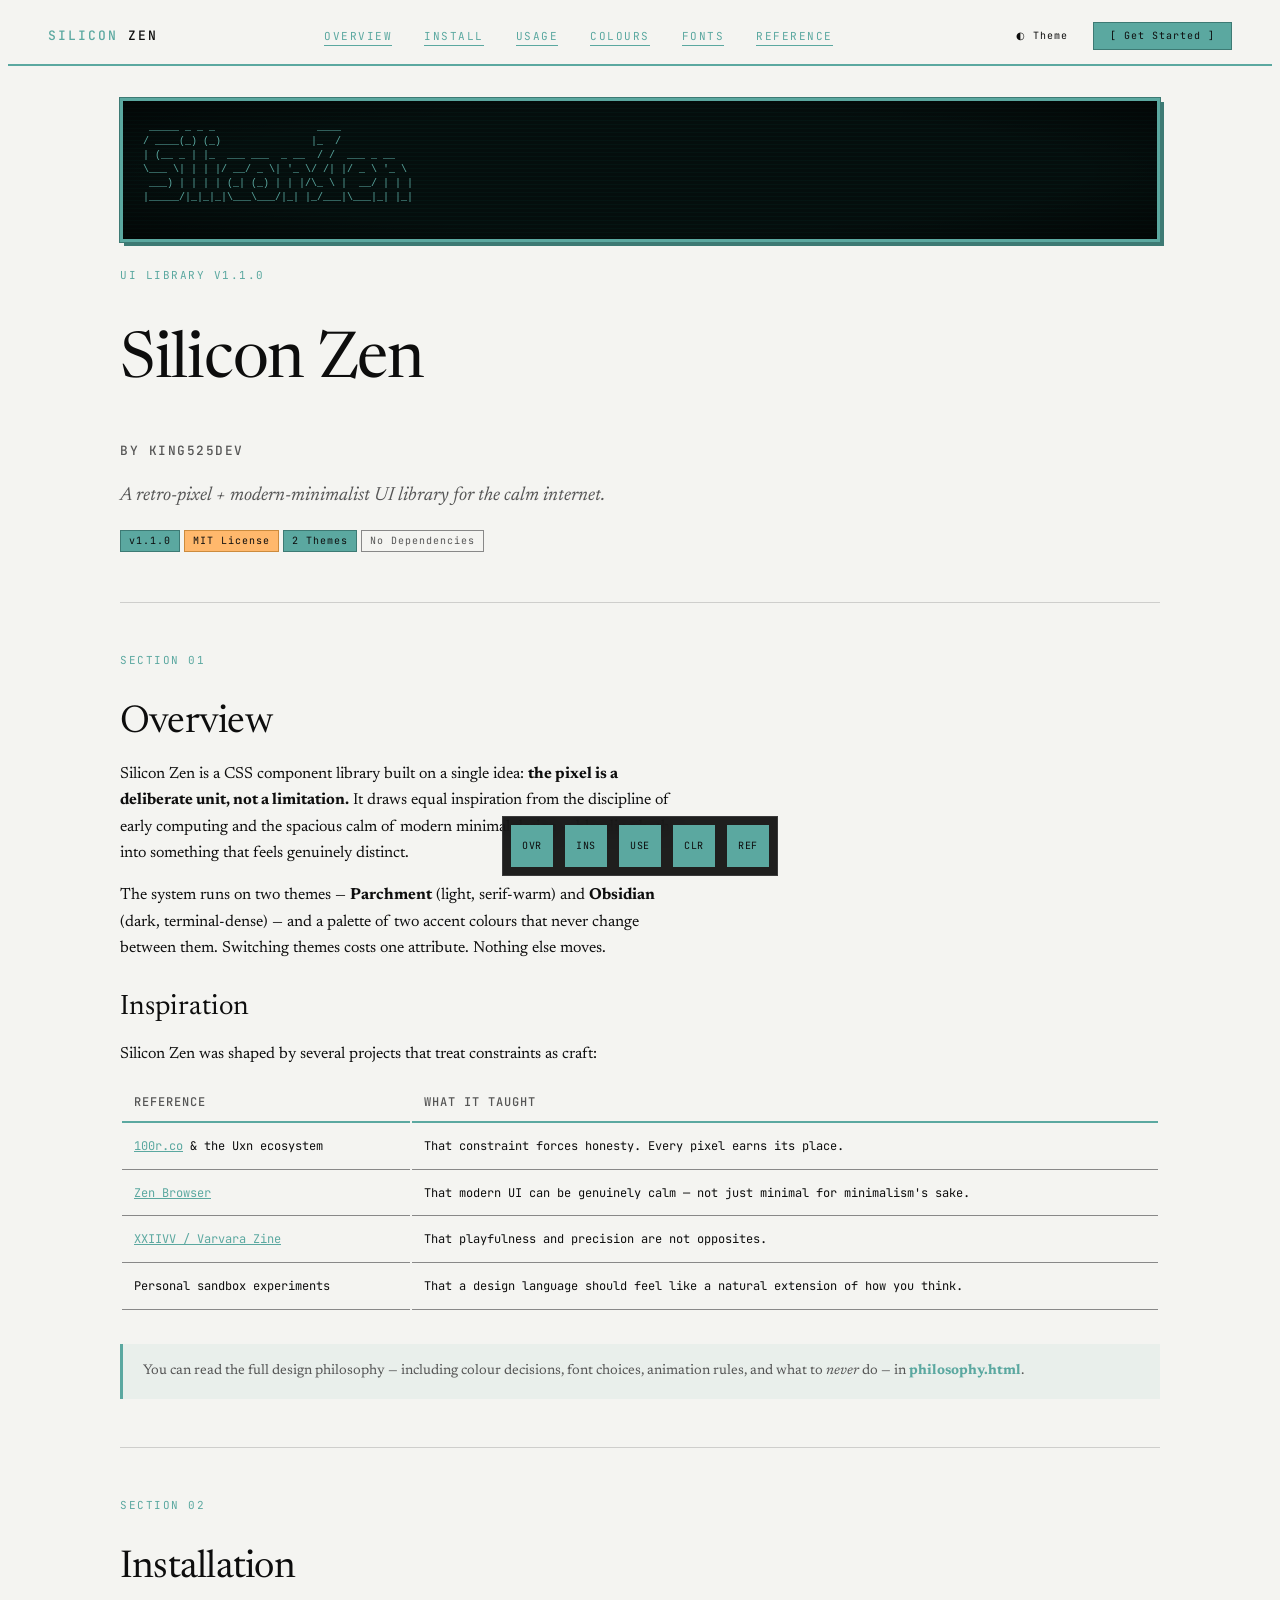
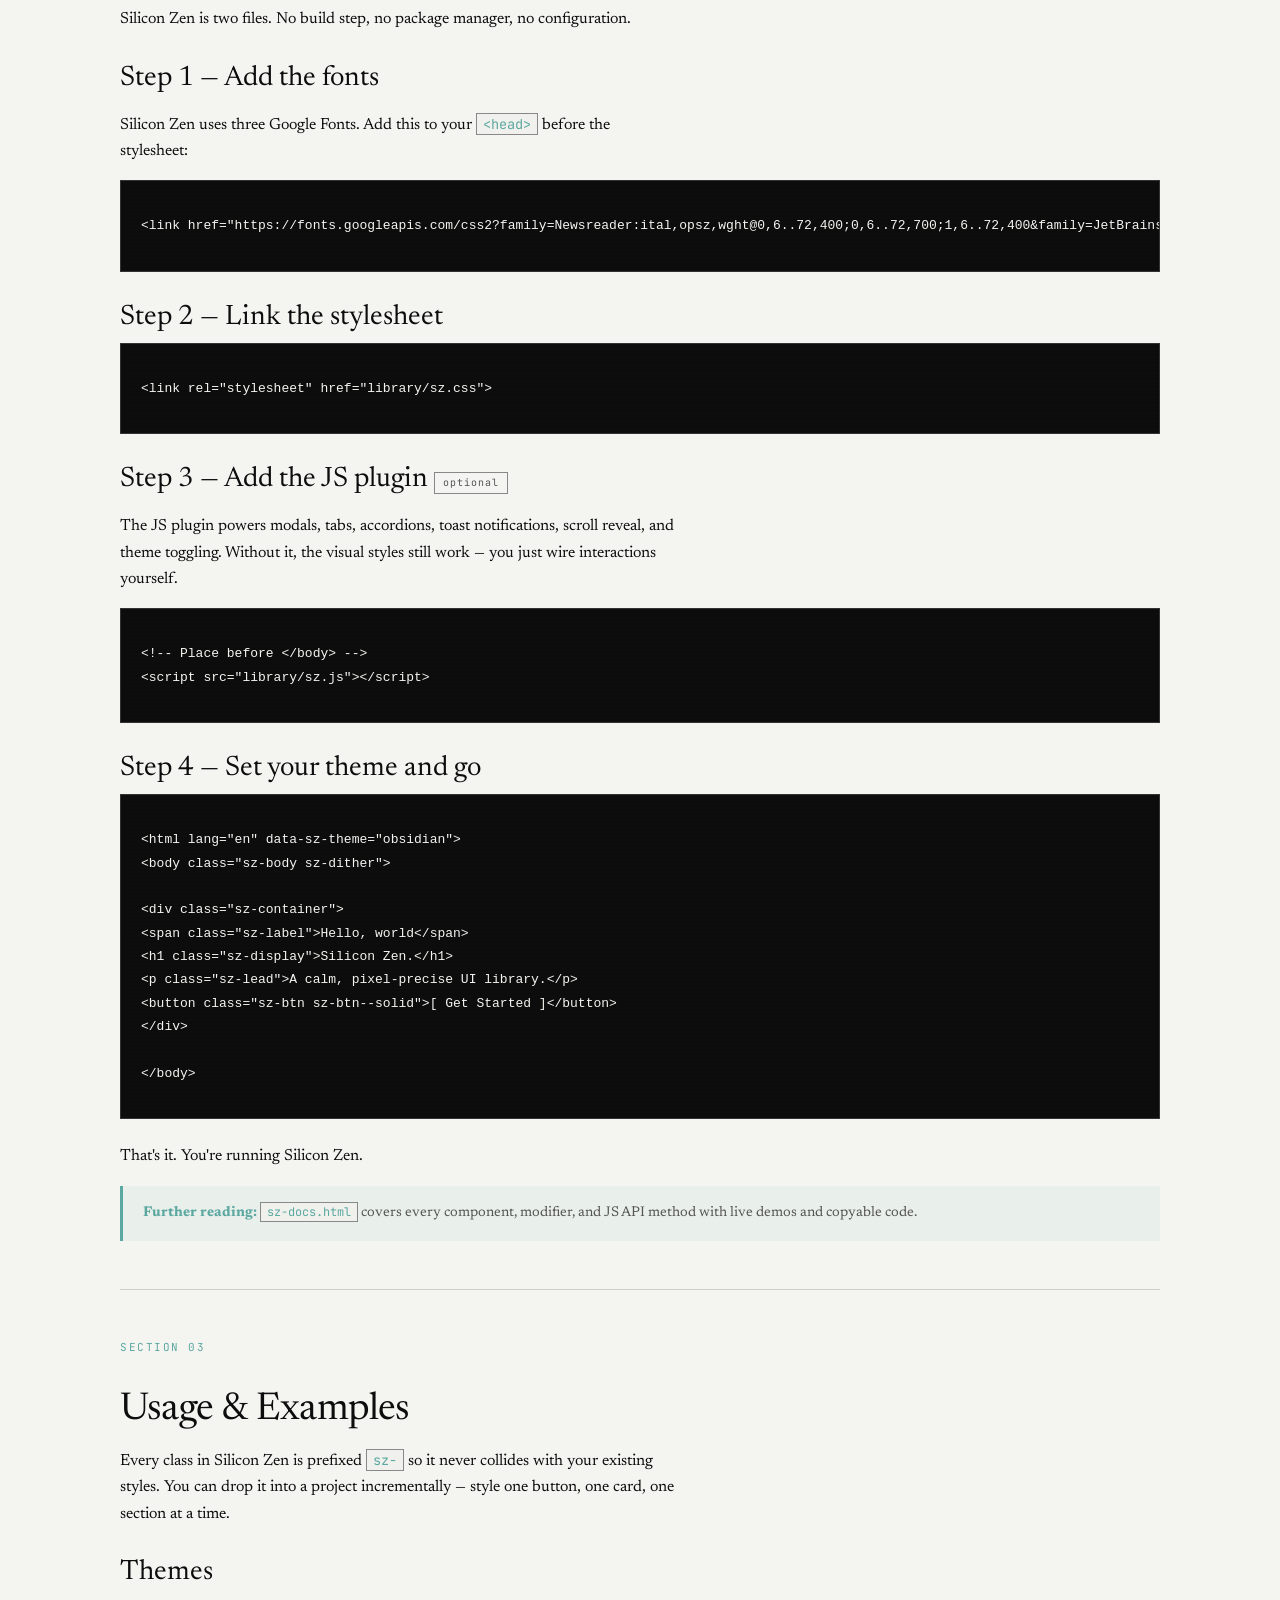
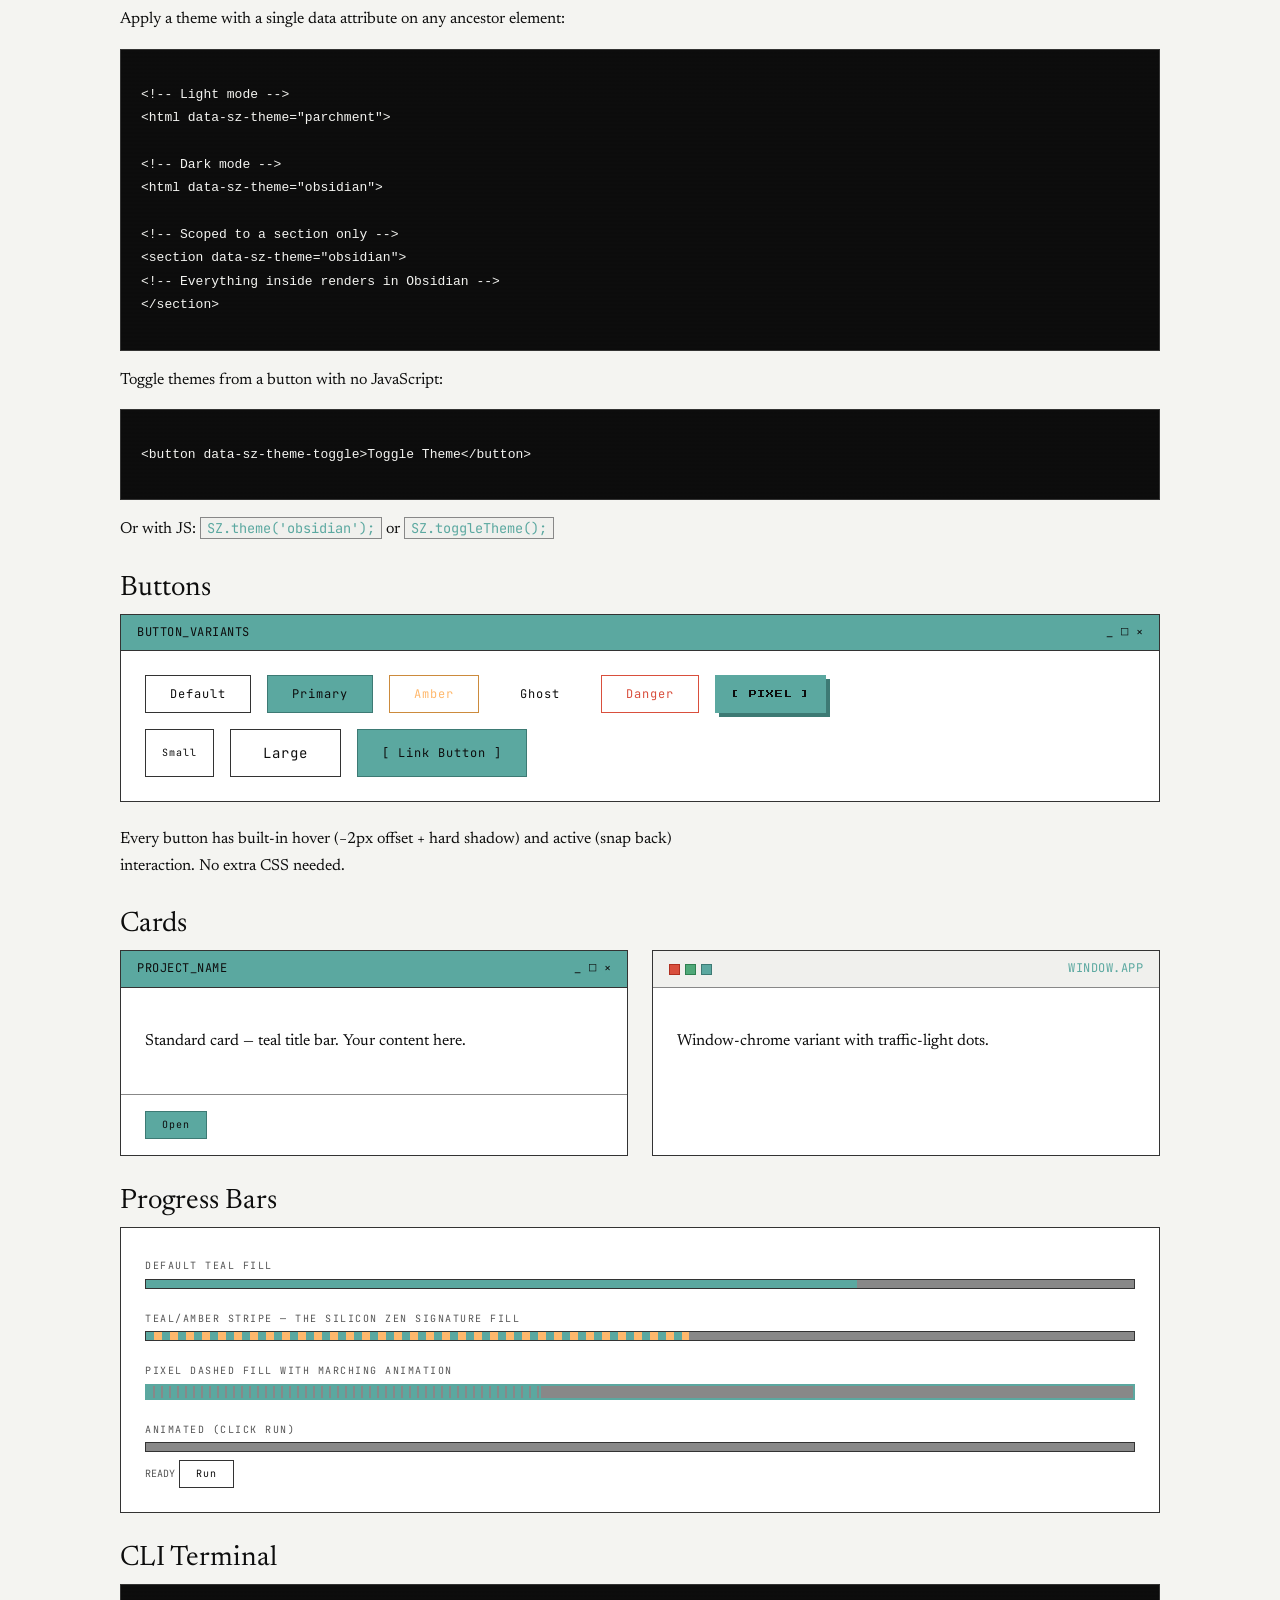
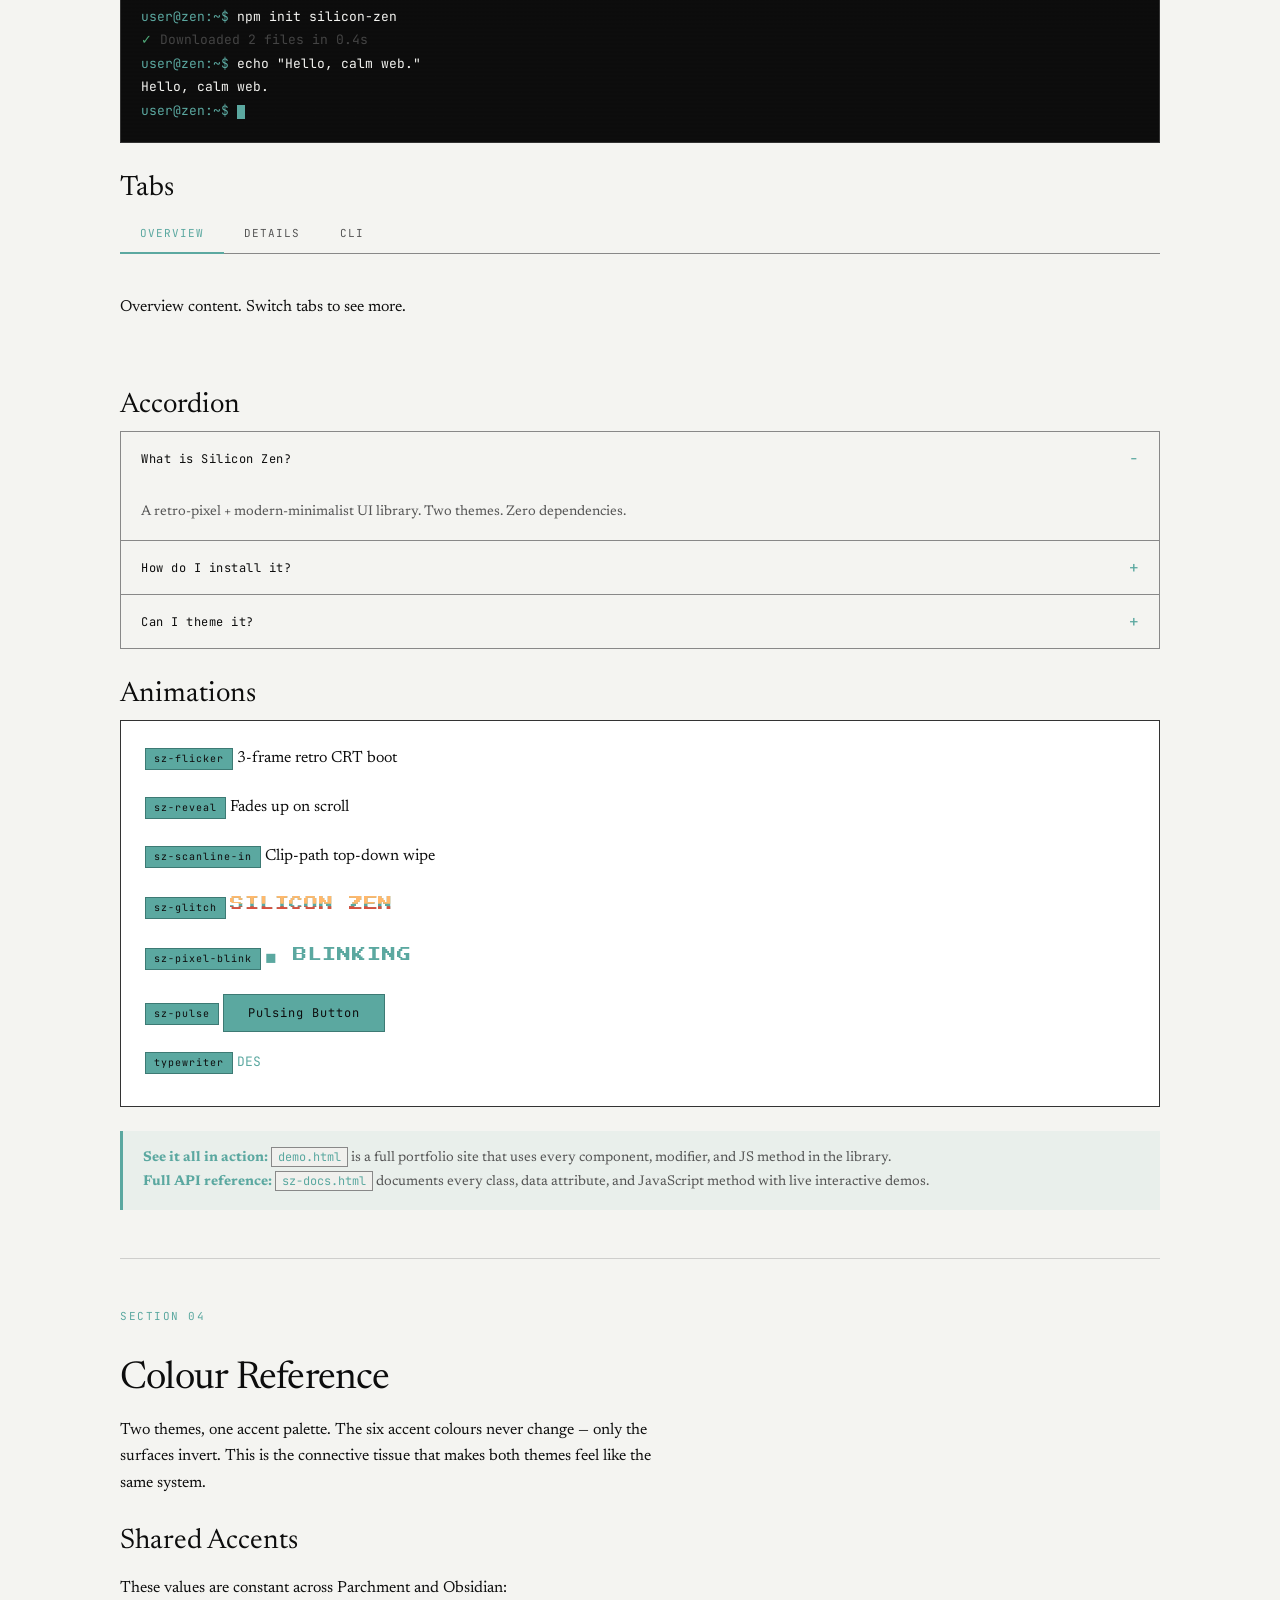
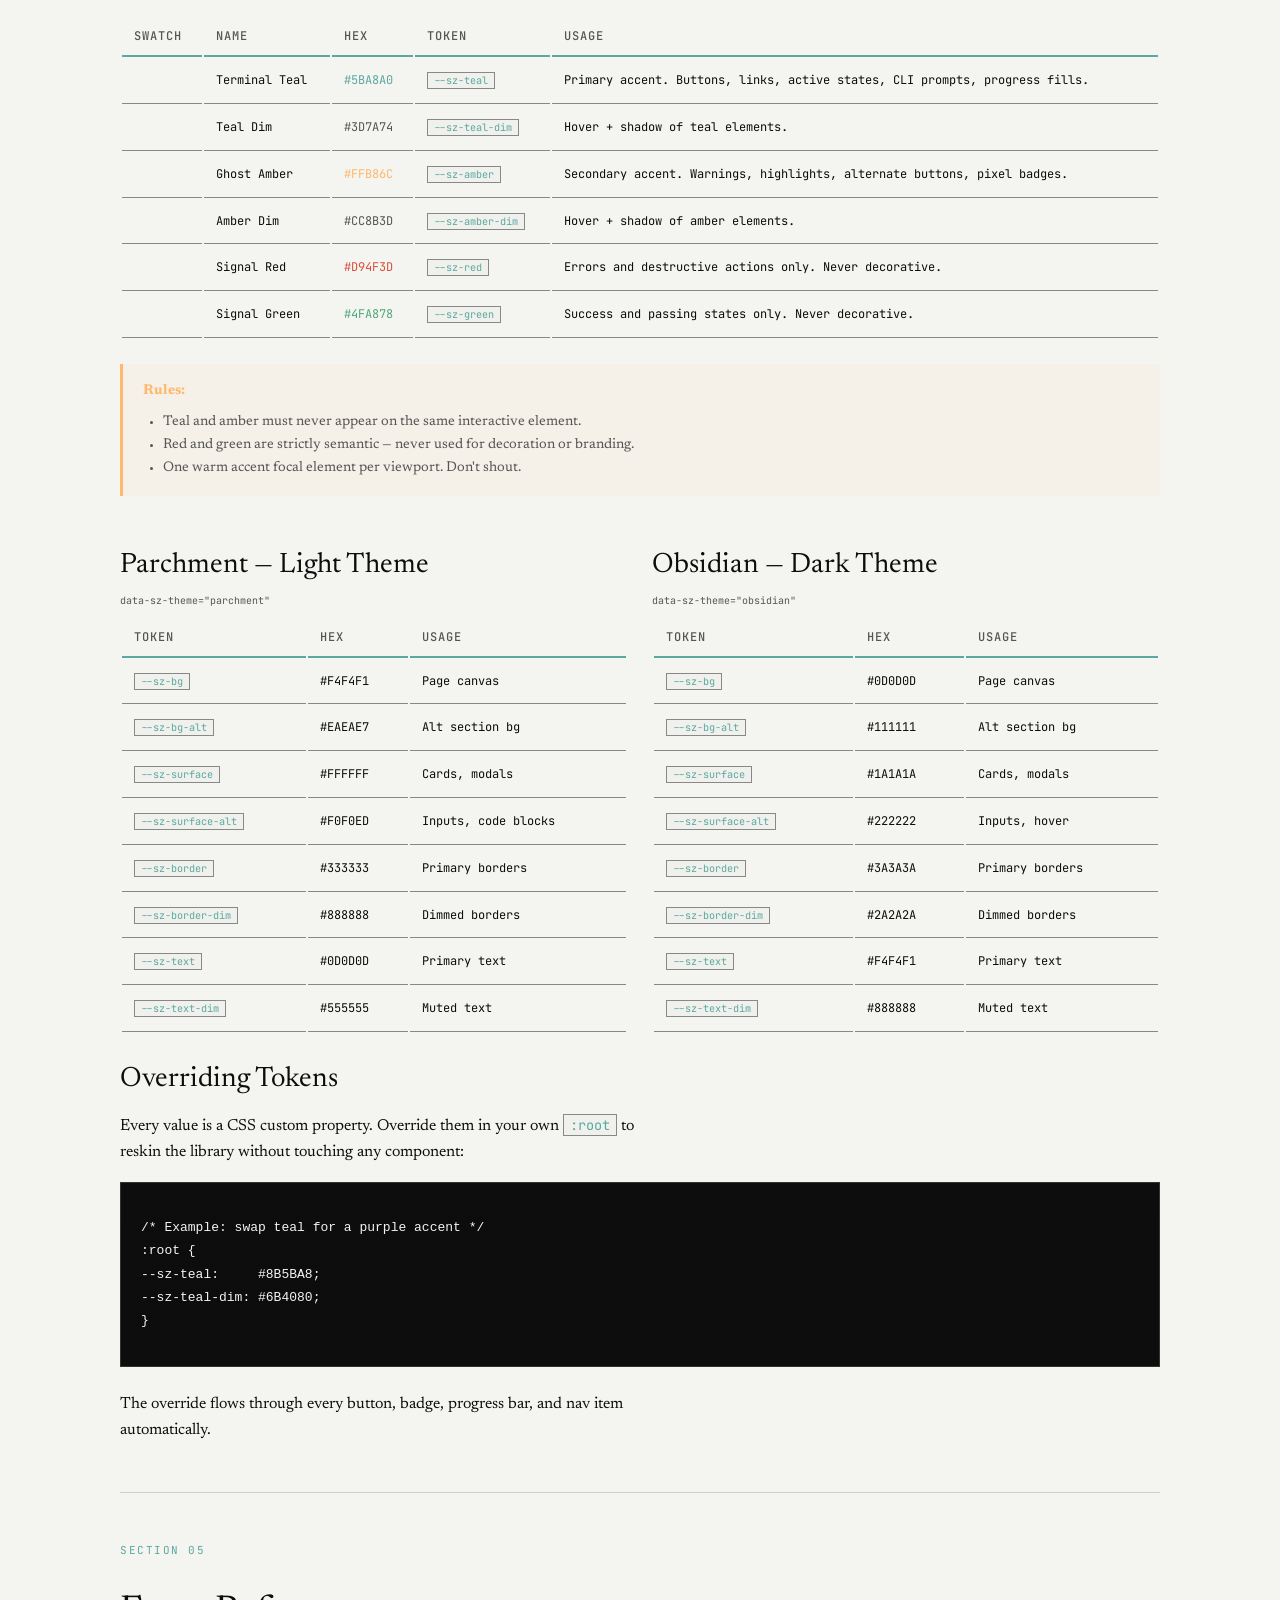
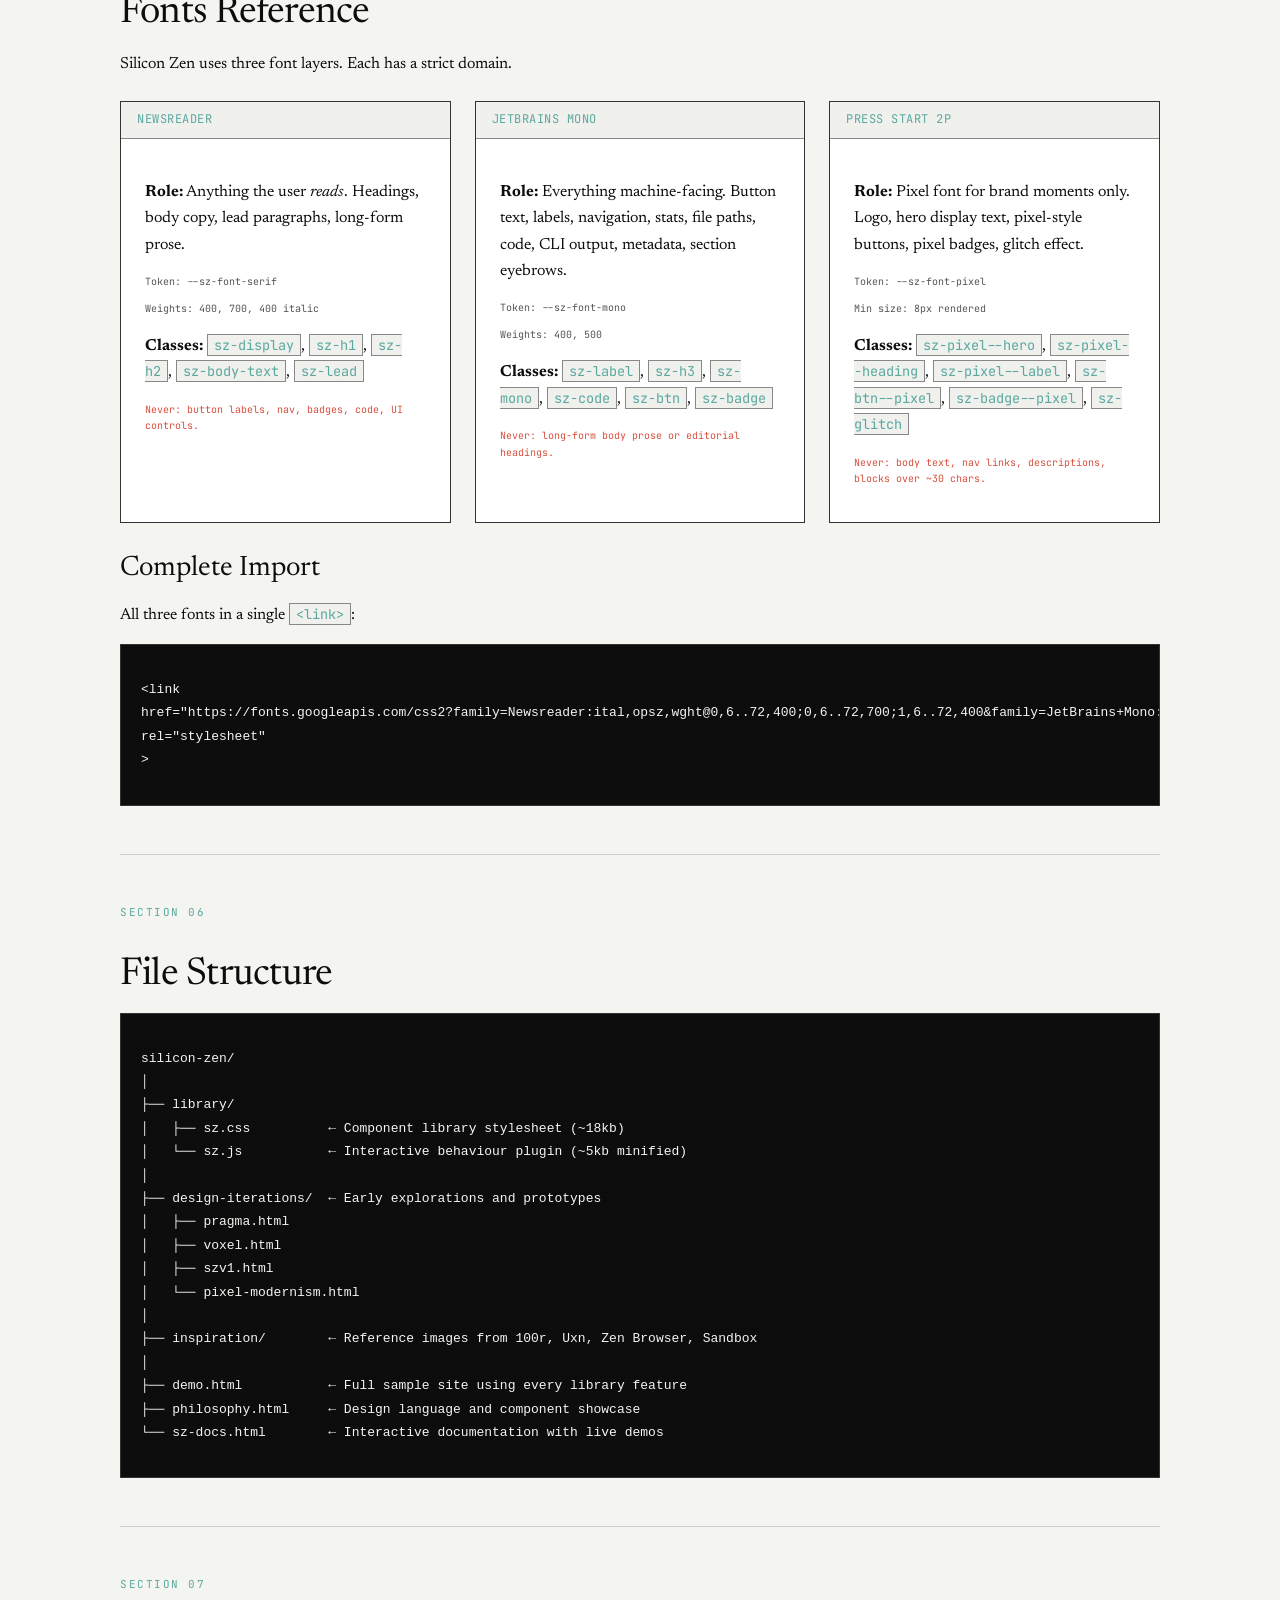
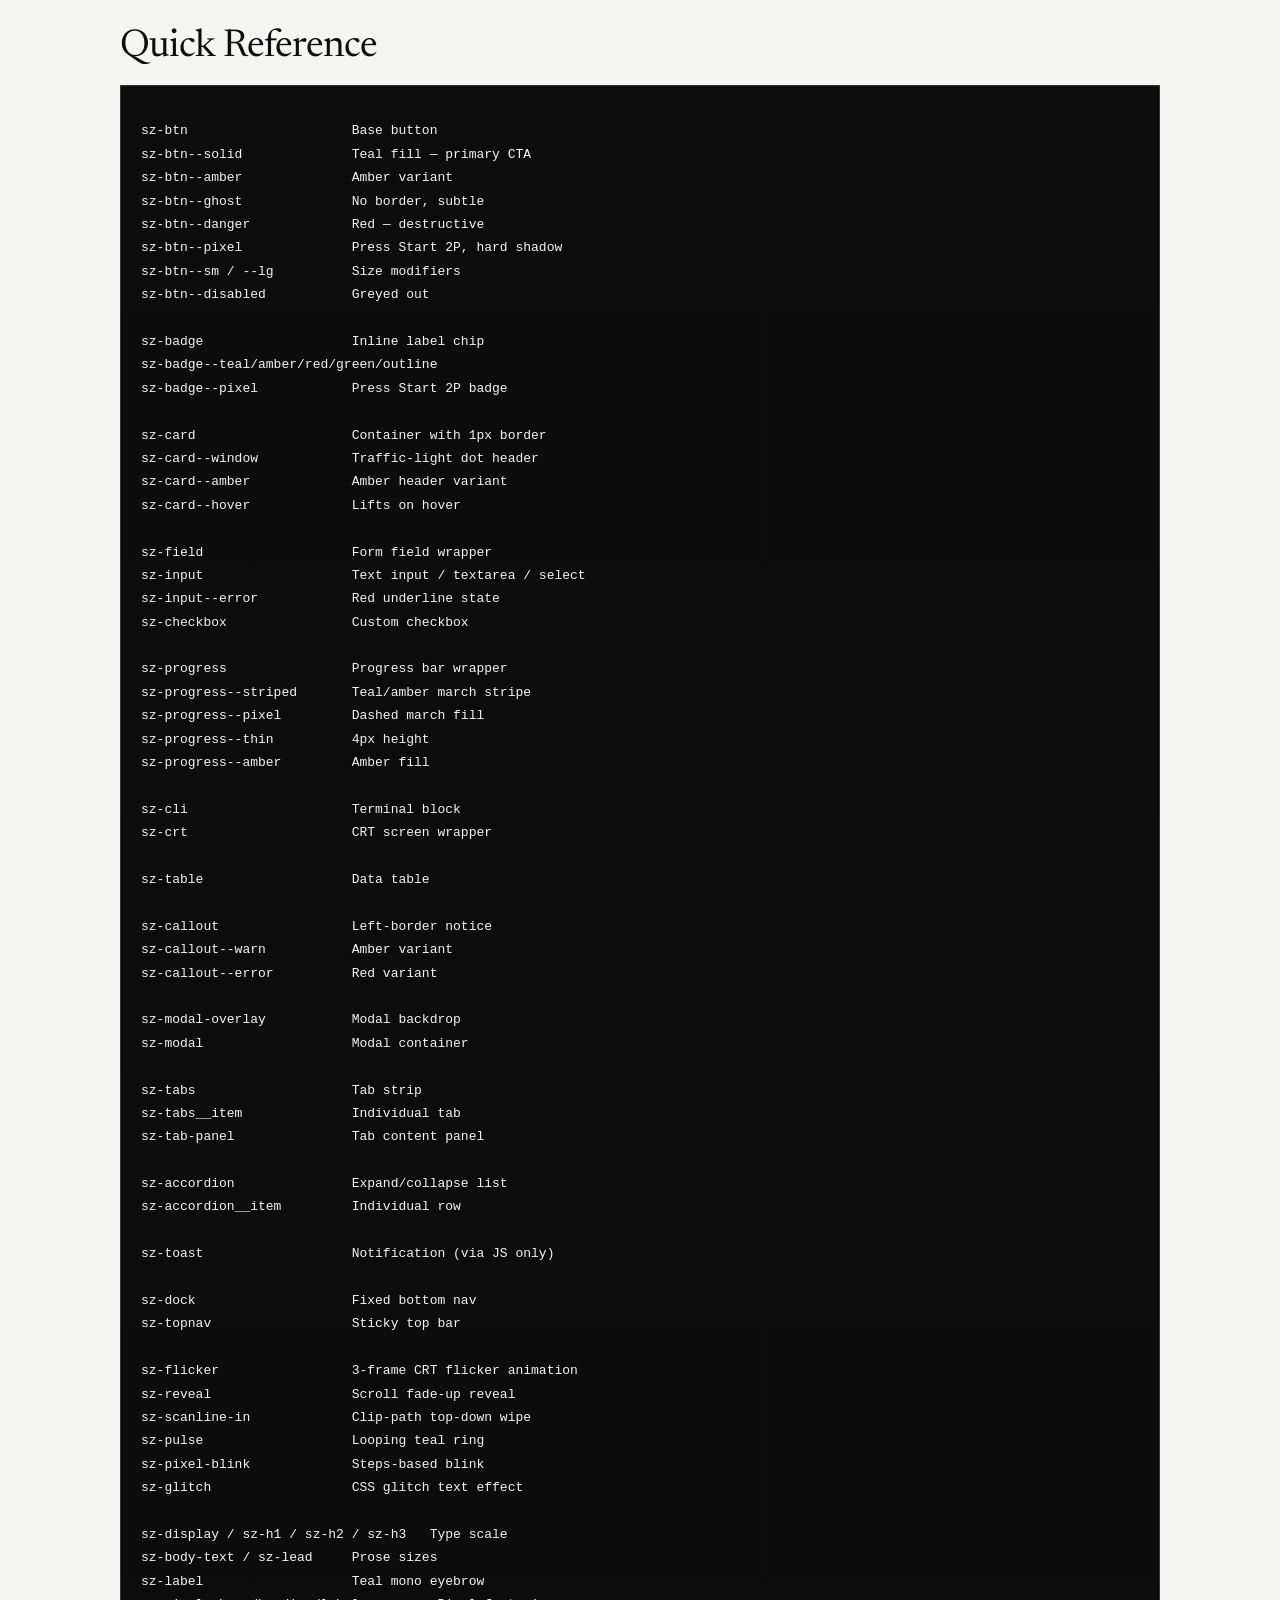
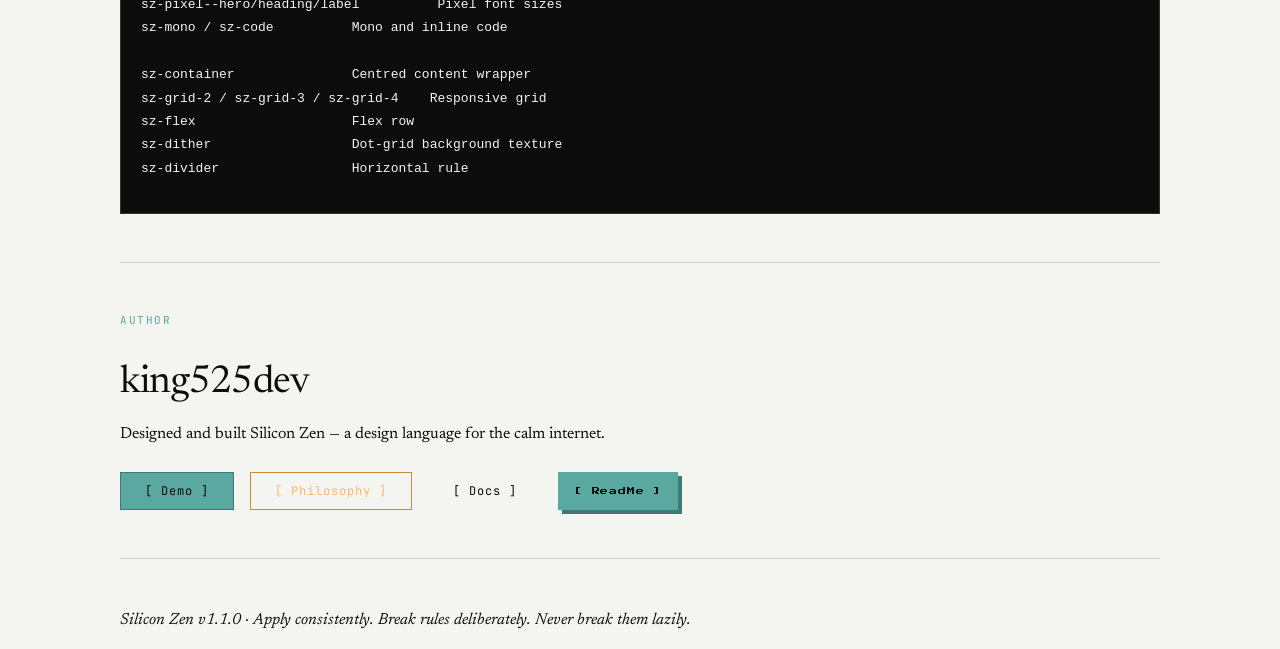
<file: index.html>
<!DOCTYPE html>
<html lang="en" data-sz-theme="parchment">
<head>
    <meta charset="UTF-8">
    <meta name="viewport" content="width=device-width, initial-scale=1.0">
    <title>Silicon Zen — by king525dev</title>
    <meta name="description" content="A retro-pixel + modern-minimalist UI library for the calm internet.">

    <!-- Google Fonts -->
    <link href="https://fonts.googleapis.com/css2?family=Newsreader:ital,opsz,wght@0,6..72,400;0,6..72,700;1,6..72,400&family=JetBrains+Mono:wght@400;500&family=Press+Start+2P&display=swap" rel="stylesheet">

    <!-- sz.css — Silicon Zen UI Library v1.1.0 -->
     <link rel="stylesheet" href="library/sz.css">
</head>
<body class="sz-body sz-dither">

    <!-- ═══════════════════════════════════════════ TOP NAV ═══════════════════════════════════════════ -->
    <nav class="sz-topnav" aria-label="Main navigation">
        <a class="sz-topnav__logo" href="#"><span>Silicon</span> Zen</a>
        <ul class="sz-topnav__links">
            <li><a href="#overview">Overview</a></li>
            <li><a href="#installation">Install</a></li>
            <li><a href="#usage">Usage</a></li>
            <li><a href="#colours">Colours</a></li>
            <li><a href="#fonts">Fonts</a></li>
            <li><a href="#quick-reference">Reference</a></li>
        </ul>
        <div class="sz-topnav__actions">
            <button class="sz-btn sz-btn--ghost sz-btn--sm" data-sz-theme-toggle aria-label="Toggle theme" title="Toggle Parchment / Obsidian">
                ◐ Theme
            </button>
            <a href="#overview" class="sz-btn sz-btn--solid sz-btn--sm">[ Get Started ]</a>
        </div>
    </nav>

    <!-- ═══════════════════════════════════════════ HERO ═══════════════════════════════════════════ -->
    <header class="sz-container sz-mt-8">
        <!-- ASCII Logo in CRT -->
        <div class="sz-crt sz-mb-6 sz-flicker">
            <div class="sz-crt__inner">
                <pre style="margin:0;color:var(--sz-teal);font-size:10px;line-height:1.4;">
 _____ _ _ _                 ____
/ ____(_) (_)               |_  /
| (__ _ | |_  ___ ___  _ __  / /  ___ _ __
\___ \| | | |/ __/ _ \| '_ \/ /| |/ _ \ '_ \
 ___) | | | | (_| (_) | | |/\_ \ |  __/ | | |
|_____/|_|_|_|\___\___/|_| |_/___|\___|_| |_|
                </pre>
            </div>
        </div>

        <span class="sz-label">UI Library v1.1.0</span>
        <h1 class="sz-display">Silicon Zen</h1>
        <h3 class="sz-h3 sz-mb-4">by king525dev</h3>

        <p class="sz-lead sz-mb-4">
            <em>A retro-pixel + modern-minimalist UI library for the calm internet.</em>
        </p>

        <!-- Badges -->
        <div class="sz-inline-flex-wrap sz-mb-6">
            <span class="sz-badge sz-badge--teal">v1.1.0</span>
            <span class="sz-badge sz-badge--amber">MIT License</span>
            <span class="sz-badge sz-badge--teal">2 Themes</span>
            <span class="sz-badge sz-badge--outline">No Dependencies</span>
        </div>
    </header>

    <!-- ═══════════════════════════════════════════ MAIN CONTENT ═══════════════════════════════════════════ -->
    <main class="sz-container">

        <hr class="sz-divider">

        <!-- OVERVIEW -->
        <section id="overview" class="sz-section-anchor">
            <span class="sz-label">Section 01</span>
            <h2 class="sz-h1 sz-mb-4">Overview</h2>

            <div class="sz-body-text sz-mb-6">
                <p>Silicon Zen is a CSS component library built on a single idea: <strong>the pixel is a deliberate unit, not a limitation.</strong> It draws equal inspiration from the discipline of early computing and the spacious calm of modern minimal design — blending both into something that feels genuinely distinct.</p>
                <p>The system runs on two themes — <strong>Parchment</strong> (light, serif-warm) and <strong>Obsidian</strong> (dark, terminal-dense) — and a palette of two accent colours that never change between them. Switching themes costs one attribute. Nothing else moves.</p>
            </div>

            <!-- Inspiration -->
            <h3 class="sz-h2 sz-mb-4">Inspiration</h3>
            <p class="sz-body-text sz-mb-4">Silicon Zen was shaped by several projects that treat constraints as craft:</p>

            <div class="sz-table sz-mb-8" style="overflow-x:auto;">
                <table style="width:100%;">
                    <thead>
                        <tr>
                            <th>Reference</th>
                            <th>What it taught</th>
                        </tr>
                    </thead>
                    <tbody>
                        <tr>
                            <td><a href="https://100r.co" style="color:var(--sz-teal);">100r.co</a> &amp; the Uxn ecosystem</td>
                            <td>That constraint forces honesty. Every pixel earns its place.</td>
                        </tr>
                        <tr>
                            <td><a href="https://zen-browser.app" style="color:var(--sz-teal);">Zen Browser</a></td>
                            <td>That modern UI can be genuinely calm — not just minimal for minimalism's sake.</td>
                        </tr>
                        <tr>
                            <td><a href="https://wiki.xxiivv.com/site/varvara_zine.html" style="color:var(--sz-teal);">XXIIVV / Varvara Zine</a></td>
                            <td>That playfulness and precision are not opposites.</td>
                        </tr>
                        <tr>
                            <td>Personal sandbox experiments</td>
                            <td>That a design language should feel like a natural extension of how you think.</td>
                        </tr>
                    </tbody>
                </table>
            </div>

            <div class="sz-callout sz-callout--info sz-mb-6">
                You can read the full design philosophy — including colour decisions, font choices, animation rules, and what to <em>never</em> do — in <strong>philosophy.html</strong>.
            </div>
        </section>

        <hr class="sz-divider">

        <!-- INSTALLATION -->
        <section id="installation" class="sz-section-anchor">
            <span class="sz-label">Section 02</span>
            <h2 class="sz-h1 sz-mb-4">Installation</h2>
            <p class="sz-body-text sz-mb-4">Silicon Zen is two files. No build step, no package manager, no configuration.</p>

            <h3 class="sz-h2 sz-mb-2">Step 1 — Add the fonts</h3>
            <p class="sz-body-text sz-mb-4">Silicon Zen uses three Google Fonts. Add this to your <span class="sz-code">&lt;head&gt;</span> before the stylesheet:</p>

            <div class="sz-cli sz-mb-6">
                <div class="sz-cli__inner">
                    <pre>&lt;link href="https://fonts.googleapis.com/css2?family=Newsreader:ital,opsz,wght@0,6..72,400;0,6..72,700;1,6..72,400&family=JetBrains+Mono:wght@400;500&family=Press+Start+2P&display=swap" rel="stylesheet"&gt;</pre>
                </div>
            </div>

            <h3 class="sz-h2 sz-mb-2">Step 2 — Link the stylesheet</h3>
            <div class="sz-cli sz-mb-6">
                <div class="sz-cli__inner">
                    <pre>&lt;link rel="stylesheet" href="library/sz.css"&gt;</pre>
                </div>
            </div>

            <h3 class="sz-h2 sz-mb-2">Step 3 — Add the JS plugin <span class="sz-badge sz-badge--outline">optional</span></h3>
            <p class="sz-body-text sz-mb-4">The JS plugin powers modals, tabs, accordions, toast notifications, scroll reveal, and theme toggling. Without it, the visual styles still work — you just wire interactions yourself.</p>
            <div class="sz-cli sz-mb-6">
                <div class="sz-cli__inner">
                    <pre>&lt;!-- Place before &lt;/body&gt; --&gt;
&lt;script src="library/sz.js"&gt;&lt;/script&gt;</pre>
                </div>
            </div>

            <h3 class="sz-h2 sz-mb-2">Step 4 — Set your theme and go</h3>
            <div class="sz-cli sz-mb-6">
                <div class="sz-cli__inner">
                    <pre>&lt;html lang="en" data-sz-theme="obsidian"&gt;
&lt;body class="sz-body sz-dither"&gt;

&lt;div class="sz-container"&gt;
&lt;span class="sz-label"&gt;Hello, world&lt;/span&gt;
&lt;h1 class="sz-display"&gt;Silicon Zen.&lt;/h1&gt;
&lt;p class="sz-lead"&gt;A calm, pixel-precise UI library.&lt;/p&gt;
&lt;button class="sz-btn sz-btn--solid"&gt;[ Get Started ]&lt;/button&gt;
&lt;/div&gt;

&lt;/body&gt;</pre>
                </div>
            </div>

            <p class="sz-body-text">That's it. You're running Silicon Zen.</p>
            <div class="sz-callout sz-callout--info sz-mb-6">
                <strong>Further reading:</strong> <code class="sz-code">sz-docs.html</code> covers every component, modifier, and JS API method with live demos and copyable code.
            </div>
        </section>

        <hr class="sz-divider">

        <!-- USAGE & EXAMPLES -->
        <section id="usage" class="sz-section-anchor">
            <span class="sz-label">Section 03</span>
            <h2 class="sz-h1 sz-mb-4">Usage &amp; Examples</h2>
            <p class="sz-body-text sz-mb-6">Every class in Silicon Zen is prefixed <span class="sz-code">sz-</span> so it never collides with your existing styles. You can drop it into a project incrementally — style one button, one card, one section at a time.</p>

            <!-- Themes -->
            <h3 class="sz-h2 sz-mb-2" id="usage-themes">Themes</h3>
            <p class="sz-body-text sz-mb-4">Apply a theme with a single data attribute on any ancestor element:</p>
            <div class="sz-cli sz-mb-4">
                <div class="sz-cli__inner">
                    <pre>&lt;!-- Light mode --&gt;
&lt;html data-sz-theme="parchment"&gt;

&lt;!-- Dark mode --&gt;
&lt;html data-sz-theme="obsidian"&gt;

&lt;!-- Scoped to a section only --&gt;
&lt;section data-sz-theme="obsidian"&gt;
&lt;!-- Everything inside renders in Obsidian --&gt;
&lt;/section&gt;</pre>
                </div>
            </div>
            <p class="sz-body-text sz-mb-4">Toggle themes from a button with no JavaScript:</p>
            <div class="sz-cli sz-mb-4">
                <div class="sz-cli__inner">
                    <pre>&lt;button data-sz-theme-toggle&gt;Toggle Theme&lt;/button&gt;</pre>
                </div>
            </div>
            <p class="sz-body-text sz-mb-6">Or with JS: <span class="sz-code">SZ.theme('obsidian');</span> or <span class="sz-code">SZ.toggleTheme();</span></p>

            <!-- Buttons Card -->
            <h3 class="sz-h2 sz-mb-2">Buttons</h3>
            <div class="sz-card sz-mb-6">
                <div class="sz-card__header">
                    <span class="sz-card__title">BUTTON_VARIANTS</span>
                    <span class="sz-card__title">_ □ ×</span>
                </div>
                <div class="sz-card__body">
                    <div class="sz-flex sz-mb-4">
                        <button class="sz-btn">Default</button>
                        <button class="sz-btn sz-btn--solid">Primary</button>
                        <button class="sz-btn sz-btn--amber">Amber</button>
                        <button class="sz-btn sz-btn--ghost">Ghost</button>
                        <button class="sz-btn sz-btn--danger">Danger</button>
                        <button class="sz-btn sz-btn--pixel">[ PIXEL ]</button>
                    </div>
                    <div class="sz-flex">
                        <button class="sz-btn sz-btn--sm">Small</button>
                        <button class="sz-btn sz-btn--lg">Large</button>
                        <a href="#" class="sz-btn sz-btn--solid">[ Link Button ]</a>
                    </div>
                </div>
            </div>
            <p class="sz-body-text sz-mb-6">Every button has built-in hover (−2px offset + hard shadow) and active (snap back) interaction. No extra CSS needed.</p>

            <!-- Cards -->
            <h3 class="sz-h2 sz-mb-2">Cards</h3>
            <div class="sz-grid-2 sz-mb-6">
                <div class="sz-card">
                    <div class="sz-card__header">
                        <span class="sz-card__title">PROJECT_NAME</span>
                        <span class="sz-card__title">_ □ ×</span>
                    </div>
                    <div class="sz-card__body">
                        <p class="sz-body-text">Standard card — teal title bar. Your content here.</p>
                    </div>
                    <div class="sz-card__footer">
                        <button class="sz-btn sz-btn--sm sz-btn--solid">Open</button>
                    </div>
                </div>
                <div class="sz-card sz-card--window">
                    <div class="sz-card__header">
                        <div class="sz-card__dots">
                            <div class="sz-card__dot sz-card__dot--r"></div>
                            <div class="sz-card__dot sz-card__dot--g"></div>
                            <div class="sz-card__dot sz-card__dot--b"></div>
                        </div>
                        <span class="sz-card__title">WINDOW.APP</span>
                    </div>
                    <div class="sz-card__body">
                        <p class="sz-body-text">Window-chrome variant with traffic-light dots.</p>
                    </div>
                </div>
            </div>

            <!-- Progress Bars -->
            <h3 class="sz-h2 sz-mb-2">Progress Bars</h3>
            <div class="sz-card sz-mb-6">
                <div class="sz-card__body">
                    <div class="sz-mb-4">
                        <span class="sz-field__label">Default teal fill</span>
                        <div class="sz-progress"><div class="sz-progress__fill" style="width:72%"></div></div>
                    </div>
                    <div class="sz-mb-4">
                        <span class="sz-field__label">Teal/amber stripe — the Silicon Zen signature fill</span>
                        <div class="sz-progress sz-progress--striped"><div class="sz-progress__fill" style="width:55%"></div></div>
                    </div>
                    <div class="sz-mb-4">
                        <span class="sz-field__label">Pixel dashed fill with marching animation</span>
                        <div class="sz-progress sz-progress--pixel"><div class="sz-progress__fill" style="width:40%"></div></div>
                    </div>
                    <div>
                        <span class="sz-field__label">Animated (click Run)</span>
                        <div id="demo-bar" class="sz-progress sz-progress--striped"><div class="sz-progress__fill"></div></div>
                        <span id="demo-label" class="sz-mono sz-text-dim" style="font-size:10px;">READY</span>
                        <button data-sz-progress-run="#demo-bar" data-sz-progress-label="#demo-label" class="sz-btn sz-btn--sm sz-mt-2">Run</button>
                    </div>
                </div>
            </div>

            <!-- CLI Terminal -->
            <h3 class="sz-h2 sz-mb-2">CLI Terminal</h3>
            <div class="sz-cli sz-mb-6">
                <div class="sz-cli__inner">
                    <span class="sz-prompt">user@zen:~$</span> npm init silicon-zen<br>
                    <span class="sz-ok">✓</span> <span class="sz-muted">Downloaded 2 files in 0.4s</span><br>
                    <span class="sz-prompt">user@zen:~$</span> echo "Hello, calm web."<br>
                    Hello, calm web.<br>
                    <span class="sz-prompt">user@zen:~$</span> <span class="sz-cli__cursor"></span>
                </div>
            </div>

            <!-- Tabs -->
            <h3 class="sz-h2 sz-mb-2">Tabs</h3>
            <div data-sz-tabs-scope class="sz-mb-6">
                <div class="sz-tabs">
                    <button class="sz-tabs__item is-active" data-sz-tab="panel-a">Overview</button>
                    <button class="sz-tabs__item" data-sz-tab="panel-b">Details</button>
                    <button class="sz-tabs__item" data-sz-tab="panel-c">CLI</button>
                </div>
                <div id="panel-a" class="sz-tab-panel is-active">
                    <p class="sz-body-text">Overview content. Switch tabs to see more.</p>
                </div>
                <div id="panel-b" class="sz-tab-panel">
                    <p class="sz-body-text">Details content. This is panel B.</p>
                </div>
                <div id="panel-c" class="sz-tab-panel">
                    <div class="sz-cli sz-cli--sm"><div class="sz-cli__inner"><span class="sz-prompt">$</span> cat details.txt<br><span class="sz-muted">CLI panel active.</span></div></div>
                </div>
            </div>

            <!-- Accordion -->
            <h3 class="sz-h2 sz-mb-2">Accordion</h3>
            <div class="sz-accordion sz-mb-6" data-sz-single>
                <div class="sz-accordion__item is-open">
                    <button class="sz-accordion__trigger">What is Silicon Zen?</button>
                    <div class="sz-accordion__body">
                        A retro-pixel + modern-minimalist UI library. Two themes. Zero dependencies.
                    </div>
                </div>
                <div class="sz-accordion__item">
                    <button class="sz-accordion__trigger">How do I install it?</button>
                    <div class="sz-accordion__body">
                        Two files — sz.css and sz.js. See Installation above.
                    </div>
                </div>
                <div class="sz-accordion__item">
                    <button class="sz-accordion__trigger">Can I theme it?</button>
                    <div class="sz-accordion__body">
                        Yes — switch between Parchment and Obsidian with one data attribute.
                    </div>
                </div>
            </div>

            <!-- Animations -->
            <h3 class="sz-h2 sz-mb-2">Animations</h3>
            <div class="sz-card sz-mb-6">
                <div class="sz-card__body">
                    <div class="sz-flex sz-flex--col" style="gap:16px;">
                        <div><span class="sz-badge sz-badge--teal sz-mb-2">sz-flicker</span> <span class="sz-body-text">3-frame retro CRT boot</span></div>
                        <div><span class="sz-badge sz-badge--teal sz-mb-2">sz-reveal</span> <span class="sz-body-text">Fades up on scroll</span></div>
                        <div><span class="sz-badge sz-badge--teal sz-mb-2">sz-scanline-in</span> <span class="sz-body-text">Clip-path top-down wipe</span></div>
                        <div>
                            <span class="sz-badge sz-badge--teal sz-mb-2">sz-glitch</span>
                            <span class="sz-glitch sz-pixel--heading" data-text="SILICON ZEN">SILICON ZEN</span>
                        </div>
                        <div>
                            <span class="sz-badge sz-badge--teal sz-mb-2">sz-pixel-blink</span>
                            <span class="sz-pixel-blink sz-pixel--heading sz-text-teal">◼ BLINKING</span>
                        </div>
                        <div>
                            <span class="sz-badge sz-badge--teal sz-mb-2">sz-pulse</span>
                            <button class="sz-btn sz-btn--solid sz-pulse">Pulsing Button</button>
                        </div>
                        <div>
                            <span class="sz-badge sz-badge--teal sz-mb-2">typewriter</span>
                            <span data-sz-typewriter data-sz-tw-words="DEVELOPER.,DESIGNER.,CRAFTSMAN." data-sz-tw-speed="100" class="sz-mono sz-text-teal" style="font-size:13px;"></span>
                        </div>
                    </div>
                </div>
            </div>

            <div class="sz-callout sz-callout--info sz-mb-6">
                <strong>See it all in action:</strong> <code class="sz-code">demo.html</code> is a full portfolio site that uses every component, modifier, and JS method in the library.<br>
                <strong>Full API reference:</strong> <code class="sz-code">sz-docs.html</code> documents every class, data attribute, and JavaScript method with live interactive demos.
            </div>
        </section>

        <hr class="sz-divider">

        <!-- COLOUR REFERENCE -->
        <section id="colours" class="sz-section-anchor">
            <span class="sz-label">Section 04</span>
            <h2 class="sz-h1 sz-mb-4">Colour Reference</h2>
            <p class="sz-body-text sz-mb-6">Two themes, one accent palette. The six accent colours never change — only the surfaces invert. This is the connective tissue that makes both themes feel like the same system.</p>

            <h3 class="sz-h2 sz-mb-4">Shared Accents</h3>
            <p class="sz-body-text sz-mb-4">These values are constant across Parchment and Obsidian:</p>

            <div class="sz-table sz-mb-6" style="overflow-x:auto;">
                <table style="width:100%;">
                    <thead>
                        <tr><th>Swatch</th><th>Name</th><th>Hex</th><th>Token</th><th>Usage</th></tr>
                    </thead>
                    <tbody>
                        <tr>
                            <td><span class="sz-color-dot" style="background:#5BA8A0;display:inline-block;"></span></td>
                            <td>Terminal Teal</td>
                            <td class="sz-teal">#5BA8A0</td>
                            <td><code class="sz-code">--sz-teal</code></td>
                            <td>Primary accent. Buttons, links, active states, CLI prompts, progress fills.</td>
                        </tr>
                        <tr>
                            <td><span class="sz-color-dot" style="background:#3D7A74;display:inline-block;"></span></td>
                            <td>Teal Dim</td>
                            <td class="sz-muted">#3D7A74</td>
                            <td><code class="sz-code">--sz-teal-dim</code></td>
                            <td>Hover + shadow of teal elements.</td>
                        </tr>
                        <tr>
                            <td><span class="sz-color-dot" style="background:#FFB86C;display:inline-block;"></span></td>
                            <td>Ghost Amber</td>
                            <td class="sz-amber">#FFB86C</td>
                            <td><code class="sz-code">--sz-amber</code></td>
                            <td>Secondary accent. Warnings, highlights, alternate buttons, pixel badges.</td>
                        </tr>
                        <tr>
                            <td><span class="sz-color-dot" style="background:#CC8B3D;display:inline-block;"></span></td>
                            <td>Amber Dim</td>
                            <td class="sz-muted">#CC8B3D</td>
                            <td><code class="sz-code">--sz-amber-dim</code></td>
                            <td>Hover + shadow of amber elements.</td>
                        </tr>
                        <tr>
                            <td><span class="sz-color-dot" style="background:#D94F3D;display:inline-block;"></span></td>
                            <td>Signal Red</td>
                            <td class="sz-red">#D94F3D</td>
                            <td><code class="sz-code">--sz-red</code></td>
                            <td>Errors and destructive actions only. Never decorative.</td>
                        </tr>
                        <tr>
                            <td><span class="sz-color-dot" style="background:#4FA878;display:inline-block;"></span></td>
                            <td>Signal Green</td>
                            <td class="sz-green">#4FA878</td>
                            <td><code class="sz-code">--sz-green</code></td>
                            <td>Success and passing states only. Never decorative.</td>
                        </tr>
                    </tbody>
                </table>
            </div>

            <div class="sz-callout sz-callout--warn sz-mb-6">
                <strong>Rules:</strong>
                <ul style="margin:8px 0 0 0;padding-left:20px;font-family:var(--sz-font-serif);">
                    <li>Teal and amber must never appear on the same interactive element.</li>
                    <li>Red and green are strictly semantic — never used for decoration or branding.</li>
                    <li>One warm accent focal element per viewport. Don't shout.</li>
                </ul>
            </div>

            <!-- Theme tables side by side -->
            <div class="sz-grid-2 sz-mb-6">
                <div>
                    <h3 class="sz-h2 sz-mb-2">Parchment — Light Theme</h3>
                    <p class="sz-mono sz-text-dim sz-mb-2" style="font-size:10px;">data-sz-theme="parchment"</p>
                    <div class="sz-table" style="overflow-x:auto;">
                        <table style="width:100%;">
                            <thead><tr><th>Token</th><th>Hex</th><th>Usage</th></tr></thead>
                            <tbody>
                                <tr><td><code class="sz-code">--sz-bg</code></td><td>#F4F4F1</td><td>Page canvas</td></tr>
                                <tr><td><code class="sz-code">--sz-bg-alt</code></td><td>#EAEAE7</td><td>Alt section bg</td></tr>
                                <tr><td><code class="sz-code">--sz-surface</code></td><td>#FFFFFF</td><td>Cards, modals</td></tr>
                                <tr><td><code class="sz-code">--sz-surface-alt</code></td><td>#F0F0ED</td><td>Inputs, code blocks</td></tr>
                                <tr><td><code class="sz-code">--sz-border</code></td><td>#333333</td><td>Primary borders</td></tr>
                                <tr><td><code class="sz-code">--sz-border-dim</code></td><td>#888888</td><td>Dimmed borders</td></tr>
                                <tr><td><code class="sz-code">--sz-text</code></td><td>#0D0D0D</td><td>Primary text</td></tr>
                                <tr><td><code class="sz-code">--sz-text-dim</code></td><td>#555555</td><td>Muted text</td></tr>
                            </tbody>
                        </table>
                    </div>
                </div>
                <div>
                    <h3 class="sz-h2 sz-mb-2">Obsidian — Dark Theme</h3>
                    <p class="sz-mono sz-text-dim sz-mb-2" style="font-size:10px;">data-sz-theme="obsidian"</p>
                    <div class="sz-table" style="overflow-x:auto;">
                        <table style="width:100%;">
                            <thead><tr><th>Token</th><th>Hex</th><th>Usage</th></tr></thead>
                            <tbody>
                                <tr><td><code class="sz-code">--sz-bg</code></td><td>#0D0D0D</td><td>Page canvas</td></tr>
                                <tr><td><code class="sz-code">--sz-bg-alt</code></td><td>#111111</td><td>Alt section bg</td></tr>
                                <tr><td><code class="sz-code">--sz-surface</code></td><td>#1A1A1A</td><td>Cards, modals</td></tr>
                                <tr><td><code class="sz-code">--sz-surface-alt</code></td><td>#222222</td><td>Inputs, hover</td></tr>
                                <tr><td><code class="sz-code">--sz-border</code></td><td>#3A3A3A</td><td>Primary borders</td></tr>
                                <tr><td><code class="sz-code">--sz-border-dim</code></td><td>#2A2A2A</td><td>Dimmed borders</td></tr>
                                <tr><td><code class="sz-code">--sz-text</code></td><td>#F4F4F1</td><td>Primary text</td></tr>
                                <tr><td><code class="sz-code">--sz-text-dim</code></td><td>#888888</td><td>Muted text</td></tr>
                            </tbody>
                        </table>
                    </div>
                </div>
            </div>

            <h3 class="sz-h2 sz-mb-2">Overriding Tokens</h3>
            <p class="sz-body-text sz-mb-4">Every value is a CSS custom property. Override them in your own <span class="sz-code">:root</span> to reskin the library without touching any component:</p>
            <div class="sz-cli sz-mb-6">
                <div class="sz-cli__inner">
                    <pre>/* Example: swap teal for a purple accent */
:root {
--sz-teal:     #8B5BA8;
--sz-teal-dim: #6B4080;
}</pre>
                </div>
            </div>
            <p class="sz-body-text sz-mb-6">The override flows through every button, badge, progress bar, and nav item automatically.</p>
        </section>

        <hr class="sz-divider">

        <!-- FONTS REFERENCE -->
        <section id="fonts" class="sz-section-anchor">
            <span class="sz-label">Section 05</span>
            <h2 class="sz-h1 sz-mb-4">Fonts Reference</h2>
            <p class="sz-body-text sz-mb-6">Silicon Zen uses three font layers. Each has a strict domain.</p>

            <div class="sz-grid-3 sz-mb-6">
                <div class="sz-card sz-card--window">
                    <div class="sz-card__header">
                        <span class="sz-card__title">NEWSREADER</span>
                    </div>
                    <div class="sz-card__body">
                        <p class="sz-body-text"><strong>Role:</strong> Anything the user <em>reads</em>. Headings, body copy, lead paragraphs, long-form prose.</p>
                        <p class="sz-mono sz-text-dim" style="font-size:10px;">Token: --sz-font-serif</p>
                        <p class="sz-mono sz-text-dim" style="font-size:10px;">Weights: 400, 700, 400 italic</p>
                        <p class="sz-body-text"><strong>Classes:</strong> <span class="sz-code">sz-display</span>, <span class="sz-code">sz-h1</span>, <span class="sz-code">sz-h2</span>, <span class="sz-code">sz-body-text</span>, <span class="sz-code">sz-lead</span></p>
                        <p class="sz-text-red sz-mono" style="font-size:10px;">Never: button labels, nav, badges, code, UI controls.</p>
                    </div>
                </div>
                <div class="sz-card sz-card--window">
                    <div class="sz-card__header">
                        <span class="sz-card__title">JETBRAINS MONO</span>
                    </div>
                    <div class="sz-card__body">
                        <p class="sz-body-text"><strong>Role:</strong> Everything machine-facing. Button text, labels, navigation, stats, file paths, code, CLI output, metadata, section eyebrows.</p>
                        <p class="sz-mono sz-text-dim" style="font-size:10px;">Token: --sz-font-mono</p>
                        <p class="sz-mono sz-text-dim" style="font-size:10px;">Weights: 400, 500</p>
                        <p class="sz-body-text"><strong>Classes:</strong> <span class="sz-code">sz-label</span>, <span class="sz-code">sz-h3</span>, <span class="sz-code">sz-mono</span>, <span class="sz-code">sz-code</span>, <span class="sz-code">sz-btn</span>, <span class="sz-code">sz-badge</span></p>
                        <p class="sz-text-red sz-mono" style="font-size:10px;">Never: long-form body prose or editorial headings.</p>
                    </div>
                </div>
                <div class="sz-card sz-card--window">
                    <div class="sz-card__header">
                        <span class="sz-card__title">PRESS START 2P</span>
                    </div>
                    <div class="sz-card__body">
                        <p class="sz-body-text"><strong>Role:</strong> Pixel font for brand moments only. Logo, hero display text, pixel-style buttons, pixel badges, glitch effect.</p>
                        <p class="sz-mono sz-text-dim" style="font-size:10px;">Token: --sz-font-pixel</p>
                        <p class="sz-mono sz-text-dim" style="font-size:10px;">Min size: 8px rendered</p>
                        <p class="sz-body-text"><strong>Classes:</strong> <span class="sz-code">sz-pixel--hero</span>, <span class="sz-code">sz-pixel--heading</span>, <span class="sz-code">sz-pixel--label</span>, <span class="sz-code">sz-btn--pixel</span>, <span class="sz-code">sz-badge--pixel</span>, <span class="sz-code">sz-glitch</span></p>
                        <p class="sz-text-red sz-mono" style="font-size:10px;">Never: body text, nav links, descriptions, blocks over ~30 chars.</p>
                    </div>
                </div>
            </div>

            <h3 class="sz-h2 sz-mb-2">Complete Import</h3>
            <p class="sz-body-text sz-mb-4">All three fonts in a single <span class="sz-code">&lt;link&gt;</span>:</p>
            <div class="sz-cli sz-mb-6">
                <div class="sz-cli__inner">
                    <pre>&lt;link
href="https://fonts.googleapis.com/css2?family=Newsreader:ital,opsz,wght@0,6..72,400;0,6..72,700;1,6..72,400&family=JetBrains+Mono:wght@400;500&family=Press+Start+2P&display=swap"
rel="stylesheet"
&gt;</pre>
                </div>
            </div>
        </section>

        <hr class="sz-divider">

        <!-- FILE STRUCTURE -->
        <section class="sz-section-anchor sz-mb-8">
            <span class="sz-label">Section 06</span>
            <h2 class="sz-h1 sz-mb-4">File Structure</h2>
            <div class="sz-cli sz-mb-6">
                <div class="sz-cli__inner">
                    <pre>silicon-zen/
│
├── library/
│   ├── sz.css          ← Component library stylesheet (~18kb)
│   └── sz.js           ← Interactive behaviour plugin (~5kb minified)
│
├── design-iterations/  ← Early explorations and prototypes
│   ├── pragma.html
│   ├── voxel.html
│   ├── szv1.html
│   └── pixel-modernism.html
│
├── inspiration/        ← Reference images from 100r, Uxn, Zen Browser, Sandbox
│
├── demo.html           ← Full sample site using every library feature
├── philosophy.html     ← Design language and component showcase
└── sz-docs.html        ← Interactive documentation with live demos</pre>
                </div>
            </div>
        </section>

        <hr class="sz-divider">

        <!-- QUICK REFERENCE -->
        <section id="quick-reference" class="sz-section-anchor sz-mb-8">
            <span class="sz-label">Section 07</span>
            <h2 class="sz-h1 sz-mb-4">Quick Reference</h2>
            <div class="sz-cli sz-mb-6">
                <div class="sz-cli__inner">
                    <pre>sz-btn                     Base button
sz-btn--solid              Teal fill — primary CTA
sz-btn--amber              Amber variant
sz-btn--ghost              No border, subtle
sz-btn--danger             Red — destructive
sz-btn--pixel              Press Start 2P, hard shadow
sz-btn--sm / --lg          Size modifiers
sz-btn--disabled           Greyed out

sz-badge                   Inline label chip
sz-badge--teal/amber/red/green/outline
sz-badge--pixel            Press Start 2P badge

sz-card                    Container with 1px border
sz-card--window            Traffic-light dot header
sz-card--amber             Amber header variant
sz-card--hover             Lifts on hover

sz-field                   Form field wrapper
sz-input                   Text input / textarea / select
sz-input--error            Red underline state
sz-checkbox                Custom checkbox

sz-progress                Progress bar wrapper
sz-progress--striped       Teal/amber march stripe
sz-progress--pixel         Dashed march fill
sz-progress--thin          4px height
sz-progress--amber         Amber fill

sz-cli                     Terminal block
sz-crt                     CRT screen wrapper

sz-table                   Data table

sz-callout                 Left-border notice
sz-callout--warn           Amber variant
sz-callout--error          Red variant

sz-modal-overlay           Modal backdrop
sz-modal                   Modal container

sz-tabs                    Tab strip
sz-tabs__item              Individual tab
sz-tab-panel               Tab content panel

sz-accordion               Expand/collapse list
sz-accordion__item         Individual row

sz-toast                   Notification (via JS only)

sz-dock                    Fixed bottom nav
sz-topnav                  Sticky top bar

sz-flicker                 3-frame CRT flicker animation
sz-reveal                  Scroll fade-up reveal
sz-scanline-in             Clip-path top-down wipe
sz-pulse                   Looping teal ring
sz-pixel-blink             Steps-based blink
sz-glitch                  CSS glitch text effect

sz-display / sz-h1 / sz-h2 / sz-h3   Type scale
sz-body-text / sz-lead     Prose sizes
sz-label                   Teal mono eyebrow
sz-pixel--hero/heading/label          Pixel font sizes
sz-mono / sz-code          Mono and inline code

sz-container               Centred content wrapper
sz-grid-2 / sz-grid-3 / sz-grid-4    Responsive grid
sz-flex                    Flex row
sz-dither                  Dot-grid background texture
sz-divider                 Horizontal rule</pre>
                </div>
            </div>
        </section>

        <hr class="sz-divider">

        <!-- AUTHOR -->
        <section class="sz-section-anchor sz-mb-8">
            <span class="sz-label">Author</span>
            <h2 class="sz-h1 sz-mb-4">king525dev</h2>
            <p class="sz-body-text sz-mb-6">Designed and built Silicon Zen — a design language for the calm internet.</p>
            <div class="sz-flex sz-mb-6">
                <a href="./demo.html" class="sz-btn sz-btn--solid">[ Demo ]</a>
                <a href="./philosophy.html" class="sz-btn sz-btn--amber">[ Philosophy ]</a>
                <a href="./sz-docs.html" class="sz-btn sz-btn--ghost">[ Docs ]</a>
                <a href="https://github.com/king525dev/silicon-zen" class="sz-btn sz-btn--pixel">[ ReadMe ]</a>
            </div>
        </section>

    </main>

    <!-- FOOTER -->
    <footer class="sz-container">
        <hr class="sz-divider">
        <p class="sz-footer-note">
            <em>Silicon Zen v1.1.0 · Apply consistently. Break rules deliberately. Never break them lazily.</em>
        </p>
    </footer>

    <!-- FLOATING DOCK -->
    <nav class="sz-dock" aria-label="Quick navigation">
        <a href="#overview" class="sz-dock__item is-active">OVR</a>
        <a href="#installation" class="sz-dock__item">INS</a>
        <a href="#usage" class="sz-dock__item">USE</a>
        <a href="#colours" class="sz-dock__item">CLR</a>
        <a href="#quick-reference" class="sz-dock__item">REF</a>
    </nav>

    <!-- ═══════════════════════════════════════════ sz.js ═══════════════════════════════════════════ -->
    <script src="./library/sz.js"></script>

</body>
</html>
</file>
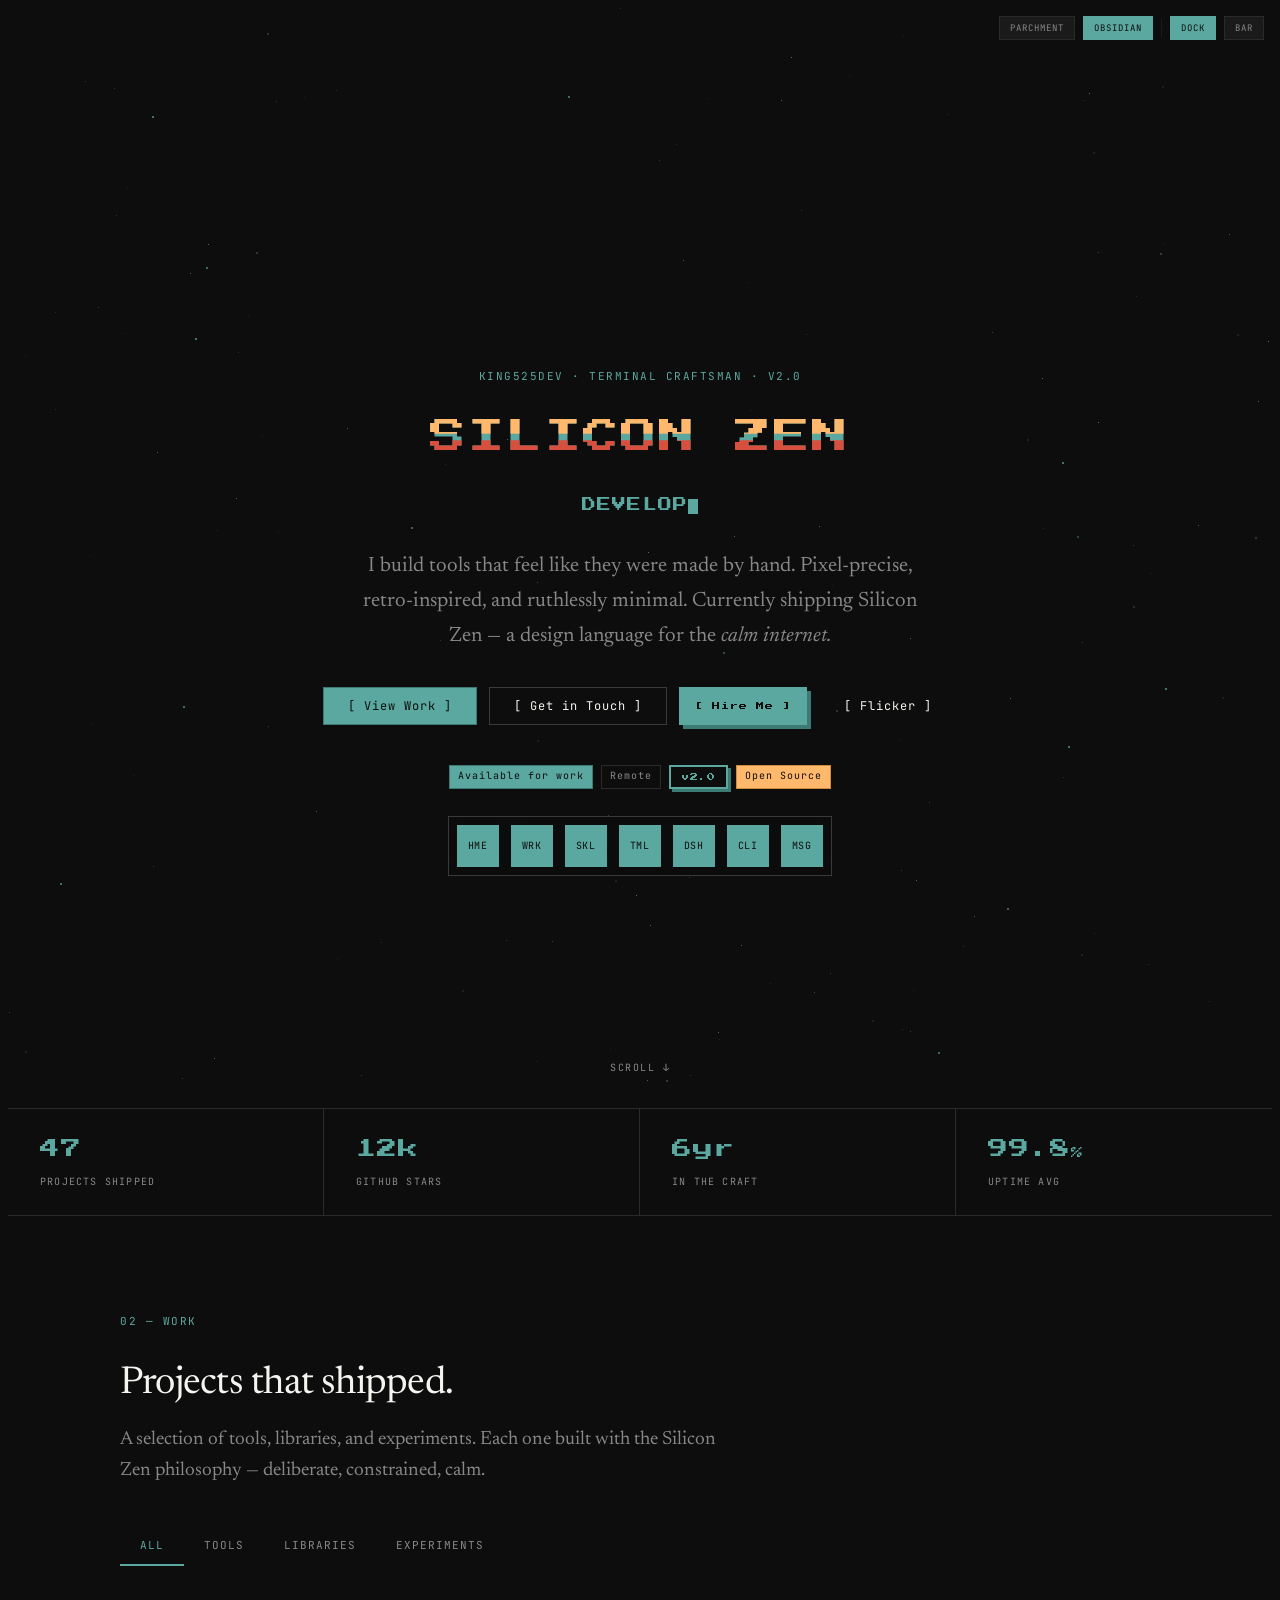
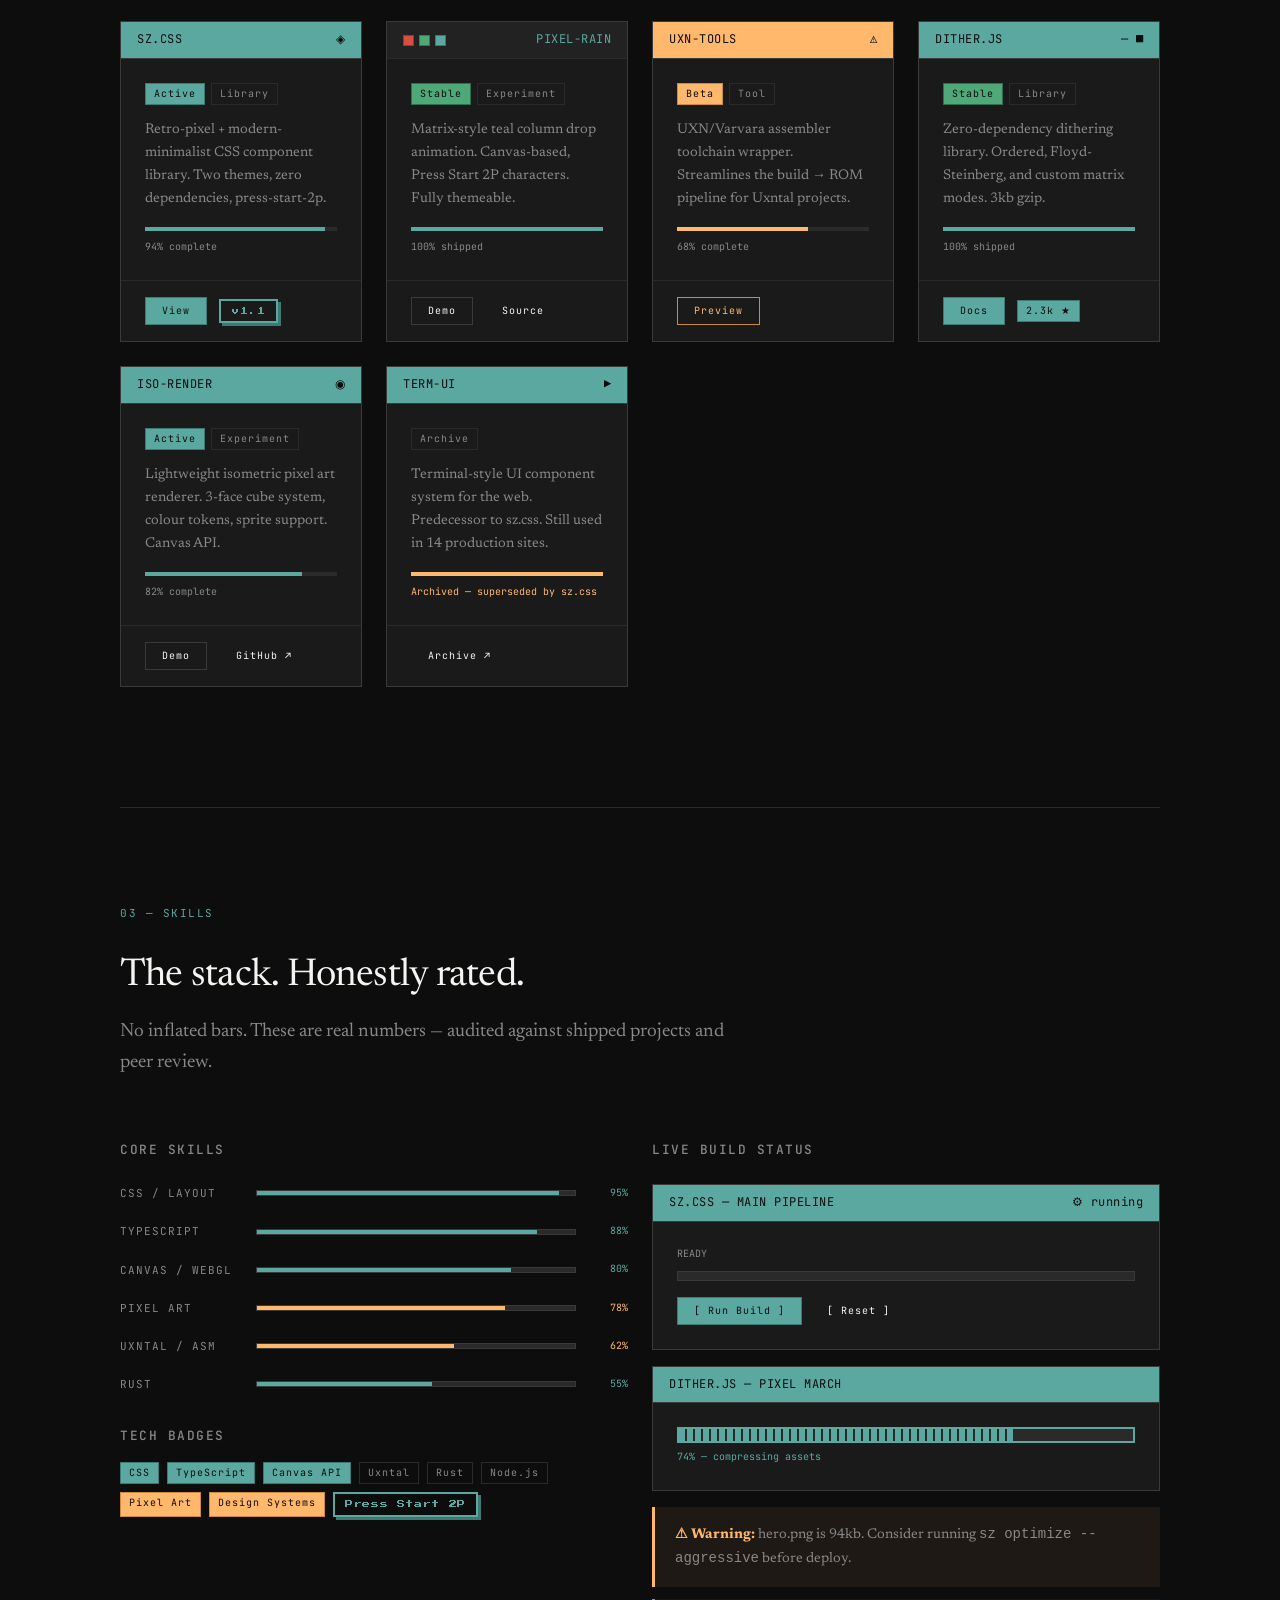
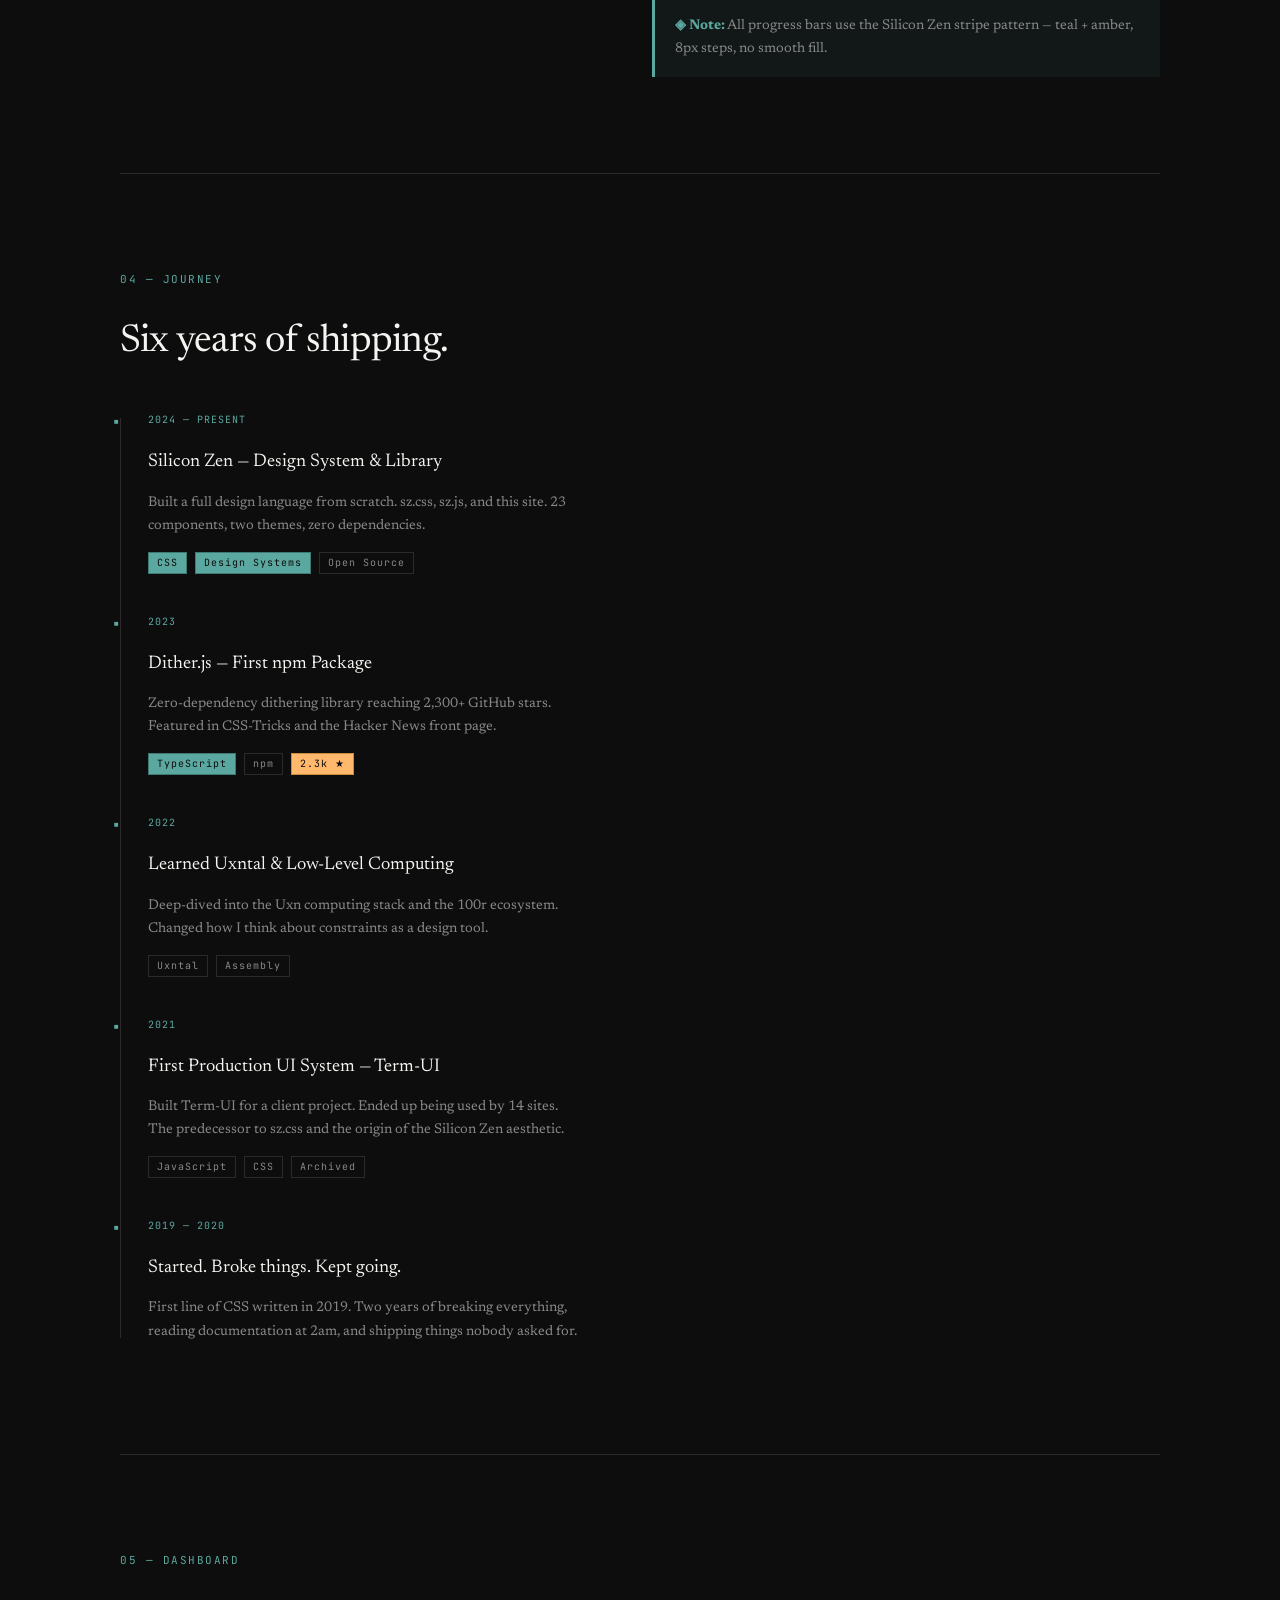
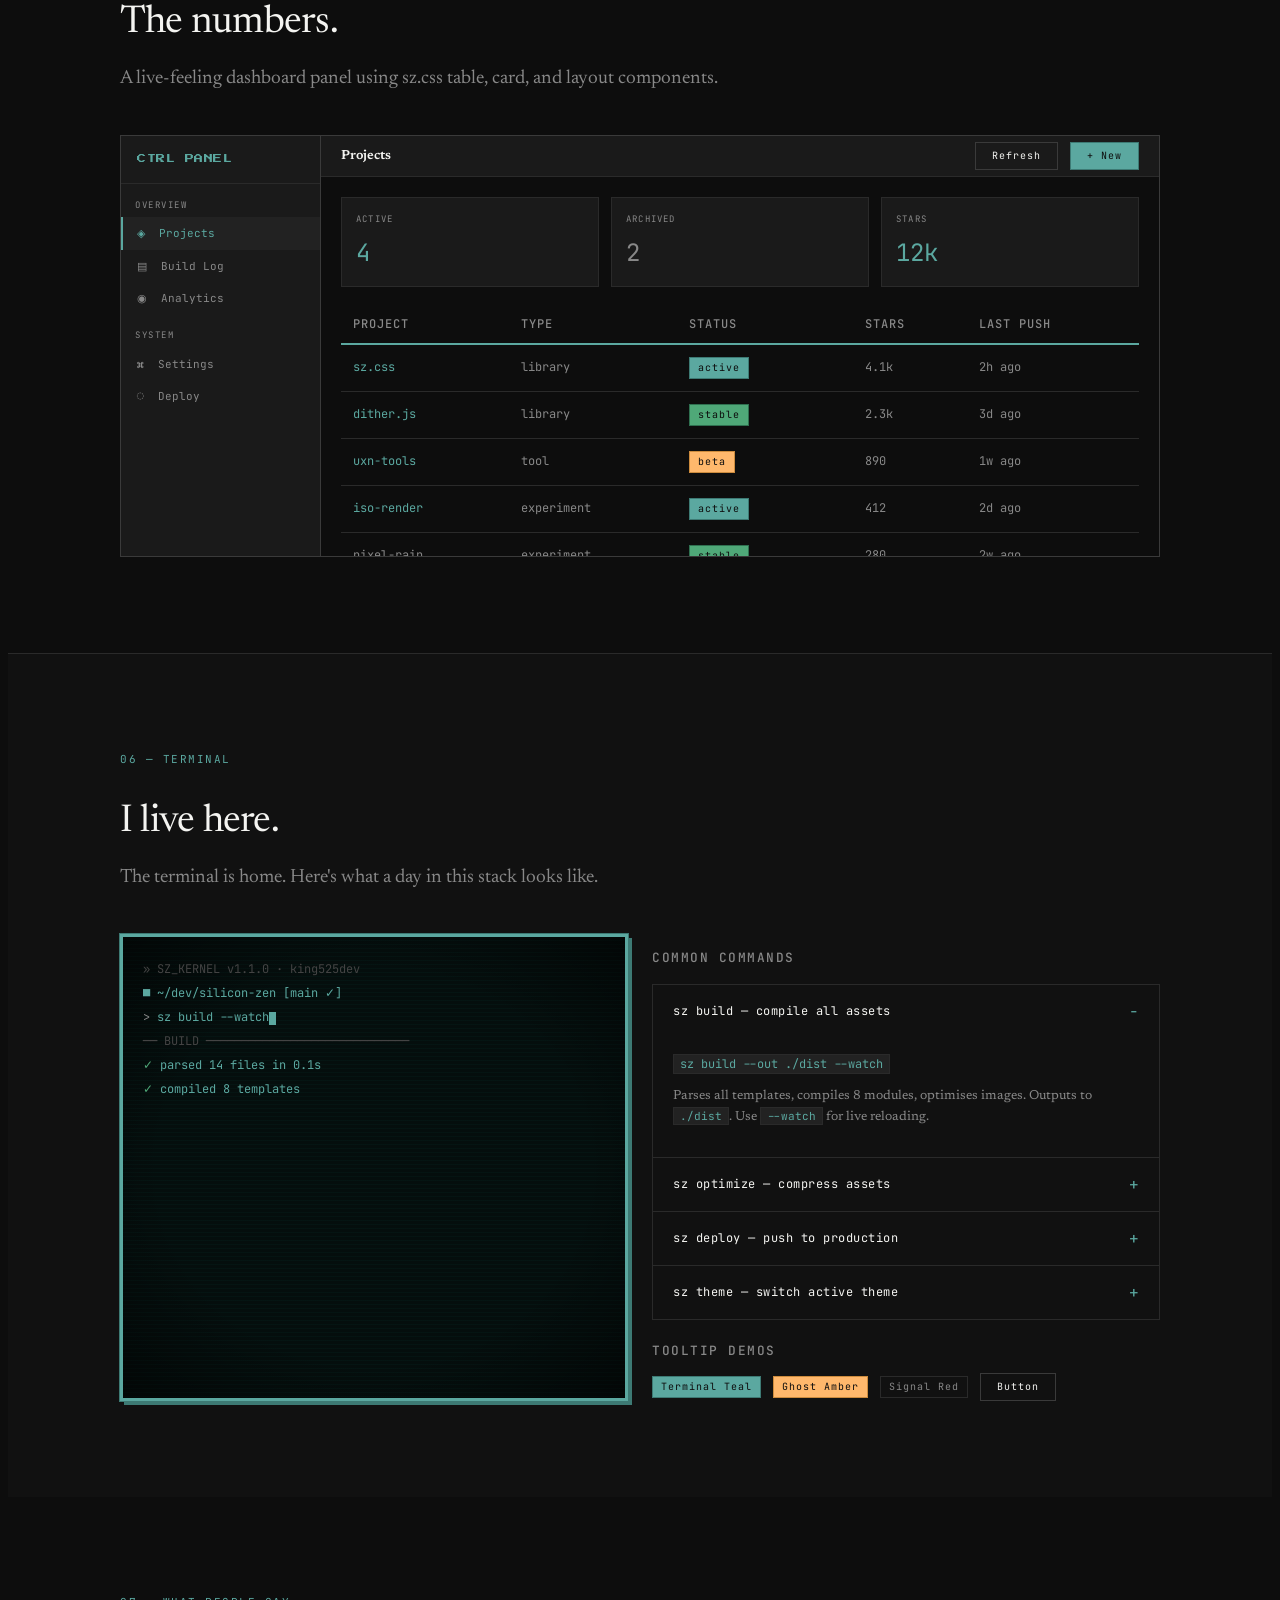
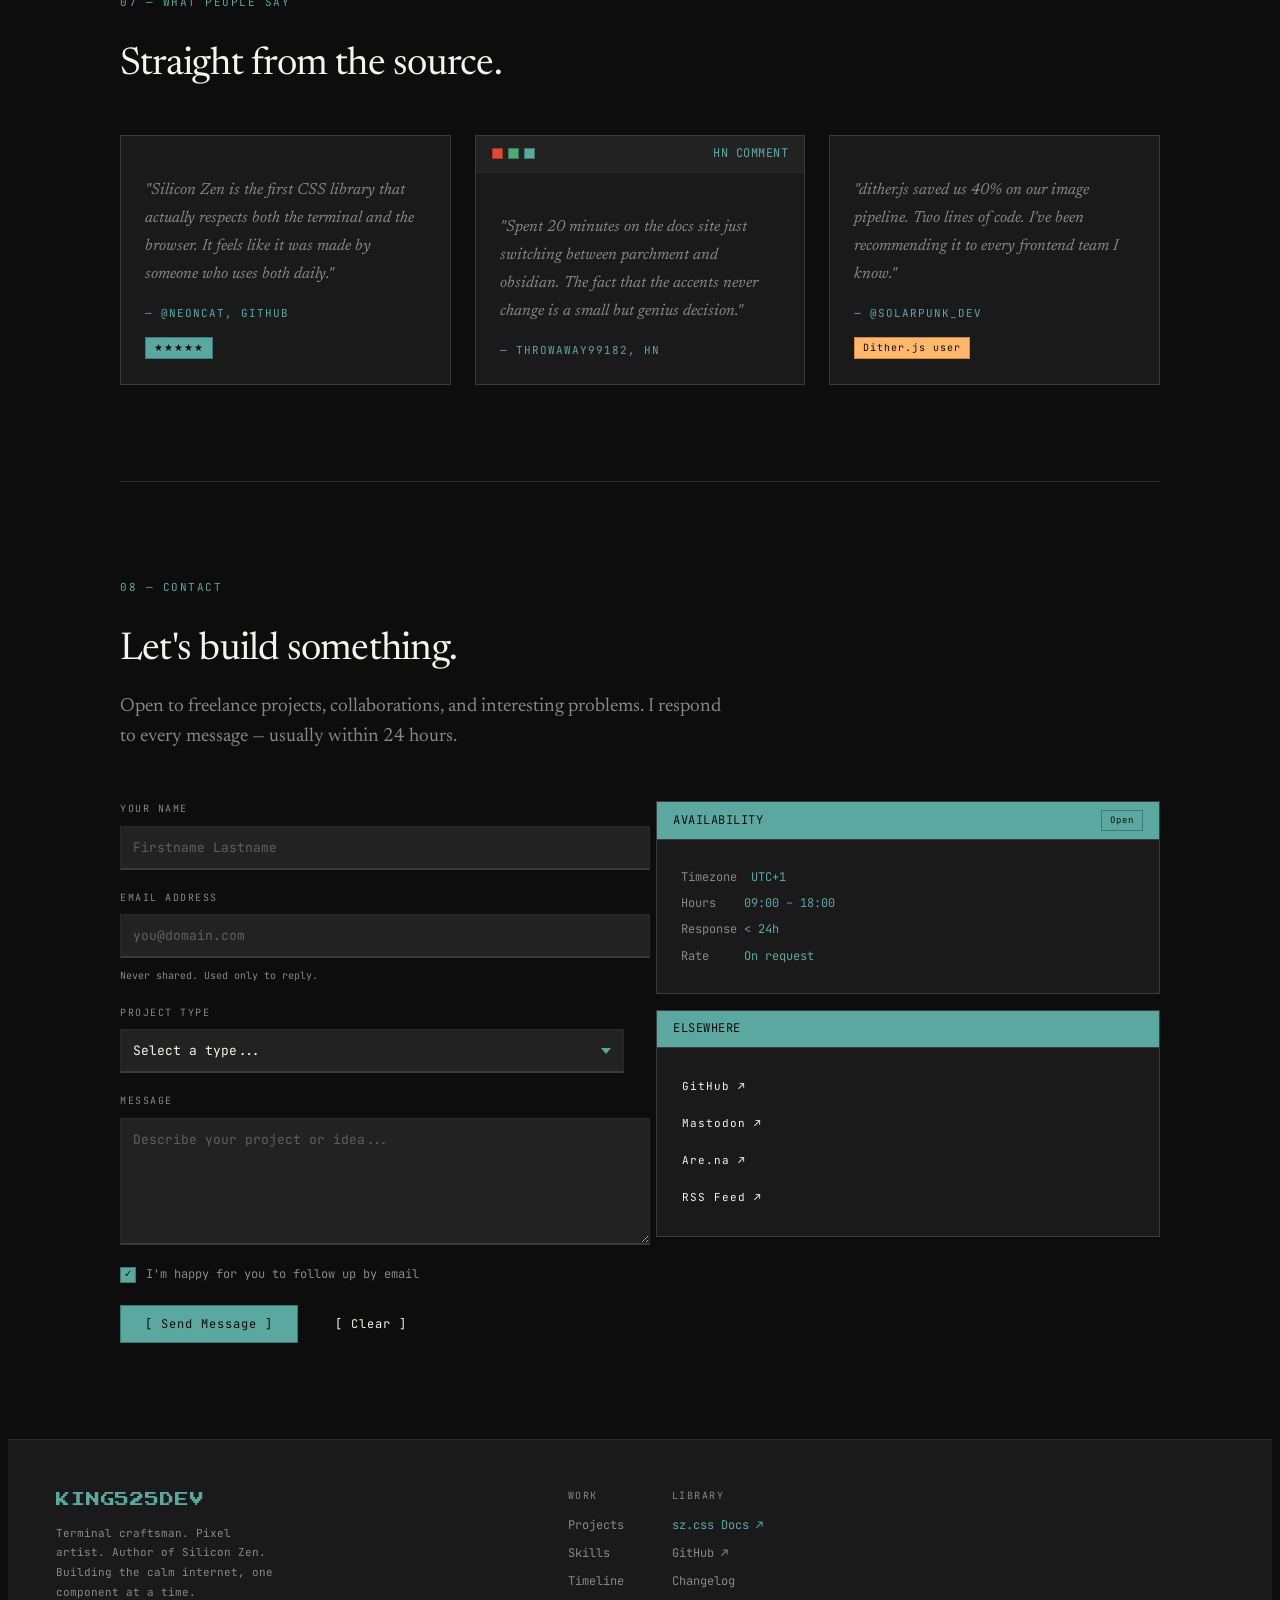
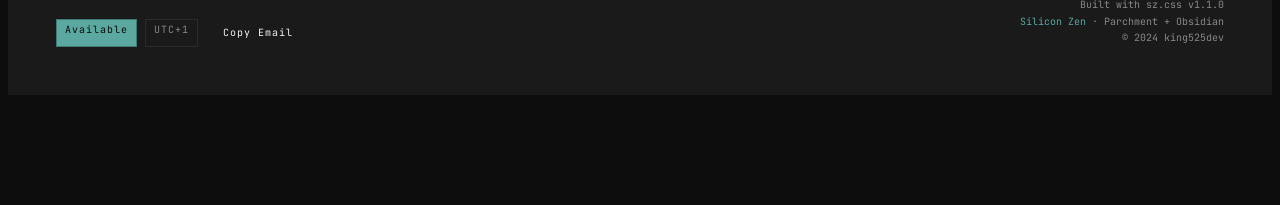
<file: demo.html>
<!DOCTYPE html>
<html lang="en" data-sz-theme="obsidian" data-nav="dock">
<head>
<meta charset="UTF-8">
<meta name="viewport" content="width=device-width, initial-scale=1.0">
<title>king525dev — Terminal Craftsman</title>
<link href="https://fonts.googleapis.com/css2?family=Newsreader:ital,opsz,wght@0,6..72,400;0,6..72,700;1,6..72,400&family=JetBrains+Mono:wght@400;500&family=Press+Start+2P&display=swap" rel="stylesheet">
<link rel="stylesheet" href="library/sz.css">

<style>
/* ── Site-specific overrides on top of sz.css ── */

html { scroll-behavior: smooth; }

body.sz-body {
  padding-bottom: 100px; /* space for dock */
  overflow-x: hidden;
}
body.sz-body.nav-bar { padding-bottom: 0; }

/* ── Sections ─────────────────────────────── */
.site-section {
  padding: calc(var(--sz-grid) * 24) 0;
  border-top: 1px solid var(--sz-border-dim);
}
.site-section:first-of-type { border-top: none; }

/* ── Hero ─────────────────────────────────── */
.hero {
  min-height: 100vh;
  display: flex; flex-direction: column;
  align-items: center; justify-content: center;
  text-align: center;
  padding: 120px calc(var(--sz-grid) * 10) 80px;
  position: relative;
  overflow: hidden;
}
.hero-eyebrow { margin-bottom: calc(var(--sz-grid) * 5); }
.hero-title {
  font-family: var(--sz-font-pixel);
  font-size: clamp(16px, 3.5vw, 36px);
  color: var(--sz-teal);
  letter-spacing: 0.06em;
  line-height: 1.8;
  margin-bottom: calc(var(--sz-grid) * 6);
}
.hero-sub {
  font-family: var(--sz-font-serif);
  font-size: clamp(1rem, 2vw, 1.3rem);
  color: var(--sz-text-dim);
  max-width: 52ch;
  margin: 0 auto calc(var(--sz-grid) * 8);
  line-height: 1.7;
}
.hero-subtitle-typed {
  font-family: var(--sz-font-pixel);
  font-size: clamp(10px, 1.5vw, 14px);
  color: var(--sz-teal);
  letter-spacing: 0.08em;
  min-height: 20px;
  margin-bottom: calc(var(--sz-grid) * 8);
}
.hero-cursor-blink {
  display: inline-block; width: 10px; height: 1.1em;
  background: var(--sz-teal); vertical-align: middle;
  animation: sz-blink 0.7s steps(1) infinite;
}
.hero-ctas { display: flex; gap: 12px; justify-content: center; flex-wrap: wrap; margin-bottom: calc(var(--sz-grid) * 10); }
.hero-badges { display: flex; gap: 8px; justify-content: center; flex-wrap: wrap; }
.hero-scroll-hint {
  position: absolute; bottom: 32px; left: 50%; transform: translateX(-50%);
  font-family: var(--sz-font-mono); font-size: 10px; color: var(--sz-text-dim);
  letter-spacing: 1.5px; text-transform: uppercase;
  animation: float 2s ease-in-out infinite;
}
@keyframes float { 0%,100%{transform:translateX(-50%) translateY(0)} 50%{transform:translateX(-50%) translateY(-6px)} }

/* ── Canvas hero ───────────────────────────── */
.canvas-wrap {
  position: absolute; inset: 0; pointer-events: none; z-index: 0;
}
.hero-inner { position: relative; z-index: 1; }

/* ── Stats bar ─────────────────────────────── */
.stats-strip {
  display: grid;
  grid-template-columns: repeat(auto-fit, minmax(160px, 1fr));
  border-top: 1px solid var(--sz-border-dim);
  border-bottom: 1px solid var(--sz-border-dim);
}
.stat-cell {
  padding: calc(var(--sz-grid) * 6) calc(var(--sz-grid) * 8);
  border-right: 1px solid var(--sz-border-dim);
  transition: background var(--sz-snap);
}
.stat-cell:last-child { border-right: none; }
.stat-cell:hover { background: var(--sz-surface-alt); }
.stat-number {
  font-family: var(--sz-font-pixel);
  font-size: 20px; color: var(--sz-teal);
  letter-spacing: 0.04em; margin-bottom: 8px;
}
.stat-desc {
  font-family: var(--sz-font-mono);
  font-size: 10px; color: var(--sz-text-dim);
  text-transform: uppercase; letter-spacing: 1.2px;
}

/* ── Work grid ─────────────────────────────── */
.work-filter {
  display: flex; gap: 8px; flex-wrap: wrap; margin-bottom: calc(var(--sz-grid) * 8);
}
.work-item { display: none; }
.work-item.visible { display: block; }

/* ── Skill bars ────────────────────────────── */
.skill-row {
  display: flex; align-items: center; gap: 16px;
  margin-bottom: calc(var(--sz-grid) * 5);
}
.skill-name {
  font-family: var(--sz-font-mono); font-size: 11px;
  color: var(--sz-text-dim); min-width: 120px;
  text-transform: uppercase; letter-spacing: 1px;
}
.skill-bar-wrap { flex: 1; }
.skill-pct {
  font-family: var(--sz-font-mono); font-size: 10px;
  color: var(--sz-teal); min-width: 36px; text-align: right;
}

/* ── Timeline ──────────────────────────────── */
.timeline { position: relative; padding-left: 28px; }
.timeline::before {
  content: ''; position: absolute; left: 0; top: 6px; bottom: 6px;
  width: 1px; background: var(--sz-border-dim);
}
.tl-item { position: relative; padding-bottom: calc(var(--sz-grid) * 10); }
.tl-item::before {
  content: '■'; position: absolute; left: -34px; top: 2px;
  font-size: 8px; color: var(--sz-teal); font-family: var(--sz-font-pixel);
}
.tl-date {
  font-family: var(--sz-font-mono); font-size: 10px;
  color: var(--sz-teal); margin-bottom: 4px; text-transform: uppercase; letter-spacing: 1px;
}
.tl-title {
  font-family: var(--sz-font-serif); font-size: 1.15rem;
  font-weight: 400; margin-bottom: 6px;
}
.tl-body { font-size: 14px; color: var(--sz-text-dim); max-width: 54ch; }

/* ── Contact form layout ───────────────────── */
.contact-grid {
  display: grid; grid-template-columns: 1fr 1fr; gap: calc(var(--sz-grid) * 8);
}
@media(max-width:720px) { .contact-grid { grid-template-columns: 1fr; } }

/* ── Theme/nav controls (always visible) ───── */
.site-controls {
  position: fixed; top: 16px; right: 16px; z-index: 500;
  display: flex; align-items: center; gap: 8px;
}
.ctrl-btn {
  font-family: var(--sz-font-mono); font-size: 9px;
  text-transform: uppercase; letter-spacing: 1px;
  border: 1px solid var(--sz-border-dim);
  background: var(--sz-surface); color: var(--sz-text-dim);
  padding: 5px 10px; cursor: pointer; transition: var(--sz-snap);
}
.ctrl-btn:hover { border-color: var(--sz-teal); color: var(--sz-teal); }
.ctrl-btn.on { background: var(--sz-teal); color: #0D0D0D; border-color: var(--sz-teal); }
.ctrl-sep { width: 1px; height: 18px; background: var(--sz-border-dim); opacity: 0.5; }

/* ── Glitch hero text ──────────────────────── */
.glitch-title {
  display: inline-block;
  position: relative;
  color: var(--sz-teal);
  font-family: var(--sz-font-pixel);
}
.glitch-title::before, .glitch-title::after {
  content: attr(data-text); position: absolute; top: 0; left: 0;
  font-family: var(--sz-font-pixel);
}
.glitch-title::before { color: var(--sz-amber); animation: sz-glitch-before 3s steps(1) infinite; clip-path: polygon(0 0,100% 0,100% 45%,0 45%); }
.glitch-title::after  { color: var(--sz-red);   animation: sz-glitch-after  3s steps(1) infinite; clip-path: polygon(0 55%,100% 55%,100% 100%,0 100%); }

/* ── Testimonial cards ─────────────────────── */
.testimonial-quote {
  font-family: var(--sz-font-serif); font-size: 1rem;
  color: var(--sz-text-dim); font-style: italic;
  line-height: 1.75; margin-bottom: 16px;
}
.testimonial-author {
  font-family: var(--sz-font-mono); font-size: 11px;
  color: var(--sz-teal); text-transform: uppercase; letter-spacing: 1px;
}

/* ── CRT effect on CLI section ─────────────── */
.cli-section-bg {
  background: var(--sz-bg-alt);
  background-image: radial-gradient(var(--sz-dither-dot) 0.6px, transparent 0.6px);
  background-size: 8px 8px;
}

/* ── Dashboard table section ───────────────── */
.dashboard-panel {
  display: grid; grid-template-columns: 200px 1fr; gap: 0;
  border: 1px solid var(--sz-border); height: 420px; overflow: hidden;
}
.dashboard-sidebar {
  border-right: 1px solid var(--sz-border);
  background: var(--sz-surface);
  display: flex; flex-direction: column;
  overflow-y: auto;
}
.ds-logo {
  padding: 16px; border-bottom: 1px solid var(--sz-border-dim);
  font-family: var(--sz-font-pixel); font-size: 9px;
  color: var(--sz-teal); letter-spacing: 0.06em;
}
.ds-nav-group {
  font-family: var(--sz-font-mono); font-size: 9px;
  text-transform: uppercase; letter-spacing: 1.5px;
  color: var(--sz-text-dim); padding: 14px 14px 5px;
}
.ds-nav-item {
  display: flex; align-items: center; gap: 8px;
  padding: 7px 14px; font-family: var(--sz-font-mono);
  font-size: 11px; color: var(--sz-text-dim);
  cursor: pointer; transition: var(--sz-snap);
  border-left: 2px solid transparent;
}
.ds-nav-item:hover { background: var(--sz-surface-alt); color: var(--sz-text); }
.ds-nav-item.on { color: var(--sz-teal); border-left-color: var(--sz-teal); background: var(--sz-surface-alt); }
.dashboard-main { overflow: hidden; display: flex; flex-direction: column; }
.ds-toolbar {
  height: 40px; border-bottom: 1px solid var(--sz-border-dim);
  background: var(--sz-surface); display: flex; align-items: center;
  padding: 0 20px; gap: 12px; flex-shrink: 0;
}
.ds-toolbar-title { font-size: 13px; font-weight: 600; flex: 1; }
.ds-content { flex: 1; overflow-y: auto; padding: 20px; }
.ds-stat-row { display: grid; grid-template-columns: repeat(3,1fr); gap: 12px; margin-bottom: 20px; }
.ds-stat {
  background: var(--sz-surface); border: 1px solid var(--sz-border-dim);
  padding: 14px;
}
.ds-stat-label {
  font-family: var(--sz-font-mono); font-size: 9px;
  color: var(--sz-text-dim); text-transform: uppercase; letter-spacing: 1.2px; margin-bottom: 6px;
}
.ds-stat-val {
  font-family: var(--sz-font-mono); font-size: 1.5rem;
  color: var(--sz-teal);
}

@media(max-width: 720px) {
  .dashboard-panel { grid-template-columns: 1fr; height: auto; }
  .dashboard-sidebar { display: none; }
  .hero-title { font-size: 16px; }
  .stats-strip { grid-template-columns: 1fr 1fr; }
  .stat-cell { border-right: none; border-bottom: 1px solid var(--sz-border-dim); }
}
</style>
</head>

<body class="sz-body sz-dither" id="top">

<!-- ══ SITE CONTROLS (always visible) ══ -->
<div class="site-controls">
  <button class="ctrl-btn" id="btnParch" data-sz-theme-set="parchment">Parchment</button>
  <button class="ctrl-btn on" id="btnObsid" data-sz-theme-set="obsidian">Obsidian</button>
  <div class="ctrl-sep"></div>
  <button class="ctrl-btn on" id="btnDockNav">Dock</button>
  <button class="ctrl-btn" id="btnBarNav">Bar</button>
</div>

<!-- ══ TOP NAV ════════════════════════════════════ -->
<nav class="sz-topnav" id="topNav" style="display:none;">
  <a class="sz-topnav__logo" href="#top"><span>king</span>525dev</a>
  <ul class="sz-topnav__links">
    <li><a href="#top"        class="is-active">Home</a></li>
    <li><a href="#work">Work</a></li>
    <li><a href="#skills">Skills</a></li>
    <li><a href="#timeline">Journey</a></li>
    <li><a href="#dashboard">Dashboard</a></li>
    <li><a href="#cli-section">Terminal</a></li>
    <li><a href="#contact">Contact</a></li>
  </ul>
  <div class="sz-topnav__actions">
    <button class="sz-btn sz-btn--solid sz-btn--sm" data-sz-modal-open="#hire-modal">[ Hire Me ]</button>
  </div>
</nav>

<!-- ══════════════════════════════════════════════
     HERO
══════════════════════════════════════════════ -->
<section class="hero sz-reveal" id="top">
  <!-- Star field canvas behind everything -->
  <div class="canvas-wrap">
    <canvas id="heroStars" style="width:100%;height:100%;image-rendering:pixelated;"></canvas>
  </div>

  <div class="hero-inner">
    <!-- Eyebrow label -->
    <span class="sz-label hero-eyebrow">king525dev · Terminal Craftsman · v2.0</span>

    <!-- Glitch pixel hero title -->
    <div class="hero-title">
      <span class="glitch-title" data-text="SILICON ZEN">SILICON ZEN</span>
    </div>

    <!-- Typewriter subtitle -->
    <div class="hero-subtitle-typed">
      <span data-sz-typewriter
            data-sz-tw-words="DEVELOPER.,DESIGNER.,PIXEL ARTIST.,OPEN SOURCE.,CRAFTSMAN."
            data-sz-tw-speed="90"></span><span class="hero-cursor-blink"></span>
    </div>

    <!-- Lead paragraph -->
    <p class="hero-sub sz-reveal sz-reveal--delay-1">
      I build tools that feel like they were made by hand. Pixel-precise,
      retro-inspired, and ruthlessly minimal. Currently shipping Silicon Zen —
      a design language for the <em>calm internet.</em>
    </p>

    <!-- CTAs -->
    <div class="hero-ctas sz-reveal sz-reveal--delay-2">
      <a href="#work" class="sz-btn sz-btn--solid">[ View Work ]</a>
      <a href="#contact" class="sz-btn">[ Get in Touch ]</a>
      <button class="sz-btn sz-btn--pixel" data-sz-modal-open="#hire-modal">[ Hire Me ]</button>
      <button class="sz-btn sz-btn--ghost" data-sz-flicker=".hero-inner">[ Flicker ]</button>
    </div>

    <!-- Badges strip -->
    <div class="hero-badges sz-reveal sz-reveal--delay-3">
      <span class="sz-badge sz-badge--teal">Available for work</span>
      <span class="sz-badge sz-badge--outline">Remote</span>
      <span class="sz-badge sz-badge--pixel">v2.0</span>
      <span class="sz-badge sz-badge--amber">Open Source</span>
    </div>
  </div>

  <div class="hero-scroll-hint">scroll ↓</div>
</section>

<!-- ══ STATS STRIP ════════════════════════════════ -->
<div class="stats-strip sz-reveal">
  <div class="stat-cell">
    <div class="stat-number">47</div>
    <div class="stat-desc">Projects shipped</div>
  </div>
  <div class="stat-cell">
    <div class="stat-number">12k</div>
    <div class="stat-desc">GitHub stars</div>
  </div>
  <div class="stat-cell">
    <div class="stat-number">6yr</div>
    <div class="stat-desc">In the craft</div>
  </div>
  <div class="stat-cell">
    <div class="stat-number">99.8<span style="font-size:12px">%</span></div>
    <div class="stat-desc">Uptime avg</div>
  </div>
</div>

<!-- ══════════════════════════════════════════════
     WORK
══════════════════════════════════════════════ -->
<div class="sz-container">
<section class="site-section" id="work">
  <span class="sz-label">02 — Work</span>
  <h2 class="sz-h1" style="margin-bottom:8px;">Projects that shipped.</h2>
  <p class="sz-lead" style="margin-bottom:40px;">
    A selection of tools, libraries, and experiments.
    Each one built with the Silicon Zen philosophy — deliberate, constrained, calm.
  </p>

  <!-- Filter tabs -->
  <div class="work-filter" data-sz-tabs-scope id="workTabScope">
    <div class="sz-tabs" style="border-bottom:none;">
      <button class="sz-tabs__item is-active" data-sz-tab="work-all">All</button>
      <button class="sz-tabs__item" data-sz-tab="work-tools">Tools</button>
      <button class="sz-tabs__item" data-sz-tab="work-libs">Libraries</button>
      <button class="sz-tabs__item" data-sz-tab="work-exp">Experiments</button>
    </div>
  </div>

  <!-- All projects (tab panels) -->
  <div id="work-all" class="sz-tab-panel is-active">
    <div class="sz-grid-3">

      <div class="sz-card sz-card--hover sz-reveal">
        <div class="sz-card__header">
          <span class="sz-card__title">SZ.CSS</span>
          <span class="sz-card__title">◈</span>
        </div>
        <div class="sz-card__body">
          <div style="margin-bottom:12px;display:flex;gap:6px;flex-wrap:wrap;">
            <span class="sz-badge sz-badge--teal">Active</span>
            <span class="sz-badge sz-badge--outline">Library</span>
          </div>
          <p style="font-size:14px;color:var(--sz-text-dim);margin-bottom:16px;">Retro-pixel + modern-minimalist CSS component library. Two themes, zero dependencies, press-start-2p.</p>
          <div class="sz-stat-bar"><div class="sz-stat-bar__fill" style="width:94%"></div></div>
          <div style="font-family:var(--sz-font-mono);font-size:10px;color:var(--sz-text-dim);">94% complete</div>
        </div>
        <div class="sz-card__footer">
          <a href="#" class="sz-btn sz-btn--sm sz-btn--solid">View</a>
          <span class="sz-badge sz-badge--pixel">v1.1</span>
        </div>
      </div>

      <div class="sz-card sz-card--window sz-reveal sz-reveal--delay-1">
        <div class="sz-card__header">
          <div class="sz-card__dots">
            <div class="sz-card__dot sz-card__dot--r"></div>
            <div class="sz-card__dot sz-card__dot--g"></div>
            <div class="sz-card__dot sz-card__dot--b"></div>
          </div>
          <span class="sz-card__title">PIXEL-RAIN</span>
        </div>
        <div class="sz-card__body">
          <div style="margin-bottom:12px;display:flex;gap:6px;flex-wrap:wrap;">
            <span class="sz-badge sz-badge--green">Stable</span>
            <span class="sz-badge sz-badge--outline">Experiment</span>
          </div>
          <p style="font-size:14px;color:var(--sz-text-dim);margin-bottom:16px;">Matrix-style teal column drop animation. Canvas-based, Press Start 2P characters. Fully themeable.</p>
          <div class="sz-stat-bar"><div class="sz-stat-bar__fill" style="width:100%"></div></div>
          <div style="font-family:var(--sz-font-mono);font-size:10px;color:var(--sz-text-dim);">100% shipped</div>
        </div>
        <div class="sz-card__footer">
          <a href="#" class="sz-btn sz-btn--sm">Demo</a>
          <a href="#" class="sz-btn sz-btn--sm sz-btn--ghost">Source</a>
        </div>
      </div>

      <div class="sz-card sz-card--hover sz-reveal sz-reveal--delay-2">
        <div class="sz-card__header" style="background:var(--sz-amber);">
          <span class="sz-card__title">UXN-TOOLS</span>
          <span class="sz-card__title">⚠</span>
        </div>
        <div class="sz-card__body">
          <div style="margin-bottom:12px;display:flex;gap:6px;flex-wrap:wrap;">
            <span class="sz-badge sz-badge--amber">Beta</span>
            <span class="sz-badge sz-badge--outline">Tool</span>
          </div>
          <p style="font-size:14px;color:var(--sz-text-dim);margin-bottom:16px;">UXN/Varvara assembler toolchain wrapper. Streamlines the build → ROM pipeline for Uxntal projects.</p>
          <div class="sz-stat-bar"><div class="sz-stat-bar__fill sz-stat-bar__fill--amber" style="width:68%"></div></div>
          <div style="font-family:var(--sz-font-mono);font-size:10px;color:var(--sz-text-dim);">68% complete</div>
        </div>
        <div class="sz-card__footer">
          <a href="#" class="sz-btn sz-btn--sm sz-btn--amber">Preview</a>
        </div>
      </div>

      <div class="sz-card sz-reveal">
        <div class="sz-card__header">
          <span class="sz-card__title">DITHER.JS</span>
          <span class="sz-card__title">— ■</span>
        </div>
        <div class="sz-card__body">
          <div style="margin-bottom:12px;display:flex;gap:6px;flex-wrap:wrap;">
            <span class="sz-badge sz-badge--green">Stable</span>
            <span class="sz-badge sz-badge--outline">Library</span>
          </div>
          <p style="font-size:14px;color:var(--sz-text-dim);margin-bottom:16px;">Zero-dependency dithering library. Ordered, Floyd-Steinberg, and custom matrix modes. 3kb gzip.</p>
          <div class="sz-stat-bar"><div class="sz-stat-bar__fill" style="width:100%"></div></div>
          <div style="font-family:var(--sz-font-mono);font-size:10px;color:var(--sz-text-dim);">100% shipped</div>
        </div>
        <div class="sz-card__footer">
          <a href="#" class="sz-btn sz-btn--sm sz-btn--solid">Docs</a>
          <span class="sz-badge sz-badge--teal">2.3k ★</span>
        </div>
      </div>

      <div class="sz-card sz-card--hover sz-reveal sz-reveal--delay-1">
        <div class="sz-card__header">
          <span class="sz-card__title">ISO-RENDER</span>
          <span class="sz-card__title">◉</span>
        </div>
        <div class="sz-card__body">
          <div style="margin-bottom:12px;display:flex;gap:6px;flex-wrap:wrap;">
            <span class="sz-badge sz-badge--teal">Active</span>
            <span class="sz-badge sz-badge--outline">Experiment</span>
          </div>
          <p style="font-size:14px;color:var(--sz-text-dim);margin-bottom:16px;">Lightweight isometric pixel art renderer. 3-face cube system, colour tokens, sprite support. Canvas API.</p>
          <div class="sz-stat-bar"><div class="sz-stat-bar__fill" style="width:82%"></div></div>
          <div style="font-family:var(--sz-font-mono);font-size:10px;color:var(--sz-text-dim);">82% complete</div>
        </div>
        <div class="sz-card__footer">
          <a href="#" class="sz-btn sz-btn--sm">Demo</a>
          <a href="#" class="sz-btn sz-btn--sm sz-btn--ghost">GitHub ↗</a>
        </div>
      </div>

      <div class="sz-card sz-reveal sz-reveal--delay-2">
        <div class="sz-card__header">
          <span class="sz-card__title">TERM-UI</span>
          <span class="sz-card__title">▶</span>
        </div>
        <div class="sz-card__body">
          <div style="margin-bottom:12px;display:flex;gap:6px;flex-wrap:wrap;">
            <span class="sz-badge sz-badge--outline">Archive</span>
          </div>
          <p style="font-size:14px;color:var(--sz-text-dim);margin-bottom:16px;">Terminal-style UI component system for the web. Predecessor to sz.css. Still used in 14 production sites.</p>
          <div class="sz-stat-bar"><div class="sz-stat-bar__fill sz-stat-bar__fill--amber" style="width:100%"></div></div>
          <div style="font-family:var(--sz-font-mono);font-size:10px;color:var(--sz-amber);">Archived — superseded by sz.css</div>
        </div>
        <div class="sz-card__footer">
          <a href="#" class="sz-btn sz-btn--sm sz-btn--ghost">Archive ↗</a>
        </div>
      </div>

    </div>
  </div>

  <!-- Other tab panels (filtered views - simplified) -->
  <div id="work-tools" class="sz-tab-panel">
    <div class="sz-callout">Showing <strong>Tools</strong> only. UXN-TOOLS and TERM-UI are tool-category projects.</div>
    <div class="sz-grid-2" style="margin-top:24px;">
      <div class="sz-card"><div class="sz-card__header"><span class="sz-card__title">UXN-TOOLS</span></div><div class="sz-card__body"><p style="font-size:14px;color:var(--sz-text-dim);">Assembler toolchain wrapper for Uxntal projects.</p></div></div>
      <div class="sz-card"><div class="sz-card__header"><span class="sz-card__title">TERM-UI</span></div><div class="sz-card__body"><p style="font-size:14px;color:var(--sz-text-dim);">Terminal-style UI system. Archived predecessor.</p></div></div>
    </div>
  </div>
  <div id="work-libs" class="sz-tab-panel">
    <div class="sz-callout">Showing <strong>Libraries</strong> only — SZ.CSS and DITHER.JS.</div>
    <div class="sz-grid-2" style="margin-top:24px;">
      <div class="sz-card"><div class="sz-card__header"><span class="sz-card__title">SZ.CSS</span></div><div class="sz-card__body"><p style="font-size:14px;color:var(--sz-text-dim);">The Silicon Zen UI library. Two themes, full component set.</p></div></div>
      <div class="sz-card"><div class="sz-card__header"><span class="sz-card__title">DITHER.JS</span></div><div class="sz-card__body"><p style="font-size:14px;color:var(--sz-text-dim);">Zero-dependency dithering library. 3kb gzip.</p></div></div>
    </div>
  </div>
  <div id="work-exp" class="sz-tab-panel">
    <div class="sz-callout sz-callout--warn">Showing <strong>Experiments</strong> — these may be unstable or incomplete.</div>
    <div class="sz-grid-2" style="margin-top:24px;">
      <div class="sz-card"><div class="sz-card__header"><span class="sz-card__title">PIXEL-RAIN</span></div><div class="sz-card__body"><p style="font-size:14px;color:var(--sz-text-dim);">Matrix-style teal column drop canvas animation.</p></div></div>
      <div class="sz-card"><div class="sz-card__header"><span class="sz-card__title">ISO-RENDER</span></div><div class="sz-card__body"><p style="font-size:14px;color:var(--sz-text-dim);">Lightweight isometric pixel art renderer.</p></div></div>
    </div>
  </div>

</section>

<!-- ══════════════════════════════════════════════
     SKILLS
══════════════════════════════════════════════ -->
<section class="site-section" id="skills">
  <span class="sz-label">03 — Skills</span>
  <h2 class="sz-h1" style="margin-bottom:8px;">The stack. Honestly rated.</h2>
  <p class="sz-lead" style="margin-bottom:48px;">No inflated bars. These are real numbers — audited against shipped projects and peer review.</p>

  <div class="sz-grid-2">
    <!-- Skill bars column -->
    <div class="sz-reveal">
      <h3 class="sz-h3" style="margin-bottom:24px;">Core Skills</h3>

      <div class="skill-row">
        <span class="skill-name">CSS / Layout</span>
        <div class="skill-bar-wrap">
          <div class="sz-progress sz-progress--thin"><div class="sz-progress__fill" style="width:95%"></div></div>
        </div>
        <span class="skill-pct">95%</span>
      </div>
      <div class="skill-row">
        <span class="skill-name">TypeScript</span>
        <div class="skill-bar-wrap">
          <div class="sz-progress sz-progress--thin"><div class="sz-progress__fill" style="width:88%"></div></div>
        </div>
        <span class="skill-pct">88%</span>
      </div>
      <div class="skill-row">
        <span class="skill-name">Canvas / WebGL</span>
        <div class="skill-bar-wrap">
          <div class="sz-progress sz-progress--thin"><div class="sz-progress__fill" style="width:80%"></div></div>
        </div>
        <span class="skill-pct">80%</span>
      </div>
      <div class="skill-row">
        <span class="skill-name">Pixel Art</span>
        <div class="skill-bar-wrap">
          <div class="sz-progress sz-progress--thin"><div class="sz-progress__fill sz-stat-bar__fill--amber" style="width:78%"></div></div>
        </div>
        <span class="skill-pct" style="color:var(--sz-amber)">78%</span>
      </div>
      <div class="skill-row">
        <span class="skill-name">Uxntal / ASM</span>
        <div class="skill-bar-wrap">
          <div class="sz-progress sz-progress--thin sz-progress--amber"><div class="sz-progress__fill" style="width:62%"></div></div>
        </div>
        <span class="skill-pct" style="color:var(--sz-amber)">62%</span>
      </div>
      <div class="skill-row">
        <span class="skill-name">Rust</span>
        <div class="skill-bar-wrap">
          <div class="sz-progress sz-progress--thin"><div class="sz-progress__fill" style="width:55%"></div></div>
        </div>
        <span class="skill-pct">55%</span>
      </div>

      <div style="margin-top: 32px;">
        <h3 class="sz-h3" style="margin-bottom:16px;">Tech Badges</h3>
        <div style="display:flex;gap:8px;flex-wrap:wrap;">
          <span class="sz-badge sz-badge--teal">CSS</span>
          <span class="sz-badge sz-badge--teal">TypeScript</span>
          <span class="sz-badge sz-badge--teal">Canvas API</span>
          <span class="sz-badge sz-badge--outline">Uxntal</span>
          <span class="sz-badge sz-badge--outline">Rust</span>
          <span class="sz-badge sz-badge--outline">Node.js</span>
          <span class="sz-badge sz-badge--amber">Pixel Art</span>
          <span class="sz-badge sz-badge--amber">Design Systems</span>
          <span class="sz-badge sz-badge--pixel">Press Start 2P</span>
        </div>
      </div>
    </div>

    <!-- Currently loading / live stats -->
    <div class="sz-reveal sz-reveal--delay-1">
      <h3 class="sz-h3" style="margin-bottom:24px;">Live Build Status</h3>

      <div class="sz-card" style="margin-bottom:16px;">
        <div class="sz-card__header">
          <span class="sz-card__title">SZ.CSS — MAIN PIPELINE</span>
          <span class="sz-card__title" id="pipelineStatus">⚙ running</span>
        </div>
        <div class="sz-card__body">
          <div style="font-family:var(--sz-font-mono);font-size:10px;color:var(--sz-text-dim);margin-bottom:8px;" id="pipelineStage">READY</div>
          <div class="sz-progress sz-progress--striped">
            <div class="sz-progress__fill" id="pipelineFill" style="width:0%"></div>
          </div>
          <div style="margin-top:16px;display:flex;gap:8px;">
            <button class="sz-btn sz-btn--sm sz-btn--solid" id="runPipeline">[ Run Build ]</button>
            <button class="sz-btn sz-btn--sm sz-btn--ghost" id="resetPipeline">[ Reset ]</button>
          </div>
        </div>
      </div>

      <div class="sz-card" style="margin-bottom:16px;">
        <div class="sz-card__header">
          <span class="sz-card__title">DITHER.JS — PIXEL MARCH</span>
        </div>
        <div class="sz-card__body">
          <div class="sz-progress sz-progress--pixel">
            <div class="sz-progress__fill" style="width:74%"></div>
          </div>
          <div style="font-family:var(--sz-font-mono);font-size:10px;color:var(--sz-teal);margin-top:6px;">74% — compressing assets</div>
        </div>
      </div>

      <div class="sz-callout sz-callout--warn" style="margin-top:16px;">
        <strong>⚠ Warning:</strong> hero.png is 94kb. Consider running <code>sz optimize --aggressive</code> before deploy.
      </div>

      <div class="sz-callout" style="margin-top:12px;">
        <strong>◈ Note:</strong> All progress bars use the Silicon Zen stripe pattern — teal + amber, 8px steps, no smooth fill.
      </div>
    </div>
  </div>
</section>

<!-- ══════════════════════════════════════════════
     TIMELINE
══════════════════════════════════════════════ -->
<section class="site-section" id="timeline">
  <span class="sz-label">04 — Journey</span>
  <h2 class="sz-h1" style="margin-bottom:48px;">Six years of shipping.</h2>

  <div class="timeline">
    <div class="tl-item sz-reveal">
      <div class="tl-date">2024 — Present</div>
      <h3 class="tl-title">Silicon Zen — Design System & Library</h3>
      <p class="tl-body">Built a full design language from scratch. sz.css, sz.js, and this site. 23 components, two themes, zero dependencies.</p>
      <div style="margin-top:12px;display:flex;gap:8px;flex-wrap:wrap;">
        <span class="sz-badge sz-badge--teal">CSS</span>
        <span class="sz-badge sz-badge--teal">Design Systems</span>
        <span class="sz-badge sz-badge--outline">Open Source</span>
      </div>
    </div>

    <div class="tl-item sz-reveal sz-reveal--delay-1">
      <div class="tl-date">2023</div>
      <h3 class="tl-title">Dither.js — First npm Package</h3>
      <p class="tl-body">Zero-dependency dithering library reaching 2,300+ GitHub stars. Featured in CSS-Tricks and the Hacker News front page.</p>
      <div style="margin-top:12px;display:flex;gap:8px;flex-wrap:wrap;">
        <span class="sz-badge sz-badge--teal">TypeScript</span>
        <span class="sz-badge sz-badge--outline">npm</span>
        <span class="sz-badge sz-badge--amber">2.3k ★</span>
      </div>
    </div>

    <div class="tl-item sz-reveal sz-reveal--delay-2">
      <div class="tl-date">2022</div>
      <h3 class="tl-title">Learned Uxntal & Low-Level Computing</h3>
      <p class="tl-body">Deep-dived into the Uxn computing stack and the 100r ecosystem. Changed how I think about constraints as a design tool.</p>
      <div style="margin-top:12px;display:flex;gap:8px;flex-wrap:wrap;">
        <span class="sz-badge sz-badge--outline">Uxntal</span>
        <span class="sz-badge sz-badge--outline">Assembly</span>
      </div>
    </div>

    <div class="tl-item sz-reveal">
      <div class="tl-date">2021</div>
      <h3 class="tl-title">First Production UI System — Term-UI</h3>
      <p class="tl-body">Built Term-UI for a client project. Ended up being used by 14 sites. The predecessor to sz.css and the origin of the Silicon Zen aesthetic.</p>
      <div style="margin-top:12px;display:flex;gap:8px;flex-wrap:wrap;">
        <span class="sz-badge sz-badge--outline">JavaScript</span>
        <span class="sz-badge sz-badge--outline">CSS</span>
        <span class="sz-badge sz-badge--outline">Archived</span>
      </div>
    </div>

    <div class="tl-item sz-reveal sz-reveal--delay-1" style="padding-bottom:0;">
      <div class="tl-date">2019 — 2020</div>
      <h3 class="tl-title">Started. Broke things. Kept going.</h3>
      <p class="tl-body">First line of CSS written in 2019. Two years of breaking everything, reading documentation at 2am, and shipping things nobody asked for.</p>
    </div>
  </div>
</section>

<!-- ══════════════════════════════════════════════
     DASHBOARD
══════════════════════════════════════════════ -->
<section class="site-section" id="dashboard">
  <span class="sz-label">05 — Dashboard</span>
  <h2 class="sz-h1" style="margin-bottom:8px;">The numbers.</h2>
  <p class="sz-lead" style="margin-bottom:40px;">A live-feeling dashboard panel using sz.css table, card, and layout components.</p>

  <div class="dashboard-panel sz-reveal">
    <!-- Sidebar -->
    <div class="dashboard-sidebar">
      <div class="ds-logo">CTRL PANEL</div>
      <div class="ds-nav-group">Overview</div>
      <div class="ds-nav-item on" onclick="setDsNav(this)">◈ &nbsp;Projects</div>
      <div class="ds-nav-item" onclick="setDsNav(this)">▤ &nbsp;Build Log</div>
      <div class="ds-nav-item" onclick="setDsNav(this)">◉ &nbsp;Analytics</div>
      <div class="ds-nav-group">System</div>
      <div class="ds-nav-item" onclick="setDsNav(this)">⌘ &nbsp;Settings</div>
      <div class="ds-nav-item" onclick="setDsNav(this)">◌ &nbsp;Deploy</div>
    </div>
    <!-- Main -->
    <div class="dashboard-main">
      <div class="ds-toolbar">
        <span class="ds-toolbar-title">Projects</span>
        <button class="sz-btn sz-btn--sm" onclick="SZ.toast('Refreshed build data', 'ok')">Refresh</button>
        <button class="sz-btn sz-btn--sm sz-btn--solid" data-sz-modal-open="#hire-modal">+ New</button>
      </div>
      <div class="ds-content">
        <div class="ds-stat-row">
          <div class="ds-stat">
            <div class="ds-stat-label">Active</div>
            <div class="ds-stat-val">4</div>
          </div>
          <div class="ds-stat">
            <div class="ds-stat-label">Archived</div>
            <div class="ds-stat-val" style="color:var(--sz-text-dim)">2</div>
          </div>
          <div class="ds-stat">
            <div class="ds-stat-label">Stars</div>
            <div class="ds-stat-val">12k</div>
          </div>
        </div>
        <table class="sz-table">
          <thead>
            <tr>
              <th>Project</th><th>Type</th><th>Status</th><th>Stars</th><th>Last push</th>
            </tr>
          </thead>
          <tbody>
            <tr>
              <td class="sz-teal">sz.css</td>
              <td class="sz-muted">library</td>
              <td><span class="sz-badge sz-badge--teal">active</span></td>
              <td class="sz-muted">4.1k</td>
              <td class="sz-muted">2h ago</td>
            </tr>
            <tr>
              <td class="sz-teal">dither.js</td>
              <td class="sz-muted">library</td>
              <td><span class="sz-badge sz-badge--green">stable</span></td>
              <td class="sz-muted">2.3k</td>
              <td class="sz-muted">3d ago</td>
            </tr>
            <tr>
              <td class="sz-teal">uxn-tools</td>
              <td class="sz-muted">tool</td>
              <td><span class="sz-badge sz-badge--amber">beta</span></td>
              <td class="sz-muted">890</td>
              <td class="sz-muted">1w ago</td>
            </tr>
            <tr>
              <td class="sz-teal">iso-render</td>
              <td class="sz-muted">experiment</td>
              <td><span class="sz-badge sz-badge--teal">active</span></td>
              <td class="sz-muted">412</td>
              <td class="sz-muted">2d ago</td>
            </tr>
            <tr>
              <td class="sz-muted">pixel-rain</td>
              <td class="sz-muted">experiment</td>
              <td><span class="sz-badge sz-badge--green">stable</span></td>
              <td class="sz-muted">280</td>
              <td class="sz-muted">2w ago</td>
            </tr>
            <tr>
              <td class="sz-muted">term-ui</td>
              <td class="sz-muted">library</td>
              <td><span class="sz-badge sz-badge--outline">archived</span></td>
              <td class="sz-muted">5.4k</td>
              <td class="sz-muted">1yr ago</td>
            </tr>
          </tbody>
        </table>
      </div>
    </div>
  </div>
</section>

<!-- ══════════════════════════════════════════════
     CLI / TERMINAL
══════════════════════════════════════════════ -->
</div><!-- /container -->

<div class="cli-section-bg site-section" id="cli-section">
<div class="sz-container">
  <span class="sz-label">06 — Terminal</span>
  <h2 class="sz-h1" style="margin-bottom:8px;">I live here.</h2>
  <p class="sz-lead" style="margin-bottom:40px;">The terminal is home. Here's what a day in this stack looks like.</p>

  <div class="sz-grid-2">
    <!-- Main CLI -->
    <div class="sz-crt sz-reveal" style="min-height:320px;">
      <div class="sz-crt__inner" style="font-size:12px;line-height:2;">
        <span style="color:#444;">» SZ_KERNEL v1.1.0 · king525dev</span><br>
        <span style="color:var(--sz-teal);">■ </span><span style="color:var(--sz-teal);">~/dev/silicon-zen</span><span> [main ✓]</span><br>
        <span style="color:var(--sz-text-dim);">&gt; </span><span id="cliTyped"></span><span id="cliCursor" style="display:inline-block;width:7px;height:13px;background:var(--sz-teal);vertical-align:text-bottom;animation:sz-blink 0.8s steps(1) infinite;"></span><br>
        <div id="cliOutput"></div>
      </div>
    </div>

    <!-- Tooltip + Accordion section -->
    <div class="sz-reveal sz-reveal--delay-1">
      <h3 class="sz-h3" style="margin-bottom:16px;">Common Commands</h3>

      <div class="sz-accordion" data-sz-single>
        <div class="sz-accordion__item is-open">
          <button class="sz-accordion__trigger">sz build — compile all assets</button>
          <div class="sz-accordion__body">
            <code class="sz-code">sz build --out ./dist --watch</code>
            <p style="margin-top:8px;font-size:13px;color:var(--sz-text-dim);">Parses all templates, compiles 8 modules, optimises images. Outputs to <code class="sz-code">./dist</code>. Use <code class="sz-code">--watch</code> for live reloading.</p>
          </div>
        </div>
        <div class="sz-accordion__item">
          <button class="sz-accordion__trigger">sz optimize — compress assets</button>
          <div class="sz-accordion__body">
            <code class="sz-code">sz optimize --aggressive --format webp</code>
            <p style="margin-top:8px;font-size:13px;color:var(--sz-text-dim);">Runs dithering pass, converts images to WebP, strips unused CSS. Average reduction: 66%.</p>
          </div>
        </div>
        <div class="sz-accordion__item">
          <button class="sz-accordion__trigger">sz deploy — push to production</button>
          <div class="sz-accordion__body">
            <code class="sz-code">sz deploy --env prod --confirm</code>
            <p style="margin-top:8px;font-size:13px;color:var(--sz-text-dim);">Runs build, optimise, then pushes to the configured host. Requires <code class="sz-code">--confirm</code> flag in production.</p>
          </div>
        </div>
        <div class="sz-accordion__item">
          <button class="sz-accordion__trigger">sz theme — switch active theme</button>
          <div class="sz-accordion__body">
            <code class="sz-code">sz theme obsidian</code>
            <p style="margin-top:8px;font-size:13px;color:var(--sz-text-dim);">Switches the active design theme. Tokens compile to CSS custom properties. Both themes hot-reload without a page refresh.</p>
          </div>
        </div>
      </div>

      <div style="margin-top: 20px;">
        <h3 class="sz-h3" style="margin-bottom:12px;">Tooltip Demos</h3>
        <div style="display:flex;gap:12px;flex-wrap:wrap;align-items:center;">
          <span class="sz-tooltip sz-badge sz-badge--teal" data-sz-tip="Terminal Teal — #5BA8A0">Terminal Teal</span>
          <span class="sz-tooltip sz-badge sz-badge--amber" data-sz-tip="Ghost Amber — #FFB86C">Ghost Amber</span>
          <span class="sz-tooltip sz-badge sz-badge--outline" data-sz-tip="Signal Red — #D94F3D. Errors only.">Signal Red</span>
          <span class="sz-tooltip sz-btn sz-btn--sm" data-sz-tip="sz-btn sz-btn--sm — small button variant">Button</span>
        </div>
      </div>
    </div>
  </div>
</div>
</div>

<div class="sz-container">

<!-- ══════════════════════════════════════════════
     TESTIMONIALS
══════════════════════════════════════════════ -->
<section class="site-section" id="testimonials">
  <span class="sz-label">07 — What people say</span>
  <h2 class="sz-h1" style="margin-bottom:48px;">Straight from the source.</h2>

  <div class="sz-grid-3">
    <div class="sz-card sz-reveal">
      <div class="sz-card__body">
        <p class="testimonial-quote">"Silicon Zen is the first CSS library that actually respects both the terminal and the browser. It feels like it was made by someone who uses both daily."</p>
        <div class="testimonial-author">— @neoncat, GitHub</div>
        <div style="margin-top:12px;">
          <span class="sz-badge sz-badge--teal">★★★★★</span>
        </div>
      </div>
    </div>

    <div class="sz-card sz-card--window sz-reveal sz-reveal--delay-1">
      <div class="sz-card__header">
        <div class="sz-card__dots">
          <div class="sz-card__dot sz-card__dot--r"></div>
          <div class="sz-card__dot sz-card__dot--g"></div>
          <div class="sz-card__dot sz-card__dot--b"></div>
        </div>
        <span class="sz-card__title">HN COMMENT</span>
      </div>
      <div class="sz-card__body">
        <p class="testimonial-quote">"Spent 20 minutes on the docs site just switching between parchment and obsidian. The fact that the accents never change is a small but genius decision."</p>
        <div class="testimonial-author">— throwaway99182, HN</div>
      </div>
    </div>

    <div class="sz-card sz-reveal sz-reveal--delay-2">
      <div class="sz-card__body">
        <p class="testimonial-quote">"dither.js saved us 40% on our image pipeline. Two lines of code. I've been recommending it to every frontend team I know."</p>
        <div class="testimonial-author">— @solarpunk_dev</div>
        <div style="margin-top:12px;">
          <span class="sz-badge sz-badge--amber">Dither.js user</span>
        </div>
      </div>
    </div>
  </div>
</section>

<!-- ══════════════════════════════════════════════
     CONTACT
══════════════════════════════════════════════ -->
<section class="site-section" id="contact">
  <span class="sz-label">08 — Contact</span>
  <h2 class="sz-h1" style="margin-bottom:8px;">Let's build something.</h2>
  <p class="sz-lead" style="margin-bottom:48px;">
    Open to freelance projects, collaborations, and interesting problems.
    I respond to every message — usually within 24 hours.
  </p>

  <div class="contact-grid">
    <!-- Form -->
    <div class="sz-reveal">
      <div class="sz-field">
        <label class="sz-field__label">Your Name</label>
        <input class="sz-input" id="contactName" type="text" placeholder="Firstname Lastname">
      </div>
      <div class="sz-field">
        <label class="sz-field__label">Email Address</label>
        <input class="sz-input" id="contactEmail" type="email" placeholder="you@domain.com">
        <span class="sz-field__hint">Never shared. Used only to reply.</span>
      </div>
      <div class="sz-field">
        <label class="sz-field__label">Project Type</label>
        <select class="sz-input sz-select" id="contactType">
          <option value="">Select a type...</option>
          <option>Design System</option>
          <option>Frontend Development</option>
          <option>Pixel Art / Illustration</option>
          <option>Open Source Collaboration</option>
          <option>Other</option>
        </select>
      </div>
      <div class="sz-field">
        <label class="sz-field__label">Message</label>
        <textarea class="sz-input sz-textarea" id="contactMsg" placeholder="Describe your project or idea..."></textarea>
      </div>
      <div style="margin-bottom:20px;">
        <label class="sz-checkbox is-checked" onclick="this.classList.toggle('is-checked')">
          <div class="sz-checkbox__box">✓</div>
          <span class="sz-checkbox__label">I'm happy for you to follow up by email</span>
        </label>
      </div>
      <div style="display:flex;gap:12px;flex-wrap:wrap;">
        <button class="sz-btn sz-btn--solid" id="contactSubmit">[ Send Message ]</button>
        <button class="sz-btn sz-btn--ghost" id="contactClear">[ Clear ]</button>
      </div>
    </div>

    <!-- Info panel -->
    <div class="sz-reveal sz-reveal--delay-1">
      <div class="sz-card" style="margin-bottom:16px;">
        <div class="sz-card__header">
          <span class="sz-card__title">AVAILABILITY</span>
          <span class="sz-badge sz-badge--teal" style="font-size:9px;">Open</span>
        </div>
        <div class="sz-card__body">
          <div style="font-family:var(--sz-font-mono);font-size:12px;line-height:2.2;color:var(--sz-text-dim);">
            <div>Timezone &nbsp;<span style="color:var(--sz-teal);">UTC+1</span></div>
            <div>Hours &nbsp;&nbsp;&nbsp;<span style="color:var(--sz-teal);">09:00 – 18:00</span></div>
            <div>Response <span style="color:var(--sz-teal);">&lt; 24h</span></div>
            <div>Rate &nbsp;&nbsp;&nbsp;&nbsp;<span style="color:var(--sz-teal);">On request</span></div>
          </div>
        </div>
      </div>

      <div class="sz-card">
        <div class="sz-card__header">
          <span class="sz-card__title">ELSEWHERE</span>
        </div>
        <div class="sz-card__body">
          <div style="display:flex;flex-direction:column;gap:8px;">
            <a href="#" class="sz-btn sz-btn--ghost" style="justify-content:flex-start;padding:8px 0;font-size:11px;" onclick="return false;">GitHub ↗</a>
            <a href="#" class="sz-btn sz-btn--ghost" style="justify-content:flex-start;padding:8px 0;font-size:11px;" onclick="return false;">Mastodon ↗</a>
            <a href="#" class="sz-btn sz-btn--ghost" style="justify-content:flex-start;padding:8px 0;font-size:11px;" onclick="return false;">Are.na ↗</a>
            <a href="#" class="sz-btn sz-btn--ghost" style="justify-content:flex-start;padding:8px 0;font-size:11px;" onclick="return false;">RSS Feed ↗</a>
          </div>
        </div>
      </div>
    </div>
  </div>
</section>

</div><!-- /container -->

<!-- ══════════════════════════════════════════════
     FOOTER
══════════════════════════════════════════════ -->
<footer style="border-top:1px solid var(--sz-border-dim);background:var(--sz-surface);padding:48px;display:flex;justify-content:space-between;align-items:flex-start;flex-wrap:wrap;gap:32px;">
  <div>
    <div class="sz-pixel--heading" style="color:var(--sz-teal);margin-bottom:8px;">KING525DEV</div>
    <p style="font-family:var(--sz-font-mono);font-size:11px;color:var(--sz-text-dim);max-width:32ch;line-height:1.8;">
      Terminal craftsman. Pixel artist. Author of Silicon Zen.
      Building the calm internet, one component at a time.
    </p>
    <div style="margin-top:16px;display:flex;gap:8px;flex-wrap:wrap;">
      <span class="sz-badge sz-badge--teal">Available</span>
      <span class="sz-badge sz-badge--outline">UTC+1</span>
      <button class="sz-btn sz-btn--sm sz-btn--ghost" onclick="SZ.toast('Copied email to clipboard!', 'ok')">Copy Email</button>
    </div>
  </div>
  <div style="display:flex;gap:48px;flex-wrap:wrap;">
    <div>
      <div style="font-family:var(--sz-font-mono);font-size:10px;text-transform:uppercase;letter-spacing:1.5px;color:var(--sz-text-dim);margin-bottom:12px;">Work</div>
      <div style="display:flex;flex-direction:column;gap:8px;">
        <a href="#work"      style="font-family:var(--sz-font-mono);font-size:12px;color:var(--sz-text-dim);text-decoration:none;" class="sz-tooltip" data-sz-tip="View all projects">Projects</a>
        <a href="#skills"    style="font-family:var(--sz-font-mono);font-size:12px;color:var(--sz-text-dim);text-decoration:none;">Skills</a>
        <a href="#timeline"  style="font-family:var(--sz-font-mono);font-size:12px;color:var(--sz-text-dim);text-decoration:none;">Timeline</a>
      </div>
    </div>
    <div>
      <div style="font-family:var(--sz-font-mono);font-size:10px;text-transform:uppercase;letter-spacing:1.5px;color:var(--sz-text-dim);margin-bottom:12px;">Library</div>
      <div style="display:flex;flex-direction:column;gap:8px;">
        <a href="sz-docs.html" style="font-family:var(--sz-font-mono);font-size:12px;color:var(--sz-teal);text-decoration:none;">sz.css Docs ↗</a>
        <a href="#" style="font-family:var(--sz-font-mono);font-size:12px;color:var(--sz-text-dim);text-decoration:none;">GitHub ↗</a>
        <a href="#" style="font-family:var(--sz-font-mono);font-size:12px;color:var(--sz-text-dim);text-decoration:none;">Changelog</a>
      </div>
    </div>
  </div>
  <div style="font-family:var(--sz-font-mono);font-size:10px;color:var(--sz-text-dim);text-align:right;align-self:flex-end;">
    Built with sz.css v1.1.0<br>
    <span style="color:var(--sz-teal);">Silicon Zen</span> · Parchment + Obsidian<br>
    © 2024 king525dev
  </div>
</footer>

<!-- ══ HIRE MODAL ════════════════════════════════════ -->
<div id="hire-modal" class="sz-modal-overlay" aria-hidden="true">
  <div class="sz-modal">
    <div class="sz-modal__header">
      <span class="sz-modal__title">START_PROJECT.SH</span>
      <button class="sz-modal__close" data-sz-modal-close>×</button>
    </div>
    <div class="sz-modal__body">
      <p style="margin-bottom:16px;">Ready to build something deliberate? Tell me a bit about what you need.</p>
      <div class="sz-field">
        <label class="sz-field__label">Project in one sentence</label>
        <input class="sz-input" type="text" placeholder="e.g. A minimal dashboard for a dev tool...">
      </div>
      <div class="sz-field" style="margin-bottom:8px;">
        <label class="sz-field__label">Budget range</label>
        <select class="sz-input sz-select">
          <option>Select range...</option>
          <option>< $1k</option>
          <option>$1k – $5k</option>
          <option>$5k – $20k</option>
          <option>$20k+</option>
          <option>Open source / collaboration</option>
        </select>
      </div>
    </div>
    <div class="sz-modal__footer">
      <button class="sz-btn sz-btn--ghost" data-sz-modal-close>[ Cancel ]</button>
      <button class="sz-btn sz-btn--solid" onclick="submitHire()">[ Send Brief ]</button>
    </div>
  </div>
</div>

<!-- ══ DOCK NAV ════════════════════════════════════ -->
<nav class="sz-dock" id="mainDock">
  <a href="#top"          class="sz-dock__item is-active">HME</a>
  <a href="#work"         class="sz-dock__item">WRK</a>
  <a href="#skills"       class="sz-dock__item">SKL</a>
  <a href="#timeline"     class="sz-dock__item">TML</a>
  <a href="#dashboard"    class="sz-dock__item">DSH</a>
  <a href="#cli-section"  class="sz-dock__item">CLI</a>
  <a href="#contact"      class="sz-dock__item">MSG</a>
</nav>

<!-- ══ TOAST CONTAINER (injected by SZ.toast) ═══ -->

<script src="library/sz.js"></script>
<script>
/* ── Theme / Nav toggle controls ─────────────── */
const btnP = document.getElementById('btnParch');
const btnO = document.getElementById('btnObsid');
const btnD = document.getElementById('btnDockNav');
const btnB = document.getElementById('btnBarNav');
const topNav = document.getElementById('topNav');
const dock   = document.getElementById('mainDock');

btnP.addEventListener('click', () => {
  SZ.theme('parchment');
  btnP.classList.add('on'); btnO.classList.remove('on');
});
btnO.addEventListener('click', () => {
  SZ.theme('obsidian');
  btnO.classList.add('on'); btnP.classList.remove('on');
});
btnD.addEventListener('click', () => {
  topNav.style.display = 'none';
  dock.style.opacity   = '1';
  dock.style.pointerEvents = 'all';
  dock.style.transform = 'translateX(-50%)';
  document.body.classList.remove('nav-bar');
  document.body.style.paddingBottom = '100px';
  document.body.style.paddingTop    = '';
  btnD.classList.add('on'); btnB.classList.remove('on');
});
btnB.addEventListener('click', () => {
  topNav.style.display = 'flex';
  dock.style.opacity   = '0';
  dock.style.pointerEvents = 'none';
  dock.style.transform = 'translateX(-50%) translateY(12px)';
  document.body.classList.add('nav-bar');
  document.body.style.paddingBottom = '0';
  document.body.style.paddingTop    = '0';
  btnB.classList.add('on'); btnD.classList.remove('on');
});

/* ── Pipeline progress demo ──────────────────── */
const pFill   = document.getElementById('pipelineFill');
const pStage  = document.getElementById('pipelineStage');
const pStatus = document.getElementById('pipelineStatus');
let pIv = null;
document.getElementById('runPipeline').addEventListener('click', () => {
  if (pIv) clearInterval(pIv);
  let p = 0;
  const stages = ['PARSING SRC','COMPILING CSS','BUNDLING JS','OPTIMISING ASSETS','DEPLOYING'];
  pFill.style.width = '0%';
  pStatus.textContent = '⚙ running';
  pIv = setInterval(() => {
    p += Math.random() * 14 + 3;
    if (p >= 100) {
      p = 100; clearInterval(pIv); pIv = null;
      pFill.style.width = '100%';
      pStage.textContent = '✓ BUILD COMPLETE';
      pStatus.textContent = '✓ done';
      SZ.toast('Build complete in 1.4s — sz.css v1.1.0', 'ok');
    } else {
      pFill.style.width = p + '%';
      pStage.textContent = stages[Math.floor(p / 22)] || 'FINALISING';
    }
  }, 140);
});
document.getElementById('resetPipeline').addEventListener('click', () => {
  if (pIv) clearInterval(pIv);
  pFill.style.width = '0%';
  pStage.textContent = 'READY';
  pStatus.textContent = '⚙ idle';
});

/* ── Dashboard sidebar nav ───────────────────── */
function setDsNav(el) {
  document.querySelectorAll('.ds-nav-item').forEach(i => i.classList.remove('on'));
  el.classList.add('on');
}

/* ── Contact form ────────────────────────────── */
document.getElementById('contactSubmit').addEventListener('click', () => {
  const name  = document.getElementById('contactName').value.trim();
  const email = document.getElementById('contactEmail').value.trim();
  const msg   = document.getElementById('contactMsg').value.trim();
  if (!name || !email || !msg) {
    SZ.toast('Please fill in all required fields', 'error');
    return;
  }
  if (!email.includes('@')) {
    SZ.toast('Please enter a valid email address', 'warn');
    return;
  }
  SZ.modal.open('#hire-modal');
  SZ.toast('Message sent! I\'ll reply within 24h.', 'ok', 4000);
});
document.getElementById('contactClear').addEventListener('click', () => {
  ['contactName','contactEmail','contactMsg'].forEach(id => { document.getElementById(id).value = ''; });
  SZ.toast('Form cleared', 'info');
});

/* ── Hire modal submit ───────────────────────── */
function submitHire() {
  SZ.modal.close('#hire-modal');
  SZ.toast('Brief received! Check your email for confirmation.', 'ok', 5000);
}

/* ── Dock scroll-active + topnav-scroll ──────── */
const sectionIds = ['top','work','skills','timeline','dashboard','cli-section','testimonials','contact'];
const dockItems  = document.querySelectorAll('.sz-dock__item');
const topLinks   = document.querySelectorAll('.sz-topnav__links a');

function updateActiveNav() {
  let current = sectionIds[0];
  sectionIds.forEach(id => {
    const el = document.getElementById(id);
    if (el && window.scrollY >= el.offsetTop - 130) current = id;
  });
  dockItems.forEach(a => a.classList.toggle('is-active', a.getAttribute('href') === '#' + current));
  topLinks.forEach(a => a.classList.toggle('is-active', a.getAttribute('href') === '#' + current));
}
window.addEventListener('scroll', updateActiveNav, { passive: true });
updateActiveNav();

/* ── Star field (hero background) ───────────── */
(function initHeroStars() {
  const canvas = document.getElementById('heroStars');
  if (!canvas) return;
  const ctx = canvas.getContext('2d');

  function resize() {
    canvas.width  = canvas.offsetWidth  || window.innerWidth;
    canvas.height = canvas.offsetHeight || window.innerHeight;
  }
  resize();
  window.addEventListener('resize', resize);

  const stars = Array.from({ length: 140 }, () => ({
    x: Math.random(), y: Math.random(),
    s: Math.random() < 0.15 ? 2 : 1,
    sp: Math.random() * 0.15 + 0.05,
    br: Math.random()
  }));
  let t = 0;

  function draw() {
    const W = canvas.width, H = canvas.height;
    ctx.clearRect(0, 0, W, H);
    stars.forEach(s => {
      const blink = Math.sin(t * 0.03 + s.br * 8) > 0.6 ? 0.3 : 1;
      ctx.fillStyle = `rgba(91,168,160,${(0.2 + s.br * 0.5) * blink})`;
      ctx.fillRect(Math.floor(s.x * W), Math.floor(s.y * H), s.s, s.s);
      s.y += s.sp / H;
      if (s.y > 1) { s.y = 0; s.x = Math.random(); }
    });
    // occasional amber flash
    if (Math.floor(t) % 90 === 0) {
      ctx.fillStyle = 'rgba(255,184,108,0.7)';
      ctx.fillRect(Math.floor(Math.random() * W), Math.floor(Math.random() * H), 2, 2);
    }
    t++;
    requestAnimationFrame(draw);
  }
  draw();
})();

/* ── CLI animation ───────────────────────────── */
(function initCLI() {
  const typed  = document.getElementById('cliTyped');
  const output = document.getElementById('cliOutput');
  if (!typed || !output) return;

  const sessions = [
    {
      cmd: 'sz build --watch',
      delay: 1200,
      lines: [
        { t: 300,  text: '', cls: '' },
        { t: 600,  text: '<span style="color:#444">── BUILD ─────────────────────────────</span>', cls: '' },
        { t: 900,  text: '<span style="color:#4FA878">  ✓</span> parsed 14 files in 0.1s', cls: '' },
        { t: 1200, text: '<span style="color:#4FA878">  ✓</span> compiled 8 templates', cls: '' },
        { t: 1500, text: '<span style="color:#FFB86C">  ⚠</span> hero.png is large (94kb)', cls: '' },
        { t: 1800, text: '<span style="color:#4FA878">  ✓</span> built to ./dist in 1.4s', cls: '' },
        { t: 2100, text: '<span style="color:#888">  watching for changes...</span>', cls: '' },
      ]
    },
    {
      cmd: 'sz theme obsidian',
      delay: 5000,
      lines: [
        { t: 400, text: '', cls: '' },
        { t: 700, text: '<span style="color:#4FA878">  ✓</span> theme switched → obsidian', cls: '' },
        { t: 900, text: '<span style="color:#888">  tokens recompiled. no reload needed.</span>', cls: '' },
      ]
    },
    {
      cmd: 'sz deploy --env prod',
      delay: 4000,
      lines: [
        { t: 300,  text: '', cls: '' },
        { t: 600,  text: '<span style="color:#444">── DEPLOY ────────────────────────────</span>', cls: '' },
        { t: 1000, text: '<span style="color:#4FA878">  ✓</span> build passed all checks', cls: '' },
        { t: 1400, text: '<span style="color:#4FA878">  ✓</span> assets optimised (1.1mb)', cls: '' },
        { t: 1800, text: '<span style="color:#4FA878">  ✓</span> pushed to production', cls: '' },
        { t: 2100, text: '<span style="color:#5BA8A0">  ◈</span> live at king525dev.xyz', cls: '' },
      ]
    }
  ];

  let si = 0;

  function runSession() {
    const session = sessions[si % sessions.length];
    si++;
    // Type the command
    let ci = 0;
    typed.textContent = '';
    const typeIv = setInterval(() => {
      typed.textContent = session.cmd.slice(0, ci + 1);
      ci++;
      if (ci >= session.cmd.length) clearInterval(typeIv);
    }, 80);

    // Show output lines
    session.lines.forEach(line => {
      setTimeout(() => {
        const div = document.createElement('div');
        div.innerHTML = line.text;
        output.appendChild(div);
        // Keep output trimmed
        while (output.children.length > 14) output.removeChild(output.firstChild);
      }, line.t);
    });

    // Next session
    setTimeout(() => {
      typed.textContent = '';
      setTimeout(runSession, 600);
    }, session.delay + session.lines[session.lines.length - 1].t + 800);
  }

  setTimeout(runSession, 1200);
})();
</script>
</body>
</html>
</file>
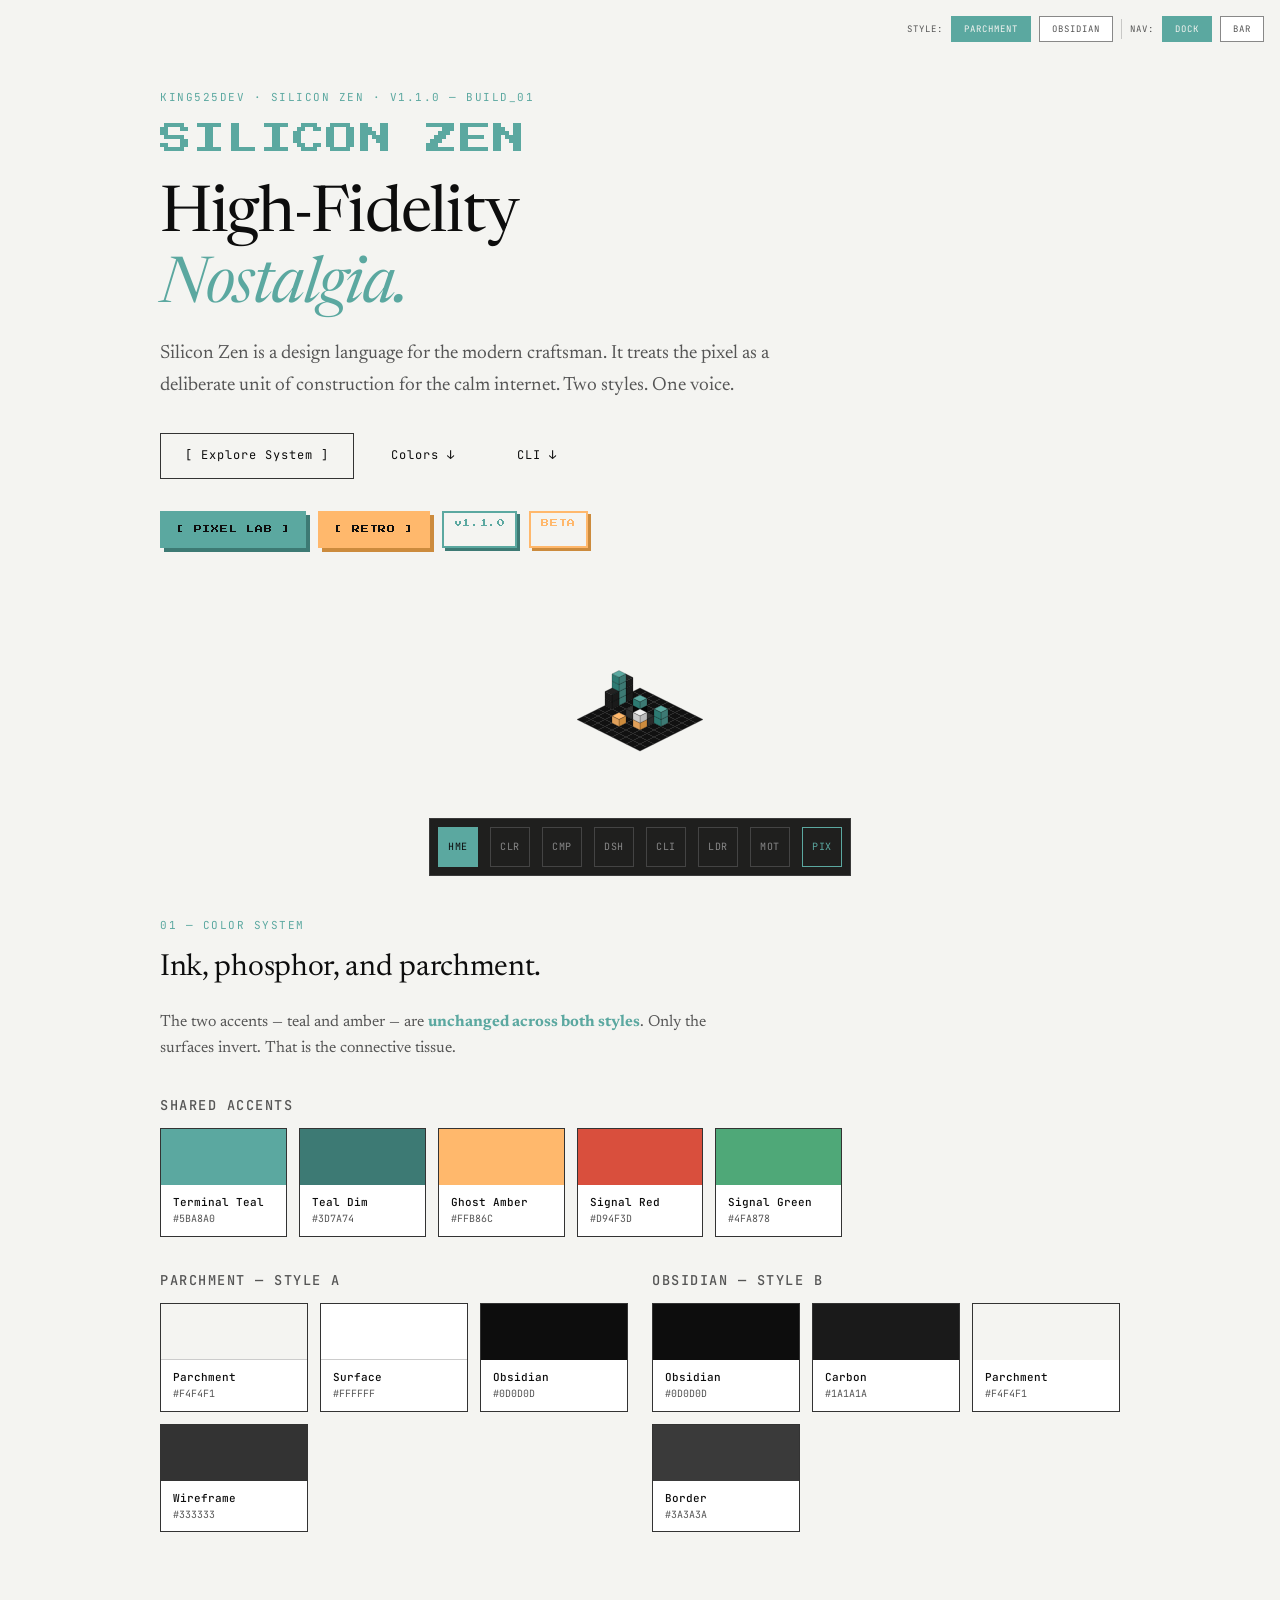
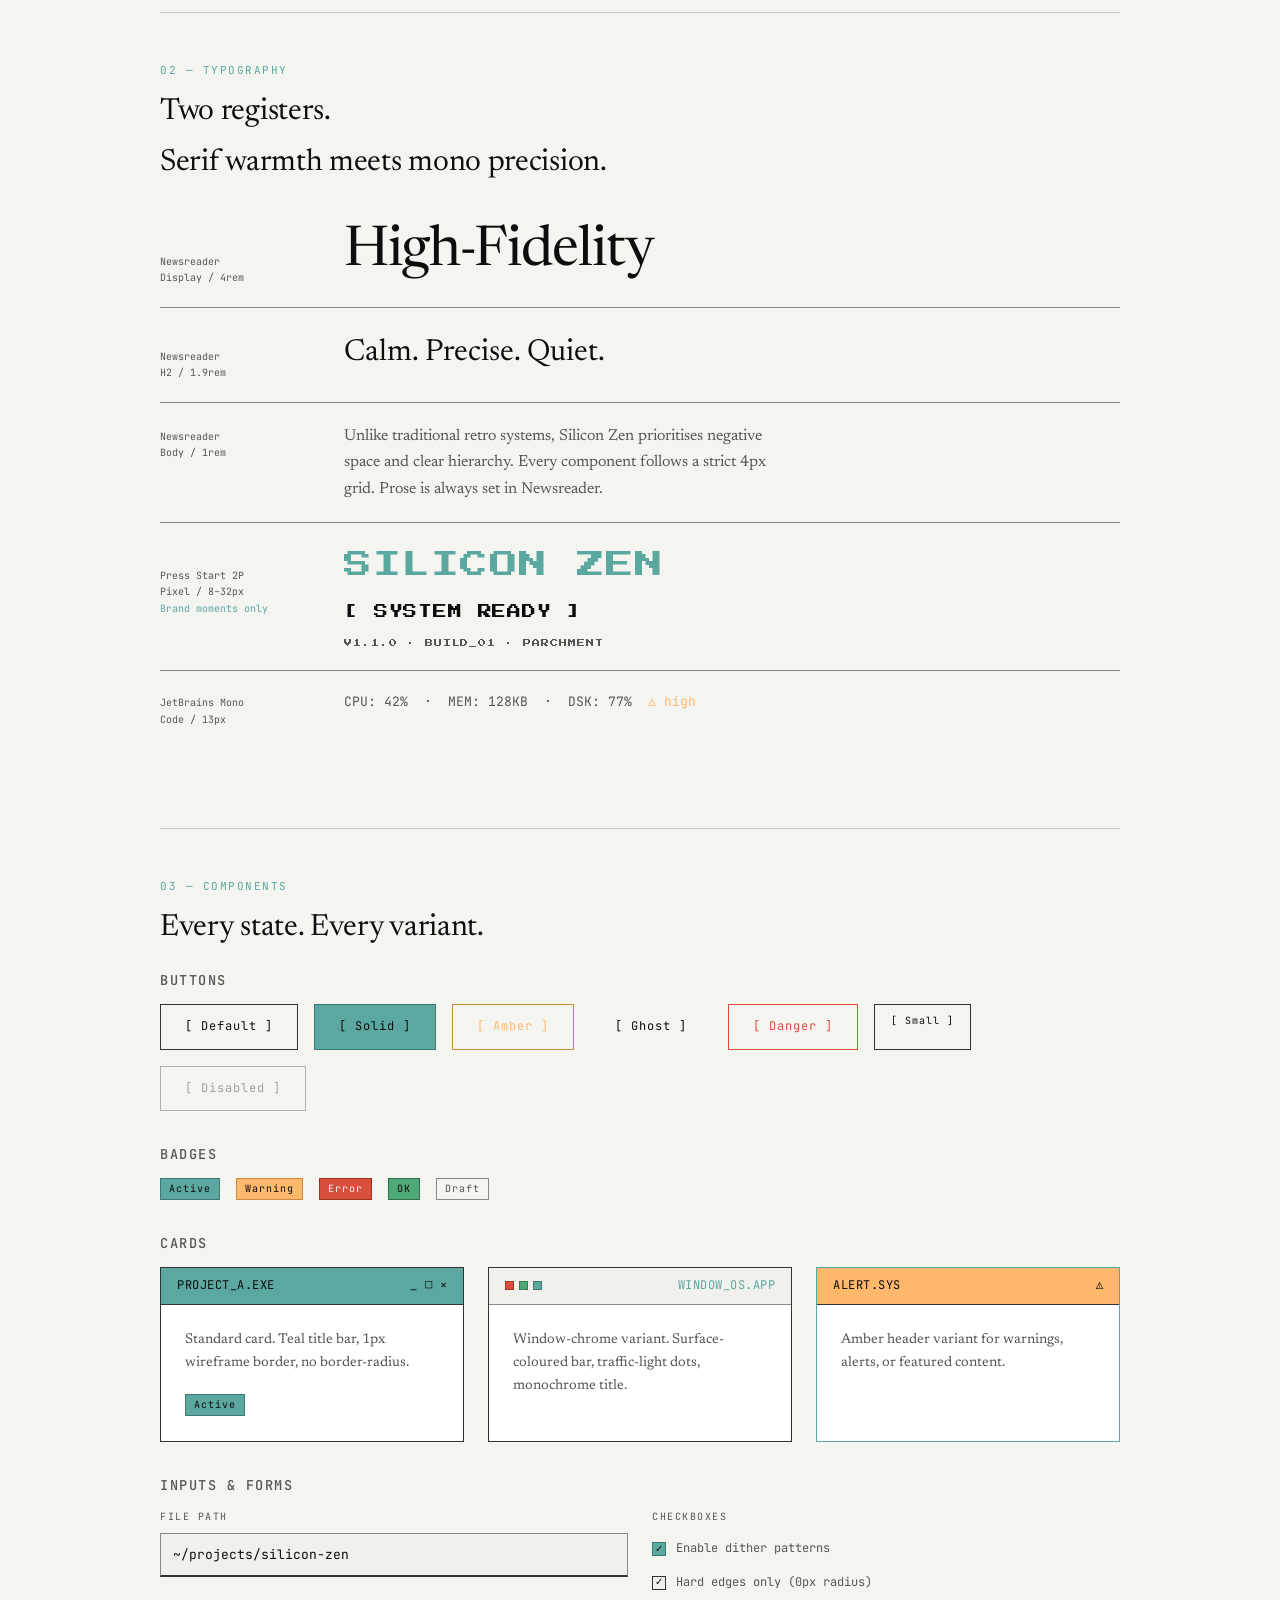
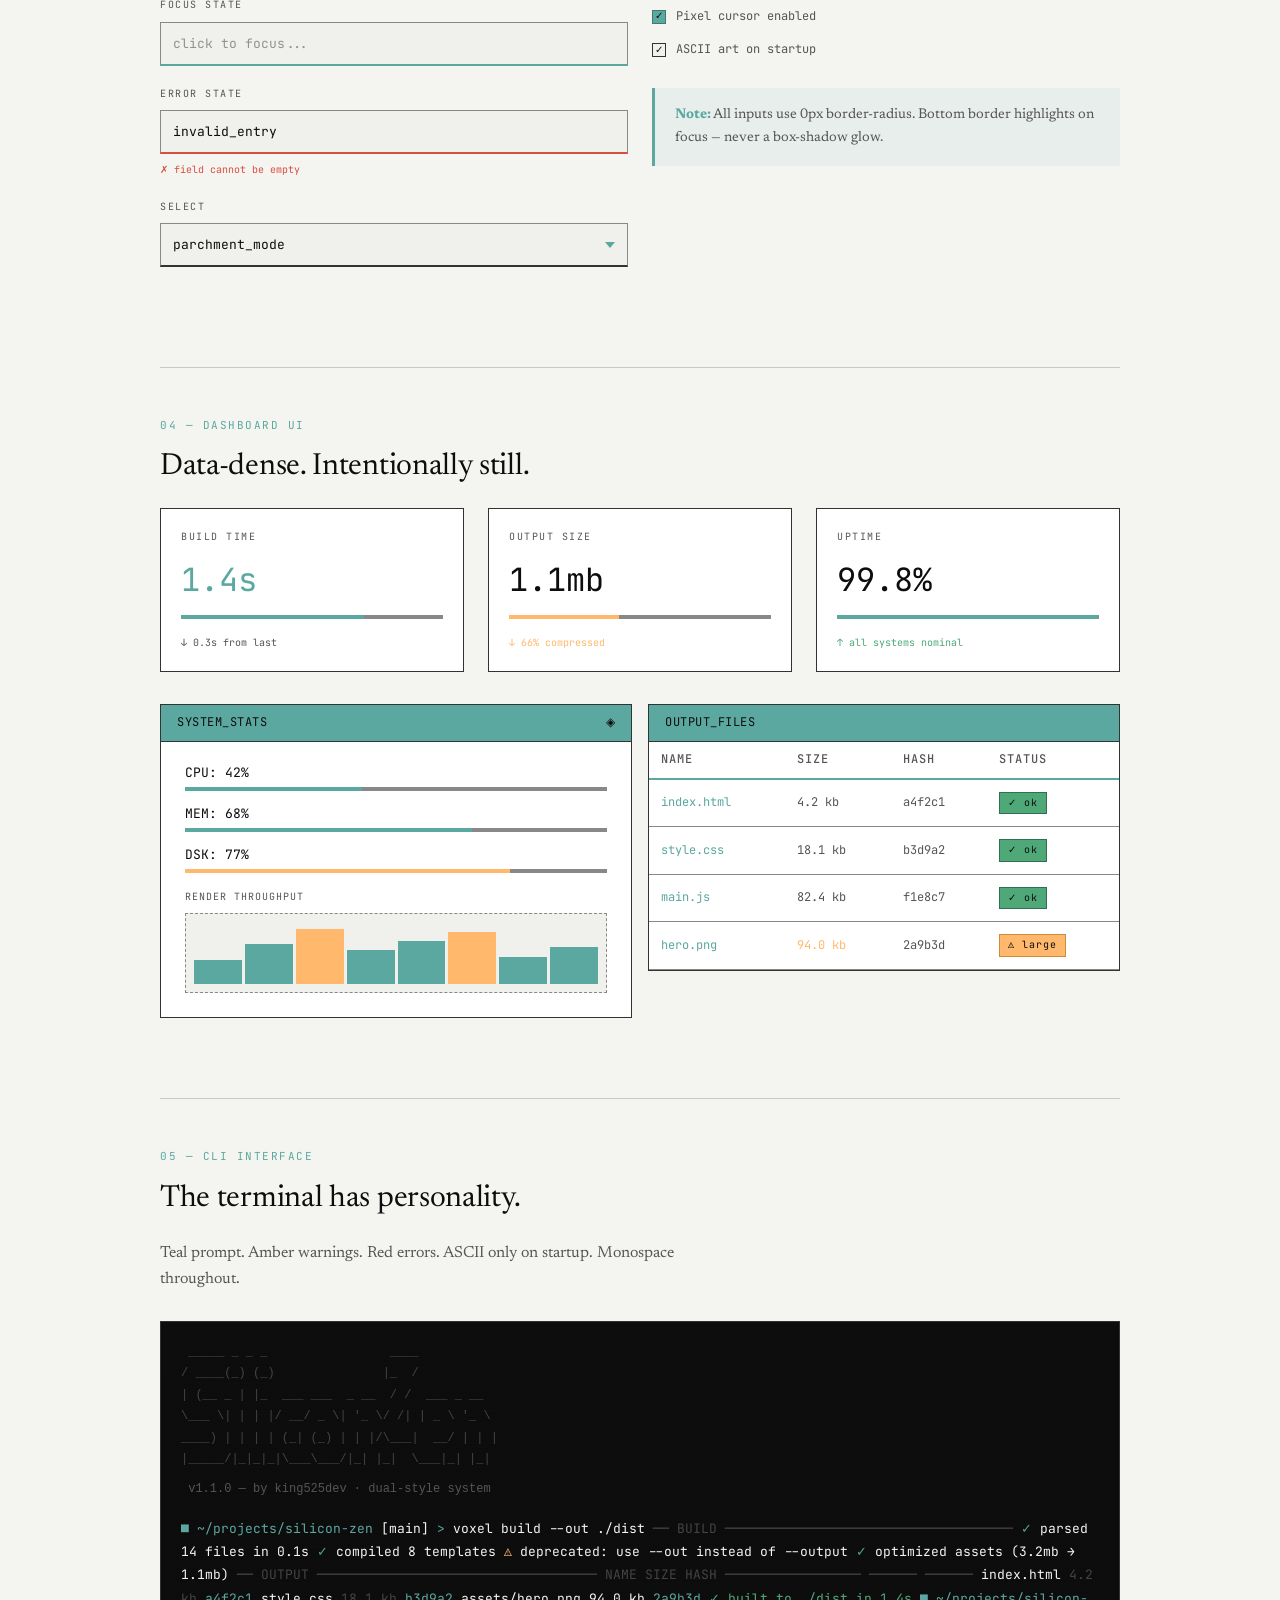
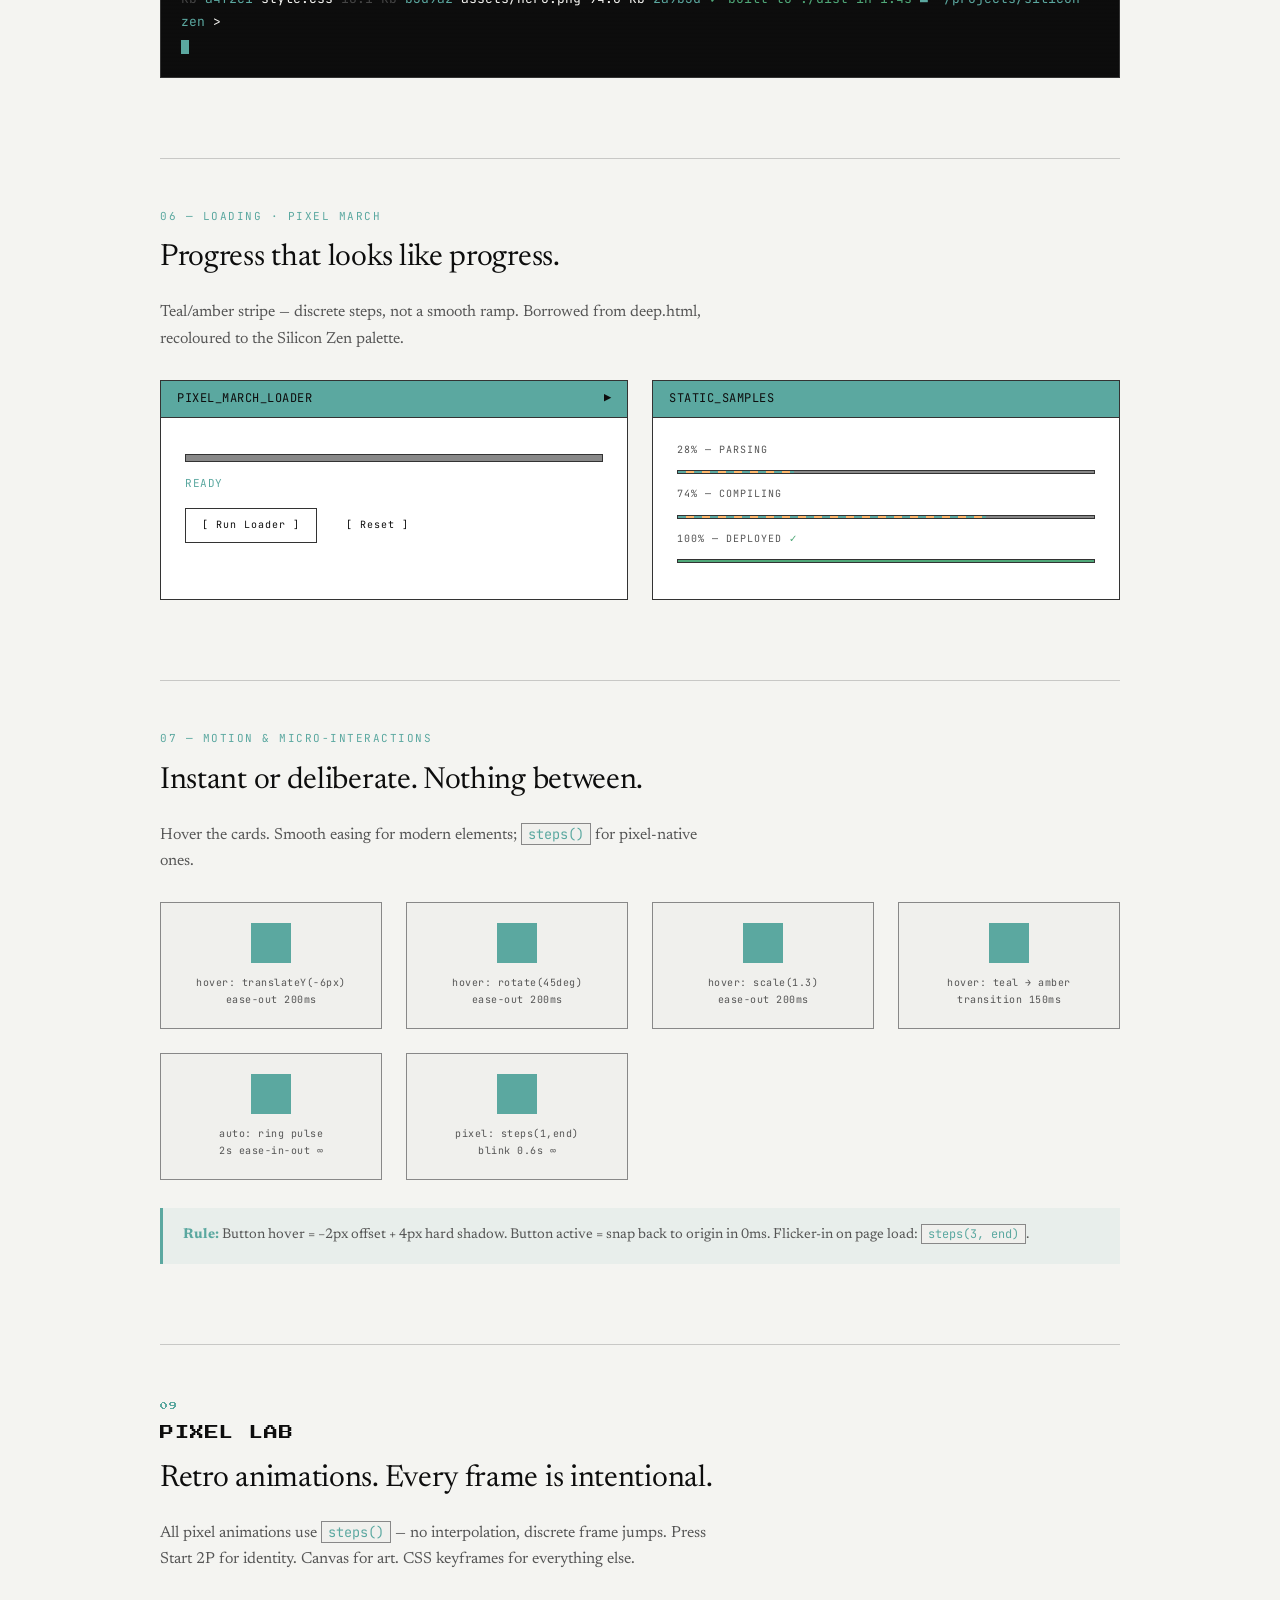
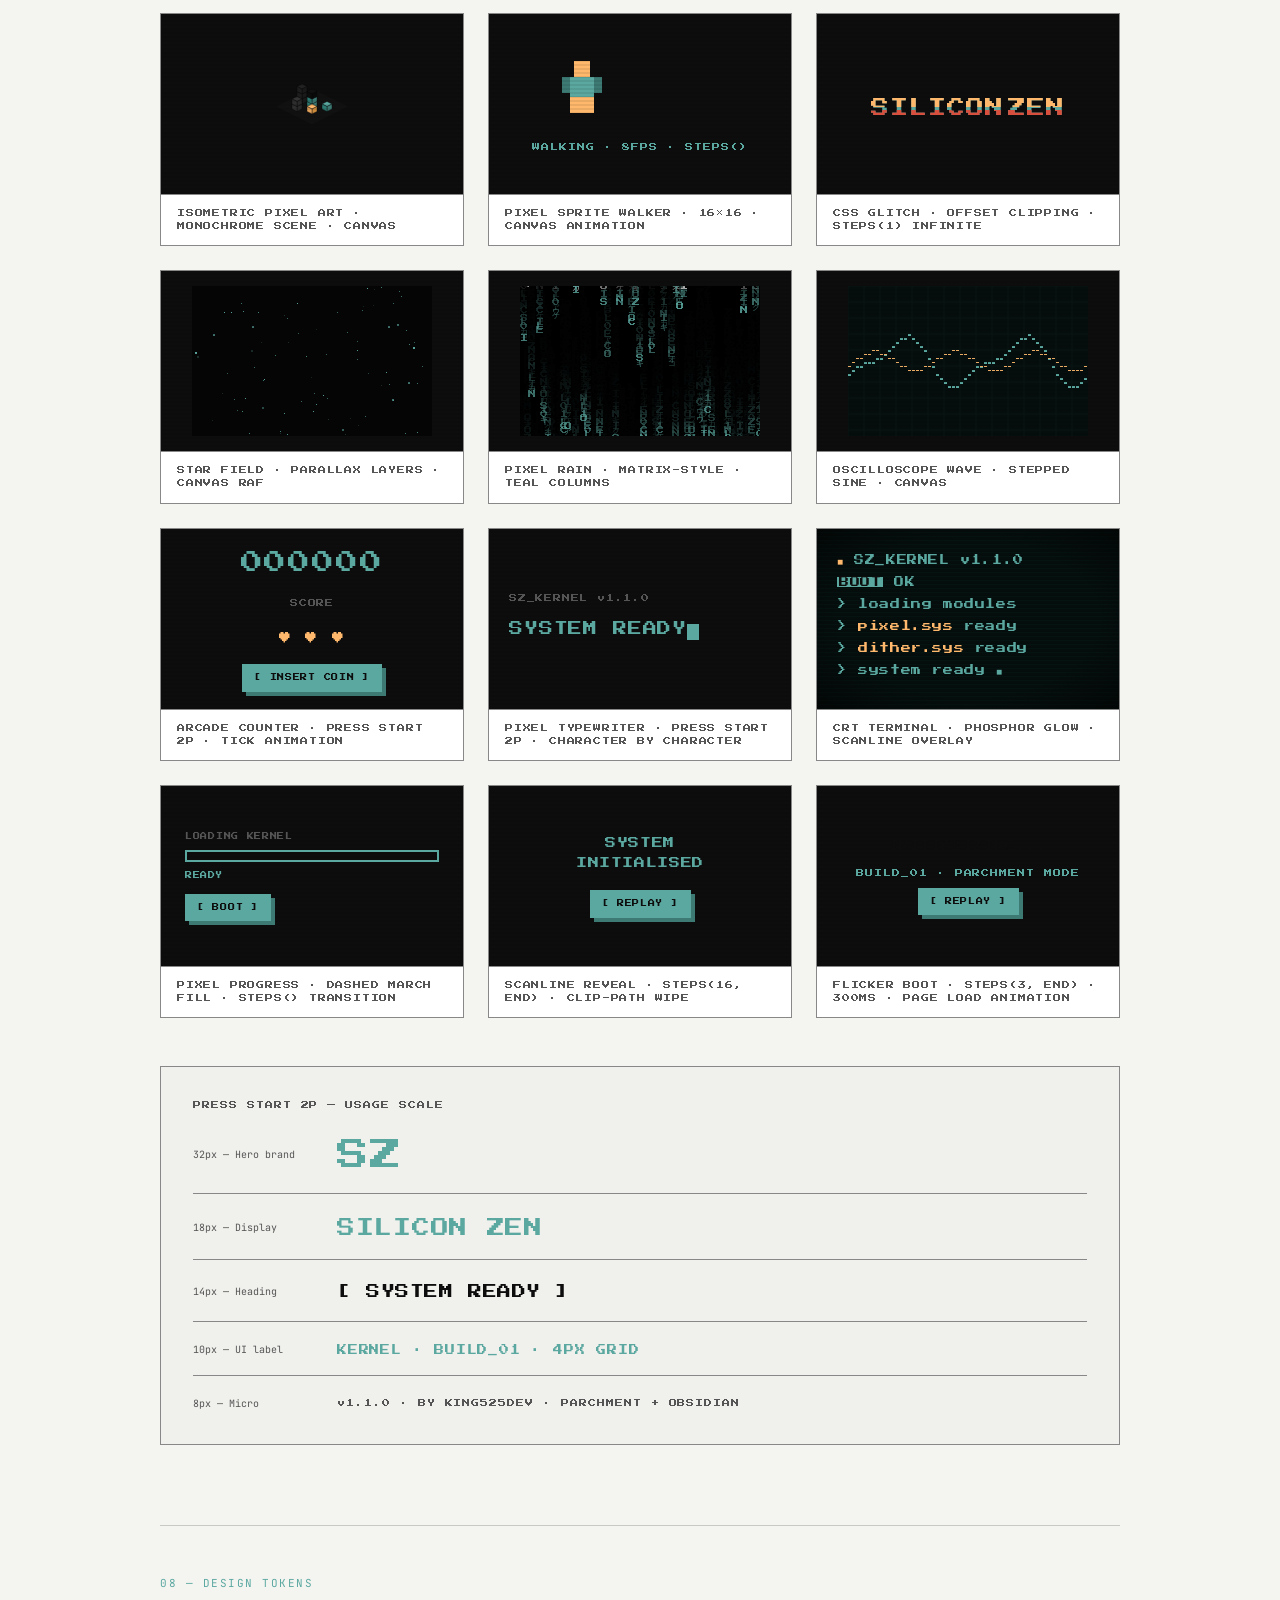
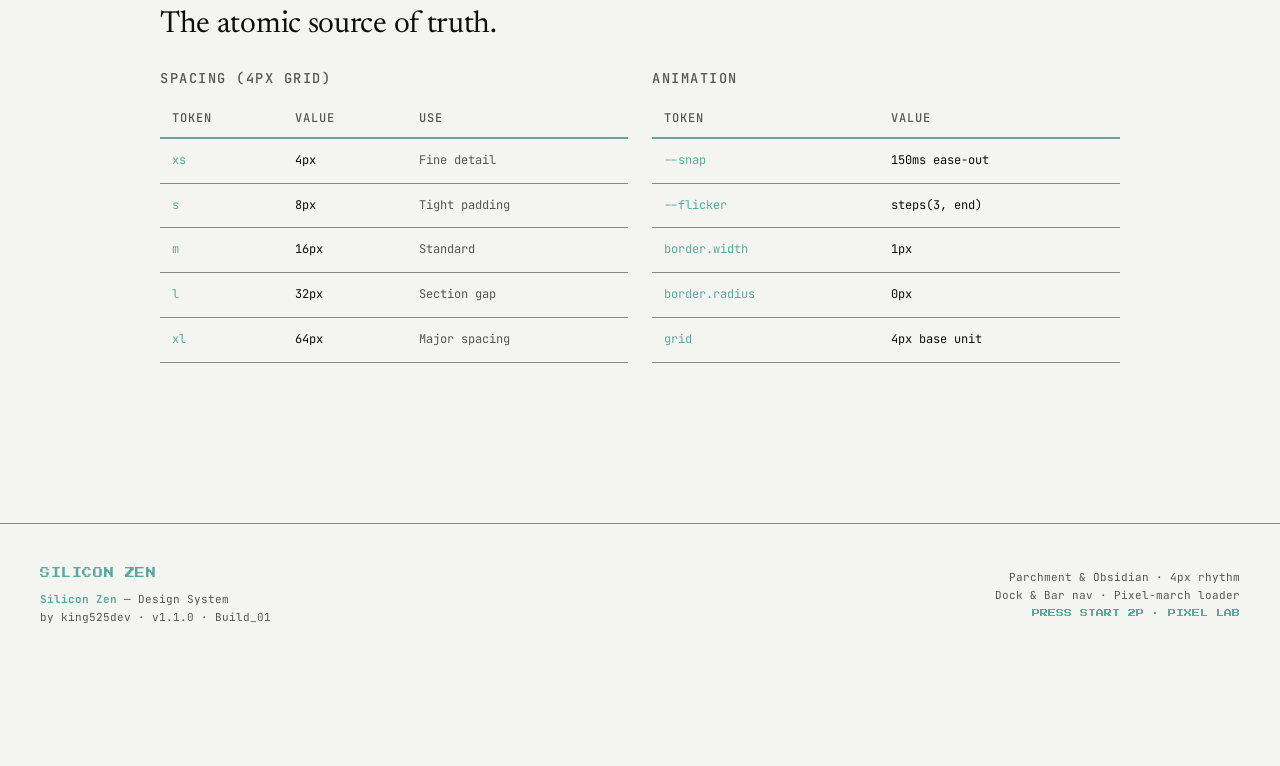
<file: philosophy.html>
<!DOCTYPE html>
<html lang="en" data-theme="parchment" data-nav="dock">
<head>
    <meta charset="UTF-8">
    <meta name="viewport" content="width=device-width, initial-scale=1.0">
    <title>Silicon Zen — by king525dev</title>
    <link href="https://fonts.googleapis.com/css2?family=Newsreader:ital,opsz,wght@0,6..72,400;0,6..72,700;1,6..72,400&family=JetBrains+Mono:wght@400;500&family=Press+Start+2P&display=swap" rel="stylesheet">

    <style>
/* ═══════════════════════════════════════════════════════════
   SILICON ZEN — DESIGN SYSTEM
   by king525dev
   
   Two styles, one language:
   · Parchment  — light mode, serif warmth, Zen Browser calm
   · Obsidian   — dark mode, terminal density, 100r aesthetic
═══════════════════════════════════════════════════════════ */

/* ─── TOKENS: SHARED ─────────────────────────────────── */
:root {
    /* Accent colours — identical across both styles */
    --teal:       #5BA8A0;
    --teal-dim:   #3D7A74;
    --amber:      #FFB86C;
    --amber-dim:  #CC8B3D;
    --red:        #D94F3D;
    --green:      #4FA878;

    /* Grid */
    --grid: 4px;

    /* Typography */
    --font-serif:  "Newsreader", "Source Serif 4", Georgia, serif;
    --font-mono:   "JetBrains Mono", "Courier New", Courier, monospace;
    --font-pixel:  "Press Start 2P", monospace;

    /* Motion */
    --snap:    150ms cubic-bezier(0, 0, 0.2, 1);
    --flicker: steps(3, end);
}

/* ─── STYLE A: PARCHMENT (default) ──────────────────── */
[data-theme="parchment"] {
    --bg:          #F4F4F1;
    --bg-alt:      #EAEAE7;
    --surface:     #FFFFFF;
    --surface-alt: #F0F0ED;
    --border:      #333333;
    --border-dim:  #888888;
    --text:        #0D0D0D;
    --text-dim:    #555555;
    --text-inv:    #F4F4F1;
    --dither-dot:  rgba(0,0,0,0.12);
    --card-bg:     #FFFFFF;
    --cli-bg:      #0D0D0D;
    --cli-text:    #F4F4F1;
}

/* ─── STYLE B: OBSIDIAN (dark terminal) ─────────────── */
[data-theme="obsidian"] {
    --bg:          #0D0D0D;
    --bg-alt:      #111111;
    --surface:     #1A1A1A;
    --surface-alt: #222222;
    --border:      #3A3A3A;
    --border-dim:  #2A2A2A;
    --text:        #F4F4F1;
    --text-dim:    #888888;
    --text-inv:    #0D0D0D;
    --dither-dot:  rgba(255,255,255,0.05);
    --card-bg:     #1A1A1A;
    --cli-bg:      #050505;
    --cli-text:    #F4F4F1;
}

/* ─── RESET ──────────────────────────────────────────── */
*, *::before, *::after {
    box-sizing: border-box;
    margin: 0; padding: 0;
    cursor: url('data:image/svg+xml;utf8,<svg xmlns="http://www.w3.org/2000/svg" width="16" height="16" viewBox="0 0 16 16"><rect width="8" height="8" fill="%23000"/><rect x="1" y="1" width="6" height="6" fill="%23fff"/></svg>'), auto;
}

html { scroll-behavior: smooth; }

body {
    background-color: var(--bg);
    color: var(--text);
    font-family: var(--font-serif);
    line-height: 1.65;
    overflow-x: hidden;
    transition: background-color 0.2s, color 0.2s;
}

/* dock padding — overridden when top-nav is active */
[data-nav="dock"]  body,
body               { padding-bottom: 100px; }
[data-nav="bar"]   body { padding-bottom: 0; }

::selection { background: var(--teal); color: var(--text-inv); }

/* ─── DITHER TEXTURE ─────────────────────────────────── */
.dither-bg {
    background-image: radial-gradient(var(--dither-dot) 0.6px, transparent 0.6px);
    background-size: 8px 8px;
    position: fixed; inset: 0;
    z-index: -1; pointer-events: none;
}

/* custom scrollbar */
::-webkit-scrollbar { width: 4px; }
::-webkit-scrollbar-track { background: transparent; }
::-webkit-scrollbar-thumb { background: var(--teal); }

/* ─── TYPOGRAPHY ─────────────────────────────────────── */
h1 {
    font-size: clamp(2.4rem, 5vw, 4rem);
    font-weight: 400;
    letter-spacing: -0.02em;
    line-height: 1.1;
    margin-bottom: calc(var(--grid) * 4);
}
h2 {
    font-size: clamp(1.4rem, 2.5vw, 1.9rem);
    font-weight: 400;
    letter-spacing: -0.01em;
    margin-bottom: calc(var(--grid) * 4);
}
h3 {
    font-family: var(--font-mono);
    font-size: 0.85rem;
    font-weight: 500;
    text-transform: uppercase;
    letter-spacing: 1.5px;
    color: var(--text-dim);
    margin-bottom: calc(var(--grid) * 3);
}
p { max-width: 62ch; }

.label {
    font-family: var(--font-mono);
    text-transform: uppercase;
    font-size: 11px;
    color: var(--teal);
    letter-spacing: 1.5px;
    display: block;
    margin-bottom: calc(var(--grid) * 2);
}
em { font-style: italic; color: var(--teal); }
code {
    font-family: var(--font-mono);
    font-size: 0.85em;
    background: var(--surface-alt);
    border: 1px solid var(--border-dim);
    padding: 1px 6px;
    color: var(--teal);
}

/* ─── LAYOUT ─────────────────────────────────────────── */
.container {
    max-width: 1040px;
    margin: 0 auto;
    padding: calc(var(--grid) * 10);
}
section { margin-bottom: calc(var(--grid) * 20); }
.divider {
    border: none;
    border-top: 1px solid var(--border-dim);
    margin: calc(var(--grid) * 12) 0;
    opacity: 0.4;
}

.grid-2 { display: grid; grid-template-columns: repeat(auto-fit, minmax(280px, 1fr)); gap: calc(var(--grid) * 6); }
.grid-3 { display: grid; grid-template-columns: repeat(auto-fit, minmax(220px, 1fr)); gap: calc(var(--grid) * 6); }
.flex    { display: flex; gap: calc(var(--grid) * 4); flex-wrap: wrap; }
.flex-1  { flex: 1; min-width: 200px; }

/* ═══════════════════════════════════════════════════════
   NAVIGATION A — TOP BAR
   Shown when data-nav="bar"
═══════════════════════════════════════════════════════ */
.top-nav {
    display: none;
    position: sticky; top: 0; z-index: 100;
    background: var(--bg);
    border-bottom: 2px solid var(--teal);
    padding: 0 calc(var(--grid) * 10);
    height: 56px;
    align-items: center;
    justify-content: space-between;
    gap: calc(var(--grid) * 4);
    backdrop-filter: blur(8px);
}
[data-nav="bar"] .top-nav { display: flex; }

.top-nav-logo {
    font-family: var(--font-mono);
    font-size: 13px;
    font-weight: 500;
    letter-spacing: 2px;
    text-transform: uppercase;
    color: var(--text);
    text-decoration: none;
    white-space: nowrap;
}
.top-nav-logo strong { color: var(--teal); }

.top-nav-links {
    display: flex; gap: calc(var(--grid) * 8);
    list-style: none; align-items: center;
}
.top-nav-links a {
    font-family: var(--font-mono);
    font-size: 11px;
    letter-spacing: 1.5px;
    text-transform: uppercase;
    text-decoration: none;
    color: var(--text-dim);
    border-bottom: 1px solid transparent;
    padding-bottom: 2px;
    transition: color var(--snap), border-color var(--snap);
}
.top-nav-links a:hover,
.top-nav-links a.is-active { color: var(--teal); border-bottom-color: var(--teal); }

.top-nav-actions { display: flex; gap: calc(var(--grid) * 2); align-items: center; }
.nav-icon-btn {
    width: 32px; height: 32px;
    border: 1px solid var(--border);
    background: transparent;
    color: var(--text-dim);
    font-family: var(--font-mono);
    font-size: 10px;
    letter-spacing: 0.5px;
    display: flex; align-items: center; justify-content: center;
    transition: var(--snap);
}
.nav-icon-btn:hover    { border-color: var(--teal); color: var(--teal); }
.nav-icon-btn.is-on    { background: var(--teal); color: var(--text-inv); border-color: var(--teal); }

/* ═══════════════════════════════════════════════════════
   NAVIGATION B — FLOATING DOCK
   Shown when data-nav="dock"
═══════════════════════════════════════════════════════ */
.dock {
    position: fixed;
    bottom: calc(var(--grid) * 6);
    left: 50%; transform: translateX(-50%);
    background: rgba(13,13,13,0.92);
    border: 1px solid #3A3A3A;
    padding: calc(var(--grid) * 2);
    display: flex; gap: calc(var(--grid) * 3);
    z-index: 100;
    backdrop-filter: blur(8px);
    transition: opacity 0.2s, transform 0.2s;
}
[data-nav="bar"] .dock { opacity: 0; pointer-events: none; transform: translateX(-50%) translateY(12px); }

.dock-item {
    display: flex; align-items: center; justify-content: center;
    width: 40px; height: 40px;
    border: 1px solid #444;
    color: #888;
    font-family: var(--font-mono);
    font-size: 10px;
    letter-spacing: 0.5px;
    text-decoration: none;
    transition: var(--snap);
}
.dock-item:hover      { border-color: var(--teal); color: var(--teal); }
.dock-item.is-active  { background: var(--teal); color: #0D0D0D; border-color: var(--teal); }

/* ═══════════════════════════════════════════════════════
   SYSTEM CONTROLS  (top-right, always visible)
═══════════════════════════════════════════════════════ */
.sys-controls {
    position: fixed;
    top: calc(var(--grid) * 4);
    right: calc(var(--grid) * 4);
    z-index: 200;
    display: flex; align-items: center; gap: calc(var(--grid) * 2);
}
.sys-label {
    font-family: var(--font-mono);
    font-size: 9px;
    color: var(--text-dim);
    letter-spacing: 1px;
    text-transform: uppercase;
}
.sys-btn {
    font-family: var(--font-mono);
    font-size: 9px;
    letter-spacing: 1px;
    text-transform: uppercase;
    border: 1px solid var(--border-dim);
    background: var(--surface);
    color: var(--text-dim);
    padding: calc(var(--grid) * 1.5) calc(var(--grid) * 3);
    transition: var(--snap);
}
.sys-btn:hover         { border-color: var(--teal); color: var(--teal); }
.sys-btn.is-on         { background: var(--teal); color: var(--text-inv); border-color: var(--teal); }
.sys-sep {
    width: 1px; height: 20px;
    background: var(--border-dim);
    opacity: 0.4;
}

/* ═══════════════════════════════════════════════════════
   CARD / PANEL COMPONENT
═══════════════════════════════════════════════════════ */
.card {
    background: var(--card-bg);
    border: 1px solid var(--border);
    transition: var(--snap);
}
.card-header {
    background: var(--teal);
    border-bottom: 1px solid var(--border);
    padding: calc(var(--grid) * 2) calc(var(--grid) * 4);
    display: flex; justify-content: space-between; align-items: center;
}
.card-title { font-family: var(--font-mono); font-size: 12px; color: #0D0D0D; letter-spacing: 0.5px; }
.card-body  { padding: calc(var(--grid) * 6); }

/* window-chrome variant */
.window-card .card-header     { background: var(--surface-alt); border-bottom: 1px solid var(--border-dim); }
.window-card .card-title       { color: var(--teal); }
.window-card .card-header-dots { display: flex; gap: 5px; align-items: center; }
.window-card .dot              { width: 9px; height: 9px; border: 1px solid var(--border-dim); }
.window-card .dot-r            { background: #D94F3D; border-color: #B03020; }
.window-card .dot-g            { background: #4FA878; border-color: #2F8050; }
.window-card .dot-b            { background: #5BA8A0; border-color: #3D7A74; }

/* ═══════════════════════════════════════════════════════
   BUTTONS
═══════════════════════════════════════════════════════ */
.btn {
    display: inline-block;
    border: 1px solid var(--border);
    padding: calc(var(--grid) * 3) calc(var(--grid) * 6);
    font-family: var(--font-mono);
    font-size: 12px;
    letter-spacing: 1px;
    text-decoration: none;
    color: var(--text);
    background: transparent;
    transition: var(--snap);
    white-space: nowrap;
}
.btn:hover  { background: var(--teal); color: #0D0D0D; transform: translate(-2px,-2px); box-shadow: 4px 4px 0 var(--border); border-color: var(--border); }
.btn:active { transform: translate(0,0); box-shadow: none; }

.btn-solid   { background: var(--teal); color: #0D0D0D; border-color: var(--teal-dim); }
.btn-solid:hover { background: var(--teal-dim); color: #F4F4F1; }

.btn-amber   { background: transparent; border-color: var(--amber-dim); color: var(--amber); }
.btn-amber:hover { background: var(--amber); color: #0D0D0D; }

.btn-ghost   { border-color: transparent; }
.btn-ghost:hover { background: var(--surface-alt); border-color: var(--border-dim); box-shadow: none; transform: none; }

.btn-danger  { border-color: var(--red); color: var(--red); }
.btn-danger:hover { background: var(--red); color: #F4F4F1; box-shadow: 4px 4px 0 var(--border); }

.btn-sm { padding: calc(var(--grid) * 2) calc(var(--grid) * 4); font-size: 10px; }
.btn-disabled { opacity: 0.35; pointer-events: none; }

/* ═══════════════════════════════════════════════════════
   BADGES
═══════════════════════════════════════════════════════ */
.badge {
    display: inline-block;
    font-family: var(--font-mono);
    font-size: 10px;
    letter-spacing: 1px;
    padding: 2px 8px;
    border: 1px solid;
}
.badge-teal   { background: var(--teal);  color: #0D0D0D; border-color: var(--teal-dim); }
.badge-amber  { background: var(--amber); color: #0D0D0D; border-color: var(--amber-dim); }
.badge-outline { background: transparent; color: var(--text-dim); border-color: var(--border-dim); }
.badge-red    { background: var(--red);   color: #F4F4F1; border-color: #A03020; }
.badge-green  { background: var(--green); color: #0D0D0D; border-color: #2F7050; }

/* ═══════════════════════════════════════════════════════
   INPUTS & FORMS
═══════════════════════════════════════════════════════ */
.field { display: flex; flex-direction: column; gap: calc(var(--grid) * 2); margin-bottom: calc(var(--grid) * 5); }
.field-label {
    font-family: var(--font-mono); font-size: 10px;
    text-transform: uppercase; letter-spacing: 1.5px;
    color: var(--text-dim);
}
.input {
    background: var(--surface-alt);
    border: 1px solid var(--border-dim);
    border-bottom: 2px solid var(--border);
    padding: calc(var(--grid) * 3) calc(var(--grid) * 3);
    font-family: var(--font-mono); font-size: 13px;
    color: var(--text);
    outline: none;
    transition: var(--snap);
}
.input::placeholder { color: var(--text-dim); opacity: 0.6; }
.input:focus { border-bottom-color: var(--teal); background: var(--surface); }
.input.input-error { border-bottom-color: var(--red); }

.select { appearance: none; background-image: url("data:image/svg+xml,%3Csvg xmlns='http://www.w3.org/2000/svg' width='10' height='6'%3E%3Cpath d='M0 0l5 6 5-6z' fill='%235BA8A0'/%3E%3C/svg%3E"); background-repeat: no-repeat; background-position: right 12px center; padding-right: 32px; }

/* custom checkbox */
.checkbox { display: flex; align-items: center; gap: 10px; cursor: pointer; }
.checkbox-box {
    width: 14px; height: 14px; flex-shrink: 0;
    border: 1px solid var(--border);
    background: var(--surface-alt);
    display: flex; align-items: center; justify-content: center;
    font-family: var(--font-mono); font-size: 10px;
    transition: var(--snap);
}
.checkbox.is-checked .checkbox-box { background: var(--teal); border-color: var(--teal-dim); color: #0D0D0D; }
.checkbox-label { font-family: var(--font-mono); font-size: 12px; color: var(--text-dim); user-select: none; }

/* ═══════════════════════════════════════════════════════
   LOADING BAR — from deep.html, Silicon Zen colours
═══════════════════════════════════════════════════════ */
.load-bar {
    height: 8px;
    background: var(--border-dim);
    border: 1px solid var(--border);
    overflow: hidden;
    margin: calc(var(--grid) * 3) 0;
}
.load-fill {
    width: 0%; height: 100%;
    background: repeating-linear-gradient(
        90deg,
        var(--teal)  0, var(--teal)  8px,
        var(--amber) 8px, var(--amber) 16px
    );
    transition: width 0.28s ease-out;
}
.load-thin { height: 4px; }
.load-solid .load-fill { background: var(--teal); }
.load-status {
    font-family: var(--font-mono);
    font-size: 11px; color: var(--teal);
    letter-spacing: 0.5px; min-height: 18px;
}

/* ═══════════════════════════════════════════════════════
   CLI TERMINAL
═══════════════════════════════════════════════════════ */
.cli {
    background: var(--cli-bg);
    color: var(--cli-text);
    font-family: var(--font-mono);
    font-size: 13px; line-height: 1.8;
    padding: calc(var(--grid) * 5);
    border: 1px solid var(--border);
    position: relative; overflow: hidden;
}
/* scanline overlay */
.cli::before {
    content: '';
    position: absolute; inset: 0; pointer-events: none;
    background: repeating-linear-gradient(to bottom, transparent, transparent 2px, rgba(0,0,0,0.06) 2px, rgba(0,0,0,0.06) 4px);
    z-index: 1;
}
.cli-inner { position: relative; z-index: 2; }
.cli .prompt   { color: var(--teal); }
.cli .ok       { color: #4FA878; }
.cli .warn     { color: var(--amber); }
.cli .err      { color: var(--red); }
.cli .muted    { color: #444; }
.cli .hi       { background: rgba(91,168,160,0.15); }
.cli-cursor {
    display: inline-block; width: 8px; height: 14px;
    background: var(--teal); vertical-align: text-bottom;
    animation: blink 1s steps(2) infinite;
}
@keyframes blink { 50% { opacity: 0; } }

/* ═══════════════════════════════════════════════════════
   COLOR SWATCHES
═══════════════════════════════════════════════════════ */
.swatch-grid { display: grid; grid-template-columns: repeat(auto-fill, minmax(110px,1fr)); gap: calc(var(--grid) * 3); }
.swatch { border: 1px solid var(--border); overflow: hidden; }
.swatch-color { height: 56px; }
.swatch-meta { padding: calc(var(--grid) * 2) calc(var(--grid) * 3); background: var(--surface); }
.swatch-name { font-family: var(--font-mono); font-size: 11px; color: var(--text); font-weight: 500; }
.swatch-hex  { font-family: var(--font-mono); font-size: 10px; color: var(--text-dim); }

/* ═══════════════════════════════════════════════════════
   DATA TABLE
═══════════════════════════════════════════════════════ */
.data-table { width: 100%; border-collapse: collapse; font-family: var(--font-mono); font-size: 12px; }
.data-table th {
    text-align: left; padding: calc(var(--grid) * 2) calc(var(--grid) * 3);
    border-bottom: 2px solid var(--teal);
    color: var(--text-dim); text-transform: uppercase; letter-spacing: 1px; font-weight: 500;
}
.data-table td { padding: calc(var(--grid) * 3); border-bottom: 1px solid var(--border-dim); color: var(--text); }
.data-table tr:hover td { background: var(--surface-alt); }
.data-table td.teal   { color: var(--teal); }
.data-table td.amber  { color: var(--amber); }
.data-table td.muted  { color: var(--text-dim); }

/* ═══════════════════════════════════════════════════════
   PROGRESS / STAT BARS (simple inline)
═══════════════════════════════════════════════════════ */
.stat-bar { height: 4px; background: var(--border-dim); margin: calc(var(--grid) * 2) 0 calc(var(--grid) * 4); }
.stat-bar-fill { height: 100%; background: var(--teal); }
.stat-bar-fill.amber { background: var(--amber); }

/* ═══════════════════════════════════════════════════════
   MINI CHART (dashed, pixel steps)
═══════════════════════════════════════════════════════ */
.pixel-chart {
    height: 80px; display: flex; align-items: flex-end;
    border: 1px dashed var(--border-dim);
    padding: 8px; gap: 3px;
    background: var(--surface-alt);
}
.pixel-bar { flex: 1; background: var(--teal); transition: height 0.3s steps(8, end); }
.pixel-bar.amber { background: var(--amber); }

/* ═══════════════════════════════════════════════════════
   MOTION DEMO BOXES
═══════════════════════════════════════════════════════ */
.motion-card {
    border: 1px solid var(--border-dim);
    padding: calc(var(--grid) * 5);
    display: flex; flex-direction: column; align-items: center; gap: 12px;
    background: var(--surface-alt);
}
.motion-box {
    width: 40px; height: 40px; background: var(--teal);
    transition: all 0.2s cubic-bezier(0, 0, 0.2, 1);
}
.motion-card:hover .m-up      { transform: translateY(-6px); }
.motion-card:hover .m-rotate  { transform: rotate(45deg); }
.motion-card:hover .m-scale   { transform: scale(1.3); }
.motion-card:hover .m-amber   { background: var(--amber); }
.motion-box.m-pulse { animation: pulse 2s ease-in-out infinite; }
.motion-box.m-blink { animation: px-blink 0.6s steps(1) infinite; }
@keyframes pulse   { 0%,100%{box-shadow:0 0 0 0 rgba(91,168,160,.5)} 50%{box-shadow:0 0 0 8px rgba(91,168,160,0)} }
@keyframes px-blink{ 0%,100%{background:var(--teal)} 50%{background:var(--surface-alt)} }
.motion-label { font-family: var(--font-mono); font-size: 10px; color: var(--text-dim); text-align: center; letter-spacing: 0.5px; }

/* ═══════════════════════════════════════════════════════
   CALLOUT / NOTICE
═══════════════════════════════════════════════════════ */
.callout {
    border-left: 3px solid var(--teal);
    padding: calc(var(--grid) * 4) calc(var(--grid) * 5);
    background: rgba(91,168,160,0.07);
    font-size: 14px; color: var(--text-dim);
    margin: calc(var(--grid) * 4) 0;
}
.callout.warn  { border-left-color: var(--amber); background: rgba(255,184,108,0.07); }
.callout.error { border-left-color: var(--red);   background: rgba(217,79,61,0.07); }

/* ═══════════════════════════════════════════════════════
   FLICKER ANIMATION
═══════════════════════════════════════════════════════ */
.flicker { animation: flicker-in 0.3s steps(3); }
@keyframes flicker-in {
    0%   { opacity: 0; }
    33%  { opacity: 0.6; }
    66%  { opacity: 0.15; }
    100% { opacity: 1; }
}

/* scroll reveal */
.reveal { opacity: 0; transform: translateY(16px); transition: opacity 0.5s, transform 0.5s; }
.reveal.in { opacity: 1; transform: none; }

/* ═══════════════════════════════════════════════════════
   FOOTER
═══════════════════════════════════════════════════════ */
footer {
    border-top: 1px solid var(--border-dim);
    padding: calc(var(--grid) * 10);
    display: flex; justify-content: space-between; align-items: center; flex-wrap: wrap; gap: 16px;
    font-family: var(--font-mono); font-size: 11px; color: var(--text-dim);
    margin-top: calc(var(--grid) * 10);
}
footer strong { color: var(--teal); }

/* ═══════════════════════════════════════════════════════
   RESPONSIVE
═══════════════════════════════════════════════════════ */
@media (max-width: 720px) {
    .container { padding: calc(var(--grid) * 6) calc(var(--grid) * 5); }
    .top-nav   { padding: 0 calc(var(--grid) * 5); }
    .top-nav-links { display: none; }
    .sys-controls  { top: auto; bottom: 110px; right: calc(var(--grid) * 4); flex-direction: column; align-items: flex-end; }
    .grid-2, .grid-3 { grid-template-columns: 1fr; }
}

/* ═══════════════════════════════════════════════════════
   PIXEL FONT — PRESS START 2P
   Used ONLY for brand moments, display labels, retro UI.
   Never body text. Never below 10px rendered.
═══════════════════════════════════════════════════════ */
.px-font          { font-family: var(--font-pixel); }
.px-hero          { font-family: var(--font-pixel); font-size: clamp(18px, 3vw, 32px); color: var(--teal); letter-spacing: 0.04em; line-height: 1.6; }
.px-label         { font-family: var(--font-pixel); font-size: 8px; letter-spacing: 0.12em; text-transform: uppercase; color: var(--text-dim); }
.px-heading       { font-family: var(--font-pixel); font-size: 14px; letter-spacing: 0.06em; color: var(--text); line-height: 1.8; }
.px-badge         { font-family: var(--font-pixel); font-size: 8px; letter-spacing: 0.08em; padding: 4px 10px; border: 2px solid var(--teal); color: var(--teal); display: inline-block; box-shadow: 3px 3px 0 var(--teal-dim); }
.px-badge.amber   { border-color: var(--amber); color: var(--amber); box-shadow: 3px 3px 0 var(--amber-dim); }
.px-btn {
    font-family: var(--font-pixel); font-size: 8px; letter-spacing: 0.1em;
    padding: 12px 16px; background: var(--teal); color: #0D0D0D;
    border: none; box-shadow: 4px 4px 0 var(--teal-dim);
    text-decoration: none; display: inline-block; cursor: pointer;
    transition: all 0ms;
    image-rendering: pixelated;
}
.px-btn:hover     { transform: translate(-2px,-2px); box-shadow: 6px 6px 0 var(--teal-dim); }
.px-btn:active    { transform: translate(4px,4px); box-shadow: 0 0 0 var(--teal-dim); }
.px-btn.amber     { background: var(--amber); box-shadow: 4px 4px 0 var(--amber-dim); }
.px-btn.amber:hover { box-shadow: 6px 6px 0 var(--amber-dim); }

/* Pixel Shadow (offset hard shadow, no blur) */
.px-shadow        { box-shadow: 4px 4px 0 var(--border); }
.px-shadow-teal   { box-shadow: 4px 4px 0 var(--teal-dim); }

/* ═══════════════════════════════════════════════════════
   HERO PIXEL CANVAS AREA
═══════════════════════════════════════════════════════ */
.hero-pixel-wrap {
    margin-top: 48px;
    display: flex; align-items: center; justify-content: center;
    position: relative;
}
#isoCanvas, #spriteCanvas {
    image-rendering: pixelated;
    image-rendering: crisp-edges;
}

/* ═══════════════════════════════════════════════════════
   PIXEL LAB SECTION — new animations showcase
═══════════════════════════════════════════════════════ */
.pixel-lab-grid {
    display: grid;
    grid-template-columns: repeat(auto-fill, minmax(260px, 1fr));
    gap: calc(var(--grid) * 6);
}
.pixel-demo-box {
    border: 1px solid var(--border-dim);
    background: var(--surface-alt);
    overflow: hidden;
    position: relative;
}
.pixel-demo-label {
    font-family: var(--font-pixel);
    font-size: 8px;
    letter-spacing: 0.1em;
    color: var(--text-dim);
    padding: calc(var(--grid) * 3) calc(var(--grid) * 4);
    border-top: 1px solid var(--border-dim);
    background: var(--surface);
    text-transform: uppercase;
}
.pixel-demo-canvas-wrap {
    height: 180px;
    display: flex; align-items: center; justify-content: center;
    background: var(--cli-bg);
    position: relative; overflow: hidden;
}
/* scanline overlay on all demo canvases */
.pixel-demo-canvas-wrap::after {
    content: '';
    position: absolute; inset: 0; pointer-events: none;
    background: repeating-linear-gradient(to bottom, transparent, transparent 2px, rgba(0,0,0,0.08) 2px, rgba(0,0,0,0.08) 4px);
    z-index: 2;
}

/* ── GLITCH TEXT ── */
.glitch-wrap {
    font-family: var(--font-pixel);
    font-size: 18px;
    color: var(--teal);
    letter-spacing: 0.06em;
    position: relative;
    display: inline-block;
}
.glitch-wrap::before,
.glitch-wrap::after {
    content: attr(data-text);
    position: absolute; top: 0; left: 0;
    font-family: var(--font-pixel);
    font-size: 18px;
}
.glitch-wrap::before {
    color: var(--amber);
    animation: glitch-before 2.5s steps(1) infinite;
    clip-path: polygon(0 0, 100% 0, 100% 45%, 0 45%);
}
.glitch-wrap::after {
    color: var(--red);
    animation: glitch-after 2.5s steps(1) infinite;
    clip-path: polygon(0 55%, 100% 55%, 100% 100%, 0 100%);
}
@keyframes glitch-before {
    0%,90%,100% { transform: translate(0); opacity: 0; }
    91%          { transform: translate(-3px, 1px); opacity: 1; }
    93%          { transform: translate(3px,-1px); }
    95%          { transform: translate(-2px, 0); }
    97%          { transform: translate(0); opacity: 0; }
}
@keyframes glitch-after {
    0%,90%,100% { transform: translate(0); opacity: 0; }
    92%          { transform: translate(4px, -2px); opacity: 1; }
    94%          { transform: translate(-4px, 2px); }
    96%          { transform: translate(2px, 1px); }
    98%          { transform: translate(0); opacity: 0; }
}

/* ── ARCADE COUNTER ── */
.arcade-score {
    font-family: var(--font-pixel);
    font-size: 22px;
    color: var(--teal);
    letter-spacing: 0.08em;
    text-align: center;
}
.arcade-label {
    font-family: var(--font-pixel);
    font-size: 8px;
    color: var(--text-dim);
    letter-spacing: 0.12em;
    text-align: center;
    margin-top: 8px;
}
.arcade-lives { color: var(--amber); font-family: var(--font-pixel); font-size: 12px; letter-spacing: 0.1em; text-align: center; margin-top: 10px; }

/* ── PIXEL TYPEWRITER ── */
.px-typewriter {
    font-family: var(--font-pixel);
    font-size: 14px;
    color: var(--teal);
    letter-spacing: 0.06em;
    display: inline;
}
.px-typewriter-cursor {
    display: inline-block;
    width: 12px; height: 16px;
    background: var(--teal);
    vertical-align: middle;
    animation: px-cursor-blink 0.7s steps(1) infinite;
}
@keyframes px-cursor-blink { 0%,100%{opacity:1} 50%{opacity:0} }

/* ── SPRITE WALK DEMO STRIP ── */
.sprite-strip {
    position: relative; height: 64px;
    overflow: hidden;
    background: transparent;
}
#spriteWalker {
    position: absolute;
    top: 50%; transform: translateY(-50%);
    image-rendering: pixelated;
    width: 64px; height: 64px;
}

/* ── PIXEL PROGRESS (extra) ── */
.px-progress-wrap {
    background: transparent;
    height: 12px;
    border: 2px solid var(--teal);
    position: relative;
    overflow: hidden;
    image-rendering: pixelated;
}
.px-progress-fill {
    height: 100%;
    background: repeating-linear-gradient(
        90deg,
        var(--teal) 0, var(--teal) 6px,
        transparent 6px, transparent 8px
    );
    animation: px-march 0.4s steps(1) infinite;
    width: 0%;
    transition: width 0.3s steps(10);
}
@keyframes px-march { 0%{background-position:0 0} 100%{background-position:8px 0} }

/* ── CRT SCREEN WRAPPER ── */
.crt-box {
    position: relative;
    border: 3px solid var(--teal);
    box-shadow: 0 0 0 1px var(--teal-dim), 4px 4px 0 var(--teal-dim);
    background: #050e0d;
    overflow: hidden;
    padding: 20px;
}
.crt-box::before {
    content: '';
    position: absolute; inset: 0; pointer-events: none; z-index: 10;
    background: repeating-linear-gradient(to bottom, transparent 0, transparent 3px, rgba(0,180,150,0.04) 3px, rgba(0,180,150,0.04) 4px);
}
.crt-box::after {
    content: '';
    position: absolute; inset: 0; pointer-events: none; z-index: 11;
    background: radial-gradient(ellipse at center, transparent 60%, rgba(0,0,0,0.55) 100%);
}
.crt-text {
    font-family: var(--font-pixel);
    font-size: 10px;
    color: var(--teal);
    line-height: 2.2;
    letter-spacing: 0.06em;
    position: relative; z-index: 12;
}
.crt-text .crt-hi    { color: #0D0D0D; background: var(--teal); padding: 0 2px; }
.crt-text .crt-amber { color: var(--amber); }

/* ── PIXEL RAIN canvas ── */
#pixelRainCanvas { display: block; image-rendering: pixelated; }

/* ── STAR FIELD canvas ── */
#starCanvas { display: block; image-rendering: pixelated; }

/* ── ISO canvas (hero) ── */
#isoCanvas { display: block; }

/* ── SECTION PIXEL HEADERS (number labels) ── */
.px-section-num {
    font-family: var(--font-pixel);
    font-size: 8px;
    color: var(--teal);
    letter-spacing: 0.18em;
    text-transform: uppercase;
    display: inline-block;
    margin-bottom: calc(var(--grid) * 2);
}

/* WAVE OSCILLOSCOPE canvas */
#waveCanvas { display: block; image-rendering: pixelated; }

/* typing animation on hero */
@keyframes scanline-reveal {
    from { clip-path: inset(0 0 100% 0); }
    to   { clip-path: inset(0 0 0% 0); }
}
.scanline-in { animation: scanline-reveal 0.8s steps(16, end) forwards; }
    </style>
</head>
<body>

<!-- ═══════ DITHER TEXTURE ═══════════════════════════ -->
<div class="dither-bg"></div>

<!-- ═══════ SYSTEM CONTROLS ══════════════════════════ -->
<div class="sys-controls">
    <span class="sys-label">Style:</span>
    <button class="sys-btn is-on" id="btnParchment">Parchment</button>
    <button class="sys-btn"       id="btnObsidian">Obsidian</button>
    <div class="sys-sep"></div>
    <span class="sys-label">Nav:</span>
    <button class="sys-btn is-on" id="btnDock">Dock</button>
    <button class="sys-btn"       id="btnBar">Bar</button>
</div>

<!-- ═══════ TOP BAR NAV ═══════════════════════════════ -->
<nav class="top-nav">
    <a class="top-nav-logo" href="#hero"><strong>Silicon</strong>&nbsp;Zen</a>
    <ul class="top-nav-links">
        <li><a href="#hero"       class="is-active">Home</a></li>
        <li><a href="#colors">Colors</a></li>
        <li><a href="#type">Type</a></li>
        <li><a href="#components">Components</a></li>
        <li><a href="#dashboard">Dashboard</a></li>
        <li><a href="#cli">CLI</a></li>
        <li><a href="#motion">Motion</a></li>
        <li><a href="#pixellab" style="color:var(--teal);">Pixel Lab</a></li>
    </ul>
    <div class="top-nav-actions">
        <button class="nav-icon-btn">HME</button>
        <button class="nav-icon-btn is-on">SYS</button>
        <button class="nav-icon-btn">USR</button>
        <button class="nav-icon-btn">CFG</button>
    </div>
</nav>

<!-- ═══════ MAIN ═══════════════════════════════════════ -->
<main class="container flicker" id="hero">

    <!-- ── HERO ────────────────────────────────────── -->
    <header style="padding-top: 48px; margin-bottom: calc(var(--grid) * 20);">
        <span class="label">king525dev · Silicon Zen · v1.1.0 — Build_01</span>

        <!-- Press Start 2P pixel brand stamp -->
        <div class="px-hero" style="margin-bottom: 16px;">SILICON ZEN</div>

        <h1>High-Fidelity<br><em>Nostalgia.</em></h1>
        <p style="font-size: 1.2rem; color: var(--text-dim); margin-bottom: 32px; max-width: 56ch;">
            Silicon Zen is a design language for the modern craftsman.
            It treats the pixel as a deliberate unit of construction for the calm internet.
            Two styles. One voice.
        </p>
        <div class="flex" style="gap: 12px; margin-bottom: 32px;">
            <a href="#components" class="btn" id="heroBtn">[ Explore System ]</a>
            <a href="#colors"     class="btn btn-ghost">Colors ↓</a>
            <a href="#cli"        class="btn btn-ghost">CLI ↓</a>
        </div>
        <div class="flex" style="gap: 12px;">
            <a href="#pixellab" class="px-btn">[ PIXEL LAB ]</a>
            <a href="#pixellab" class="px-btn amber">[ RETRO ]</a>
            <span class="px-badge">v1.1.0</span>
            <span class="px-badge amber">BETA</span>
        </div>

        <!-- Isometric pixel art canvas -->
        <div class="hero-pixel-wrap">
            <canvas id="isoCanvas" width="440" height="240" style="max-width:100%;"></canvas>
        </div>
    </header>

    <!-- ── COLORS ─────────────────────────────────── -->
    <section id="colors" class="reveal">
        <span class="label">01 — Color System</span>
        <h2>Ink, phosphor, and parchment.</h2>
        <p style="color: var(--text-dim); margin-bottom: 32px;">
            The two accents — teal and amber — are <strong style="color:var(--teal)">unchanged across both styles</strong>.
            Only the surfaces invert. That is the connective tissue.
        </p>

        <h3>Shared accents</h3>
        <div class="swatch-grid" style="margin-bottom: 32px;">
            <div class="swatch">
                <div class="swatch-color" style="background:#5BA8A0"></div>
                <div class="swatch-meta"><div class="swatch-name">Terminal Teal</div><div class="swatch-hex">#5BA8A0</div></div>
            </div>
            <div class="swatch">
                <div class="swatch-color" style="background:#3D7A74"></div>
                <div class="swatch-meta"><div class="swatch-name">Teal Dim</div><div class="swatch-hex">#3D7A74</div></div>
            </div>
            <div class="swatch">
                <div class="swatch-color" style="background:#FFB86C"></div>
                <div class="swatch-meta"><div class="swatch-name">Ghost Amber</div><div class="swatch-hex">#FFB86C</div></div>
            </div>
            <div class="swatch">
                <div class="swatch-color" style="background:#D94F3D"></div>
                <div class="swatch-meta"><div class="swatch-name">Signal Red</div><div class="swatch-hex">#D94F3D</div></div>
            </div>
            <div class="swatch">
                <div class="swatch-color" style="background:#4FA878"></div>
                <div class="swatch-meta"><div class="swatch-name">Signal Green</div><div class="swatch-hex">#4FA878</div></div>
            </div>
        </div>

        <div class="grid-2">
            <div>
                <h3>Parchment — Style A</h3>
                <div class="swatch-grid">
                    <div class="swatch">
                        <div class="swatch-color" style="background:#F4F4F1;border-bottom:1px solid #ccc"></div>
                        <div class="swatch-meta"><div class="swatch-name">Parchment</div><div class="swatch-hex">#F4F4F1</div></div>
                    </div>
                    <div class="swatch">
                        <div class="swatch-color" style="background:#FFFFFF;border-bottom:1px solid #ccc"></div>
                        <div class="swatch-meta"><div class="swatch-name">Surface</div><div class="swatch-hex">#FFFFFF</div></div>
                    </div>
                    <div class="swatch">
                        <div class="swatch-color" style="background:#0D0D0D"></div>
                        <div class="swatch-meta"><div class="swatch-name">Obsidian</div><div class="swatch-hex">#0D0D0D</div></div>
                    </div>
                    <div class="swatch">
                        <div class="swatch-color" style="background:#333333"></div>
                        <div class="swatch-meta"><div class="swatch-name">Wireframe</div><div class="swatch-hex">#333333</div></div>
                    </div>
                </div>
            </div>
            <div>
                <h3>Obsidian — Style B</h3>
                <div class="swatch-grid">
                    <div class="swatch">
                        <div class="swatch-color" style="background:#0D0D0D"></div>
                        <div class="swatch-meta"><div class="swatch-name">Obsidian</div><div class="swatch-hex">#0D0D0D</div></div>
                    </div>
                    <div class="swatch">
                        <div class="swatch-color" style="background:#1A1A1A"></div>
                        <div class="swatch-meta"><div class="swatch-name">Carbon</div><div class="swatch-hex">#1A1A1A</div></div>
                    </div>
                    <div class="swatch">
                        <div class="swatch-color" style="background:#F4F4F1"></div>
                        <div class="swatch-meta"><div class="swatch-name">Parchment</div><div class="swatch-hex">#F4F4F1</div></div>
                    </div>
                    <div class="swatch">
                        <div class="swatch-color" style="background:#3A3A3A"></div>
                        <div class="swatch-meta"><div class="swatch-name">Border</div><div class="swatch-hex">#3A3A3A</div></div>
                    </div>
                </div>
            </div>
        </div>
    </section>

    <hr class="divider">

    <!-- ── TYPOGRAPHY ─────────────────────────────── -->
    <section id="type" class="reveal">
        <span class="label">02 — Typography</span>
        <h2>Two registers.<br>Serif warmth meets mono precision.</h2>

        <div style="display:flex;flex-direction:column;gap:0;">
            <div style="display:flex;align-items:baseline;gap:24px;padding:20px 0;border-bottom:1px solid var(--border-dim);">
                <div style="min-width:160px;font-family:var(--font-mono);font-size:10px;color:var(--text-dim);">Newsreader<br>Display / 4rem</div>
                <div style="font-family:var(--font-serif);font-size:3.5rem;font-weight:400;letter-spacing:-0.02em;line-height:1;">High-Fidelity</div>
            </div>
            <div style="display:flex;align-items:baseline;gap:24px;padding:20px 0;border-bottom:1px solid var(--border-dim);">
                <div style="min-width:160px;font-family:var(--font-mono);font-size:10px;color:var(--text-dim);">Newsreader<br>H2 / 1.9rem</div>
                <div style="font-family:var(--font-serif);font-size:1.9rem;font-weight:400;">Calm. Precise. Quiet.</div>
            </div>
            <div style="display:flex;align-items:baseline;gap:24px;padding:20px 0;border-bottom:1px solid var(--border-dim);">
                <div style="min-width:160px;font-family:var(--font-mono);font-size:10px;color:var(--text-dim);">Newsreader<br>Body / 1rem</div>
                <div style="font-family:var(--font-serif);font-size:1rem;max-width:50ch;color:var(--text-dim);">Unlike traditional retro systems, Silicon Zen prioritises negative space and clear hierarchy. Every component follows a strict 4px grid. Prose is always set in Newsreader.</div>
            </div>
            <div style="display:flex;align-items:baseline;gap:24px;padding:20px 0;border-bottom:1px solid var(--border-dim);">
                <div style="min-width:160px;font-family:var(--font-mono);font-size:10px;color:var(--text-dim);">Press Start 2P<br>Pixel / 8–32px<br><span style="color:var(--teal)">Brand moments only</span></div>
                <div style="display:flex;flex-direction:column;gap:12px;">
                    <div class="px-hero" style="font-size:28px;">SILICON ZEN</div>
                    <div class="px-heading">[ SYSTEM READY ]</div>
                    <div class="px-label">v1.1.0 · build_01 · parchment</div>
                </div>
            </div>
            <div style="display:flex;align-items:baseline;gap:24px;padding:20px 0;">
                <div style="min-width:160px;font-family:var(--font-mono);font-size:10px;color:var(--text-dim);">JetBrains Mono<br>Code / 13px</div>
                <div style="font-family:var(--font-mono);font-size:13px;color:var(--text-dim);">CPU: 42% &nbsp;·&nbsp; MEM: 128KB &nbsp;·&nbsp; DSK: 77% &nbsp;<span style="color:var(--amber)">⚠ high</span></div>
            </div>
        </div>
    </section>

    <hr class="divider">

    <!-- ── COMPONENTS ─────────────────────────────── -->
    <section id="components" class="reveal">
        <span class="label">03 — Components</span>
        <h2>Every state. Every variant.</h2>

        <!-- Buttons -->
        <h3 style="margin-top:8px;">Buttons</h3>
        <div class="flex" style="margin-bottom:32px;flex-wrap:wrap;">
            <a href="#" class="btn" onclick="return false;">[ Default ]</a>
            <a href="#" class="btn btn-solid" onclick="return false;">[ Solid ]</a>
            <a href="#" class="btn btn-amber" onclick="return false;">[ Amber ]</a>
            <a href="#" class="btn btn-ghost" onclick="return false;">[ Ghost ]</a>
            <a href="#" class="btn btn-danger" onclick="return false;">[ Danger ]</a>
            <a href="#" class="btn btn-sm" onclick="return false;">[ Small ]</a>
            <a href="#" class="btn btn-disabled" onclick="return false;">[ Disabled ]</a>
        </div>

        <!-- Badges -->
        <h3>Badges</h3>
        <div class="flex" style="margin-bottom:32px;align-items:center;">
            <span class="badge badge-teal">Active</span>
            <span class="badge badge-amber">Warning</span>
            <span class="badge badge-red">Error</span>
            <span class="badge badge-green">OK</span>
            <span class="badge badge-outline">Draft</span>
        </div>

        <!-- Cards -->
        <h3>Cards</h3>
        <div class="grid-3" style="margin-bottom:32px;">
            <div class="card">
                <div class="card-header">
                    <span class="card-title">PROJECT_A.EXE</span>
                    <span class="card-title">_ □ ×</span>
                </div>
                <div class="card-body">
                    <p style="font-size:14px;color:var(--text-dim);margin-bottom:16px;">Standard card. Teal title bar, 1px wireframe border, no border-radius.</p>
                    <span class="badge badge-teal">Active</span>
                </div>
            </div>
            <div class="card window-card">
                <div class="card-header">
                    <div class="card-header-dots">
                        <div class="dot dot-r"></div>
                        <div class="dot dot-g"></div>
                        <div class="dot dot-b"></div>
                    </div>
                    <span class="card-title">WINDOW_OS.APP</span>
                </div>
                <div class="card-body">
                    <p style="font-size:14px;color:var(--text-dim);">Window-chrome variant. Surface-coloured bar, traffic-light dots, monochrome title.</p>
                </div>
            </div>
            <div class="card" style="border-color:var(--teal);">
                <div class="card-header" style="background:var(--amber);">
                    <span class="card-title">ALERT.SYS</span>
                    <span class="card-title">⚠</span>
                </div>
                <div class="card-body">
                    <p style="font-size:14px;color:var(--text-dim);">Amber header variant for warnings, alerts, or featured content.</p>
                </div>
            </div>
        </div>

        <!-- Inputs -->
        <h3>Inputs & Forms</h3>
        <div class="grid-2">
            <div>
                <div class="field">
                    <label class="field-label">File Path</label>
                    <input class="input" type="text" value="~/projects/silicon-zen" placeholder="~/path/to/file">
                </div>
                <div class="field">
                    <label class="field-label">Focus State</label>
                    <input class="input" type="text" placeholder="click to focus..." style="border-bottom-color:var(--teal);">
                </div>
                <div class="field">
                    <label class="field-label">Error State</label>
                    <input class="input input-error" type="text" value="invalid_entry">
                    <span style="font-family:var(--font-mono);font-size:10px;color:var(--red);">✗ field cannot be empty</span>
                </div>
                <div class="field">
                    <label class="field-label">Select</label>
                    <select class="input select">
                        <option>parchment_mode</option>
                        <option>obsidian_mode</option>
                    </select>
                </div>
            </div>
            <div>
                <div style="font-family:var(--font-mono);font-size:10px;color:var(--text-dim);text-transform:uppercase;letter-spacing:1.5px;margin-bottom:14px;">Checkboxes</div>
                <div style="display:flex;flex-direction:column;gap:14px;">
                    <label class="checkbox is-checked" onclick="this.classList.toggle('is-checked')">
                        <div class="checkbox-box">✓</div>
                        <span class="checkbox-label">Enable dither patterns</span>
                    </label>
                    <label class="checkbox" onclick="this.classList.toggle('is-checked')">
                        <div class="checkbox-box">✓</div>
                        <span class="checkbox-label">Hard edges only (0px radius)</span>
                    </label>
                    <label class="checkbox is-checked" onclick="this.classList.toggle('is-checked')">
                        <div class="checkbox-box">✓</div>
                        <span class="checkbox-label">Pixel cursor enabled</span>
                    </label>
                    <label class="checkbox" onclick="this.classList.toggle('is-checked')">
                        <div class="checkbox-box">✓</div>
                        <span class="checkbox-label">ASCII art on startup</span>
                    </label>
                </div>

                <div style="margin-top:28px;">
                    <div class="callout">
                        <strong style="color:var(--teal);">Note:</strong> All inputs use 0px border-radius. Bottom border highlights on focus — never a box-shadow glow.
                    </div>
                </div>
            </div>
        </div>
    </section>

    <hr class="divider">

    <!-- ── DASHBOARD ──────────────────────────────── -->
    <section id="dashboard" class="reveal">
        <span class="label">04 — Dashboard UI</span>
        <h2>Data-dense. Intentionally still.</h2>

        <!-- Stats row -->
        <div class="grid-3" style="margin-bottom:32px;">
            <div class="card">
                <div class="card-body" style="padding: calc(var(--grid)*5);">
                    <div style="font-family:var(--font-mono);font-size:10px;color:var(--text-dim);text-transform:uppercase;letter-spacing:1.5px;margin-bottom:8px;">Build Time</div>
                    <div style="font-family:var(--font-mono);font-size:2rem;color:var(--teal);">1.4s</div>
                    <div class="stat-bar"><div class="stat-bar-fill" style="width:70%"></div></div>
                    <div style="font-family:var(--font-mono);font-size:10px;color:var(--text-dim);">↓ 0.3s from last</div>
                </div>
            </div>
            <div class="card">
                <div class="card-body" style="padding: calc(var(--grid)*5);">
                    <div style="font-family:var(--font-mono);font-size:10px;color:var(--text-dim);text-transform:uppercase;letter-spacing:1.5px;margin-bottom:8px;">Output Size</div>
                    <div style="font-family:var(--font-mono);font-size:2rem;color:var(--text);">1.1mb</div>
                    <div class="stat-bar"><div class="stat-bar-fill amber" style="width:42%"></div></div>
                    <div style="font-family:var(--font-mono);font-size:10px;color:var(--amber);">↓ 66% compressed</div>
                </div>
            </div>
            <div class="card">
                <div class="card-body" style="padding: calc(var(--grid)*5);">
                    <div style="font-family:var(--font-mono);font-size:10px;color:var(--text-dim);text-transform:uppercase;letter-spacing:1.5px;margin-bottom:8px;">Uptime</div>
                    <div style="font-family:var(--font-mono);font-size:2rem;color:var(--text);">99.8%</div>
                    <div class="stat-bar"><div class="stat-bar-fill" style="width:99.8%"></div></div>
                    <div style="font-family:var(--font-mono);font-size:10px;color:var(--green);">↑ all systems nominal</div>
                </div>
            </div>
        </div>

        <!-- Pixel chart + file table -->
        <div class="flex" style="align-items:flex-start;">
            <div class="card flex-1">
                <div class="card-header">
                    <span class="card-title">SYSTEM_STATS</span>
                    <span class="card-title">◈</span>
                </div>
                <div class="card-body">
                    <div style="font-family:var(--font-mono);font-size:13px;line-height:1;">
                        <div style="margin-bottom:4px;">CPU: 42%</div>
                        <div class="stat-bar"><div class="stat-bar-fill" style="width:42%"></div></div>
                        <div style="margin-bottom:4px;">MEM: 68%</div>
                        <div class="stat-bar"><div class="stat-bar-fill" style="width:68%"></div></div>
                        <div style="margin-bottom:4px;">DSK: 77%</div>
                        <div class="stat-bar"><div class="stat-bar-fill amber" style="width:77%"></div></div>
                    </div>
                    <div style="margin-top: 16px;">
                        <div style="font-family:var(--font-mono);font-size:10px;color:var(--text-dim);margin-bottom:8px;text-transform:uppercase;letter-spacing:1px;">Render throughput</div>
                        <div class="pixel-chart">
                            <div class="pixel-bar" style="height:40%"></div>
                            <div class="pixel-bar" style="height:65%"></div>
                            <div class="pixel-bar amber" style="height:90%"></div>
                            <div class="pixel-bar" style="height:55%"></div>
                            <div class="pixel-bar" style="height:70%"></div>
                            <div class="pixel-bar amber" style="height:85%"></div>
                            <div class="pixel-bar" style="height:45%"></div>
                            <div class="pixel-bar" style="height:60%"></div>
                        </div>
                    </div>
                </div>
            </div>

            <div class="card flex-1" style="margin-bottom:0;">
                <div class="card-header">
                    <span class="card-title">OUTPUT_FILES</span>
                </div>
                <div class="card-body" style="padding:0;">
                    <table class="data-table">
                        <thead>
                            <tr><th>Name</th><th>Size</th><th>Hash</th><th>Status</th></tr>
                        </thead>
                        <tbody>
                            <tr>
                                <td class="teal">index.html</td>
                                <td class="muted">4.2 kb</td>
                                <td class="muted">a4f2c1</td>
                                <td><span class="badge badge-green">✓ ok</span></td>
                            </tr>
                            <tr>
                                <td class="teal">style.css</td>
                                <td class="muted">18.1 kb</td>
                                <td class="muted">b3d9a2</td>
                                <td><span class="badge badge-green">✓ ok</span></td>
                            </tr>
                            <tr>
                                <td class="teal">main.js</td>
                                <td class="muted">82.4 kb</td>
                                <td class="muted">f1e8c7</td>
                                <td><span class="badge badge-green">✓ ok</span></td>
                            </tr>
                            <tr>
                                <td class="teal">hero.png</td>
                                <td class="amber">94.0 kb</td>
                                <td class="muted">2a9b3d</td>
                                <td><span class="badge badge-amber">⚠ large</span></td>
                            </tr>
                        </tbody>
                    </table>
                </div>
            </div>
        </div>
    </section>

    <hr class="divider">

    <!-- ── CLI ────────────────────────────────────── -->
    <section id="cli" class="reveal">
        <span class="label">05 — CLI Interface</span>
        <h2>The terminal has personality.</h2>
        <p style="color:var(--text-dim);margin-bottom:28px;">Teal prompt. Amber warnings. Red errors. ASCII only on startup. Monospace throughout.</p>

        <div class="cli">
            <div class="cli-inner">
<pre style="color:#444;font-size:12px;margin-bottom:8px;"> _____ _ _ _                 ____
/ ____(_) (_)               |_  /
| (__ _ | |_  ___ ___  _ __  / /  ___ _ __
\___ \| | | |/ __/ _ \| '_ \/ /| | _ \ '_ \
____) | | | | (_| (_) | | |/\___|  __/ | | |
|_____/|_|_|_|\___\___/|_| |_|  \___|_| |_|
</pre>
<pre style="color:#555;font-size:12px;margin-bottom:16px;"> v1.1.0 — by king525dev · dual-style system</pre>
                <div id="cli-output">
<span class="prompt">■ </span><span style="color:var(--teal)">~/projects/silicon-zen</span><span> [main]</span>
<span class="prompt">&gt; </span><span>voxel build --out ./dist</span>

<span class="muted">── BUILD ────────────────────────────────────</span>
<span class="ok">  ✓</span> parsed 14 files in 0.1s
<span class="ok">  ✓</span> compiled 8 templates
<span class="warn">  ⚠</span> deprecated: use --out instead of --output
<span class="ok">  ✓</span> optimized assets (3.2mb → 1.1mb)

<span class="muted">── OUTPUT ───────────────────────────────────</span>
<span class="muted">  NAME               SIZE     HASH</span>
<span class="muted">  ─────────────────  ──────   ──────</span>
  index.html         <span class="muted">4.2 kb</span>   <span style="color:var(--teal)">a4f2c1</span>
  style.css          <span class="muted">18.1 kb</span>  <span style="color:var(--teal)">b3d9a2</span>
  assets/hero.png    <span class="amber">94.0 kb</span>  <span style="color:var(--teal)">2a9b3d</span>

<span class="ok">  ✓ built to ./dist in 1.4s</span>

<span class="prompt">■ </span><span style="color:var(--teal)">~/projects/silicon-zen</span><span> &gt; </span></div>
                <span class="cli-cursor"></span>
            </div>
        </div>
    </section>

    <hr class="divider">

    <!-- ── LOADING BAR ────────────────────────────── -->
    <section id="loading" class="reveal">
        <span class="label">06 — Loading · Pixel March</span>
        <h2>Progress that looks like progress.</h2>
        <p style="color:var(--text-dim);margin-bottom:28px;">Teal/amber stripe — discrete steps, not a smooth ramp. Borrowed from deep.html, recoloured to the Silicon Zen palette.</p>

        <div class="grid-2">
            <div class="card">
                <div class="card-header">
                    <span class="card-title">PIXEL_MARCH_LOADER</span>
                    <span class="card-title">▶</span>
                </div>
                <div class="card-body">
                    <div class="load-bar" id="mainLoadBar">
                        <div class="load-fill" id="mainLoadFill"></div>
                    </div>
                    <div class="load-status" id="mainLoadStatus">READY</div>
                    <div style="margin-top:16px;">
                        <a href="#" class="btn btn-sm" id="startLoadBtn">[ Run Loader ]</a>
                        <a href="#" class="btn btn-sm btn-ghost" id="resetLoadBtn" style="margin-left:8px;">[ Reset ]</a>
                    </div>
                </div>
            </div>
            <div class="card">
                <div class="card-header">
                    <span class="card-title">STATIC_SAMPLES</span>
                </div>
                <div class="card-body">
                    <div style="font-family:var(--font-mono);font-size:10px;color:var(--text-dim);margin-bottom:6px;text-transform:uppercase;letter-spacing:1px;">28% — parsing</div>
                    <div class="load-bar load-thin"><div class="load-fill" style="width:28%"></div></div>

                    <div style="font-family:var(--font-mono);font-size:10px;color:var(--text-dim);margin-top:12px;margin-bottom:6px;text-transform:uppercase;letter-spacing:1px;">74% — compiling</div>
                    <div class="load-bar load-thin"><div class="load-fill" style="width:74%"></div></div>

                    <div style="font-family:var(--font-mono);font-size:10px;color:var(--text-dim);margin-top:12px;margin-bottom:6px;text-transform:uppercase;letter-spacing:1px;">100% — deployed <span style="color:var(--green)">✓</span></div>
                    <div class="load-bar load-thin load-solid"><div class="load-fill" style="width:100%;background:var(--green)"></div></div>
                </div>
            </div>
        </div>
    </section>

    <hr class="divider">

    <!-- ── MOTION ─────────────────────────────────── -->
    <section id="motion" class="reveal">
        <span class="label">07 — Motion & Micro-interactions</span>
        <h2>Instant or deliberate. Nothing between.</h2>
        <p style="color:var(--text-dim);margin-bottom:28px;">Hover the cards. Smooth easing for modern elements; <code>steps()</code> for pixel-native ones.</p>

        <div class="grid-3">
            <div class="motion-card">
                <div class="motion-box m-up"></div>
                <div class="motion-label">hover: translateY(−6px)<br>ease-out 200ms</div>
            </div>
            <div class="motion-card">
                <div class="motion-box m-rotate"></div>
                <div class="motion-label">hover: rotate(45deg)<br>ease-out 200ms</div>
            </div>
            <div class="motion-card">
                <div class="motion-box m-scale"></div>
                <div class="motion-label">hover: scale(1.3)<br>ease-out 200ms</div>
            </div>
            <div class="motion-card">
                <div class="motion-box m-amber"></div>
                <div class="motion-label">hover: teal → amber<br>transition 150ms</div>
            </div>
            <div class="motion-card">
                <div class="motion-box m-pulse"></div>
                <div class="motion-label">auto: ring pulse<br>2s ease-in-out ∞</div>
            </div>
            <div class="motion-card">
                <div class="motion-box m-blink"></div>
                <div class="motion-label">pixel: steps(1,end)<br>blink 0.6s ∞</div>
            </div>
        </div>

        <div class="callout" style="margin-top:28px;">
            <strong style="color:var(--teal)">Rule:</strong> Button hover = −2px offset + 4px hard shadow.
            Button active = snap back to origin in 0ms. Flicker-in on page load: <code>steps(3, end)</code>.
        </div>
    </section>

    <hr class="divider">

    <!-- ── PIXEL LAB ──────────────────────────────── -->
    <section id="pixellab" class="reveal">
        <span class="px-section-num">09</span>
        <div class="px-heading" style="margin-bottom:8px;">PIXEL LAB</div>
        <h2>Retro animations. Every frame is intentional.</h2>
        <p style="color:var(--text-dim);margin-bottom:40px;">
            All pixel animations use <code>steps()</code> — no interpolation, discrete frame jumps.
            Press Start 2P for identity. Canvas for art. CSS keyframes for everything else.
        </p>

        <div class="pixel-lab-grid">

            <!-- 1. Isometric sprite scene -->
            <div class="pixel-demo-box">
                <div class="pixel-demo-canvas-wrap">
                    <canvas id="isoMiniCanvas" width="240" height="150" style="image-rendering:pixelated;max-width:100%;"></canvas>
                </div>
                <div class="pixel-demo-label">Isometric Pixel Art · Monochrome scene · Canvas</div>
            </div>

            <!-- 2. Walking sprite -->
            <div class="pixel-demo-box">
                <div class="pixel-demo-canvas-wrap" style="flex-direction:column;gap:16px;">
                    <div class="sprite-strip" style="width:90%;position:relative;height:72px;">
                        <canvas id="spriteWalker" width="16" height="16"></canvas>
                    </div>
                    <div class="px-label" style="color:var(--teal);position:relative;z-index:3;">WALKING · 8fps · steps()</div>
                </div>
                <div class="pixel-demo-label">Pixel Sprite Walker · 16×16 · Canvas animation</div>
            </div>

            <!-- 3. Glitch text -->
            <div class="pixel-demo-box">
                <div class="pixel-demo-canvas-wrap">
                    <div style="position:relative;z-index:3;text-align:center;">
                        <div class="glitch-wrap" data-text="SILICON">SILICON</div>
                        <div style="margin-top:12px;" class="glitch-wrap" data-text="ZEN" style="font-size:28px;">ZEN</div>
                    </div>
                </div>
                <div class="pixel-demo-label">CSS Glitch · Offset clipping · steps(1) infinite</div>
            </div>

            <!-- 4. Star field -->
            <div class="pixel-demo-box">
                <div class="pixel-demo-canvas-wrap">
                    <canvas id="starCanvas" width="240" height="150" style="image-rendering:pixelated;max-width:100%;"></canvas>
                </div>
                <div class="pixel-demo-label">Star Field · Parallax layers · Canvas RAF</div>
            </div>

            <!-- 5. Pixel rain -->
            <div class="pixel-demo-box">
                <div class="pixel-demo-canvas-wrap">
                    <canvas id="pixelRainCanvas" width="240" height="150" style="image-rendering:pixelated;max-width:100%;"></canvas>
                </div>
                <div class="pixel-demo-label">Pixel Rain · Matrix-style · Teal columns</div>
            </div>

            <!-- 6. Oscilloscope wave -->
            <div class="pixel-demo-box">
                <div class="pixel-demo-canvas-wrap">
                    <canvas id="waveCanvas" width="240" height="150" style="image-rendering:pixelated;max-width:100%;"></canvas>
                </div>
                <div class="pixel-demo-label">Oscilloscope Wave · Stepped sine · Canvas</div>
            </div>

            <!-- 7. Arcade score counter -->
            <div class="pixel-demo-box">
                <div class="pixel-demo-canvas-wrap" style="flex-direction:column;gap:8px;">
                    <div class="arcade-score" style="position:relative;z-index:3;" id="arcadeScore">000000</div>
                    <div class="arcade-label" style="position:relative;z-index:3;">SCORE</div>
                    <div class="arcade-lives" style="position:relative;z-index:3;">♥ ♥ ♥</div>
                    <div style="margin-top:8px;position:relative;z-index:3;">
                        <a href="#" class="px-btn" id="arcadeStartBtn" style="font-size:7px;padding:8px 12px;">[ INSERT COIN ]</a>
                    </div>
                </div>
                <div class="pixel-demo-label">Arcade Counter · Press Start 2P · Tick animation</div>
            </div>

            <!-- 8. Pixel typewriter -->
            <div class="pixel-demo-box">
                <div class="pixel-demo-canvas-wrap" style="flex-direction:column;gap:0;padding:20px;align-items:flex-start;justify-content:center;">
                    <div style="position:relative;z-index:3;font-family:var(--font-pixel);font-size:8px;color:var(--text-dim);letter-spacing:0.1em;margin-bottom:12px;">SZ_KERNEL v1.1.0</div>
                    <div style="position:relative;z-index:3;">
                        <span class="px-typewriter" id="pxTypeTarget"></span><span class="px-typewriter-cursor"></span>
                    </div>
                </div>
                <div class="pixel-demo-label">Pixel Typewriter · Press Start 2P · Character by character</div>
            </div>

            <!-- 9. CRT terminal -->
            <div class="pixel-demo-box">
                <div class="pixel-demo-canvas-wrap" style="padding:0;">
                    <div class="crt-box" style="width:100%;height:100%;border:none;box-shadow:none;">
                        <div class="crt-text">
                            <span class="crt-amber">■</span> SZ_KERNEL&nbsp;v1.1.0<br>
                            <span class="crt-hi">BOOT</span>&nbsp;OK<br>
                            &gt; loading&nbsp;modules<br>
                            &gt; <span class="crt-amber">pixel.sys</span>&nbsp;ready<br>
                            &gt; <span class="crt-amber">dither.sys</span>&nbsp;ready<br>
                            &gt; system&nbsp;ready&nbsp;■
                        </div>
                    </div>
                </div>
                <div class="pixel-demo-label">CRT Terminal · Phosphor glow · Scanline overlay</div>
            </div>

            <!-- 10. Pixel progress march -->
            <div class="pixel-demo-box">
                <div class="pixel-demo-canvas-wrap" style="flex-direction:column;gap:16px;padding:24px;align-items:flex-start;justify-content:center;">
                    <div style="position:relative;z-index:3;width:100%;">
                        <div style="font-family:var(--font-pixel);font-size:7px;color:var(--text-dim);letter-spacing:0.1em;margin-bottom:8px;">LOADING KERNEL</div>
                        <div class="px-progress-wrap" style="width:100%;">
                            <div class="px-progress-fill" id="pxProgressFill" style="width:0%;"></div>
                        </div>
                        <div style="font-family:var(--font-pixel);font-size:7px;color:var(--teal);letter-spacing:0.08em;margin-top:8px;" id="pxProgressLabel">READY</div>
                        <a href="#" class="px-btn" style="font-size:7px;padding:8px 12px;margin-top:12px;display:inline-block;" id="pxProgressBtn">[ BOOT ]</a>
                    </div>
                </div>
                <div class="pixel-demo-label">Pixel Progress · Dashed march fill · steps() transition</div>
            </div>

            <!-- 11. Scanline reveal -->
            <div class="pixel-demo-box">
                <div class="pixel-demo-canvas-wrap" style="flex-direction:column;gap:0;padding:20px;align-items:center;justify-content:center;" id="scanlineBox">
                    <div id="scanlineTarget" style="position:relative;z-index:3;text-align:center;">
                        <div class="px-heading" style="font-size:11px;color:var(--teal);">SYSTEM</div>
                        <div class="px-heading" style="font-size:11px;color:var(--teal);">INITIALISED</div>
                    </div>
                    <a href="#" class="px-btn" style="font-size:7px;padding:8px 12px;margin-top:16px;position:relative;z-index:3;" id="scanlineBtn">[ REPLAY ]</a>
                </div>
                <div class="pixel-demo-label">Scanline Reveal · steps(16, end) · Clip-path wipe</div>
            </div>

            <!-- 12. Flicker boot -->
            <div class="pixel-demo-box">
                <div class="pixel-demo-canvas-wrap" style="flex-direction:column;gap:8px;" id="flickerBox">
                    <div id="flickerTarget" style="position:relative;z-index:3;text-align:center;padding:0 20px;">
                        <div class="px-heading" style="font-size:10px;margin-bottom:12px;">INITIALIZING...</div>
                        <div class="px-label" style="color:var(--teal);">BUILD_01 · PARCHMENT MODE</div>
                    </div>
                    <a href="#" class="px-btn" style="font-size:7px;padding:8px 12px;position:relative;z-index:3;" id="flickerReplayBtn">[ REPLAY ]</a>
                </div>
                <div class="pixel-demo-label">Flicker Boot · steps(3, end) · 300ms · Page load animation</div>
            </div>

        </div>

        <!-- Pixel font showcase strip -->
        <div style="margin-top: 48px; border: 1px solid var(--border-dim); padding: 32px; background: var(--surface-alt);">
            <div class="px-label" style="margin-bottom:20px;">Press Start 2P — Usage Scale</div>
            <div style="display:flex;flex-direction:column;gap:20px;">
                <div style="display:flex;align-items:center;gap:24px;border-bottom:1px solid var(--border-dim);padding-bottom:16px;">
                    <div style="font-family:var(--font-mono);font-size:10px;color:var(--text-dim);min-width:120px;">32px — Hero brand</div>
                    <div style="font-family:var(--font-pixel);font-size:32px;color:var(--teal);letter-spacing:0.04em;line-height:1.4;">SZ</div>
                </div>
                <div style="display:flex;align-items:center;gap:24px;border-bottom:1px solid var(--border-dim);padding-bottom:16px;">
                    <div style="font-family:var(--font-mono);font-size:10px;color:var(--text-dim);min-width:120px;">18px — Display</div>
                    <div style="font-family:var(--font-pixel);font-size:18px;color:var(--teal);letter-spacing:0.04em;line-height:1.6;">SILICON ZEN</div>
                </div>
                <div style="display:flex;align-items:center;gap:24px;border-bottom:1px solid var(--border-dim);padding-bottom:16px;">
                    <div style="font-family:var(--font-mono);font-size:10px;color:var(--text-dim);min-width:120px;">14px — Heading</div>
                    <div style="font-family:var(--font-pixel);font-size:14px;color:var(--text);letter-spacing:0.04em;line-height:1.8;">[ SYSTEM READY ]</div>
                </div>
                <div style="display:flex;align-items:center;gap:24px;border-bottom:1px solid var(--border-dim);padding-bottom:16px;">
                    <div style="font-family:var(--font-mono);font-size:10px;color:var(--text-dim);min-width:120px;">10px — UI label</div>
                    <div style="font-family:var(--font-pixel);font-size:10px;color:var(--teal);letter-spacing:0.08em;">KERNEL · BUILD_01 · 4PX GRID</div>
                </div>
                <div style="display:flex;align-items:center;gap:24px;">
                    <div style="font-family:var(--font-mono);font-size:10px;color:var(--text-dim);min-width:120px;">8px — Micro</div>
                    <div style="font-family:var(--font-pixel);font-size:8px;color:var(--text-dim);letter-spacing:0.12em;">v1.1.0 · BY KING525DEV · PARCHMENT + OBSIDIAN</div>
                </div>
            </div>
        </div>
    </section>

    <hr class="divider">

    <!-- ── TOKENS ─────────────────────────────────── -->
    <section id="tokens" class="reveal">
        <span class="label">08 — Design Tokens</span>
        <h2>The atomic source of truth.</h2>

        <div class="grid-2">
            <div>
                <h3>Spacing (4px grid)</h3>
                <table class="data-table">
                    <thead><tr><th>Token</th><th>Value</th><th>Use</th></tr></thead>
                    <tbody>
                        <tr><td class="teal">xs</td><td>4px</td><td class="muted">Fine detail</td></tr>
                        <tr><td class="teal">s</td><td>8px</td><td class="muted">Tight padding</td></tr>
                        <tr><td class="teal">m</td><td>16px</td><td class="muted">Standard</td></tr>
                        <tr><td class="teal">l</td><td>32px</td><td class="muted">Section gap</td></tr>
                        <tr><td class="teal">xl</td><td>64px</td><td class="muted">Major spacing</td></tr>
                    </tbody>
                </table>
            </div>
            <div>
                <h3>Animation</h3>
                <table class="data-table">
                    <thead><tr><th>Token</th><th>Value</th></tr></thead>
                    <tbody>
                        <tr><td class="teal">--snap</td><td>150ms ease-out</td></tr>
                        <tr><td class="teal">--flicker</td><td>steps(3, end)</td></tr>
                        <tr><td class="teal">border.width</td><td>1px</td></tr>
                        <tr><td class="teal">border.radius</td><td>0px</td></tr>
                        <tr><td class="teal">grid</td><td>4px base unit</td></tr>
                    </tbody>
                </table>
            </div>
        </div>
    </section>

</main>

<!-- ═══════ FOOTER ════════════════════════════════════ -->
<footer>
    <div>
        <div class="px-heading" style="font-size:10px;margin-bottom:8px;color:var(--teal);">SILICON ZEN</div>
        <strong>Silicon Zen</strong> — Design System<br>
        by king525dev · v1.1.0 · Build_01
    </div>
    <div style="text-align:right;">
        Parchment &amp; Obsidian · 4px rhythm<br>
        Dock &amp; Bar nav · Pixel-march loader<br>
        <span style="font-family:var(--font-pixel);font-size:8px;color:var(--teal);">PRESS START 2P · PIXEL LAB</span>
    </div>
</footer>

<!-- ═══════ DOCK NAV ══════════════════════════════════ -->
<nav class="dock" id="dock">
    <a href="#hero"       class="dock-item is-active">HME</a>
    <a href="#colors"     class="dock-item">CLR</a>
    <a href="#components" class="dock-item">CMP</a>
    <a href="#dashboard"  class="dock-item">DSH</a>
    <a href="#cli"        class="dock-item">CLI</a>
    <a href="#loading"    class="dock-item">LDR</a>
    <a href="#motion"     class="dock-item">MOT</a>
    <a href="#pixellab"   class="dock-item" style="border-color:var(--teal);color:var(--teal);">PIX</a>
</nav>

<!-- ═══════ JAVASCRIPT ═══════════════════════════════ -->
<script>
/* ── helpers ──────────────────────────────────── */
const html = document.documentElement;
const $ = id => document.getElementById(id);

/* ── STYLE TOGGLE (Parchment ↔ Obsidian) ─────── */
const btnP = $('btnParchment'), btnO = $('btnObsidian');
btnP.addEventListener('click', () => {
    html.dataset.theme = 'parchment';
    btnP.classList.add('is-on'); btnO.classList.remove('is-on');
});
btnO.addEventListener('click', () => {
    html.dataset.theme = 'obsidian';
    btnO.classList.add('is-on'); btnP.classList.remove('is-on');
});

/* ── NAV TOGGLE (Dock ↔ Bar) ─────────────────── */
const btnDock = $('btnDock'), btnBar = $('btnBar');
btnDock.addEventListener('click', () => {
    html.dataset.nav = 'dock';
    document.body.style.paddingBottom = '100px';
    btnDock.classList.add('is-on'); btnBar.classList.remove('is-on');
});
btnBar.addEventListener('click', () => {
    html.dataset.nav = 'bar';
    document.body.style.paddingBottom = '0';
    btnBar.classList.add('is-on'); btnDock.classList.remove('is-on');
});

/* ── FLICKER on hero CTA ──────────────────────── */
const heroBtn = $('heroBtn');
if (heroBtn) {
    heroBtn.addEventListener('click', e => {
        e.preventDefault();
        const prev = document.body.style.backgroundColor;
        document.body.style.backgroundColor = 'var(--teal)';
        setTimeout(() => { document.body.style.backgroundColor = prev; }, 60);
    });
}

/* ── LOADING BAR (deep.html logic, SZ colours) ── */
const loadFill   = $('mainLoadFill');
const loadStatus = $('mainLoadStatus');
const startBtn   = $('startLoadBtn');
const resetBtn   = $('resetLoadBtn');
let loadInterval = null;

function runLoader() {
    if (loadInterval) clearInterval(loadInterval);
    let prog = 0;
    loadFill.style.width = '0%';
    loadStatus.textContent = 'LOADING... ▒▒▒▒▒▒▒▒▒▒';
    loadInterval = setInterval(() => {
        prog += Math.random() * 13 + 4;
        if (prog >= 100) {
            prog = 100;
            loadFill.style.width = '100%';
            loadStatus.textContent = '✓ PIXEL_MARCH_COMPLETE';
            clearInterval(loadInterval); loadInterval = null;
        } else {
            loadFill.style.width = prog + '%';
            const f = Math.floor(prog / 10), e = 10 - f;
            loadStatus.textContent = `LOADING ${Math.floor(prog)}%  ${'█'.repeat(f)}${'▒'.repeat(e)}`;
        }
    }, 110);
}
function resetLoader() {
    if (loadInterval) { clearInterval(loadInterval); loadInterval = null; }
    loadFill.style.width = '0%';
    loadStatus.textContent = 'READY';
}

startBtn?.addEventListener('click', e => { e.preventDefault(); runLoader(); });
resetBtn?.addEventListener('click', e => { e.preventDefault(); resetLoader(); });

/* ── CLI ANIMATION ────────────────────────────── */
// CLI output is static HTML pre-built for fidelity.
// We just append the live cursor — already done in markup.

/* ── SCROLL: reveal + nav active ─────────────── */
const sections  = ['hero','colors','type','components','dashboard','cli','loading','motion','pixellab','tokens'];
const dockItems = document.querySelectorAll('.dock-item');
const topLinks  = document.querySelectorAll('.top-nav-links a');
const reveals   = document.querySelectorAll('.reveal');

const io = new IntersectionObserver(entries => {
    entries.forEach(e => { if (e.isIntersecting) e.target.classList.add('in'); });
}, { threshold: 0.1, rootMargin: '0px 0px -60px 0px' });
reveals.forEach(el => io.observe(el));

function updateNav() {
    let current = 'hero';
    sections.forEach(id => {
        const el = document.getElementById(id);
        if (el && window.scrollY >= el.offsetTop - 140) current = id;
    });
    dockItems.forEach(a => a.classList.toggle('is-active', a.getAttribute('href') === '#' + current));
    topLinks.forEach(a =>  a.classList.toggle('is-active',  a.getAttribute('href') === '#' + current));
}
window.addEventListener('scroll', updateNav, { passive: true });
updateNav();

/* ═══════════════════════════════════════════════
   PIXEL ANIMATIONS
═══════════════════════════════════════════════ */

/* ── helper: Silicon Zen palette ── */
const SZ = { teal:'#5BA8A0', tealDim:'#3D7A74', amber:'#FFB86C', bg:'#0D0D0D', text:'#F4F4F1', dim:'#444' };

/* ── ISOMETRIC CANVAS (hero) ──────────────────── */
(function drawHeroIso() {
    const c = $('isoCanvas'); if (!c) return;
    const ctx = c.getContext('2d');
    const W = c.width, H = c.height, S = 7;

    function iso(x, y, z) {
        return { sx: W/2 + (x - y) * S, sy: H/2 + (x + y) * S * 0.5 - z * S };
    }
    function cube(x, y, z, top, right, left) {
        const tl=iso(x,y,z+1), tr=iso(x+1,y,z+1), tm=iso(x+1,y+1,z+1), bl=iso(x,y+1,z+1);
        const rtr=iso(x+1,y,z), rtm=iso(x+1,y+1,z), lbl=iso(x,y+1,z);
        ctx.strokeStyle='#0D0D0D'; ctx.lineWidth=0.4;
        [[tl,tr,tm,bl,tl],[[tr,rtr,rtm,tm,tr]],[[bl,tm,rtm,lbl,bl]]].forEach((pts,i) => {
            const fills=[top,right,left]; ctx.beginPath();
            const p=pts.flat?pts:[pts]; (i===0?[tl,tr,tm,bl]:(i===1?[tr,rtr,rtm,tm]:[bl,tm,rtm,lbl])).forEach((pt,j)=>{ j?ctx.lineTo(pt.sx,pt.sy):ctx.moveTo(pt.sx,pt.sy); });
            ctx.closePath(); ctx.fillStyle=fills[i]; ctx.fill(); ctx.stroke();
        });
    }
    // Redraw as one draw call with correct loop
    ctx.clearRect(0,0,W,H);
    for (let x=-4;x<=4;x++) for (let y=-4;y<=4;y++) {
        const dark=['#1A1A1A','#141414','#111111'];
        ctx.beginPath();
        const tl=iso(x,y,0),tr=iso(x+1,y,0),tm=iso(x+1,y+1,0),bl=iso(x,y+1,0);
        ctx.moveTo(tl.sx,tl.sy); ctx.lineTo(tr.sx,tr.sy); ctx.lineTo(tm.sx,tm.sy); ctx.lineTo(bl.sx,bl.sy);
        ctx.closePath(); ctx.fillStyle='#111'; ctx.fill();
        ctx.strokeStyle='#222'; ctx.lineWidth=0.3; ctx.stroke();
    }
    const blocks=[
        // server racks
        {x:-4,y:-2,z:0,h:3,top:'#222',r:'#1a1a1a',l:'#1c1c1c'},
        {x:-4,y:-1,z:0,h:4,top:SZ.teal,r:SZ.tealDim,l:'#2d7a72'},
        {x:-4,y:0, z:0,h:2,top:'#222',r:'#1a1a1a',l:'#1c1c1c'},
        // desk
        {x:-1,y:0, z:0,h:1,top:'#333',r:'#2a2a2a',l:'#2e2e2e'},
        {x:0, y:0, z:0,h:1,top:'#222',r:'#1a1a1a',l:'#1e1e1e'},
        {x:1, y:0, z:0,h:1,top:'#333',r:'#2a2a2a',l:'#2e2e2e'},
        // monitor
        {x:0, y:0, z:1,h:1,top:'#0a0a0a',r:'#060606',l:'#080808'},
        {x:0, y:0, z:2,h:1,top:SZ.teal, r:SZ.tealDim,l:'#2d7a72'},
        // character
        {x:1, y:1, z:0,h:1,top:SZ.amber,r:'#cc8b3d',l:'#e0a05a'},
        {x:1, y:1, z:1,h:1,top:'#eee',r:'#bbb',l:'#ccc'},
        // accent objects
        {x:2, y:-1,z:0,h:2,top:SZ.teal,r:SZ.tealDim,l:'#2d7a72'},
        {x:-1,y:2, z:0,h:1,top:SZ.amber,r:'#cc8b3d',l:'#e0a05a'},
    ];

    function drawBlock(bx,by,bz,bh,top,right,left) {
        for(let i=0;i<bh;i++) {
            const tl=iso(bx,by,bz+i+1),tr=iso(bx+1,by,bz+i+1),tm=iso(bx+1,by+1,bz+i+1),bl=iso(bx,by+1,bz+i+1);
            const rtr=iso(bx+1,by,bz+i),rtm=iso(bx+1,by+1,bz+i),lbl=iso(bx,by+1,bz+i);
            ctx.strokeStyle='rgba(0,0,0,0.5)'; ctx.lineWidth=0.4;
            [[tl,tr,tm,bl],[tr,rtr,rtm,tm],[bl,tm,rtm,lbl]].forEach((pts,fi)=>{
                ctx.beginPath(); pts.forEach((p,j)=>j?ctx.lineTo(p.sx,p.sy):ctx.moveTo(p.sx,p.sy));
                ctx.closePath(); ctx.fillStyle=[top,right,left][fi]; ctx.fill(); ctx.stroke();
            });
        }
    }

    blocks.forEach(b => drawBlock(b.x,b.y,b.z,b.h,b.top,b.r,b.l));
})();

/* ── ISO MINI CANVAS (pixel lab) ─────────────── */
(function drawMiniIso() {
    const c = $('isoMiniCanvas'); if (!c) return;
    const ctx = c.getContext('2d');
    const W=c.width, H=c.height, S=5;
    function iso(x,y,z){ return {sx:W/2+(x-y)*S, sy:H/2+(x+y)*S*.5-z*S}; }
    function block(bx,by,bz,h,top,right,left) {
        for(let i=0;i<h;i++){
            const tl=iso(bx,by,bz+i+1),tr=iso(bx+1,by,bz+i+1),tm=iso(bx+1,by+1,bz+i+1),bl=iso(bx,by+1,bz+i+1);
            const rtr=iso(bx+1,by,bz+i),rtm=iso(bx+1,by+1,bz+i),lbl=iso(bx,by+1,bz+i);
            [[tl,tr,tm,bl],[tr,rtr,rtm,tm],[bl,tm,rtm,lbl]].forEach((pts,fi)=>{
                ctx.beginPath(); pts.forEach((p,j)=>j?ctx.lineTo(p.sx,p.sy):ctx.moveTo(p.sx,p.sy));
                ctx.closePath(); ctx.fillStyle=[top,right,left][fi]; ctx.fill();
                ctx.strokeStyle='#0a0a0a'; ctx.lineWidth=0.4; ctx.stroke();
            });
        }
    }
    ctx.clearRect(0,0,W,H);
    for(let x=-3;x<=3;x++) for(let y=-3;y<=3;y++){
        const tl=iso(x,y,0),tr=iso(x+1,y,0),tm=iso(x+1,y+1,0),bl=iso(x,y+1,0);
        ctx.beginPath();ctx.moveTo(tl.sx,tl.sy);ctx.lineTo(tr.sx,tr.sy);ctx.lineTo(tm.sx,tm.sy);ctx.lineTo(bl.sx,bl.sy);ctx.closePath();
        ctx.fillStyle='#111';ctx.fill();ctx.strokeStyle='#1a1a1a';ctx.lineWidth=0.3;ctx.stroke();
    }
    [[0,0,0,2,SZ.teal,SZ.tealDim,'#2d7a72'],[-2,0,0,3,'#222','#1a1a1a','#1e1e1e'],
     [1,1,0,1,SZ.amber,'#cc8b3d','#e0a05a'],[0,0,2,1,'#111','#0a0a0a','#0d0d0d'],
     [2,-1,0,1,SZ.teal,SZ.tealDim,'#2d7a72'],[-1,2,0,2,'#333','#2a2a2a','#2e2e2e']
    ].forEach(([bx,by,bz,h,top,r,l])=>block(bx,by,bz,h,top,r,l));
})();

/* ── SPRITE WALKER ────────────────────────────── */
(function initSprite() {
    const c = $('spriteWalker'); if (!c) return;
    c.width=16; c.height=16;
    const ctx = c.getContext('2d');
    ctx.imageSmoothingEnabled = false;
    const strip = c.parentElement;
    let pos = 0, frame = 0;
    const frames = [
        // frame 0 — body, legs split
        (ctx) => {
            ctx.fillStyle=SZ.amber; ctx.fillRect(6,0,4,4);    // head
            ctx.fillStyle=SZ.teal;  ctx.fillRect(5,4,6,5);    // body
            ctx.fillStyle=SZ.amber; ctx.fillRect(4,9,3,5);    // left leg
            ctx.fillRect(9,9,3,5);                             // right leg
            ctx.fillStyle=SZ.tealDim; ctx.fillRect(3,4,2,4);  // left arm
            ctx.fillRect(11,4,2,4);                            // right arm
        },
        // frame 1 — legs together
        (ctx) => {
            ctx.fillStyle=SZ.amber; ctx.fillRect(6,1,4,4);
            ctx.fillStyle=SZ.teal;  ctx.fillRect(5,5,6,5);
            ctx.fillStyle=SZ.amber; ctx.fillRect(5,10,3,4);
            ctx.fillRect(8,10,3,4);
            ctx.fillStyle=SZ.tealDim; ctx.fillRect(3,5,2,4);
            ctx.fillRect(11,5,2,4);
        },
        // frame 2 — other split
        (ctx) => {
            ctx.fillStyle=SZ.amber; ctx.fillRect(6,0,4,4);
            ctx.fillStyle=SZ.teal;  ctx.fillRect(5,4,6,5);
            ctx.fillStyle=SZ.amber; ctx.fillRect(9,9,3,5);
            ctx.fillRect(4,9,3,5);
            ctx.fillStyle=SZ.tealDim; ctx.fillRect(11,4,2,4);
            ctx.fillRect(3,4,2,4);
        }
    ];
    function step() {
        const stripW = strip.offsetWidth || 260;
        ctx.clearRect(0,0,16,16);
        frames[frame](ctx);
        frame = (frame+1) % 3;
        pos = (pos + 2) % (stripW + 64);
        c.style.left = pos + 'px';
        setTimeout(step, 120);
    }
    step();
})();

/* ── STAR FIELD ───────────────────────────────── */
(function initStars() {
    const c = $('starCanvas'); if (!c) return;
    const ctx = c.getContext('2d');
    const W=c.width, H=c.height;
    const stars = Array.from({length:80}, () => ({
        x: Math.random()*W, y: Math.random()*H,
        s: Math.random()<0.2 ? 2 : 1,
        sp: Math.random()*0.4+0.1,
        br: Math.random()
    }));
    let t=0;
    function draw() {
        ctx.fillStyle='#050505'; ctx.fillRect(0,0,W,H);
        stars.forEach(s => {
            const blink = Math.sin(t*0.05 + s.br*10) > 0.6 ? 0.4 : 1;
            ctx.fillStyle = `rgba(91,168,160,${0.4*blink + s.br*0.6})`;
            ctx.fillRect(Math.floor(s.x), Math.floor(s.y), s.s, s.s);
            s.y += s.sp;
            if (s.y > H) { s.y=0; s.x=Math.random()*W; }
        });
        // occasional amber star
        if (Math.floor(t)%60===0) {
            ctx.fillStyle=SZ.amber;
            const sx=Math.random()*W, sy=Math.random()*H;
            ctx.fillRect(Math.floor(sx),Math.floor(sy),2,2);
        }
        t++; requestAnimationFrame(draw);
    }
    draw();
})();

/* ── PIXEL RAIN ───────────────────────────────── */
(function initRain() {
    const c = $('pixelRainCanvas'); if (!c) return;
    const ctx = c.getContext('2d');
    const W=c.width, H=c.height, COL=4;
    const cols = Math.floor(W/COL);
    const drops = Array.from({length:cols}, ()=>Math.floor(Math.random()*(H/COL)));
    const chars = '01アイウエオカキクケコSILICONZEN'.split('');
    function draw() {
        ctx.fillStyle='rgba(5,5,5,0.18)'; ctx.fillRect(0,0,W,H);
        ctx.font = `${COL*2}px "Press Start 2P", monospace`;
        drops.forEach((y,i) => {
            const ch = chars[Math.floor(Math.random()*chars.length)];
            const bright = y < 2;
            ctx.fillStyle = bright ? '#FFFFFF' : SZ.teal;
            ctx.globalAlpha = bright ? 1 : 0.5 + Math.random()*0.4;
            ctx.fillText(ch, i*COL, y*COL);
            ctx.globalAlpha = 1;
            if (y*COL > H && Math.random()>0.96) drops[i]=0; else drops[i]++;
        });
        setTimeout(draw, 80);
    }
    draw();
})();

/* ── OSCILLOSCOPE WAVE ────────────────────────── */
(function initWave() {
    const c = $('waveCanvas'); if (!c) return;
    const ctx = c.getContext('2d');
    const W=c.width, H=c.height;
    let phase=0;
    function draw() {
        ctx.fillStyle='#050e0d'; ctx.fillRect(0,0,W,H);
        // grid
        ctx.strokeStyle='rgba(91,168,160,0.1)'; ctx.lineWidth=0.5;
        for(let x=0;x<W;x+=16){ ctx.beginPath();ctx.moveTo(x,0);ctx.lineTo(x,H);ctx.stroke(); }
        for(let y=0;y<H;y+=16){ ctx.beginPath();ctx.moveTo(0,y);ctx.lineTo(W,y);ctx.stroke(); }
        // stepped wave (pixel style)
        const step=4;
        ctx.fillStyle=SZ.teal;
        for(let x=0;x<W;x+=step) {
            const angle = (x/W)*Math.PI*4 + phase;
            const raw = Math.sin(angle)*0.4 + Math.sin(angle*2)*0.15;
            const y = Math.round((H/2 + raw*(H*0.35)) / step) * step;
            ctx.fillRect(x, y, step-1, 2);
        }
        // second wave (amber, lower amplitude)
        ctx.fillStyle=SZ.amber;
        for(let x=0;x<W;x+=step) {
            const angle=(x/W)*Math.PI*6+phase*1.3;
            const raw=Math.sin(angle)*0.25;
            const y=Math.round((H/2+raw*(H*0.25))/step)*step;
            ctx.fillRect(x,y,step-1,1);
        }
        phase+=0.04;
        setTimeout(draw, 50);
    }
    draw();
})();

/* ── ARCADE SCORE COUNTER ─────────────────────── */
(function initArcade() {
    const el = $('arcadeScore');
    const btn = $('arcadeStartBtn');
    if (!el || !btn) return;
    let score=0, ticker=null, lives=3;
    const livesEl = el.parentElement.querySelector('.arcade-lives');
    function fmt(n){ return String(n).padStart(6,'0'); }
    function startGame() {
        if (ticker) clearInterval(ticker);
        score=0; lives=3;
        if(livesEl) livesEl.textContent='♥ ♥ ♥';
        el.textContent = fmt(0);
        let speed=80;
        ticker = setInterval(()=>{
            score += Math.floor(Math.random()*150+50);
            if(score>999999) score=0;
            el.textContent = fmt(score);
            speed = Math.max(30, speed-0.5);
            // occasional life loss
            if(Math.random()<0.003 && lives>0){
                lives--;
                if(livesEl) livesEl.textContent = '♥ '.repeat(lives).trim() || '☠';
            }
        }, speed);
    }
    btn.addEventListener('click', e=>{ e.preventDefault(); startGame(); });
})();

/* ── PIXEL TYPEWRITER ─────────────────────────── */
(function initPxTypewriter() {
    const el = $('pxTypeTarget'); if (!el) return;
    const lines = ['SYSTEM READY','LOADING_KERNEL','DITHER.SYS OK','PRESS_START_2P','SILICON_ZEN_ON'];
    let li=0, ci=0, deleting=false;
    function tick() {
        const word=lines[li];
        if(!deleting){ el.textContent=word.slice(0,ci+1); ci++; if(ci===word.length){deleting=true;setTimeout(tick,1200);return;} }
        else { el.textContent=word.slice(0,ci-1); ci--; if(ci===0){deleting=false;li=(li+1)%lines.length;} }
        setTimeout(tick, deleting?60:130);
    }
    setTimeout(tick, 600);
})();

/* ── SCANLINE REVEAL ──────────────────────────── */
(function initScanline() {
    const btn=$('scanlineBtn'), target=$('scanlineTarget'); if(!btn||!target) return;
    function play(){
        target.style.clipPath='inset(0 0 100% 0)';
        target.style.transition='none';
        setTimeout(()=>{
            target.style.transition='clip-path 1s steps(16,end)';
            target.style.clipPath='inset(0 0 0% 0)';
        },50);
    }
    play();
    btn.addEventListener('click',e=>{ e.preventDefault(); play(); });
})();

/* ── FLICKER BOOT ─────────────────────────────── */
(function initFlickerBoot() {
    const btn=$('flickerReplayBtn'), target=$('flickerTarget'); if(!btn||!target) return;
    function play(){
        target.style.animation='none';
        void target.offsetWidth;
        target.style.animation='flicker-in 0.35s steps(3) forwards';
    }
    play();
    btn.addEventListener('click',e=>{ e.preventDefault(); play(); });
})();

/* ── PIXEL PROGRESS ───────────────────────────── */
(function initPxProgress(){
    const fill=$('pxProgressFill'), label=$('pxProgressLabel'), btn=$('pxProgressBtn');
    if(!fill||!btn) return;
    let inv=null;
    btn.addEventListener('click',e=>{
        e.preventDefault();
        if(inv) clearInterval(inv);
        let p=0; fill.style.width='0%'; label.textContent='BOOTING...';
        const msgs=['LOADING KERNEL','INIT DITHER.SYS','MOUNT PIXEL.FS','START 2P.FONT','SYSTEM READY'];
        inv=setInterval(()=>{
            p+=Math.random()*12+3;
            if(p>=100){ p=100; fill.style.width='100%'; label.textContent='✓ ONLINE'; clearInterval(inv); return; }
            fill.style.width=p+'%';
            label.textContent=msgs[Math.floor(p/25)]||'LOADING...';
        },200);
    });
})();
</script>
</body>
</html>
</file>
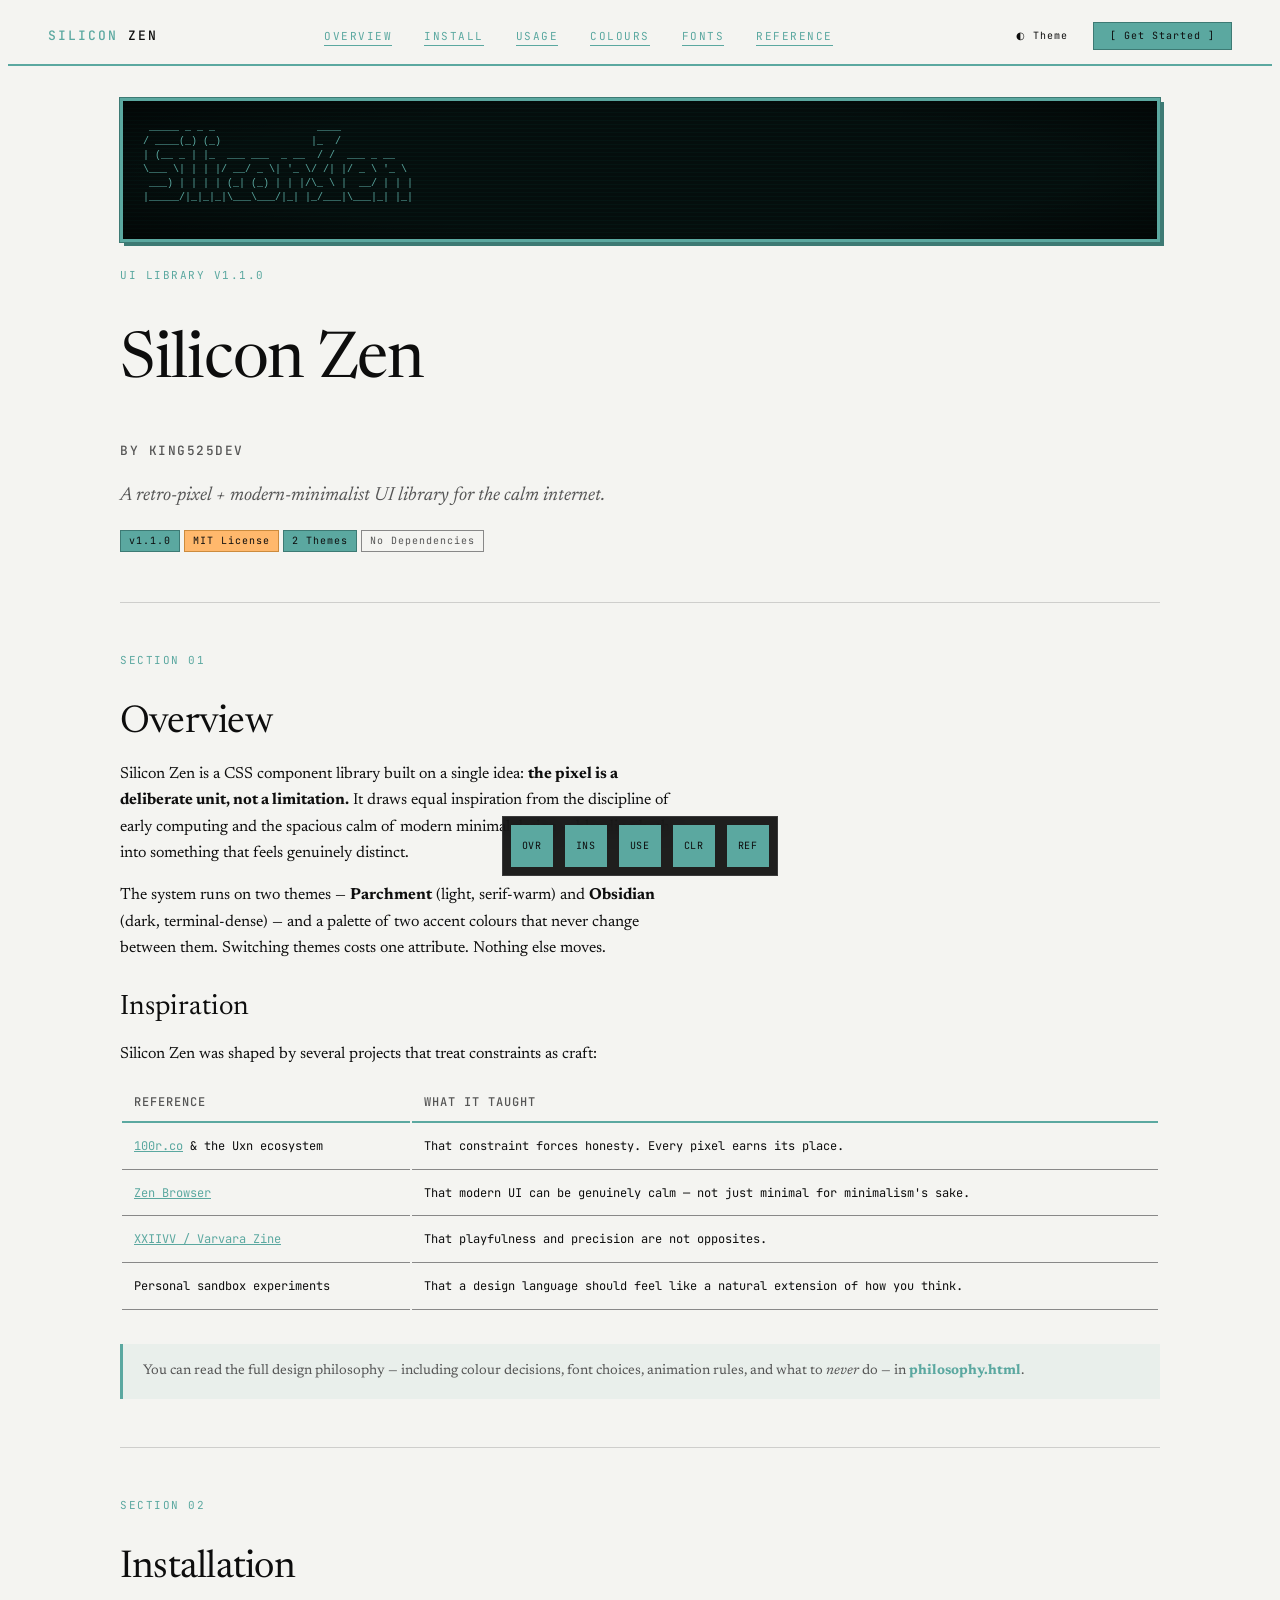
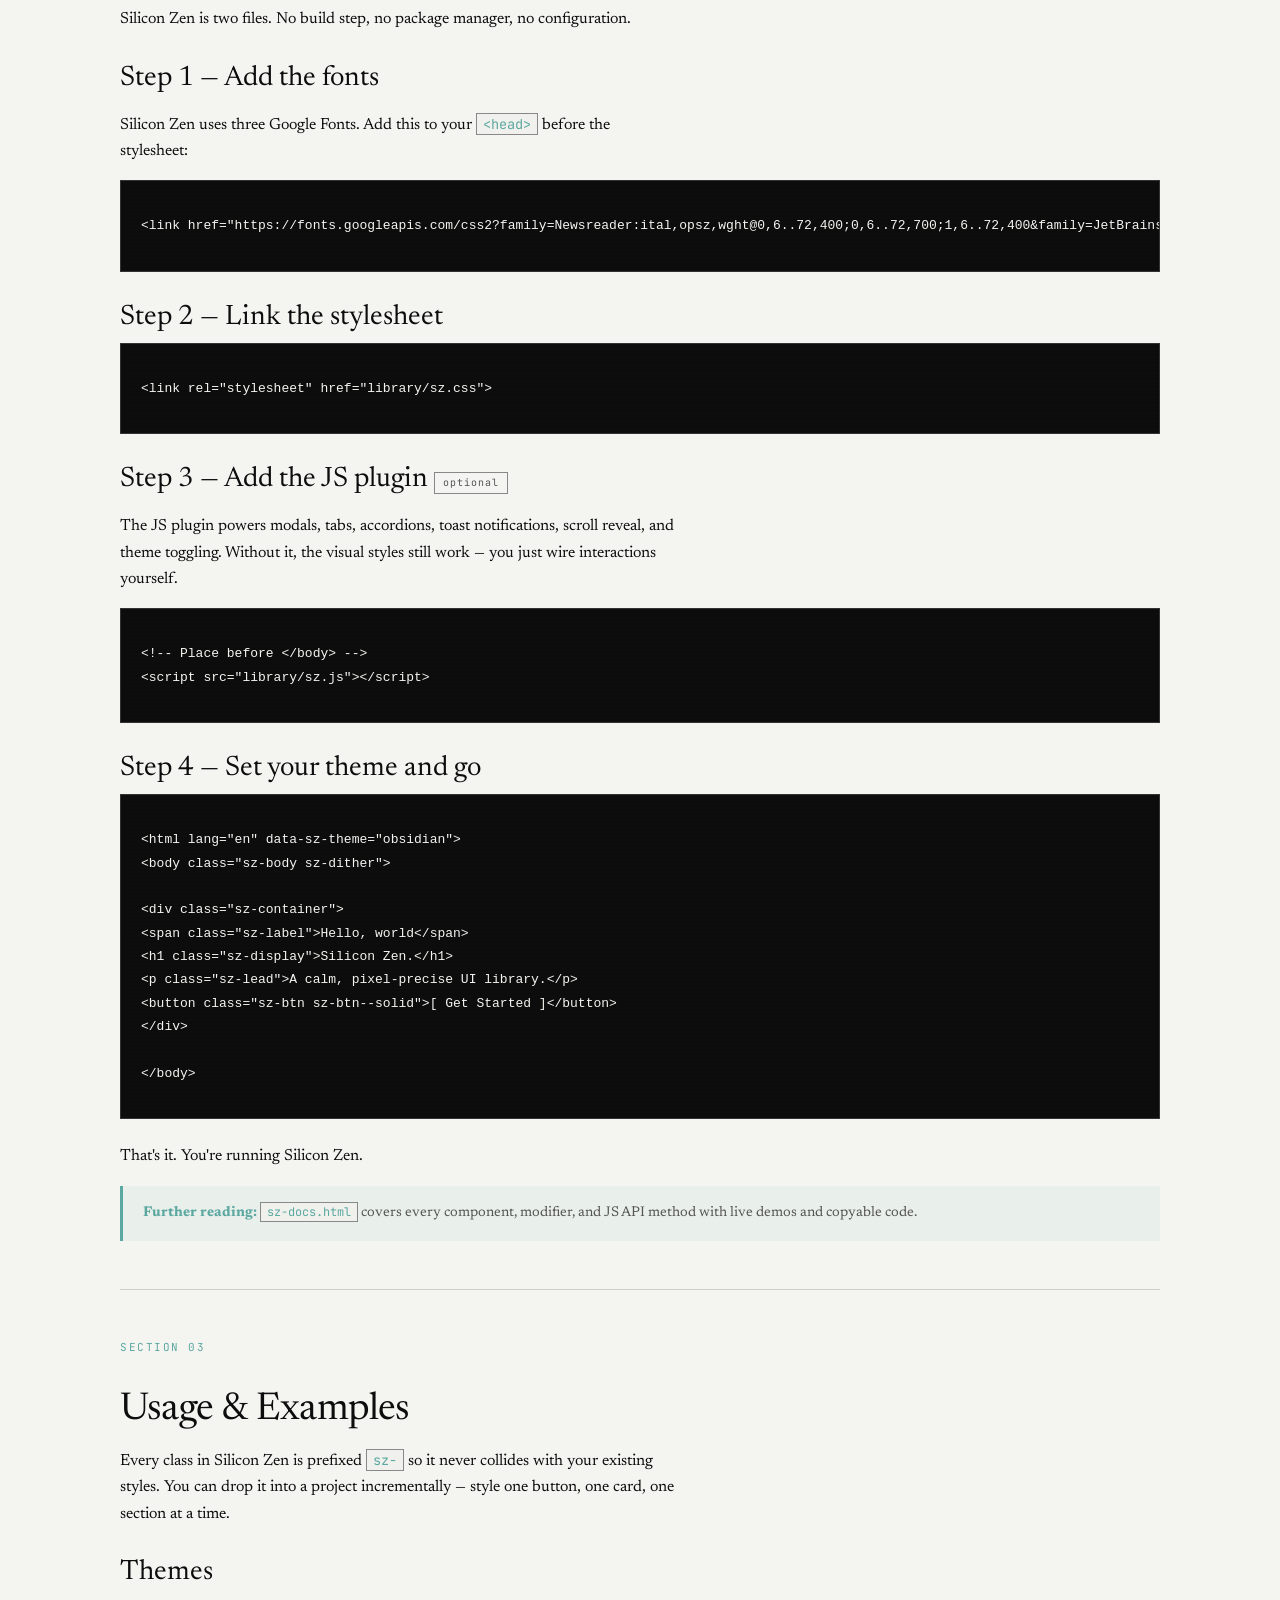
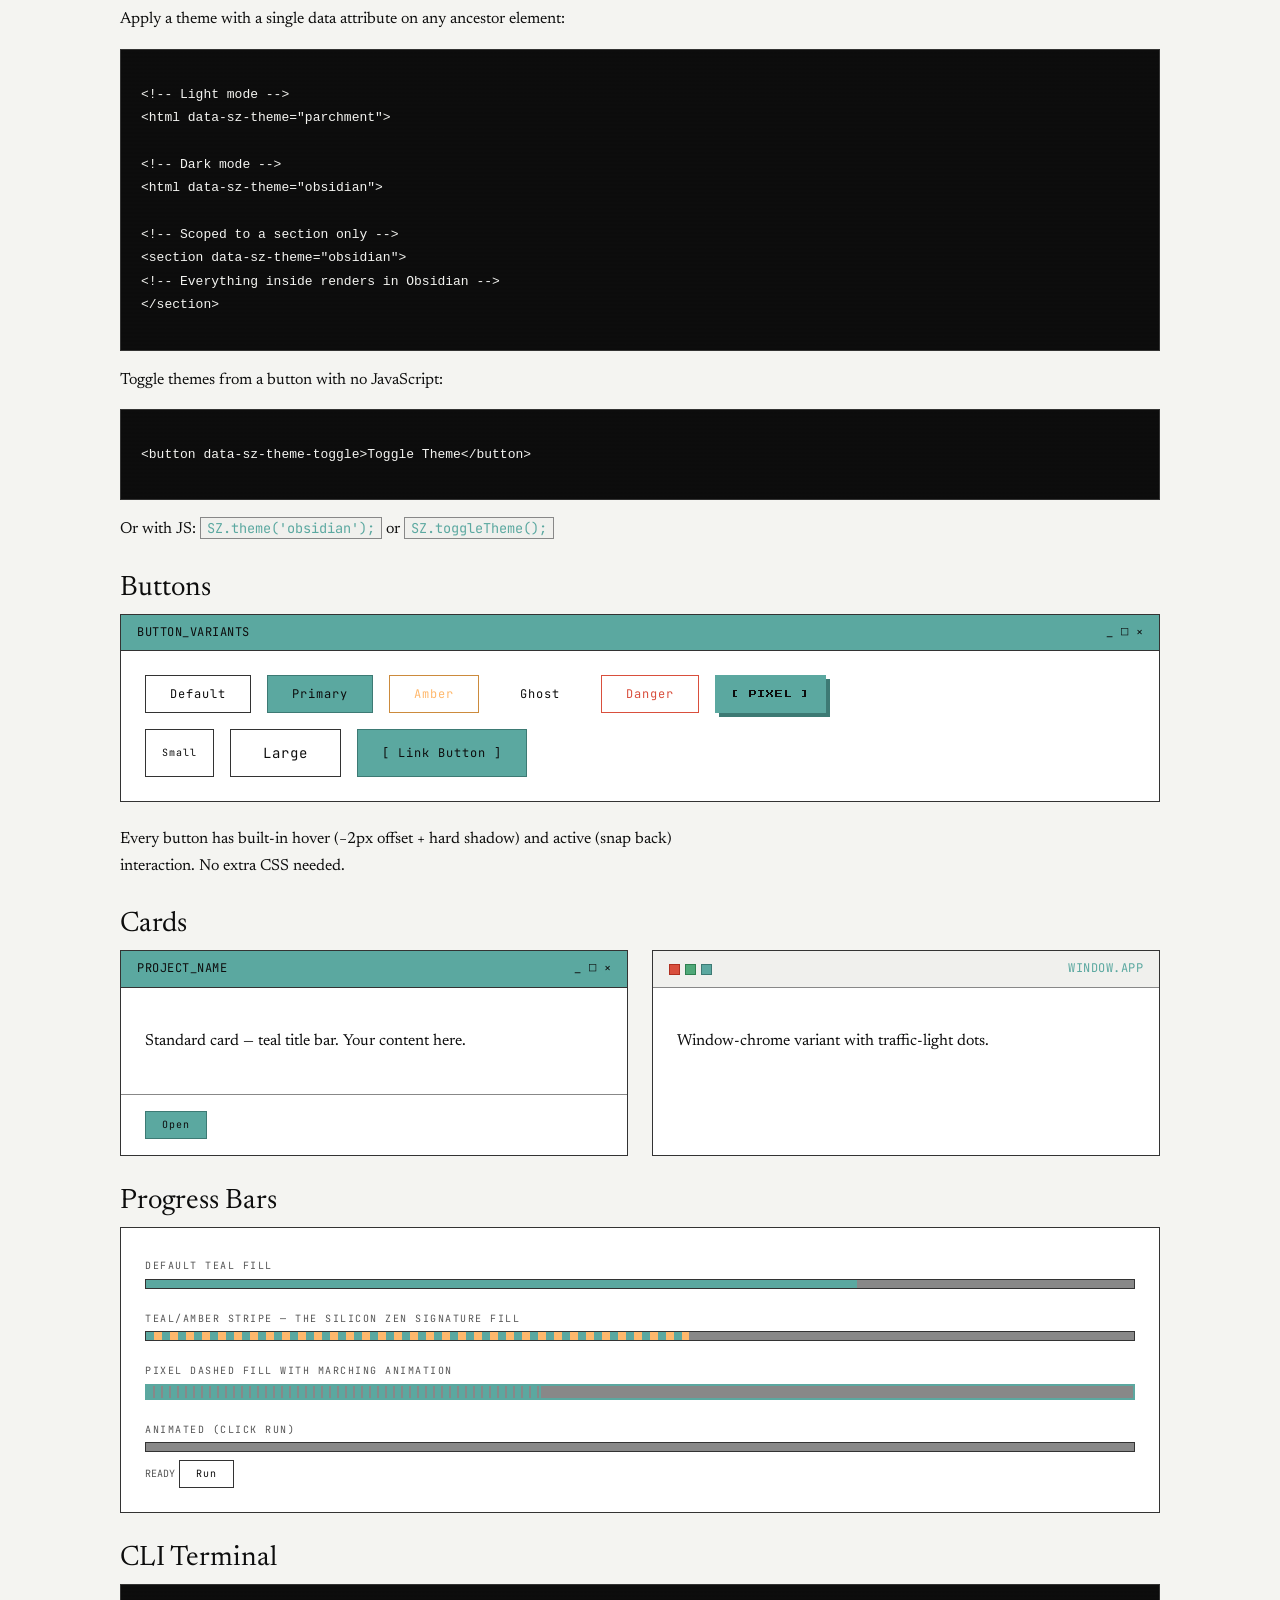
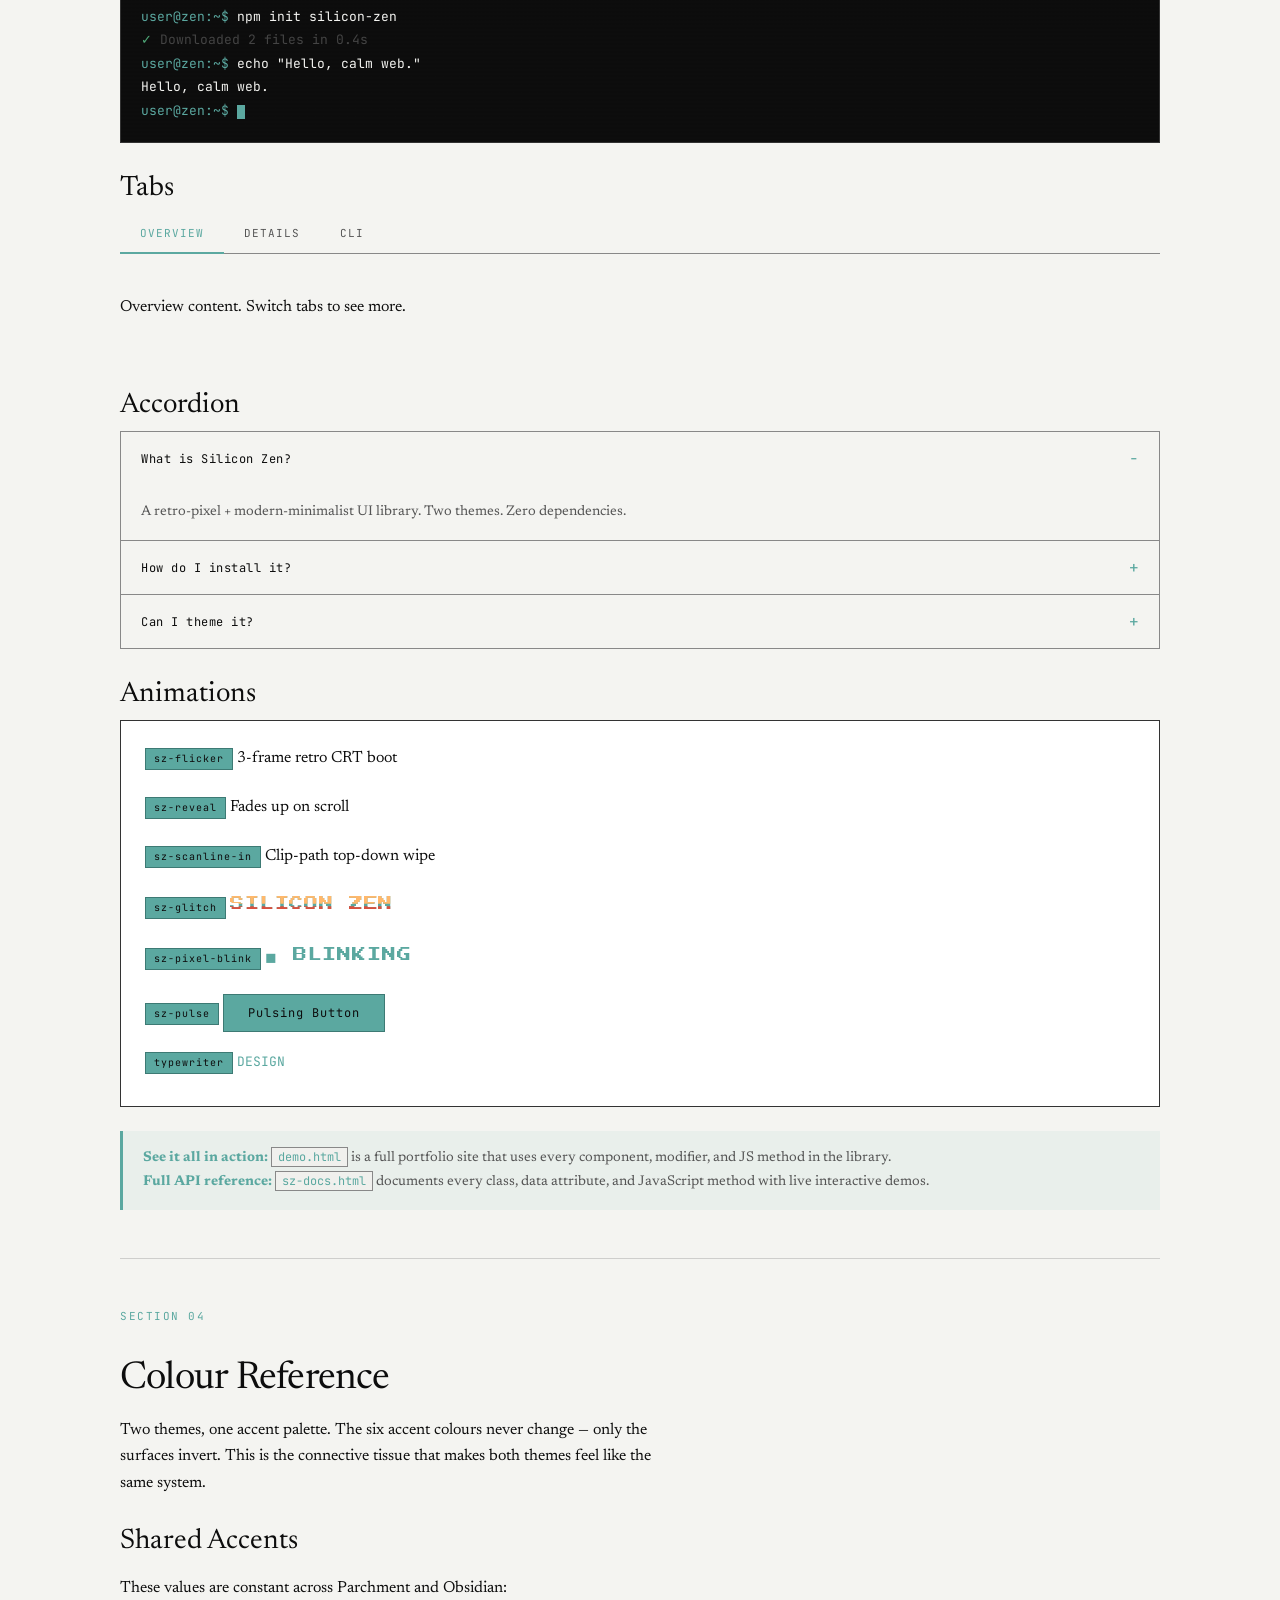
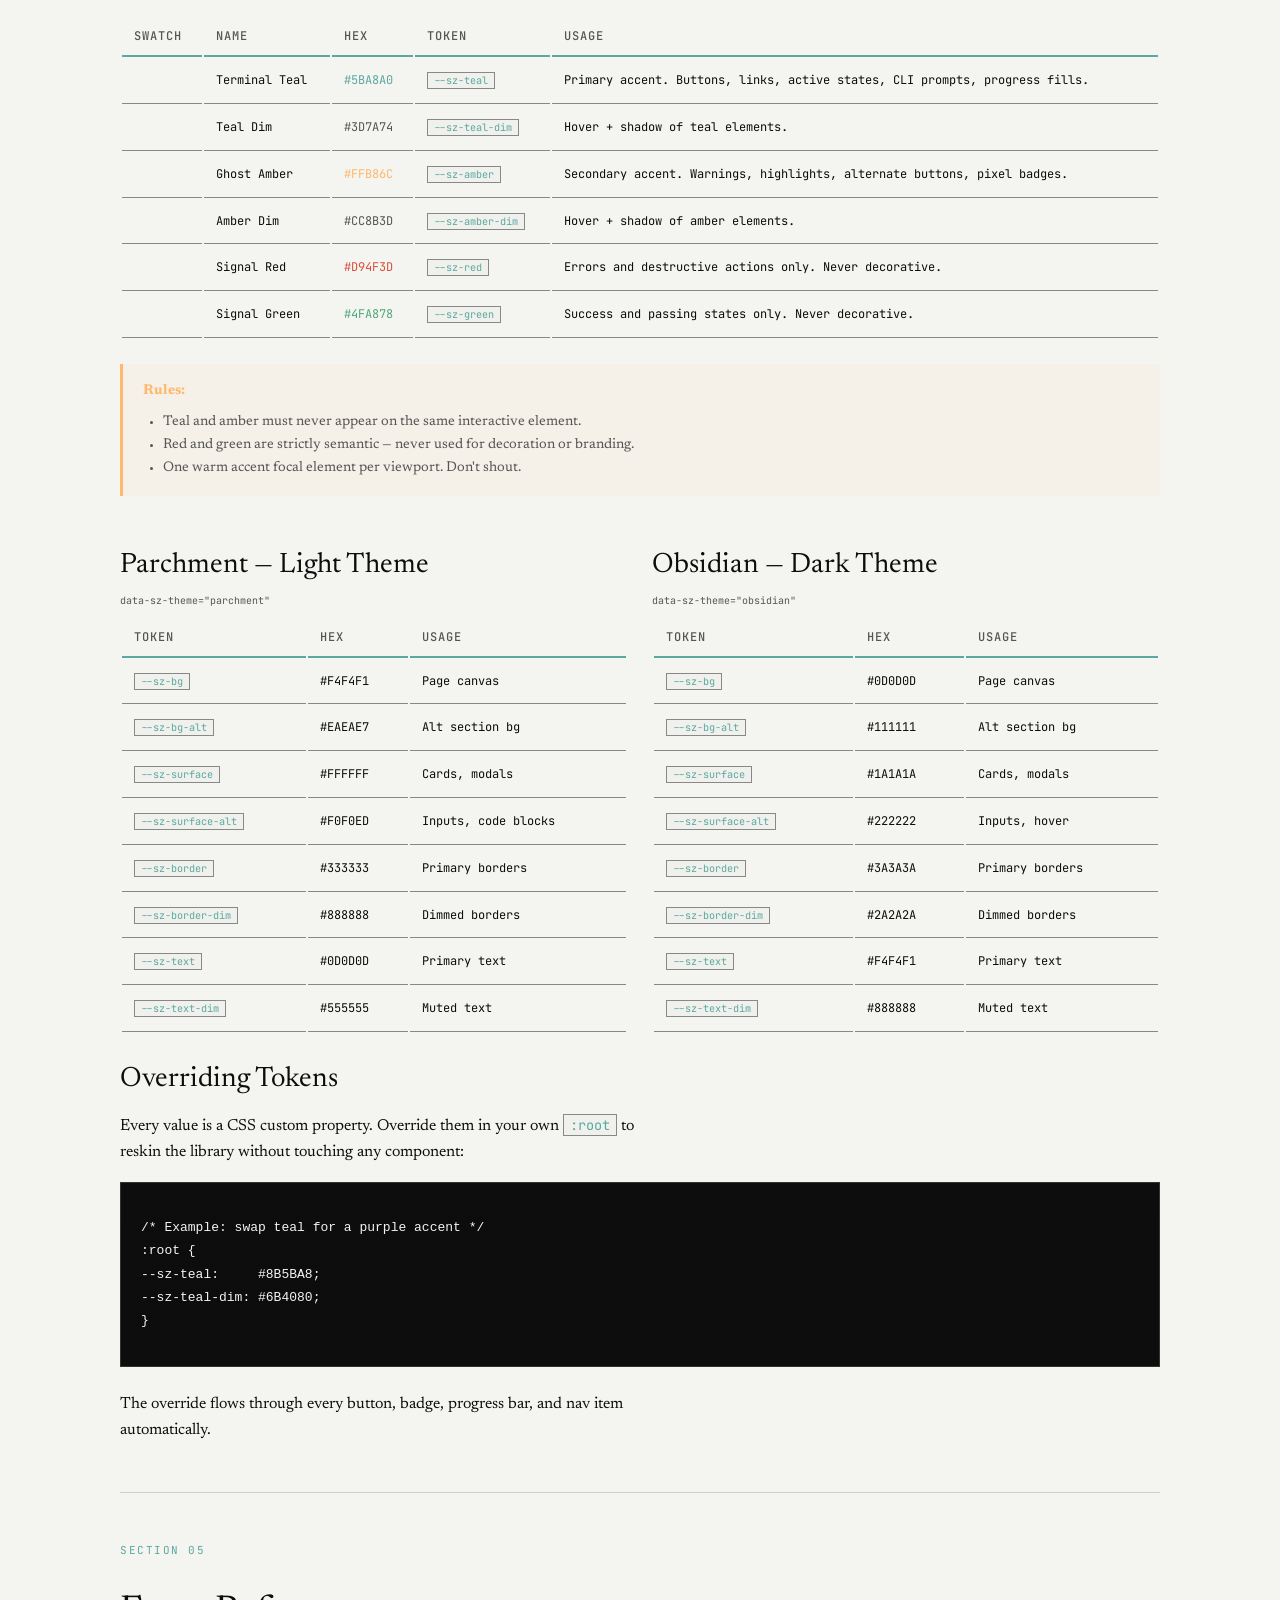
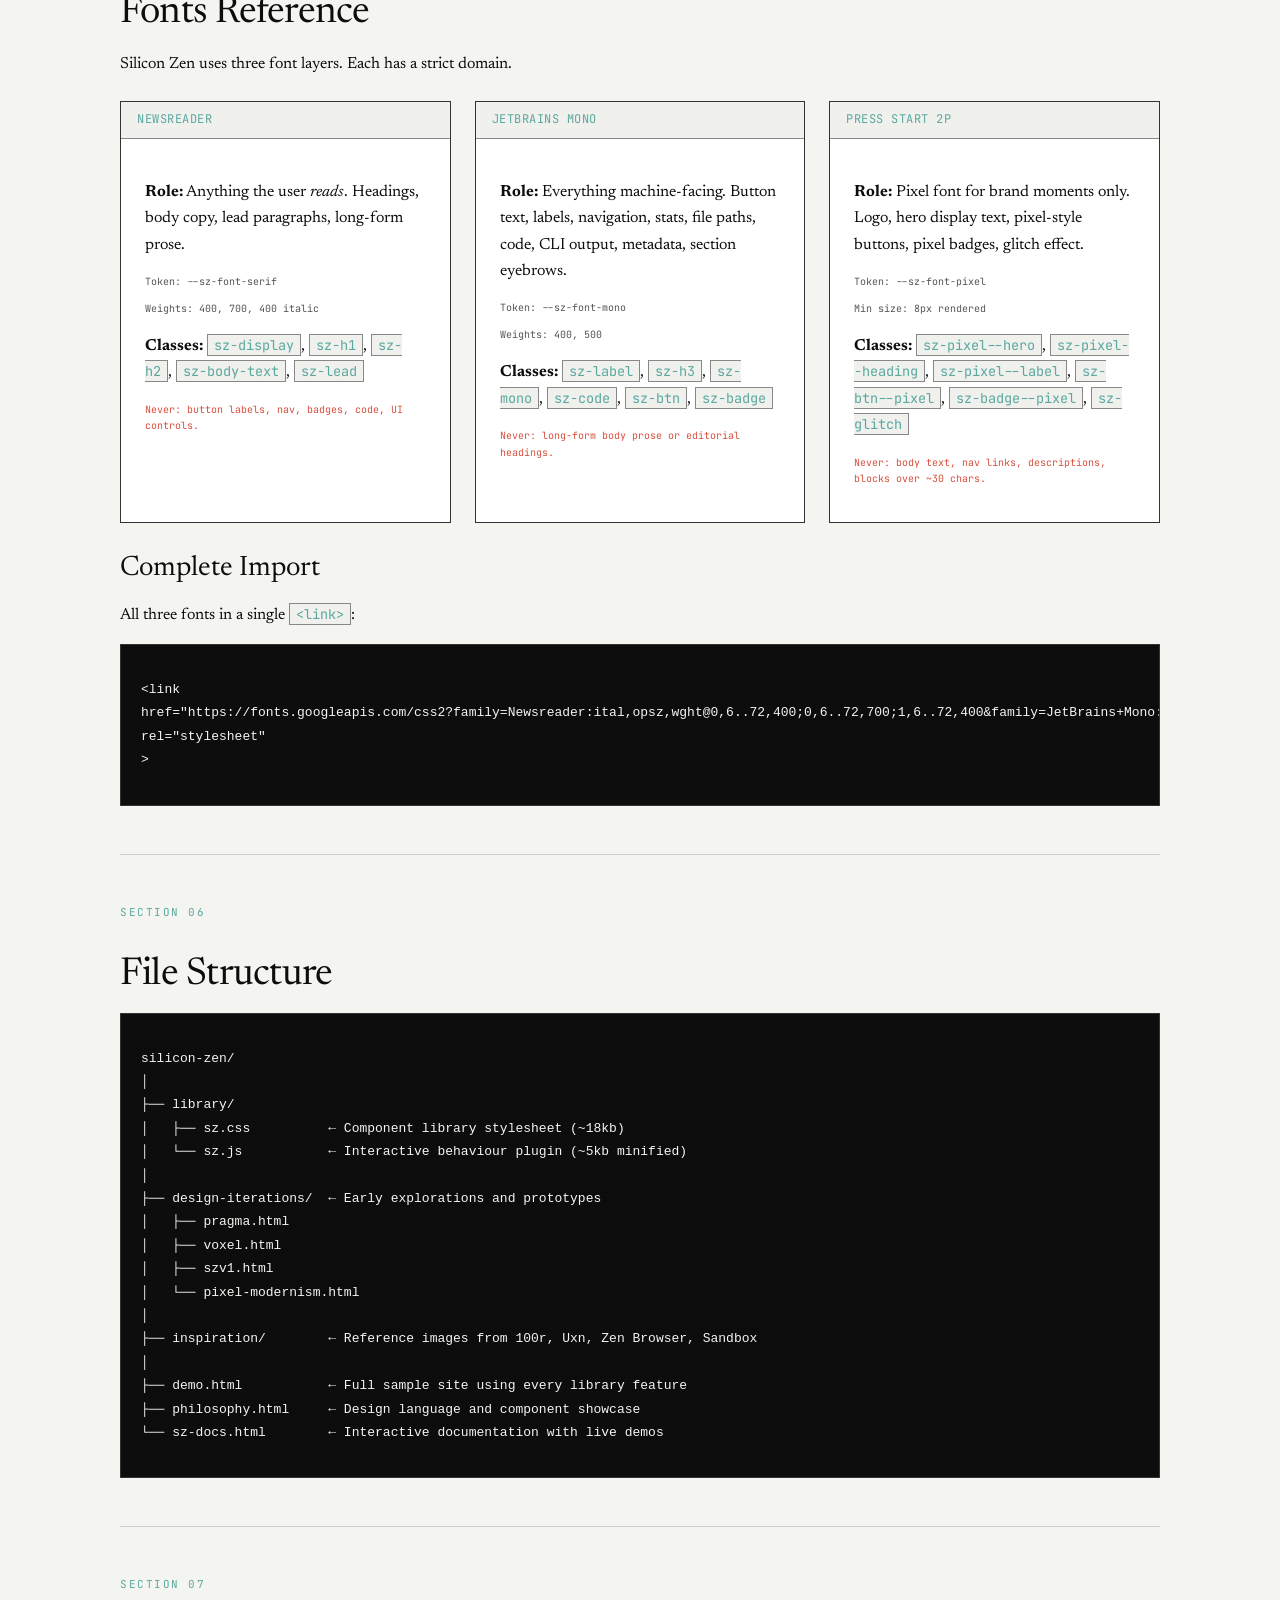
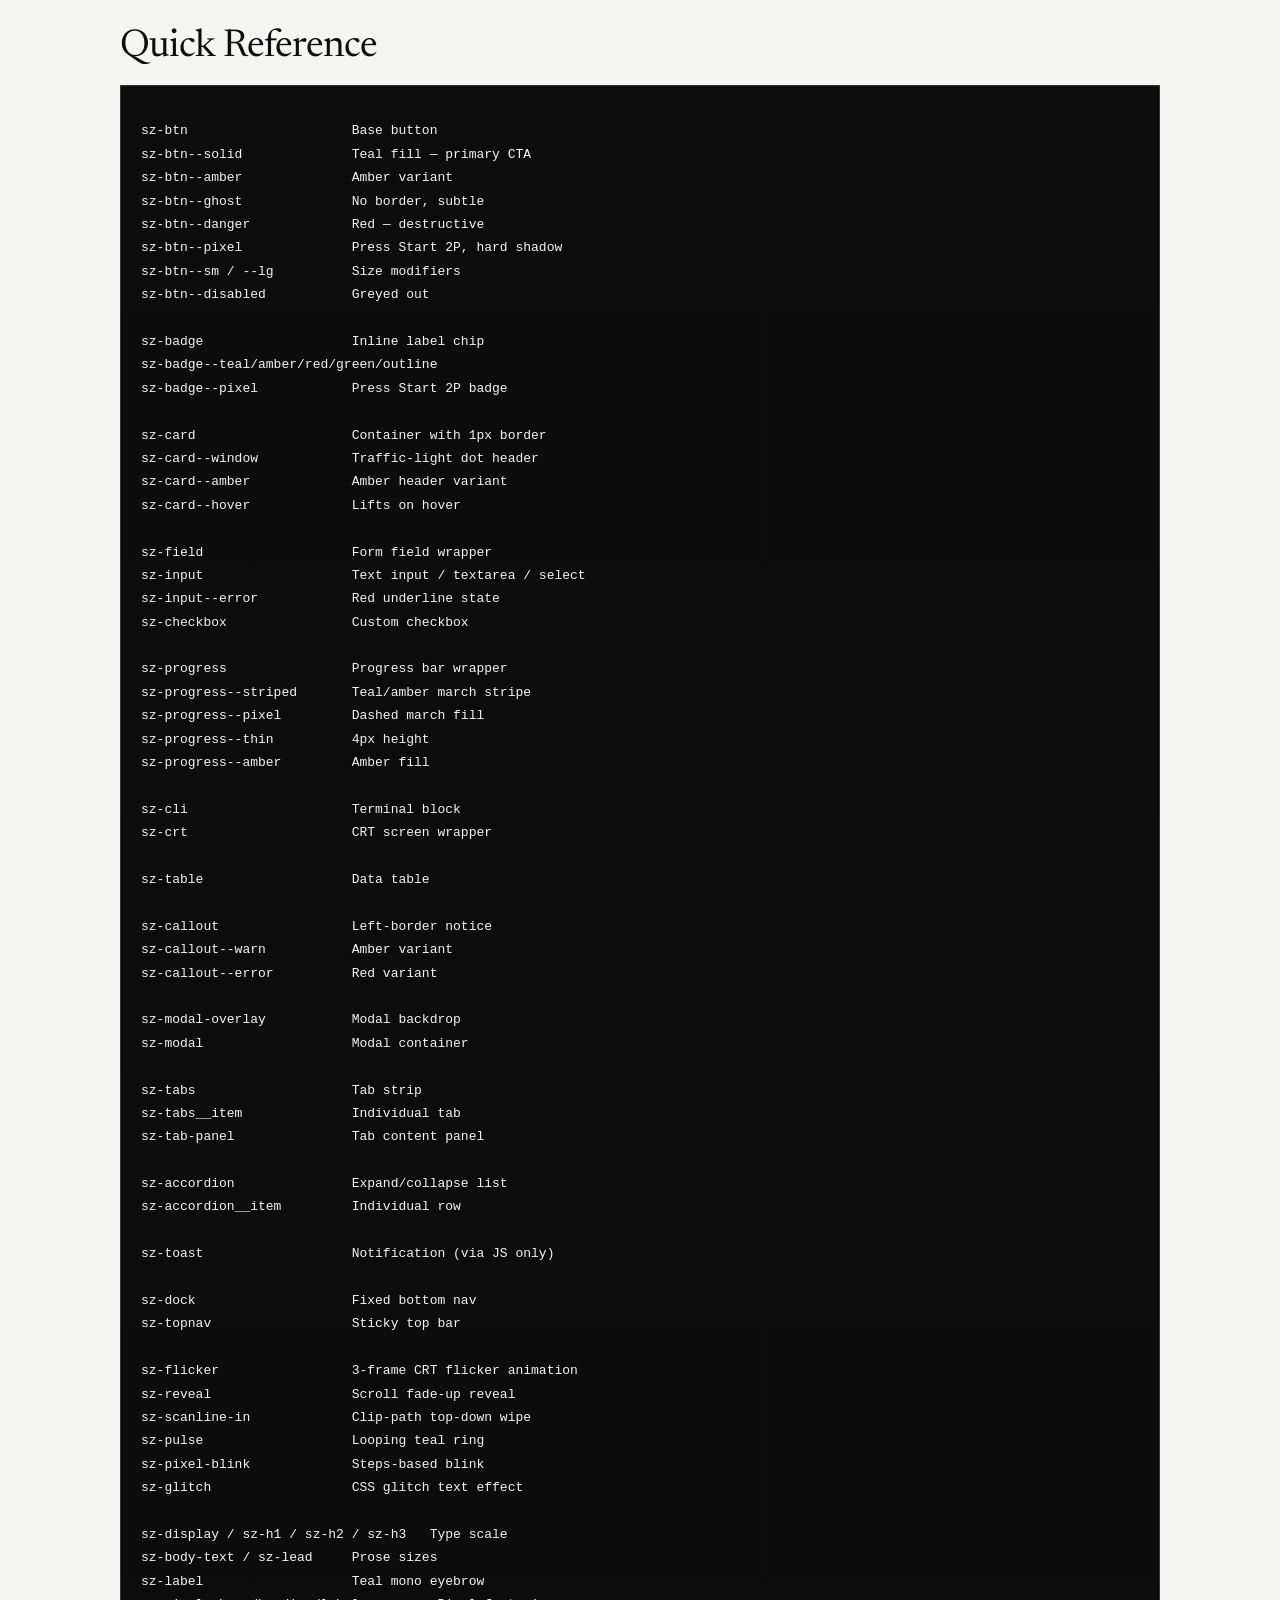
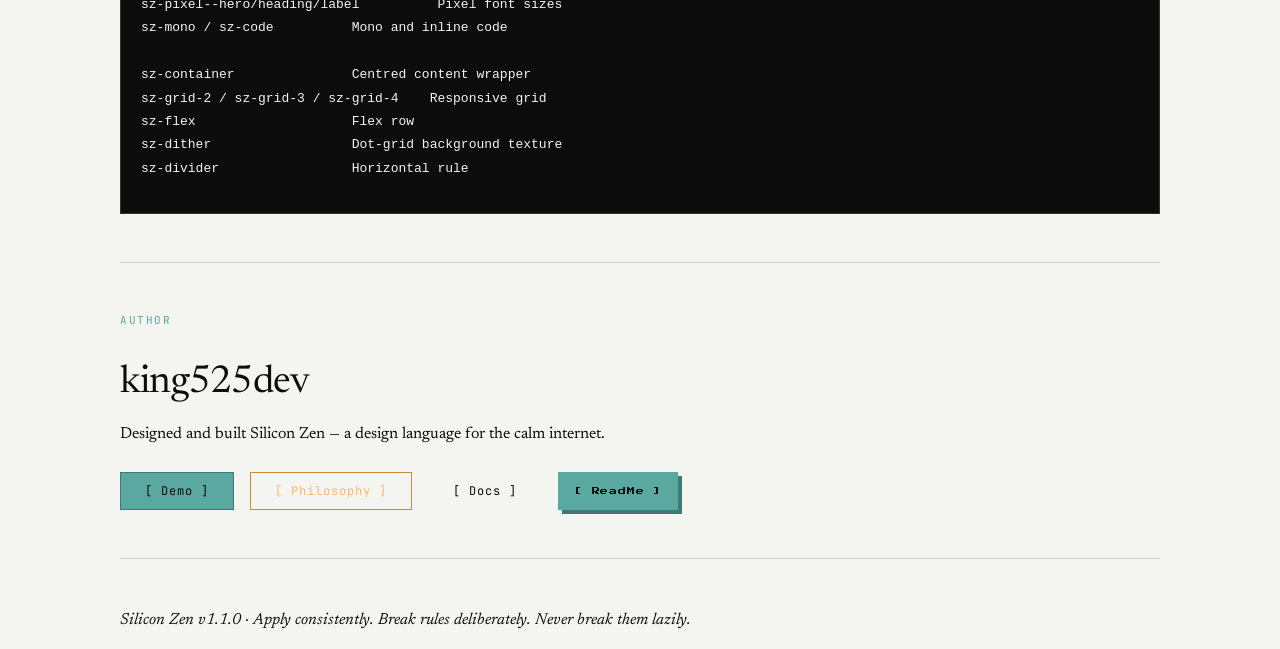
<file: readme.html>
<!DOCTYPE html>
<html lang="en" data-sz-theme="parchment">
<head>
    <meta charset="UTF-8">
    <meta name="viewport" content="width=device-width, initial-scale=1.0">
    <title>Silicon Zen — by king525dev</title>
    <meta name="description" content="A retro-pixel + modern-minimalist UI library for the calm internet.">

    <!-- Google Fonts -->
    <link href="https://fonts.googleapis.com/css2?family=Newsreader:ital,opsz,wght@0,6..72,400;0,6..72,700;1,6..72,400&family=JetBrains+Mono:wght@400;500&family=Press+Start+2P&display=swap" rel="stylesheet">

    <!-- sz.css — Silicon Zen UI Library v1.1.0 -->
     <link rel="stylesheet" href="library/sz.css">
</head>
<body class="sz-body sz-dither">

    <!-- ═══════════════════════════════════════════ TOP NAV ═══════════════════════════════════════════ -->
    <nav class="sz-topnav" aria-label="Main navigation">
        <a class="sz-topnav__logo" href="#"><span>Silicon</span> Zen</a>
        <ul class="sz-topnav__links">
            <li><a href="#overview">Overview</a></li>
            <li><a href="#installation">Install</a></li>
            <li><a href="#usage">Usage</a></li>
            <li><a href="#colours">Colours</a></li>
            <li><a href="#fonts">Fonts</a></li>
            <li><a href="#quick-reference">Reference</a></li>
        </ul>
        <div class="sz-topnav__actions">
            <button class="sz-btn sz-btn--ghost sz-btn--sm" data-sz-theme-toggle aria-label="Toggle theme" title="Toggle Parchment / Obsidian">
                ◐ Theme
            </button>
            <a href="#overview" class="sz-btn sz-btn--solid sz-btn--sm">[ Get Started ]</a>
        </div>
    </nav>

    <!-- ═══════════════════════════════════════════ HERO ═══════════════════════════════════════════ -->
    <header class="sz-container sz-mt-8">
        <!-- ASCII Logo in CRT -->
        <div class="sz-crt sz-mb-6 sz-flicker">
            <div class="sz-crt__inner">
                <pre style="margin:0;color:var(--sz-teal);font-size:10px;line-height:1.4;">
 _____ _ _ _                 ____
/ ____(_) (_)               |_  /
| (__ _ | |_  ___ ___  _ __  / /  ___ _ __
\___ \| | | |/ __/ _ \| '_ \/ /| |/ _ \ '_ \
 ___) | | | | (_| (_) | | |/\_ \ |  __/ | | |
|_____/|_|_|_|\___\___/|_| |_/___|\___|_| |_|
                </pre>
            </div>
        </div>

        <span class="sz-label">UI Library v1.1.0</span>
        <h1 class="sz-display">Silicon Zen</h1>
        <h3 class="sz-h3 sz-mb-4">by king525dev</h3>

        <p class="sz-lead sz-mb-4">
            <em>A retro-pixel + modern-minimalist UI library for the calm internet.</em>
        </p>

        <!-- Badges -->
        <div class="sz-inline-flex-wrap sz-mb-6">
            <span class="sz-badge sz-badge--teal">v1.1.0</span>
            <span class="sz-badge sz-badge--amber">MIT License</span>
            <span class="sz-badge sz-badge--teal">2 Themes</span>
            <span class="sz-badge sz-badge--outline">No Dependencies</span>
        </div>
    </header>

    <!-- ═══════════════════════════════════════════ MAIN CONTENT ═══════════════════════════════════════════ -->
    <main class="sz-container">

        <hr class="sz-divider">

        <!-- OVERVIEW -->
        <section id="overview" class="sz-section-anchor">
            <span class="sz-label">Section 01</span>
            <h2 class="sz-h1 sz-mb-4">Overview</h2>

            <div class="sz-body-text sz-mb-6">
                <p>Silicon Zen is a CSS component library built on a single idea: <strong>the pixel is a deliberate unit, not a limitation.</strong> It draws equal inspiration from the discipline of early computing and the spacious calm of modern minimal design — blending both into something that feels genuinely distinct.</p>
                <p>The system runs on two themes — <strong>Parchment</strong> (light, serif-warm) and <strong>Obsidian</strong> (dark, terminal-dense) — and a palette of two accent colours that never change between them. Switching themes costs one attribute. Nothing else moves.</p>
            </div>

            <!-- Inspiration -->
            <h3 class="sz-h2 sz-mb-4">Inspiration</h3>
            <p class="sz-body-text sz-mb-4">Silicon Zen was shaped by several projects that treat constraints as craft:</p>

            <div class="sz-table sz-mb-8" style="overflow-x:auto;">
                <table style="width:100%;">
                    <thead>
                        <tr>
                            <th>Reference</th>
                            <th>What it taught</th>
                        </tr>
                    </thead>
                    <tbody>
                        <tr>
                            <td><a href="https://100r.co" style="color:var(--sz-teal);">100r.co</a> &amp; the Uxn ecosystem</td>
                            <td>That constraint forces honesty. Every pixel earns its place.</td>
                        </tr>
                        <tr>
                            <td><a href="https://zen-browser.app" style="color:var(--sz-teal);">Zen Browser</a></td>
                            <td>That modern UI can be genuinely calm — not just minimal for minimalism's sake.</td>
                        </tr>
                        <tr>
                            <td><a href="https://wiki.xxiivv.com/site/varvara_zine.html" style="color:var(--sz-teal);">XXIIVV / Varvara Zine</a></td>
                            <td>That playfulness and precision are not opposites.</td>
                        </tr>
                        <tr>
                            <td>Personal sandbox experiments</td>
                            <td>That a design language should feel like a natural extension of how you think.</td>
                        </tr>
                    </tbody>
                </table>
            </div>

            <div class="sz-callout sz-callout--info sz-mb-6">
                You can read the full design philosophy — including colour decisions, font choices, animation rules, and what to <em>never</em> do — in <strong>philosophy.html</strong>.
            </div>
        </section>

        <hr class="sz-divider">

        <!-- INSTALLATION -->
        <section id="installation" class="sz-section-anchor">
            <span class="sz-label">Section 02</span>
            <h2 class="sz-h1 sz-mb-4">Installation</h2>
            <p class="sz-body-text sz-mb-4">Silicon Zen is two files. No build step, no package manager, no configuration.</p>

            <h3 class="sz-h2 sz-mb-2">Step 1 — Add the fonts</h3>
            <p class="sz-body-text sz-mb-4">Silicon Zen uses three Google Fonts. Add this to your <span class="sz-code">&lt;head&gt;</span> before the stylesheet:</p>

            <div class="sz-cli sz-mb-6">
                <div class="sz-cli__inner">
                    <pre>&lt;link href="https://fonts.googleapis.com/css2?family=Newsreader:ital,opsz,wght@0,6..72,400;0,6..72,700;1,6..72,400&family=JetBrains+Mono:wght@400;500&family=Press+Start+2P&display=swap" rel="stylesheet"&gt;</pre>
                </div>
            </div>

            <h3 class="sz-h2 sz-mb-2">Step 2 — Link the stylesheet</h3>
            <div class="sz-cli sz-mb-6">
                <div class="sz-cli__inner">
                    <pre>&lt;link rel="stylesheet" href="library/sz.css"&gt;</pre>
                </div>
            </div>

            <h3 class="sz-h2 sz-mb-2">Step 3 — Add the JS plugin <span class="sz-badge sz-badge--outline">optional</span></h3>
            <p class="sz-body-text sz-mb-4">The JS plugin powers modals, tabs, accordions, toast notifications, scroll reveal, and theme toggling. Without it, the visual styles still work — you just wire interactions yourself.</p>
            <div class="sz-cli sz-mb-6">
                <div class="sz-cli__inner">
                    <pre>&lt;!-- Place before &lt;/body&gt; --&gt;
&lt;script src="library/sz.js"&gt;&lt;/script&gt;</pre>
                </div>
            </div>

            <h3 class="sz-h2 sz-mb-2">Step 4 — Set your theme and go</h3>
            <div class="sz-cli sz-mb-6">
                <div class="sz-cli__inner">
                    <pre>&lt;html lang="en" data-sz-theme="obsidian"&gt;
&lt;body class="sz-body sz-dither"&gt;

&lt;div class="sz-container"&gt;
&lt;span class="sz-label"&gt;Hello, world&lt;/span&gt;
&lt;h1 class="sz-display"&gt;Silicon Zen.&lt;/h1&gt;
&lt;p class="sz-lead"&gt;A calm, pixel-precise UI library.&lt;/p&gt;
&lt;button class="sz-btn sz-btn--solid"&gt;[ Get Started ]&lt;/button&gt;
&lt;/div&gt;

&lt;/body&gt;</pre>
                </div>
            </div>

            <p class="sz-body-text">That's it. You're running Silicon Zen.</p>
            <div class="sz-callout sz-callout--info sz-mb-6">
                <strong>Further reading:</strong> <code class="sz-code">sz-docs.html</code> covers every component, modifier, and JS API method with live demos and copyable code.
            </div>
        </section>

        <hr class="sz-divider">

        <!-- USAGE & EXAMPLES -->
        <section id="usage" class="sz-section-anchor">
            <span class="sz-label">Section 03</span>
            <h2 class="sz-h1 sz-mb-4">Usage &amp; Examples</h2>
            <p class="sz-body-text sz-mb-6">Every class in Silicon Zen is prefixed <span class="sz-code">sz-</span> so it never collides with your existing styles. You can drop it into a project incrementally — style one button, one card, one section at a time.</p>

            <!-- Themes -->
            <h3 class="sz-h2 sz-mb-2" id="usage-themes">Themes</h3>
            <p class="sz-body-text sz-mb-4">Apply a theme with a single data attribute on any ancestor element:</p>
            <div class="sz-cli sz-mb-4">
                <div class="sz-cli__inner">
                    <pre>&lt;!-- Light mode --&gt;
&lt;html data-sz-theme="parchment"&gt;

&lt;!-- Dark mode --&gt;
&lt;html data-sz-theme="obsidian"&gt;

&lt;!-- Scoped to a section only --&gt;
&lt;section data-sz-theme="obsidian"&gt;
&lt;!-- Everything inside renders in Obsidian --&gt;
&lt;/section&gt;</pre>
                </div>
            </div>
            <p class="sz-body-text sz-mb-4">Toggle themes from a button with no JavaScript:</p>
            <div class="sz-cli sz-mb-4">
                <div class="sz-cli__inner">
                    <pre>&lt;button data-sz-theme-toggle&gt;Toggle Theme&lt;/button&gt;</pre>
                </div>
            </div>
            <p class="sz-body-text sz-mb-6">Or with JS: <span class="sz-code">SZ.theme('obsidian');</span> or <span class="sz-code">SZ.toggleTheme();</span></p>

            <!-- Buttons Card -->
            <h3 class="sz-h2 sz-mb-2">Buttons</h3>
            <div class="sz-card sz-mb-6">
                <div class="sz-card__header">
                    <span class="sz-card__title">BUTTON_VARIANTS</span>
                    <span class="sz-card__title">_ □ ×</span>
                </div>
                <div class="sz-card__body">
                    <div class="sz-flex sz-mb-4">
                        <button class="sz-btn">Default</button>
                        <button class="sz-btn sz-btn--solid">Primary</button>
                        <button class="sz-btn sz-btn--amber">Amber</button>
                        <button class="sz-btn sz-btn--ghost">Ghost</button>
                        <button class="sz-btn sz-btn--danger">Danger</button>
                        <button class="sz-btn sz-btn--pixel">[ PIXEL ]</button>
                    </div>
                    <div class="sz-flex">
                        <button class="sz-btn sz-btn--sm">Small</button>
                        <button class="sz-btn sz-btn--lg">Large</button>
                        <a href="#" class="sz-btn sz-btn--solid">[ Link Button ]</a>
                    </div>
                </div>
            </div>
            <p class="sz-body-text sz-mb-6">Every button has built-in hover (−2px offset + hard shadow) and active (snap back) interaction. No extra CSS needed.</p>

            <!-- Cards -->
            <h3 class="sz-h2 sz-mb-2">Cards</h3>
            <div class="sz-grid-2 sz-mb-6">
                <div class="sz-card">
                    <div class="sz-card__header">
                        <span class="sz-card__title">PROJECT_NAME</span>
                        <span class="sz-card__title">_ □ ×</span>
                    </div>
                    <div class="sz-card__body">
                        <p class="sz-body-text">Standard card — teal title bar. Your content here.</p>
                    </div>
                    <div class="sz-card__footer">
                        <button class="sz-btn sz-btn--sm sz-btn--solid">Open</button>
                    </div>
                </div>
                <div class="sz-card sz-card--window">
                    <div class="sz-card__header">
                        <div class="sz-card__dots">
                            <div class="sz-card__dot sz-card__dot--r"></div>
                            <div class="sz-card__dot sz-card__dot--g"></div>
                            <div class="sz-card__dot sz-card__dot--b"></div>
                        </div>
                        <span class="sz-card__title">WINDOW.APP</span>
                    </div>
                    <div class="sz-card__body">
                        <p class="sz-body-text">Window-chrome variant with traffic-light dots.</p>
                    </div>
                </div>
            </div>

            <!-- Progress Bars -->
            <h3 class="sz-h2 sz-mb-2">Progress Bars</h3>
            <div class="sz-card sz-mb-6">
                <div class="sz-card__body">
                    <div class="sz-mb-4">
                        <span class="sz-field__label">Default teal fill</span>
                        <div class="sz-progress"><div class="sz-progress__fill" style="width:72%"></div></div>
                    </div>
                    <div class="sz-mb-4">
                        <span class="sz-field__label">Teal/amber stripe — the Silicon Zen signature fill</span>
                        <div class="sz-progress sz-progress--striped"><div class="sz-progress__fill" style="width:55%"></div></div>
                    </div>
                    <div class="sz-mb-4">
                        <span class="sz-field__label">Pixel dashed fill with marching animation</span>
                        <div class="sz-progress sz-progress--pixel"><div class="sz-progress__fill" style="width:40%"></div></div>
                    </div>
                    <div>
                        <span class="sz-field__label">Animated (click Run)</span>
                        <div id="demo-bar" class="sz-progress sz-progress--striped"><div class="sz-progress__fill"></div></div>
                        <span id="demo-label" class="sz-mono sz-text-dim" style="font-size:10px;">READY</span>
                        <button data-sz-progress-run="#demo-bar" data-sz-progress-label="#demo-label" class="sz-btn sz-btn--sm sz-mt-2">Run</button>
                    </div>
                </div>
            </div>

            <!-- CLI Terminal -->
            <h3 class="sz-h2 sz-mb-2">CLI Terminal</h3>
            <div class="sz-cli sz-mb-6">
                <div class="sz-cli__inner">
                    <span class="sz-prompt">user@zen:~$</span> npm init silicon-zen<br>
                    <span class="sz-ok">✓</span> <span class="sz-muted">Downloaded 2 files in 0.4s</span><br>
                    <span class="sz-prompt">user@zen:~$</span> echo "Hello, calm web."<br>
                    Hello, calm web.<br>
                    <span class="sz-prompt">user@zen:~$</span> <span class="sz-cli__cursor"></span>
                </div>
            </div>

            <!-- Tabs -->
            <h3 class="sz-h2 sz-mb-2">Tabs</h3>
            <div data-sz-tabs-scope class="sz-mb-6">
                <div class="sz-tabs">
                    <button class="sz-tabs__item is-active" data-sz-tab="panel-a">Overview</button>
                    <button class="sz-tabs__item" data-sz-tab="panel-b">Details</button>
                    <button class="sz-tabs__item" data-sz-tab="panel-c">CLI</button>
                </div>
                <div id="panel-a" class="sz-tab-panel is-active">
                    <p class="sz-body-text">Overview content. Switch tabs to see more.</p>
                </div>
                <div id="panel-b" class="sz-tab-panel">
                    <p class="sz-body-text">Details content. This is panel B.</p>
                </div>
                <div id="panel-c" class="sz-tab-panel">
                    <div class="sz-cli sz-cli--sm"><div class="sz-cli__inner"><span class="sz-prompt">$</span> cat details.txt<br><span class="sz-muted">CLI panel active.</span></div></div>
                </div>
            </div>

            <!-- Accordion -->
            <h3 class="sz-h2 sz-mb-2">Accordion</h3>
            <div class="sz-accordion sz-mb-6" data-sz-single>
                <div class="sz-accordion__item is-open">
                    <button class="sz-accordion__trigger">What is Silicon Zen?</button>
                    <div class="sz-accordion__body">
                        A retro-pixel + modern-minimalist UI library. Two themes. Zero dependencies.
                    </div>
                </div>
                <div class="sz-accordion__item">
                    <button class="sz-accordion__trigger">How do I install it?</button>
                    <div class="sz-accordion__body">
                        Two files — sz.css and sz.js. See Installation above.
                    </div>
                </div>
                <div class="sz-accordion__item">
                    <button class="sz-accordion__trigger">Can I theme it?</button>
                    <div class="sz-accordion__body">
                        Yes — switch between Parchment and Obsidian with one data attribute.
                    </div>
                </div>
            </div>

            <!-- Animations -->
            <h3 class="sz-h2 sz-mb-2">Animations</h3>
            <div class="sz-card sz-mb-6">
                <div class="sz-card__body">
                    <div class="sz-flex sz-flex--col" style="gap:16px;">
                        <div><span class="sz-badge sz-badge--teal sz-mb-2">sz-flicker</span> <span class="sz-body-text">3-frame retro CRT boot</span></div>
                        <div><span class="sz-badge sz-badge--teal sz-mb-2">sz-reveal</span> <span class="sz-body-text">Fades up on scroll</span></div>
                        <div><span class="sz-badge sz-badge--teal sz-mb-2">sz-scanline-in</span> <span class="sz-body-text">Clip-path top-down wipe</span></div>
                        <div>
                            <span class="sz-badge sz-badge--teal sz-mb-2">sz-glitch</span>
                            <span class="sz-glitch sz-pixel--heading" data-text="SILICON ZEN">SILICON ZEN</span>
                        </div>
                        <div>
                            <span class="sz-badge sz-badge--teal sz-mb-2">sz-pixel-blink</span>
                            <span class="sz-pixel-blink sz-pixel--heading sz-text-teal">◼ BLINKING</span>
                        </div>
                        <div>
                            <span class="sz-badge sz-badge--teal sz-mb-2">sz-pulse</span>
                            <button class="sz-btn sz-btn--solid sz-pulse">Pulsing Button</button>
                        </div>
                        <div>
                            <span class="sz-badge sz-badge--teal sz-mb-2">typewriter</span>
                            <span data-sz-typewriter data-sz-tw-words="DEVELOPER.,DESIGNER.,CRAFTSMAN." data-sz-tw-speed="100" class="sz-mono sz-text-teal" style="font-size:13px;"></span>
                        </div>
                    </div>
                </div>
            </div>

            <div class="sz-callout sz-callout--info sz-mb-6">
                <strong>See it all in action:</strong> <code class="sz-code">demo.html</code> is a full portfolio site that uses every component, modifier, and JS method in the library.<br>
                <strong>Full API reference:</strong> <code class="sz-code">sz-docs.html</code> documents every class, data attribute, and JavaScript method with live interactive demos.
            </div>
        </section>

        <hr class="sz-divider">

        <!-- COLOUR REFERENCE -->
        <section id="colours" class="sz-section-anchor">
            <span class="sz-label">Section 04</span>
            <h2 class="sz-h1 sz-mb-4">Colour Reference</h2>
            <p class="sz-body-text sz-mb-6">Two themes, one accent palette. The six accent colours never change — only the surfaces invert. This is the connective tissue that makes both themes feel like the same system.</p>

            <h3 class="sz-h2 sz-mb-4">Shared Accents</h3>
            <p class="sz-body-text sz-mb-4">These values are constant across Parchment and Obsidian:</p>

            <div class="sz-table sz-mb-6" style="overflow-x:auto;">
                <table style="width:100%;">
                    <thead>
                        <tr><th>Swatch</th><th>Name</th><th>Hex</th><th>Token</th><th>Usage</th></tr>
                    </thead>
                    <tbody>
                        <tr>
                            <td><span class="sz-color-dot" style="background:#5BA8A0;display:inline-block;"></span></td>
                            <td>Terminal Teal</td>
                            <td class="sz-teal">#5BA8A0</td>
                            <td><code class="sz-code">--sz-teal</code></td>
                            <td>Primary accent. Buttons, links, active states, CLI prompts, progress fills.</td>
                        </tr>
                        <tr>
                            <td><span class="sz-color-dot" style="background:#3D7A74;display:inline-block;"></span></td>
                            <td>Teal Dim</td>
                            <td class="sz-muted">#3D7A74</td>
                            <td><code class="sz-code">--sz-teal-dim</code></td>
                            <td>Hover + shadow of teal elements.</td>
                        </tr>
                        <tr>
                            <td><span class="sz-color-dot" style="background:#FFB86C;display:inline-block;"></span></td>
                            <td>Ghost Amber</td>
                            <td class="sz-amber">#FFB86C</td>
                            <td><code class="sz-code">--sz-amber</code></td>
                            <td>Secondary accent. Warnings, highlights, alternate buttons, pixel badges.</td>
                        </tr>
                        <tr>
                            <td><span class="sz-color-dot" style="background:#CC8B3D;display:inline-block;"></span></td>
                            <td>Amber Dim</td>
                            <td class="sz-muted">#CC8B3D</td>
                            <td><code class="sz-code">--sz-amber-dim</code></td>
                            <td>Hover + shadow of amber elements.</td>
                        </tr>
                        <tr>
                            <td><span class="sz-color-dot" style="background:#D94F3D;display:inline-block;"></span></td>
                            <td>Signal Red</td>
                            <td class="sz-red">#D94F3D</td>
                            <td><code class="sz-code">--sz-red</code></td>
                            <td>Errors and destructive actions only. Never decorative.</td>
                        </tr>
                        <tr>
                            <td><span class="sz-color-dot" style="background:#4FA878;display:inline-block;"></span></td>
                            <td>Signal Green</td>
                            <td class="sz-green">#4FA878</td>
                            <td><code class="sz-code">--sz-green</code></td>
                            <td>Success and passing states only. Never decorative.</td>
                        </tr>
                    </tbody>
                </table>
            </div>

            <div class="sz-callout sz-callout--warn sz-mb-6">
                <strong>Rules:</strong>
                <ul style="margin:8px 0 0 0;padding-left:20px;font-family:var(--sz-font-serif);">
                    <li>Teal and amber must never appear on the same interactive element.</li>
                    <li>Red and green are strictly semantic — never used for decoration or branding.</li>
                    <li>One warm accent focal element per viewport. Don't shout.</li>
                </ul>
            </div>

            <!-- Theme tables side by side -->
            <div class="sz-grid-2 sz-mb-6">
                <div>
                    <h3 class="sz-h2 sz-mb-2">Parchment — Light Theme</h3>
                    <p class="sz-mono sz-text-dim sz-mb-2" style="font-size:10px;">data-sz-theme="parchment"</p>
                    <div class="sz-table" style="overflow-x:auto;">
                        <table style="width:100%;">
                            <thead><tr><th>Token</th><th>Hex</th><th>Usage</th></tr></thead>
                            <tbody>
                                <tr><td><code class="sz-code">--sz-bg</code></td><td>#F4F4F1</td><td>Page canvas</td></tr>
                                <tr><td><code class="sz-code">--sz-bg-alt</code></td><td>#EAEAE7</td><td>Alt section bg</td></tr>
                                <tr><td><code class="sz-code">--sz-surface</code></td><td>#FFFFFF</td><td>Cards, modals</td></tr>
                                <tr><td><code class="sz-code">--sz-surface-alt</code></td><td>#F0F0ED</td><td>Inputs, code blocks</td></tr>
                                <tr><td><code class="sz-code">--sz-border</code></td><td>#333333</td><td>Primary borders</td></tr>
                                <tr><td><code class="sz-code">--sz-border-dim</code></td><td>#888888</td><td>Dimmed borders</td></tr>
                                <tr><td><code class="sz-code">--sz-text</code></td><td>#0D0D0D</td><td>Primary text</td></tr>
                                <tr><td><code class="sz-code">--sz-text-dim</code></td><td>#555555</td><td>Muted text</td></tr>
                            </tbody>
                        </table>
                    </div>
                </div>
                <div>
                    <h3 class="sz-h2 sz-mb-2">Obsidian — Dark Theme</h3>
                    <p class="sz-mono sz-text-dim sz-mb-2" style="font-size:10px;">data-sz-theme="obsidian"</p>
                    <div class="sz-table" style="overflow-x:auto;">
                        <table style="width:100%;">
                            <thead><tr><th>Token</th><th>Hex</th><th>Usage</th></tr></thead>
                            <tbody>
                                <tr><td><code class="sz-code">--sz-bg</code></td><td>#0D0D0D</td><td>Page canvas</td></tr>
                                <tr><td><code class="sz-code">--sz-bg-alt</code></td><td>#111111</td><td>Alt section bg</td></tr>
                                <tr><td><code class="sz-code">--sz-surface</code></td><td>#1A1A1A</td><td>Cards, modals</td></tr>
                                <tr><td><code class="sz-code">--sz-surface-alt</code></td><td>#222222</td><td>Inputs, hover</td></tr>
                                <tr><td><code class="sz-code">--sz-border</code></td><td>#3A3A3A</td><td>Primary borders</td></tr>
                                <tr><td><code class="sz-code">--sz-border-dim</code></td><td>#2A2A2A</td><td>Dimmed borders</td></tr>
                                <tr><td><code class="sz-code">--sz-text</code></td><td>#F4F4F1</td><td>Primary text</td></tr>
                                <tr><td><code class="sz-code">--sz-text-dim</code></td><td>#888888</td><td>Muted text</td></tr>
                            </tbody>
                        </table>
                    </div>
                </div>
            </div>

            <h3 class="sz-h2 sz-mb-2">Overriding Tokens</h3>
            <p class="sz-body-text sz-mb-4">Every value is a CSS custom property. Override them in your own <span class="sz-code">:root</span> to reskin the library without touching any component:</p>
            <div class="sz-cli sz-mb-6">
                <div class="sz-cli__inner">
                    <pre>/* Example: swap teal for a purple accent */
:root {
--sz-teal:     #8B5BA8;
--sz-teal-dim: #6B4080;
}</pre>
                </div>
            </div>
            <p class="sz-body-text sz-mb-6">The override flows through every button, badge, progress bar, and nav item automatically.</p>
        </section>

        <hr class="sz-divider">

        <!-- FONTS REFERENCE -->
        <section id="fonts" class="sz-section-anchor">
            <span class="sz-label">Section 05</span>
            <h2 class="sz-h1 sz-mb-4">Fonts Reference</h2>
            <p class="sz-body-text sz-mb-6">Silicon Zen uses three font layers. Each has a strict domain.</p>

            <div class="sz-grid-3 sz-mb-6">
                <div class="sz-card sz-card--window">
                    <div class="sz-card__header">
                        <span class="sz-card__title">NEWSREADER</span>
                    </div>
                    <div class="sz-card__body">
                        <p class="sz-body-text"><strong>Role:</strong> Anything the user <em>reads</em>. Headings, body copy, lead paragraphs, long-form prose.</p>
                        <p class="sz-mono sz-text-dim" style="font-size:10px;">Token: --sz-font-serif</p>
                        <p class="sz-mono sz-text-dim" style="font-size:10px;">Weights: 400, 700, 400 italic</p>
                        <p class="sz-body-text"><strong>Classes:</strong> <span class="sz-code">sz-display</span>, <span class="sz-code">sz-h1</span>, <span class="sz-code">sz-h2</span>, <span class="sz-code">sz-body-text</span>, <span class="sz-code">sz-lead</span></p>
                        <p class="sz-text-red sz-mono" style="font-size:10px;">Never: button labels, nav, badges, code, UI controls.</p>
                    </div>
                </div>
                <div class="sz-card sz-card--window">
                    <div class="sz-card__header">
                        <span class="sz-card__title">JETBRAINS MONO</span>
                    </div>
                    <div class="sz-card__body">
                        <p class="sz-body-text"><strong>Role:</strong> Everything machine-facing. Button text, labels, navigation, stats, file paths, code, CLI output, metadata, section eyebrows.</p>
                        <p class="sz-mono sz-text-dim" style="font-size:10px;">Token: --sz-font-mono</p>
                        <p class="sz-mono sz-text-dim" style="font-size:10px;">Weights: 400, 500</p>
                        <p class="sz-body-text"><strong>Classes:</strong> <span class="sz-code">sz-label</span>, <span class="sz-code">sz-h3</span>, <span class="sz-code">sz-mono</span>, <span class="sz-code">sz-code</span>, <span class="sz-code">sz-btn</span>, <span class="sz-code">sz-badge</span></p>
                        <p class="sz-text-red sz-mono" style="font-size:10px;">Never: long-form body prose or editorial headings.</p>
                    </div>
                </div>
                <div class="sz-card sz-card--window">
                    <div class="sz-card__header">
                        <span class="sz-card__title">PRESS START 2P</span>
                    </div>
                    <div class="sz-card__body">
                        <p class="sz-body-text"><strong>Role:</strong> Pixel font for brand moments only. Logo, hero display text, pixel-style buttons, pixel badges, glitch effect.</p>
                        <p class="sz-mono sz-text-dim" style="font-size:10px;">Token: --sz-font-pixel</p>
                        <p class="sz-mono sz-text-dim" style="font-size:10px;">Min size: 8px rendered</p>
                        <p class="sz-body-text"><strong>Classes:</strong> <span class="sz-code">sz-pixel--hero</span>, <span class="sz-code">sz-pixel--heading</span>, <span class="sz-code">sz-pixel--label</span>, <span class="sz-code">sz-btn--pixel</span>, <span class="sz-code">sz-badge--pixel</span>, <span class="sz-code">sz-glitch</span></p>
                        <p class="sz-text-red sz-mono" style="font-size:10px;">Never: body text, nav links, descriptions, blocks over ~30 chars.</p>
                    </div>
                </div>
            </div>

            <h3 class="sz-h2 sz-mb-2">Complete Import</h3>
            <p class="sz-body-text sz-mb-4">All three fonts in a single <span class="sz-code">&lt;link&gt;</span>:</p>
            <div class="sz-cli sz-mb-6">
                <div class="sz-cli__inner">
                    <pre>&lt;link
href="https://fonts.googleapis.com/css2?family=Newsreader:ital,opsz,wght@0,6..72,400;0,6..72,700;1,6..72,400&family=JetBrains+Mono:wght@400;500&family=Press+Start+2P&display=swap"
rel="stylesheet"
&gt;</pre>
                </div>
            </div>
        </section>

        <hr class="sz-divider">

        <!-- FILE STRUCTURE -->
        <section class="sz-section-anchor sz-mb-8">
            <span class="sz-label">Section 06</span>
            <h2 class="sz-h1 sz-mb-4">File Structure</h2>
            <div class="sz-cli sz-mb-6">
                <div class="sz-cli__inner">
                    <pre>silicon-zen/
│
├── library/
│   ├── sz.css          ← Component library stylesheet (~18kb)
│   └── sz.js           ← Interactive behaviour plugin (~5kb minified)
│
├── design-iterations/  ← Early explorations and prototypes
│   ├── pragma.html
│   ├── voxel.html
│   ├── szv1.html
│   └── pixel-modernism.html
│
├── inspiration/        ← Reference images from 100r, Uxn, Zen Browser, Sandbox
│
├── demo.html           ← Full sample site using every library feature
├── philosophy.html     ← Design language and component showcase
└── sz-docs.html        ← Interactive documentation with live demos</pre>
                </div>
            </div>
        </section>

        <hr class="sz-divider">

        <!-- QUICK REFERENCE -->
        <section id="quick-reference" class="sz-section-anchor sz-mb-8">
            <span class="sz-label">Section 07</span>
            <h2 class="sz-h1 sz-mb-4">Quick Reference</h2>
            <div class="sz-cli sz-mb-6">
                <div class="sz-cli__inner">
                    <pre>sz-btn                     Base button
sz-btn--solid              Teal fill — primary CTA
sz-btn--amber              Amber variant
sz-btn--ghost              No border, subtle
sz-btn--danger             Red — destructive
sz-btn--pixel              Press Start 2P, hard shadow
sz-btn--sm / --lg          Size modifiers
sz-btn--disabled           Greyed out

sz-badge                   Inline label chip
sz-badge--teal/amber/red/green/outline
sz-badge--pixel            Press Start 2P badge

sz-card                    Container with 1px border
sz-card--window            Traffic-light dot header
sz-card--amber             Amber header variant
sz-card--hover             Lifts on hover

sz-field                   Form field wrapper
sz-input                   Text input / textarea / select
sz-input--error            Red underline state
sz-checkbox                Custom checkbox

sz-progress                Progress bar wrapper
sz-progress--striped       Teal/amber march stripe
sz-progress--pixel         Dashed march fill
sz-progress--thin          4px height
sz-progress--amber         Amber fill

sz-cli                     Terminal block
sz-crt                     CRT screen wrapper

sz-table                   Data table

sz-callout                 Left-border notice
sz-callout--warn           Amber variant
sz-callout--error          Red variant

sz-modal-overlay           Modal backdrop
sz-modal                   Modal container

sz-tabs                    Tab strip
sz-tabs__item              Individual tab
sz-tab-panel               Tab content panel

sz-accordion               Expand/collapse list
sz-accordion__item         Individual row

sz-toast                   Notification (via JS only)

sz-dock                    Fixed bottom nav
sz-topnav                  Sticky top bar

sz-flicker                 3-frame CRT flicker animation
sz-reveal                  Scroll fade-up reveal
sz-scanline-in             Clip-path top-down wipe
sz-pulse                   Looping teal ring
sz-pixel-blink             Steps-based blink
sz-glitch                  CSS glitch text effect

sz-display / sz-h1 / sz-h2 / sz-h3   Type scale
sz-body-text / sz-lead     Prose sizes
sz-label                   Teal mono eyebrow
sz-pixel--hero/heading/label          Pixel font sizes
sz-mono / sz-code          Mono and inline code

sz-container               Centred content wrapper
sz-grid-2 / sz-grid-3 / sz-grid-4    Responsive grid
sz-flex                    Flex row
sz-dither                  Dot-grid background texture
sz-divider                 Horizontal rule</pre>
                </div>
            </div>
        </section>

        <hr class="sz-divider">

        <!-- AUTHOR -->
        <section class="sz-section-anchor sz-mb-8">
            <span class="sz-label">Author</span>
            <h2 class="sz-h1 sz-mb-4">king525dev</h2>
            <p class="sz-body-text sz-mb-6">Designed and built Silicon Zen — a design language for the calm internet.</p>
            <div class="sz-flex sz-mb-6">
                <a href="./demo.html" class="sz-btn sz-btn--solid">[ Demo ]</a>
                <a href="./philosophy.html" class="sz-btn sz-btn--amber">[ Philosophy ]</a>
                <a href="./sz-docs.html" class="sz-btn sz-btn--ghost">[ Docs ]</a>
                <a href="./README.md" class="sz-btn sz-btn--pixel">[ ReadMe ]</a>
            </div>
        </section>

    </main>

    <!-- FOOTER -->
    <footer class="sz-container">
        <hr class="sz-divider">
        <p class="sz-footer-note">
            <em>Silicon Zen v1.1.0 · Apply consistently. Break rules deliberately. Never break them lazily.</em>
        </p>
    </footer>

    <!-- FLOATING DOCK -->
    <nav class="sz-dock" aria-label="Quick navigation">
        <a href="#overview" class="sz-dock__item is-active">OVR</a>
        <a href="#installation" class="sz-dock__item">INS</a>
        <a href="#usage" class="sz-dock__item">USE</a>
        <a href="#colours" class="sz-dock__item">CLR</a>
        <a href="#quick-reference" class="sz-dock__item">REF</a>
    </nav>

    <!-- ═══════════════════════════════════════════ sz.js ═══════════════════════════════════════════ -->
    <script src="./library/sz.js"></script>

</body>
</html>
</file>
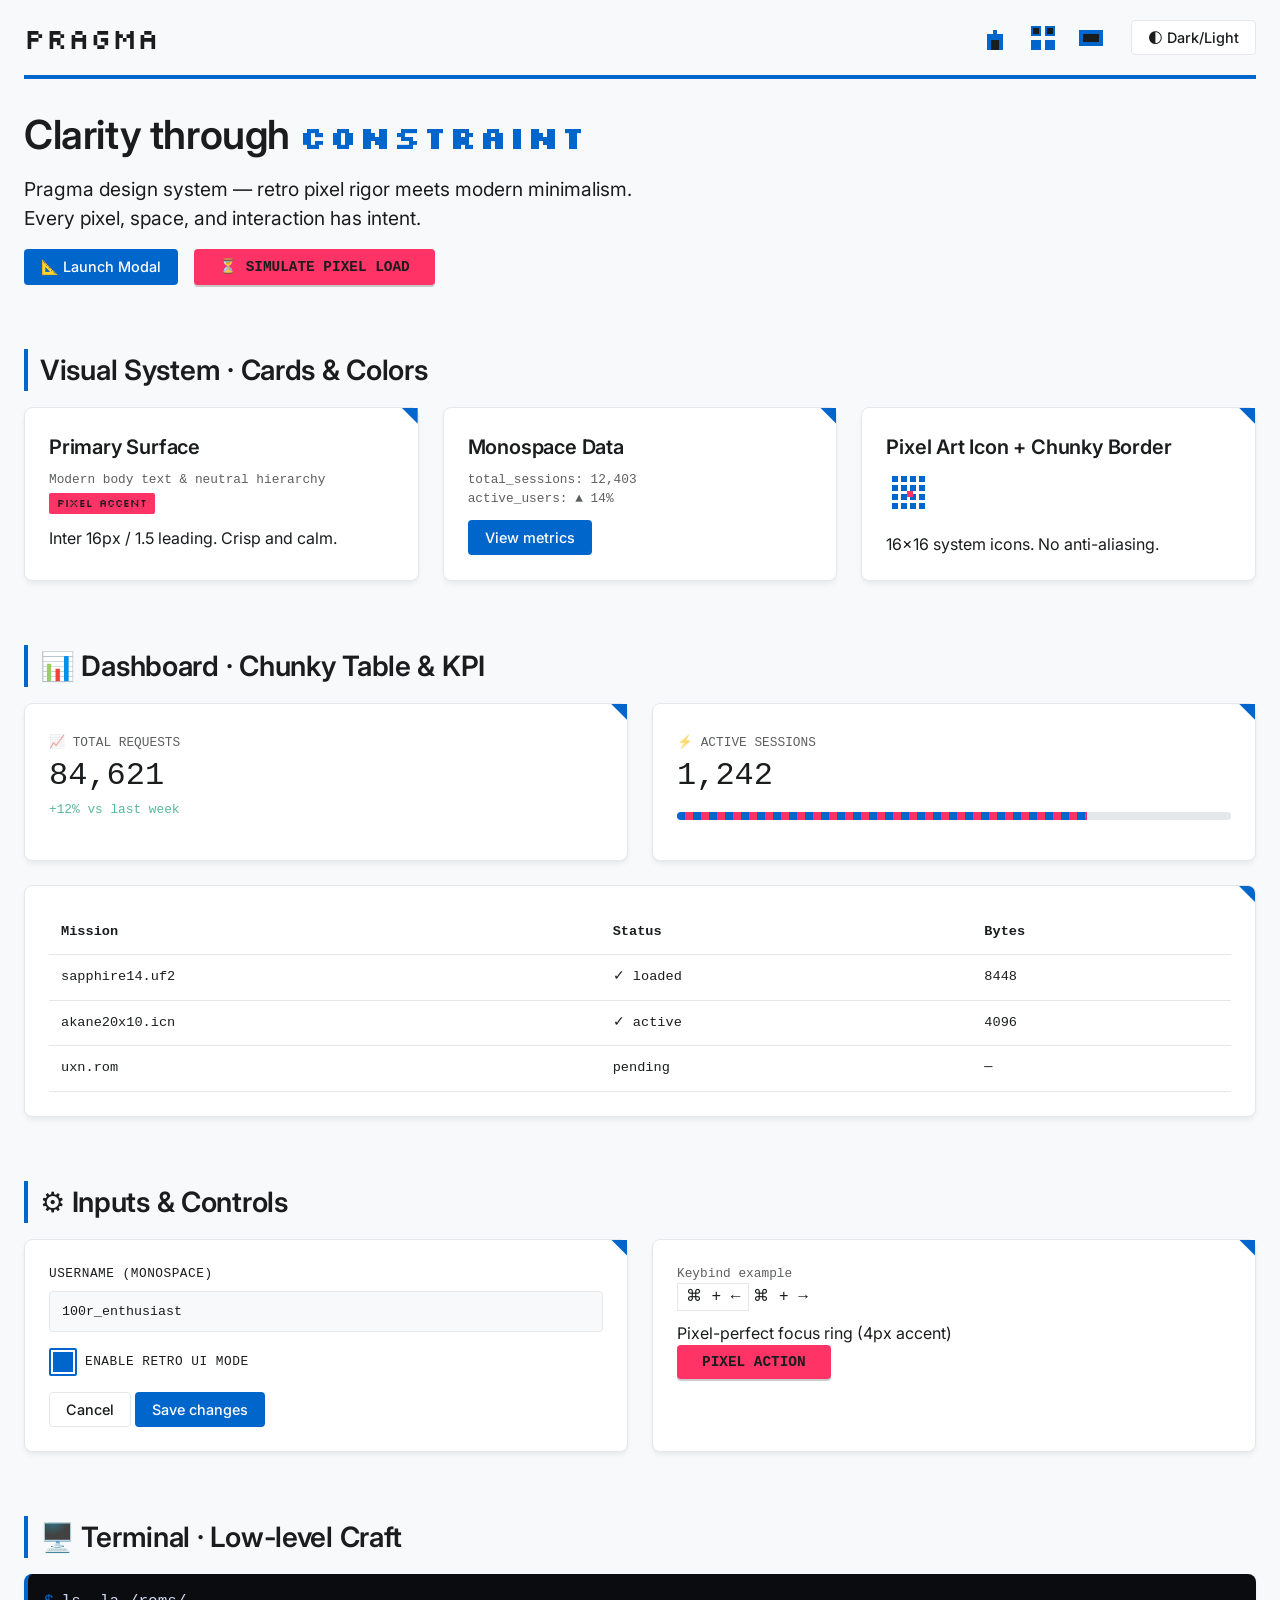
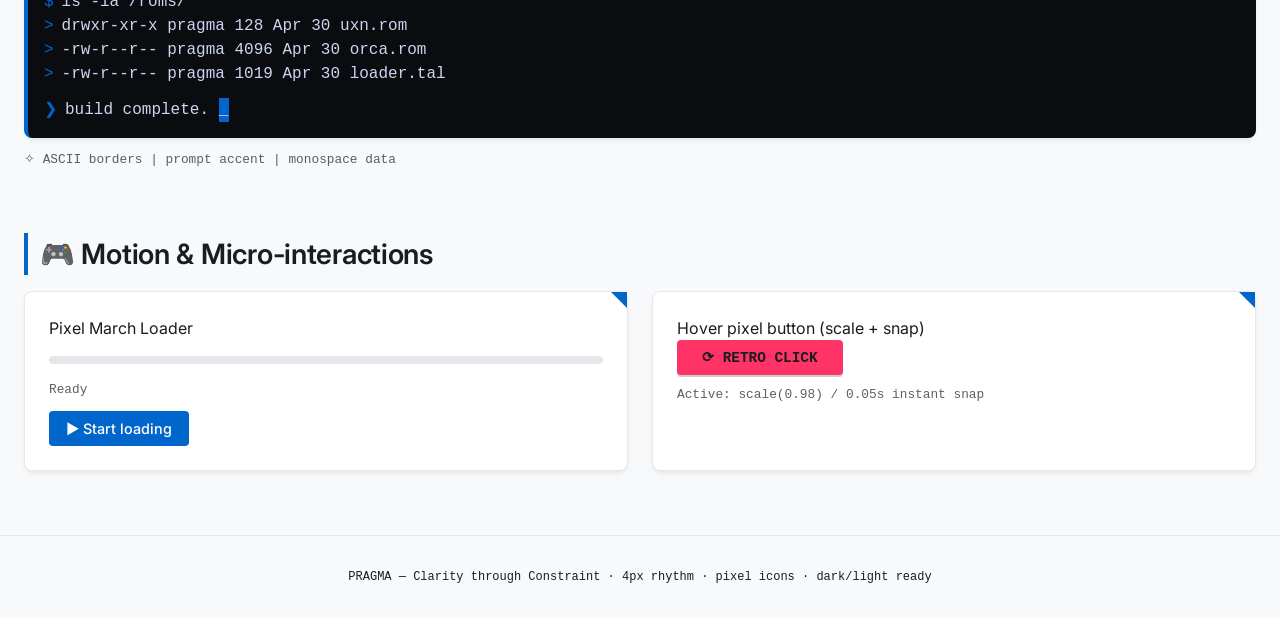
<file: design-iterations/deep.html>
<!DOCTYPE html>
<html lang="en">
<head>
    <meta charset="UTF-8">
    <meta name="viewport" content="width=device-width, initial-scale=1.0, viewport-fit=cover">
    <title>Pragma · Clarity through Constraint</title>
    <!-- Google Fonts: modern (Inter), pixel accent (Silkscreen) -->
    <link href="https://fonts.googleapis.com/css2?family=Inter:opsz,wght@14..32,300;14..32,400;14..32,500;14..32,600;14..32,700&family=Silkscreen:wght@400;700&display=swap" rel="stylesheet">
    <style>
        * {
            margin: 0;
            padding: 0;
            box-sizing: border-box;
        }

        /* ---------- DESIGN TOKENS (LIGHT MODE - default) ---------- */
        :root {
            --pragma-primary: #1A1C1E;
            --pragma-bg: #F8F9FA;
            --pragma-surface: #FFFFFF;
            --pragma-border: #E5E7EB;
            --pragma-accent: #0066CC;
            --pragma-accent-hover: #0052A3;
            --pragma-pixel: #FF3366;
            --pragma-success: #159B6D;

            /* spacing */
            --space-1: 0.25rem;
            --space-2: 0.5rem;
            --space-3: 0.75rem;
            --space-4: 1rem;
            --space-6: 1.5rem;
            --space-8: 2rem;
            --space-12: 3rem;
            --space-16: 4rem;

            /* typography */
            --font-modern: 'Inter', system-ui, -apple-system, sans-serif;
            --font-mono: 'SF Mono', 'JetBrains Mono', 'Berkeley Mono', monospace;
            --font-pixel: 'Silkscreen', monospace;

            /* border / radius */
            --radius-sm: 0.25rem;
            --radius-md: 0.5rem;
            --border-standard: 1px solid var(--pragma-border);
            --shadow-md: 0 4px 6px -1px rgba(0, 0, 0, 0.05), 0 2px 4px -1px rgba(0, 0, 0, 0.03);

            --transition-fast: 0.15s ease-out;
            --transition-base: 0.2s ease-out;
            --ease-pixel: cubic-bezier(0.16, 1, 0.3, 1);
        }

        /* DARK MODE OVERRIDES */
        .dark {
            --pragma-primary: #EDEDED;
            --pragma-bg: #121316;
            --pragma-surface: #1C1E22;
            --pragma-border: #2C2E33;
            --pragma-accent: #4D9EFF;
            --pragma-accent-hover: #3385FF;
            --pragma-pixel: #FF6699;
            --pragma-success: #2CC48A;
            --shadow-md: 0 4px 6px -1px rgba(0, 0, 0, 0.3);
        }

        body {
            background-color: var(--pragma-bg);
            color: var(--pragma-primary);
            font-family: var(--font-modern);
            font-size: 1rem;
            line-height: 1.5;
            transition: background-color var(--transition-base), color var(--transition-base);
            scroll-behavior: smooth;
        }

        /* 4px grid utility */
        .container {
            max-width: 1280px;
            margin: 0 auto;
            padding: 0 var(--space-6);
        }

        section {
            margin-bottom: var(--space-16);
        }

        /* typography */
        h1, h2, h3 {
            font-weight: 600;
            letter-spacing: -0.01em;
        }

        h1 {
            font-size: 2.5rem;
            line-height: 1.2;
            font-family: var(--font-modern);
            margin-bottom: var(--space-4);
        }

        .pixel-headline {
            font-family: var(--font-pixel);
            font-size: 2rem;
            letter-spacing: 2px;
            color: var(--pragma-accent);
        }

        h2 {
            font-size: 1.75rem;
            margin-bottom: var(--space-4);
            border-left: 4px solid var(--pragma-accent);
            padding-left: var(--space-3);
        }

        h3 {
            font-size: 1.25rem;
            margin-bottom: var(--space-2);
        }

        .mono-meta {
            font-family: var(--font-mono);
            font-size: 0.8rem;
            color: var(--pragma-primary);
            opacity: 0.7;
        }

        /* cards */
        .card {
            background: var(--pragma-surface);
            border: var(--border-standard);
            border-radius: var(--radius-md);
            padding: var(--space-6);
            transition: transform var(--transition-fast), box-shadow var(--transition-base);
            box-shadow: var(--shadow-md);
            position: relative;
        }

        .card:hover {
            transform: translateY(-2px);
            box-shadow: 0 12px 20px -12px rgba(0, 0, 0, 0.15);
        }

        /* pixel corner accent (fold) */
        .card::after {
            content: '';
            position: absolute;
            top: 0;
            right: 0;
            width: 16px;
            height: 16px;
            background: var(--pragma-accent);
            clip-path: polygon(0 0, 100% 0, 100% 100%);
            border-radius: 0 0 0 var(--radius-sm);
        }

        /* buttons */
        .btn {
            display: inline-flex;
            align-items: center;
            gap: var(--space-2);
            padding: var(--space-2) var(--space-4);
            font-family: var(--font-modern);
            font-weight: 500;
            border-radius: var(--radius-sm);
            transition: all var(--transition-fast);
            cursor: pointer;
            border: 1px solid transparent;
            background: transparent;
            font-size: 0.9rem;
        }

        .btn-primary {
            background: var(--pragma-accent);
            color: white;
        }

        .btn-primary:hover {
            background: var(--pragma-accent-hover);
            transform: scale(0.98);
        }

        .btn-secondary {
            border: var(--border-standard);
            background: var(--pragma-surface);
            color: var(--pragma-primary);
        }

        .btn-secondary:hover {
            border-color: var(--pragma-accent);
            transform: scale(0.98);
        }

        .btn-pixel {
            background: var(--pragma-pixel);
            font-family: var(--font-mono);
            font-weight: bold;
            color: var(--pragma-primary);
            padding: var(--space-2) var(--space-6);
            text-transform: uppercase;
            box-shadow: 0 2px 0 rgba(0,0,0,0.2);
        }

        .btn-pixel:active {
            transform: translateY(2px);
            box-shadow: none;
        }

        /* inputs */
        .input-group {
            display: flex;
            flex-direction: column;
            gap: var(--space-2);
            margin-bottom: var(--space-4);
        }

        label {
            font-family: var(--font-mono);
            font-size: 0.8rem;
            text-transform: uppercase;
            letter-spacing: 0.5px;
        }

        input, textarea {
            background: var(--pragma-bg);
            border: var(--border-standard);
            padding: var(--space-3);
            border-radius: var(--radius-sm);
            font-family: var(--font-mono);
            color: var(--pragma-primary);
            transition: outline var(--transition-fast);
        }

        input:focus, textarea:focus {
            outline: 4px solid var(--pragma-accent);
            border-color: transparent;
        }

        /* custom checkbox pixel style */
        .checkbox-pixel {
            display: flex;
            align-items: center;
            gap: var(--space-2);
            cursor: pointer;
        }
        .checkbox-pixel input {
            appearance: none;
            width: 18px;
            height: 18px;
            border: 2px solid var(--pragma-primary);
            background: var(--pragma-surface);
            border-radius: 2px;
            display: inline-block;
            position: relative;
        }
        .checkbox-pixel input:checked {
            background: var(--pragma-accent);
            border-color: var(--pragma-accent);
            box-shadow: inset 0 0 0 2px var(--pragma-surface);
        }

        /* pixel grid & icons canvas */
        .icon-canvas {
            image-rendering: crisp-edges;
            image-rendering: pixelated;
            image-rendering: pixelated;
            width: 32px;
            height: 32px;
            display: block;
        }

        /* navigation bar */
        .navbar {
            display: flex;
            justify-content: space-between;
            align-items: center;
            padding: var(--space-4) 0;
            border-bottom: 4px solid var(--pragma-accent);
            margin-bottom: var(--space-8);
            flex-wrap: wrap;
        }

        .logo {
            font-family: var(--font-pixel);
            font-size: 1.8rem;
            color: var(--pragma-primary);
        }

        .nav-icons {
            display: flex;
            gap: var(--space-4);
            align-items: center;
        }

        /* dashboard table */
        .data-table {
            width: 100%;
            border-collapse: collapse;
            font-family: var(--font-mono);
            font-size: 0.85rem;
        }
        .data-table th, .data-table td {
            border-bottom: var(--border-standard);
            padding: var(--space-3);
            text-align: left;
        }
        .data-table th {
            background: var(--pragma-surface);
            font-weight: 600;
        }

        /* cli terminal */
        .terminal {
            background: #0B0C10;
            color: #CCD6F0;
            border-radius: var(--radius-md);
            padding: var(--space-4);
            font-family: var(--font-mono);
            border-left: 4px solid var(--pragma-accent);
            box-shadow: var(--shadow-md);
        }
        .terminal-line {
            display: flex;
            gap: var(--space-2);
            flex-wrap: wrap;
        }
        .prompt {
            color: var(--pragma-accent);
        }
        .blink {
            background-color: var(--pragma-accent);
            width: 10px;
            display: inline-block;
            animation: blink-animation 1s step-end infinite;
        }
        @keyframes blink-animation {
            0%, 100% { opacity: 1; }
            50% { opacity: 0; }
        }

        /* loading pixel bar */
        .load-bar {
            height: 8px;
            background: var(--pragma-border);
            border-radius: 4px;
            overflow: hidden;
            margin: var(--space-4) 0;
        }
        .load-fill {
            width: 0%;
            height: 100%;
            background: repeating-linear-gradient(90deg, var(--pragma-accent), var(--pragma-accent) 8px, var(--pragma-pixel) 8px, var(--pragma-pixel) 16px);
            transition: width 0.3s ease-out;
        }

        /* modal */
        .modal {
            display: none;
            position: fixed;
            top: 0; left: 0;
            width: 100%; height: 100%;
            background: rgba(0,0,0,0.7);
            align-items: center;
            justify-content: center;
            z-index: 1000;
        }
        .modal-content {
            background: var(--pragma-surface);
            border: 4px solid var(--pragma-accent);
            border-radius: var(--radius-md);
            max-width: 400px;
            width: 90%;
            padding: var(--space-6);
            position: relative;
        }
        .modal-close {
            position: absolute;
            top: var(--space-3);
            right: var(--space-3);
            font-family: var(--font-mono);
            cursor: pointer;
            background: none;
            border: none;
            font-size: 1.4rem;
        }

        /* grid layout flex */
        .grid-2, .grid-3 {
            display: grid;
            gap: var(--space-6);
        }
        .grid-2 { grid-template-columns: repeat(auto-fit, minmax(280px, 1fr)); }
        .grid-3 { grid-template-columns: repeat(auto-fit, minmax(260px, 1fr)); }

        @media (max-width: 720px) {
            .navbar { flex-direction: column; gap: var(--space-3); align-items: start; }
            .container { padding: 0 var(--space-4); }
        }

        footer {
            border-top: var(--border-standard);
            padding: var(--space-8) 0;
            text-align: center;
            font-family: var(--font-mono);
            font-size: 0.75rem;
            margin-top: var(--space-12);
        }
        hr {
            border-color: var(--pragma-border);
            margin: var(--space-6) 0;
        }
        .pixel-badge {
            background: var(--pragma-pixel);
            color: #1A1C1E;
            font-family: var(--font-pixel);
            padding: 2px 8px;
            border-radius: 2px;
            font-size: 0.7rem;
        }
    </style>
</head>
<body>
<div class="container">
    <!-- navigation with pixel icons (canvas) -->
    <div class="navbar">
        <div class="logo">PRAGMA</div>
        <div class="nav-icons">
            <canvas id="icon-home" class="icon-canvas" width="16" height="16" style="width:32px;height:32px;"></canvas>
            <canvas id="icon-dashboard" class="icon-canvas" width="16" height="16" style="width:32px;height:32px;"></canvas>
            <canvas id="icon-terminal" class="icon-canvas" width="16" height="16" style="width:32px;height:32px;"></canvas>
            <button id="darkmode-toggle" class="btn btn-secondary" style="margin-left: 8px;">🌓 Dark/Light</button>
        </div>
    </div>

    <!-- HERO -->
    <section>
        <h1>Clarity through <span class="pixel-headline">Constraint</span></h1>
        <p style="font-size: 1.2rem; max-width: 640px;">Pragma design system — retro pixel rigor meets modern minimalism. Every pixel, space, and interaction has intent.</p>
        <div style="margin-top: var(--space-4); display: flex; gap: 16px; flex-wrap: wrap;">
            <button class="btn btn-primary" id="showModalBtn">📐 Launch Modal</button>
            <button class="btn btn-pixel" id="simulateLoadBtn">⏳ Simulate Pixel Load</button>
        </div>
    </section>

    <!-- color & typography demo + card grid -->
    <section>
        <h2>Visual System · Cards & Colors</h2>
        <div class="grid-3">
            <div class="card">
                <h3>Primary Surface</h3>
                <p class="mono-meta">Modern body text & neutral hierarchy</p>
                <div class="pixel-badge" style="display: inline-block;">Pixel accent</div>
                <p style="margin-top:12px">Inter 16px / 1.5 leading. Crisp and calm.</p>
            </div>
            <div class="card">
                <h3>Monospace Data</h3>
                <div class="mono-meta">total_sessions: 12,403</div>
                <div class="mono-meta">active_users: ▲ 14%</div>
                <button class="btn btn-primary" style="margin-top: 12px;">View metrics</button>
            </div>
            <div class="card">
                <h3>Pixel Art Icon + Chunky Border</h3>
                <canvas id="icon-sample" width="32" height="32" style="image-rendering: pixelated; width: 48px; height: 48px; margin-bottom: 8px;"></canvas>
                <p>16x16 system icons. No anti-aliasing.</p>
            </div>
        </div>
    </section>

    <!-- Dashboard-like table and KPI cards -->
    <section>
        <h2>📊 Dashboard · Chunky Table & KPI</h2>
        <div class="grid-2">
            <div class="card">
                <span class="mono-meta">📈 TOTAL REQUESTS</span>
                <div style="font-family: var(--font-mono); font-size: 2rem;">84,621</div>
                <div class="mono-meta" style="color: var(--pragma-success)">+12% vs last week</div>
            </div>
            <div class="card">
                <span class="mono-meta">⚡ ACTIVE SESSIONS</span>
                <div style="font-family: var(--font-mono); font-size: 2rem;">1,242</div>
                <div class="load-bar" style="margin-top: 12px;"><div class="load-fill" style="width: 74%;"></div></div>
            </div>
        </div>
        <div class="card" style="margin-top: 24px; overflow-x: auto;">
            <table class="data-table">
                <thead>
                <tr><th>Mission</th><th>Status</th><th>Bytes</th></tr>
                </thead>
                <tbody>
                    <tr><td>sapphire14.uf2</td><td>✓ loaded</td><td>8448</td></tr>
                    <tr><td>akane20x10.icn</td><td>✓ active</td><td>4096</td></tr>
                    <tr><td>uxn.rom</td><td>pending</td><td>─</td></tr>
                </tbody>
            </table>
        </div>
    </section>

    <!-- forms + custom pixel checkbox -->
    <section>
        <h2>⚙️ Inputs & Controls</h2>
        <div class="grid-2">
            <div class="card">
                <div class="input-group">
                    <label>username (monospace)</label>
                    <input type="text" placeholder="pragma_user" value="100r_enthusiast">
                </div>
                <div class="checkbox-pixel">
                    <input type="checkbox" id="pixelCheck" checked> <label for="pixelCheck">Enable retro UI mode</label>
                </div>
                <div style="margin-top: 16px;">
                    <button class="btn btn-secondary">Cancel</button>
                    <button class="btn btn-primary">Save changes</button>
                </div>
            </div>
            <div class="card">
                <div class="mono-meta">Keybind example</div>
                <kbd style="background: var(--pragma-surface); border:1px solid var(--pragma-border); padding:4px 8px;">⌘ + ←</kbd> <kbd>⌘ + →</kbd>
                <p style="margin-top: 12px;">Pixel-perfect focus ring (4px accent)</p>
                <button class="btn btn-pixel">PIXEL ACTION</button>
            </div>
        </div>
    </section>

    <!-- CLI Terminal Section -->
    <section>
        <h2>🖥️ Terminal · Low-level Craft</h2>
        <div class="terminal">
            <div class="terminal-line"><span class="prompt">$</span> <span>ls -la /roms/</span></div>
            <div class="terminal-line"><span class="prompt">></span> <span>drwxr-xr-x   pragma  128  Apr 30  uxn.rom</span></div>
            <div class="terminal-line"><span class="prompt">></span> <span>-rw-r--r--   pragma  4096 Apr 30  orca.rom</span></div>
            <div class="terminal-line"><span class="prompt">></span> <span>-rw-r--r--   pragma  1019 Apr 30  loader.tal</span></div>
            <div class="terminal-line" style="margin-top: 12px;"><span class="prompt">❯</span> <span>build complete. <span class="blink">_</span></span></div>
        </div>
        <p class="mono-meta" style="margin-top: 12px;">✧ ASCII borders | prompt accent | monospace data</p>
    </section>

    <!-- Loading + Motion demo -->
    <section>
        <h2>🎮 Motion & Micro-interactions</h2>
        <div class="grid-2">
            <div class="card">
                <div>Pixel March Loader</div>
                <div class="load-bar" id="dynamicLoadBar"><div class="load-fill" id="loadFillAnim" style="width: 0%;"></div></div>
                <div id="loadStatus" class="mono-meta">Ready</div>
                <button id="startLoadBtn" class="btn btn-primary" style="margin-top: 12px;">▶ Start loading</button>
            </div>
            <div class="card">
                <div>Hover pixel button (scale + snap)</div>
                <button class="btn btn-pixel" id="demoPixelBtn">⟳ RETRO CLICK</button>
                <p class="mono-meta" style="margin-top: 10px">Active: scale(0.98) / 0.05s instant snap</p>
            </div>
        </div>
    </section>
</div>

<footer>
    <div class="container">PRAGMA — Clarity through Constraint · 4px rhythm · pixel icons · dark/light ready</div>
</footer>

<!-- Modal -->
<div id="pragmaModal" class="modal">
    <div class="modal-content">
        <button class="modal-close" id="closeModalBtn">✕</button>
        <h3 style="font-family: var(--font-pixel);">Pixel Perfect</h3>
        <p>This modal features 4px accent border, pixel close icon and smooth overlay transition.</p>
        <button class="btn btn-primary" id="modalConfirmBtn">Close</button>
    </div>
</div>

<script>
    // ---- Pixel icon drawing library (dynamic theming) ----
    const iconDefs = {
        home: (ctx, accent, primary) => {
            ctx.fillStyle = accent;
            ctx.fillRect(4, 6, 8, 8);
            ctx.fillStyle = primary;
            ctx.fillRect(6, 9, 4, 5);
            ctx.fillStyle = accent;
            ctx.fillRect(7, 4, 2, 3);
        },
        dashboard: (ctx, accent, primary) => {
            ctx.fillStyle = accent;
            ctx.fillRect(2, 2, 5, 5);
            ctx.fillRect(9, 2, 5, 5);
            ctx.fillRect(2, 9, 5, 5);
            ctx.fillRect(9, 9, 5, 5);
            ctx.fillStyle = primary;
            ctx.fillRect(3, 3, 3, 3);
            ctx.fillRect(10,3,3,3);
        },
        terminal: (ctx, accent, primary) => {
            ctx.fillStyle = accent;
            ctx.fillRect(2, 4, 12, 8);
            ctx.fillStyle = primary;
            ctx.fillRect(4, 6, 8, 4);
            ctx.fillStyle = accent;
            ctx.fillRect(4, 5, 2, 1);
        }
    };
    function drawIcon(canvasId, type) {
        const canvas = document.getElementById(canvasId);
        if (!canvas) return;
        const ctx = canvas.getContext('2d');
        const computed = getComputedStyle(document.documentElement);
        const accent = computed.getPropertyValue('--pragma-accent').trim() || '#0066CC';
        const primary = computed.getPropertyValue('--pragma-primary').trim() || '#1A1C1E';
        ctx.clearRect(0, 0, 16, 16);
        if (iconDefs[type]) iconDefs[type](ctx, accent, primary);
        else {
            // fallback star
            ctx.fillStyle = accent;
            ctx.fillRect(6, 2, 4, 12);
            ctx.fillRect(2, 6, 12, 4);
        }
    }

    function drawAllIcons() {
        drawIcon('icon-home', 'home');
        drawIcon('icon-dashboard', 'dashboard');
        drawIcon('icon-terminal', 'terminal');
        // sample icon for card
        const sampleCanvas = document.getElementById('icon-sample');
        if (sampleCanvas) {
            const ctx = sampleCanvas.getContext('2d');
            sampleCanvas.width = 32; sampleCanvas.height = 32;
            const computed = getComputedStyle(document.documentElement);
            const accent = computed.getPropertyValue('--pragma-accent').trim();
            const pixelColor = computed.getPropertyValue('--pragma-pixel').trim();
            ctx.clearRect(0,0,32,32);
            ctx.fillStyle = accent;
            for(let i=0;i<4;i++) for(let j=0;j<4;j++) ctx.fillRect(4+i*6, 4+j*6, 4,4);
            ctx.fillStyle = pixelColor;
            ctx.fillRect(14,14,4,4);
        }
    }

    // ---- DARK MODE ----
    const htmlEl = document.documentElement;
    const toggleBtn = document.getElementById('darkmode-toggle');
    let isDark = false;
    function setTheme(dark) {
        if (dark) htmlEl.classList.add('dark');
        else htmlEl.classList.remove('dark');
        drawAllIcons();
        // re-trigger canvas icons redraw for all
    }
    toggleBtn.addEventListener('click', () => {
        isDark = !isDark;
        setTheme(isDark);
    });
    // init icons
    drawAllIcons();
    
    // modal logic
    const modal = document.getElementById('pragmaModal');
    const showModalBtn = document.getElementById('showModalBtn');
    const closeModalBtn = document.getElementById('closeModalBtn');
    const modalConfirm = document.getElementById('modalConfirmBtn');
    function openModal() { modal.style.display = 'flex'; }
    function closeModal() { modal.style.display = 'none'; }
    showModalBtn?.addEventListener('click', openModal);
    closeModalBtn?.addEventListener('click', closeModal);
    modalConfirm?.addEventListener('click', closeModal);
    modal?.addEventListener('click', (e) => { if(e.target === modal) closeModal(); });
    
    // Loading simulation with Pixel March
    const startLoad = document.getElementById('startLoadBtn');
    const loadFill = document.getElementById('loadFillAnim');
    const loadStatus = document.getElementById('loadStatus');
    let loadingInterval;
    function simulateLoading() {
        if (loadingInterval) clearInterval(loadingInterval);
        let progress = 0;
        loadFill.style.width = '0%';
        loadStatus.innerText = 'loading pixels... █▒▒';
        loadingInterval = setInterval(() => {
            progress += Math.random() * 15 + 5;
            if (progress >= 100) {
                progress = 100;
                loadFill.style.width = '100%';
                loadStatus.innerText = '✓ Complete. Pixel march done.';
                clearInterval(loadingInterval);
                loadingInterval = null;
            } else {
                loadFill.style.width = progress + '%';
                loadStatus.innerText = `loading ${Math.floor(progress)}% █`.repeat(Math.floor(progress/10)) + '▒'.repeat(10-Math.floor(progress/10));
            }
        }, 110);
    }
    startLoad?.addEventListener('click', simulateLoading);
    
    const simulateLoadBtn = document.getElementById('simulateLoadBtn');
    simulateLoadBtn?.addEventListener('click', () => {
        if(loadingInterval) clearInterval(loadingInterval);
        simulateLoading();
    });
    
    // pixel button micro-interaction active effect (CSS already)
    const pixelBtns = document.querySelectorAll('.btn-pixel');
    pixelBtns.forEach(btn => {
        btn.addEventListener('mousedown', () => { btn.style.transform = 'translateY(2px)'; });
        btn.addEventListener('mouseup', () => { btn.style.transform = ''; });
        btn.addEventListener('mouseleave', () => { btn.style.transform = ''; });
    });
    
    // keyboard shortcut demo: just for console chill
    console.log("Pragma system ready — 4px discipline, pixel icons, calm UI");
</script>
</body>
</html>
</file>
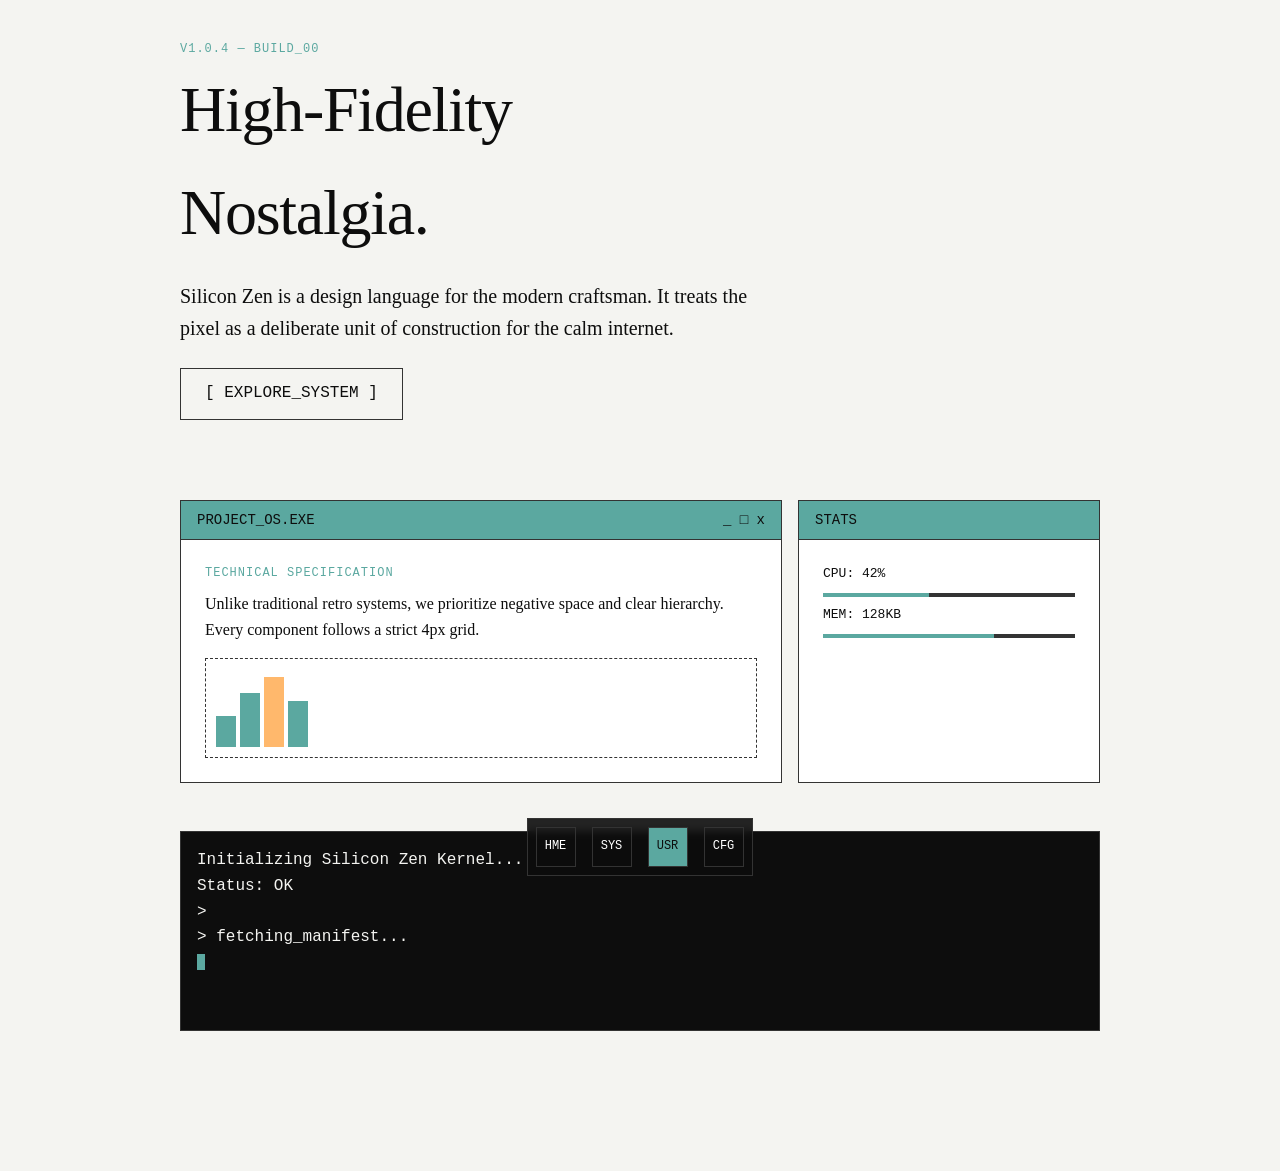
<file: design-iterations/gemini.html>
<!DOCTYPE html>
<html lang="en">
<head>
    <meta charset="UTF-8">
    <meta name="viewport" content="width=device-width, initial-scale=1.0">
    <title>Silicon Zen | Design System</title>
    <style>
        /* 1. DESIGN TOKENS */
        :root {
            --obsidian: #0D0D0D;
            --parchment: #F4F4F1;
            --teal: #5BA8A0;
            --amber: #FFB86C;
            --wireframe: #333333;
            --surface-low: #1A1A1A;
            
            --grid: 4px;
            --font-serif: "Newsreader", "Source Serif 4", Georgia, serif;
            --font-pixel: "Courier New", Courier, monospace; /* Fallback for Chicago12 */
            
            --transition-snap: 150ms cubic-bezier(0, 0, 0.2, 1);
        }

        /* 2. BASE STYLES */
        * {
            box-sizing: border-box;
            margin: 0;
            padding: 0;
            cursor: url('data:image/svg+xml;utf8,<svg xmlns="http://www.w3.org/2000/svg" width="16" height="16" viewBox="0 0 16 16"><rect width="8" height="8" fill="black"/><rect x="1" y="1" width="6" height="6" fill="white"/></svg>'), auto;
        }

        body {
            background-color: var(--parchment);
            color: var(--obsidian);
            font-family: var(--font-serif);
            line-height: 1.6;
            overflow-x: hidden;
            padding-bottom: 100px;
        }

        /* Dithered Background Pattern */
        .dither-bg {
            background-image: radial-gradient(var(--wireframe) 0.5px, transparent 0.5px);
            background-size: 8px 8px;
            opacity: 0.1;
            position: fixed;
            inset: 0;
            z-index: -1;
        }

        /* 3. LAYOUT & TYPOGRAPHY */
        .container {
            max-width: 1000px;
            margin: 0 auto;
            padding: calc(var(--grid) * 10);
        }

        h1 {
            font-size: 4rem;
            font-weight: 400;
            margin-bottom: calc(var(--grid) * 4);
            letter-spacing: -0.02em;
        }

        .label {
            font-family: var(--font-pixel);
            text-transform: uppercase;
            font-size: 12px;
            color: var(--teal);
            letter-spacing: 1px;
        }

        /* 4. COMPONENTS */
        
        /* The "Sandbox" Card */
        .card {
            background: white;
            border: 1px solid var(--wireframe);
            margin-bottom: calc(var(--grid) * 8);
            box-shadow: 0 0 0 0 transparent;
            transition: var(--transition-snap);
        }

        .card-header {
            background: var(--teal);
            border-bottom: 1px solid var(--wireframe);
            padding: calc(var(--grid) * 2) calc(var(--grid) * 4);
            display: flex;
            justify-content: space-between;
            align-items: center;
        }

        .card-title {
            font-family: var(--font-pixel);
            font-size: 14px;
            color: var(--obsidian);
        }

        .card-body {
            padding: calc(var(--grid) * 6);
        }

        /* Silicon Zen Buttons */
        .btn {
            display: inline-block;
            background: transparent;
            border: 1px solid var(--wireframe);
            padding: calc(var(--grid) * 3) calc(var(--grid) * 6);
            font-family: var(--font-pixel);
            text-decoration: none;
            color: var(--obsidian);
            position: relative;
            transition: var(--transition-snap);
        }

        .btn:hover {
            background: var(--teal);
            transform: translate(-2px, -2px);
            box-shadow: 4px 4px 0px var(--wireframe);
        }

        .btn:active {
            transform: translate(0, 0);
            box-shadow: 0px 0px 0px var(--wireframe);
        }

        /* CLI Component */
        .cli-container {
            background: var(--obsidian);
            color: var(--parchment);
            font-family: var(--font-pixel);
            padding: calc(var(--grid) * 4);
            border: 1px solid var(--wireframe);
            min-height: 200px;
            position: relative;
        }

        .cli-cursor {
            display: inline-block;
            width: 8px;
            height: 16px;
            background: var(--teal);
            vertical-align: middle;
            animation: blink 1s steps(2) infinite;
        }

        @keyframes blink { 50% { opacity: 0; } }

        /* Floating Nav Dock */
        .dock {
            position: fixed;
            bottom: calc(var(--grid) * 6);
            left: 50%;
            transform: translateX(-50%);
            background: rgba(13, 13, 13, 0.9);
            border: 1px solid var(--wireframe);
            padding: calc(var(--grid) * 2);
            display: flex;
            gap: calc(var(--grid) * 4);
            backdrop-filter: blur(4px);
        }

        .dock-item {
            width: 40px;
            height: 40px;
            border: 1px solid #333;
            display: flex;
            align-items: center;
            justify-content: center;
            color: white;
            text-decoration: none;
            font-family: var(--font-pixel);
            font-size: 12px;
        }

        .dock-item:hover {
            border-color: var(--teal);
            color: var(--teal);
        }

        /* Flicker-in Animation */
        .flicker {
            animation: flicker-in 0.3s steps(3);
        }

        @keyframes flicker-in {
            0% { opacity: 0; }
            33% { opacity: 0.5; }
            66% { opacity: 0.2; }
            100% { opacity: 1; }
        }

        /* 5. UTILITIES */
        .mt-4 { margin-top: calc(var(--grid) * 4); }
        .flex { display: flex; gap: calc(var(--grid) * 4); }
    </style>
</head>
<body>
    <div class="dither-bg"></div>

    <div class="container flicker">
        <!-- HERO SECTION -->
        <header style="margin-bottom: 80px;">
            <p class="label">v1.0.4 — Build_00</p>
            <h1>High-Fidelity<br>Nostalgia.</h1>
            <p style="font-size: 20px; max-width: 600px; margin-bottom: 24px;">
                Silicon Zen is a design language for the modern craftsman. It treats the pixel as a deliberate unit of construction for the calm internet.
            </p>
            <a href="#" class="btn">[ EXPLORE_SYSTEM ]</a>
        </header>

        <!-- DASHBOARD SECTION -->
        <div class="flex">
            <div class="card" style="flex: 2;">
                <div class="card-header">
                    <span class="card-title">PROJECT_OS.EXE</span>
                    <span class="card-title">_ □ x</span>
                </div>
                <div class="card-body">
                    <p class="label" style="margin-bottom: 8px;">Technical Specification</p>
                    <p>Unlike traditional retro systems, we prioritize negative space and clear hierarchy. Every component follows a strict 4px grid.</p>
                    <div class="mt-4">
                        <div style="height: 100px; border: 1px dashed var(--wireframe); display: flex; align-items: flex-end; padding: 10px; gap: 4px;">
                            <div style="background: var(--teal); width: 20px; height: 40%;"></div>
                            <div style="background: var(--teal); width: 20px; height: 70%;"></div>
                            <div style="background: var(--amber); width: 20px; height: 90%;"></div>
                            <div style="background: var(--teal); width: 20px; height: 60%;"></div>
                        </div>
                    </div>
                </div>
            </div>

            <div class="card" style="flex: 1;">
                <div class="card-header">
                    <span class="card-title">STATS</span>
                </div>
                <div class="card-body" style="font-family: var(--font-pixel); font-size: 13px;">
                    <div>CPU: 42%</div>
                    <div style="background: var(--wireframe); height: 4px; width: 100%; margin: 8px 0;">
                        <div style="background: var(--teal); height: 100%; width: 42%;"></div>
                    </div>
                    <div>MEM: 128KB</div>
                    <div style="background: var(--wireframe); height: 4px; width: 100%; margin: 8px 0;">
                        <div style="background: var(--teal); height: 100%; width: 68%;"></div>
                    </div>
                </div>
            </div>
        </div>

        <!-- CLI SECTION -->
        <div class="cli-container mt-4">
            <div id="cli-output">Initializing Silicon Zen Kernel...<br>Status: OK<br>> </div>
            <span class="cli-cursor"></span>
        </div>
    </div>

    <!-- DOCK NAVIGATION -->
    <nav class="dock">
        <a href="#" class="dock-item">HME</a>
        <a href="#" class="dock-item">SYS</a>
        <a href="#" class="dock-item" style="background: var(--teal); color: var(--obsidian);">USR</a>
        <a href="#" class="dock-item">CFG</a>
    </nav>

    <script>
        // CLI Simulation Logic
        const output = document.getElementById('cli-output');
        const commands = [
            "fetching_manifest...",
            "applying_dither_patterns...",
            "optimizing_whitespace...",
            "system_ready."
        ];
        let i = 0;

        function typeCommand() {
            if (i < commands.length) {
                output.innerHTML += `<br>> ${commands[i]}`;
                i++;
                setTimeout(typeCommand, 1500);
            }
        }

        // Trigger after initial load
        window.onload = () => {
            setTimeout(typeCommand, 1000);
        };

        // Micro-interaction: Hard flicker on button click
        document.querySelector('.btn').addEventListener('click', (e) => {
            e.preventDefault();
            document.body.style.backgroundColor = 'var(--teal)';
            setTimeout(() => {
                document.body.style.backgroundColor = 'var(--parchment)';
            }, 50);
        });
    </script>
</body>
</html>
</file>
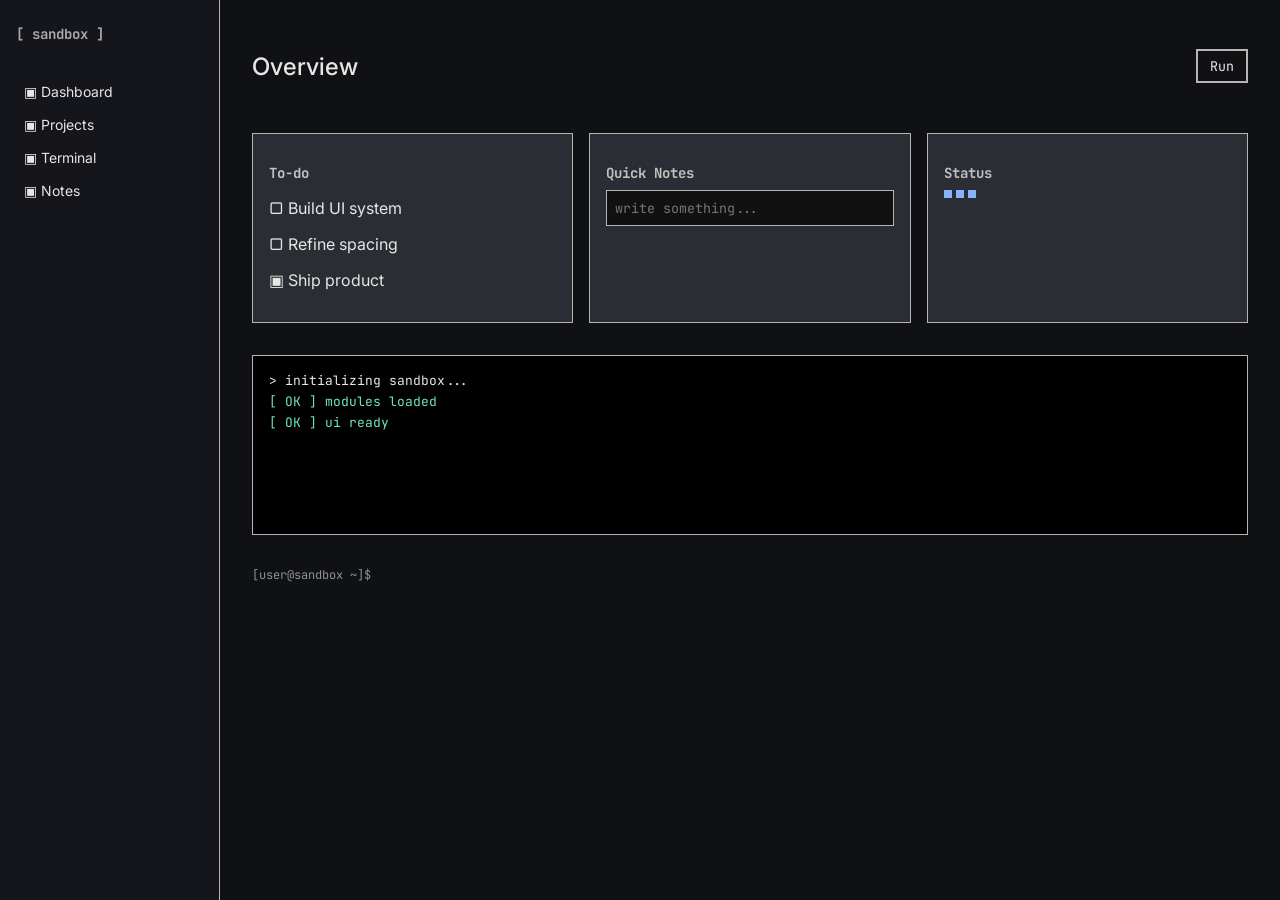
<file: design-iterations/gpt.html>
<!DOCTYPE html>
<html lang="en">
<head>
<meta charset="UTF-8">
<meta name="viewport" content="width=device-width, initial-scale=1.0">
<title>Pixel Modernism Demo</title>

<link href="https://fonts.googleapis.com/css2?family=Inter:wght@300;400;500&family=JetBrains+Mono&display=swap" rel="stylesheet">

<style>
/* =========================
   DESIGN TOKENS
========================= */
:root {
  --bg: #0F1115;
  --surface: #2A2D34;
  --border: #B8B5B0;
  --text: #E8E6E3;

  --primary: #8AB4F8;
  --accent-green: #6EE7B7;
  --accent-amber: #F59E0B;

  --space-1: 4px;
  --space-2: 8px;
  --space-3: 16px;
  --space-4: 32px;

  --radius: 4px;

  --anim-fast: 120ms;
  --anim-base: 200ms;
}

/* =========================
   GLOBAL
========================= */
* {
  box-sizing: border-box;
}

body {
  margin: 0;
  font-family: "Inter", sans-serif;
  background: var(--bg);
  color: var(--text);
  display: flex;
  height: 100vh;
  overflow: hidden;
}

/* =========================
   SIDEBAR
========================= */
.sidebar {
  width: 220px;
  background: #14161B;
  border-right: 1px solid var(--border);
  display: flex;
  flex-direction: column;
  padding: var(--space-3);
}

.sidebar h1 {
  font-family: "JetBrains Mono";
  font-size: 14px;
  margin-bottom: var(--space-4);
  opacity: 0.7;
}

.nav-item {
  padding: var(--space-2);
  font-size: 14px;
  cursor: pointer;
  display: flex;
  align-items: center;
  gap: 10px;
  transition: all var(--anim-fast);
}

.nav-item:hover {
  color: var(--primary);
  transform: translateX(2px);
}

/* =========================
   MAIN
========================= */
.main {
  flex: 1;
  padding: var(--space-4);
  display: flex;
  flex-direction: column;
  gap: var(--space-4);
}

/* =========================
   HEADER
========================= */
.header {
  display: flex;
  justify-content: space-between;
  align-items: center;
}

.header h2 {
  font-weight: 500;
}

/* =========================
   GRID
========================= */
.grid {
  display: grid;
  grid-template-columns: repeat(3, 1fr);
  gap: var(--space-3);
}

/* =========================
   CARD
========================= */
.card {
  background: var(--surface);
  border: 1px solid var(--border);
  padding: var(--space-3);
  transition: all var(--anim-base);
}

.card:hover {
  transform: translateY(-2px);
  border-color: var(--primary);
}

.card h3 {
  font-size: 14px;
  margin-bottom: var(--space-2);
  font-family: "JetBrains Mono";
  opacity: 0.8;
}

/* =========================
   BUTTON
========================= */
.button {
  border: 2px solid var(--border);
  padding: 6px 12px;
  background: none;
  color: var(--text);
  cursor: pointer;
  transition: all var(--anim-fast);
  font-family: "JetBrains Mono";
}

.button:hover {
  border-color: var(--primary);
  color: var(--primary);
  transform: translateY(-1px);
}

.button:active {
  transform: translateY(1px);
}

/* =========================
   INPUT
========================= */
input {
  width: 100%;
  padding: 8px;
  background: #111;
  border: 1px solid var(--border);
  color: var(--text);
  font-family: "JetBrains Mono";
}

input:focus {
  outline: none;
  border-color: var(--primary);
}

/* =========================
   TERMINAL
========================= */
.terminal {
  background: black;
  border: 1px solid var(--border);
  padding: var(--space-3);
  font-family: "JetBrains Mono";
  font-size: 13px;
  height: 180px;
  overflow-y: auto;
}

.line {
  margin-bottom: 4px;
}

.ok { color: var(--accent-green); }
.warn { color: var(--accent-amber); }

/* =========================
   LOADING PIXEL
========================= */
.loader {
  display: flex;
  gap: 4px;
}

.pixel {
  width: 8px;
  height: 8px;
  background: var(--primary);
  animation: blink 1s infinite;
}

.pixel:nth-child(2) { animation-delay: 0.2s; }
.pixel:nth-child(3) { animation-delay: 0.4s; }

@keyframes blink {
  0%,100% { opacity: 0.2; }
  50% { opacity: 1; }
}

/* =========================
   FOOTER
========================= */
.footer {
  font-family: "JetBrains Mono";
  font-size: 12px;
  opacity: 0.6;
}

</style>
</head>

<body>

<!-- SIDEBAR -->
<div class="sidebar">
  <h1>[ sandbox ]</h1>

  <div class="nav-item">▣ Dashboard</div>
  <div class="nav-item">▣ Projects</div>
  <div class="nav-item">▣ Terminal</div>
  <div class="nav-item">▣ Notes</div>
</div>

<!-- MAIN -->
<div class="main">

  <!-- HEADER -->
  <div class="header">
    <h2>Overview</h2>
    <button class="button" onclick="addLog()">Run</button>
  </div>

  <!-- GRID -->
  <div class="grid">

    <div class="card">
      <h3>To-do</h3>
      <p>▢ Build UI system</p>
      <p>▢ Refine spacing</p>
      <p>▣ Ship product</p>
    </div>

    <div class="card">
      <h3>Quick Notes</h3>
      <input placeholder="write something..." />
    </div>

    <div class="card">
      <h3>Status</h3>
      <div class="loader">
        <div class="pixel"></div>
        <div class="pixel"></div>
        <div class="pixel"></div>
      </div>
    </div>

  </div>

  <!-- TERMINAL -->
  <div class="terminal" id="terminal">
    <div class="line">> initializing sandbox...</div>
    <div class="line ok">[ OK ] modules loaded</div>
    <div class="line ok">[ OK ] ui ready</div>
  </div>

  <!-- FOOTER -->
  <div class="footer">
    [user@sandbox ~]$
  </div>

</div>

<script>
function addLog() {
  const terminal = document.getElementById("terminal");

  const line = document.createElement("div");
  line.className = "line warn";
  line.textContent = "[ .. ] running task...";

  terminal.appendChild(line);
  terminal.scrollTop = terminal.scrollHeight;

  setTimeout(() => {
    const done = document.createElement("div");
    done.className = "line ok";
    done.textContent = "[ OK ] task completed";

    terminal.appendChild(done);
    terminal.scrollTop = terminal.scrollHeight;
  }, 1000);
}
</script>

</body>
</html>
</file>
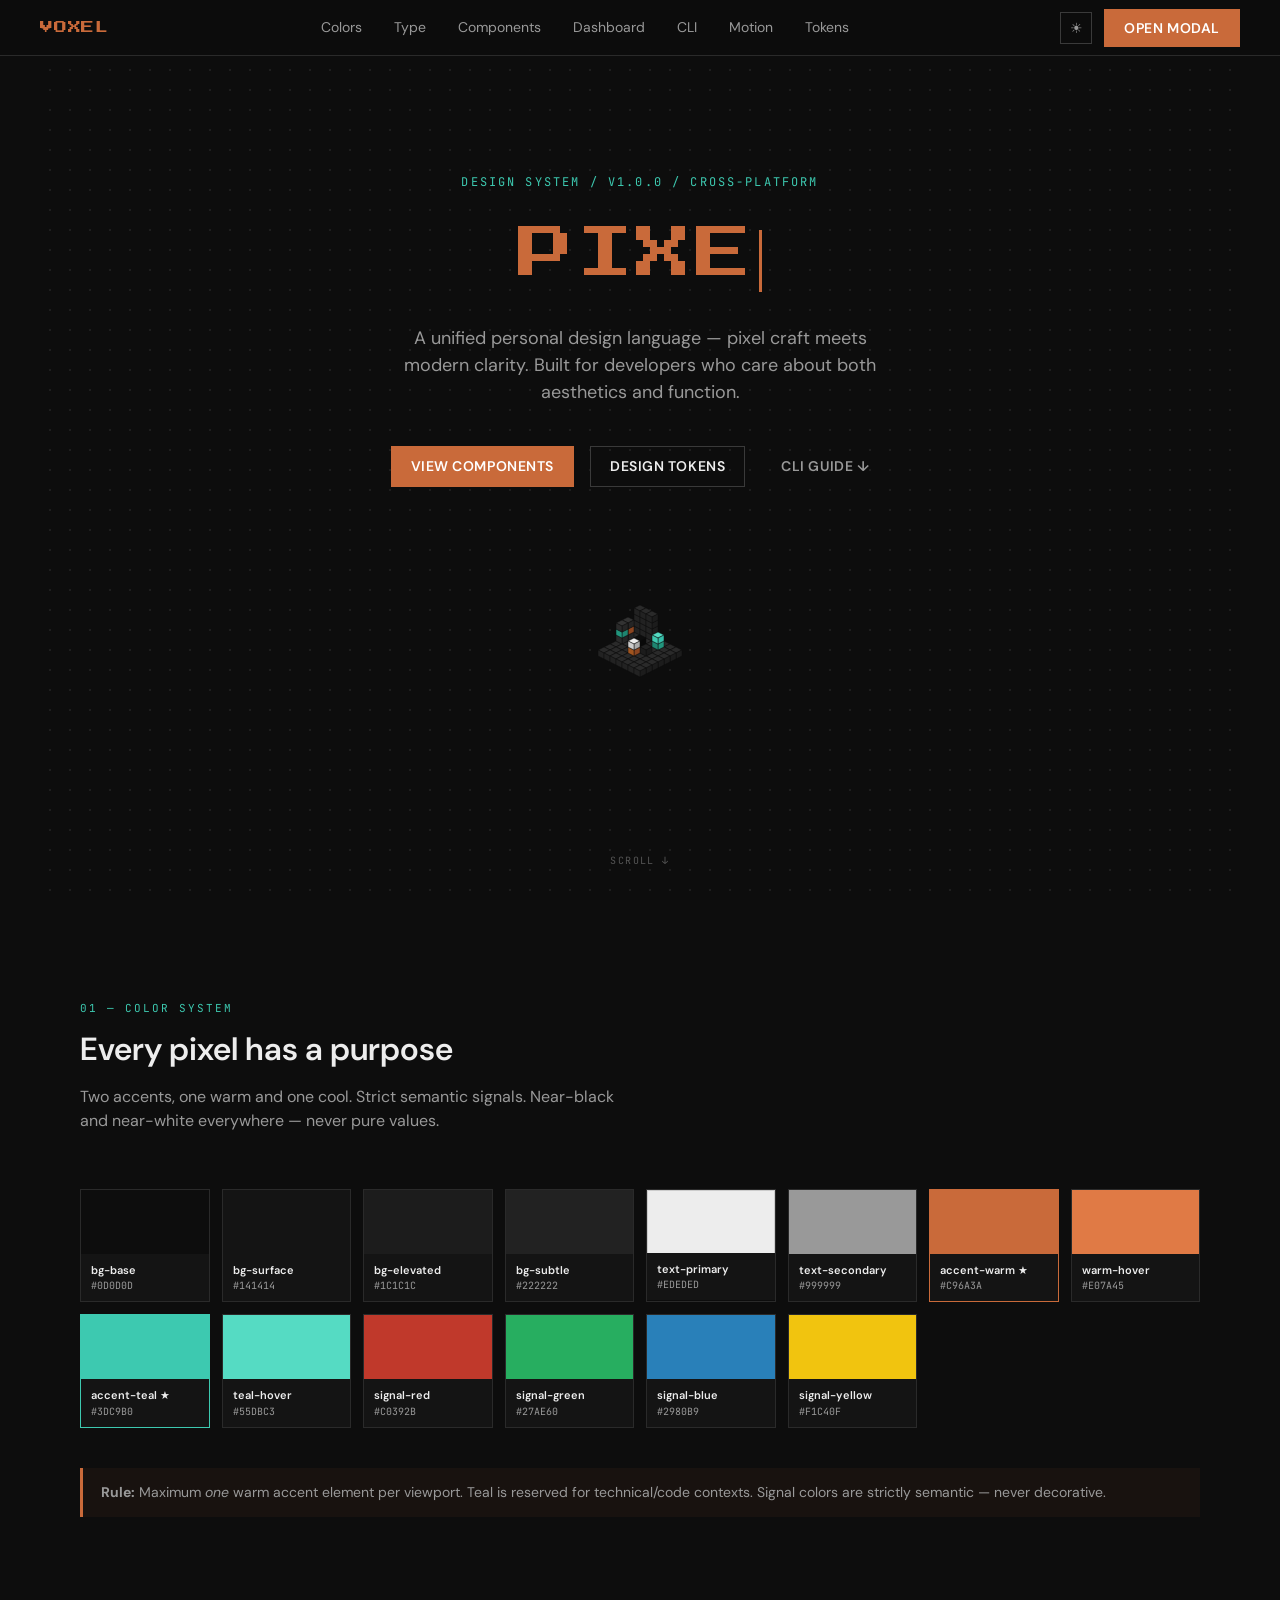
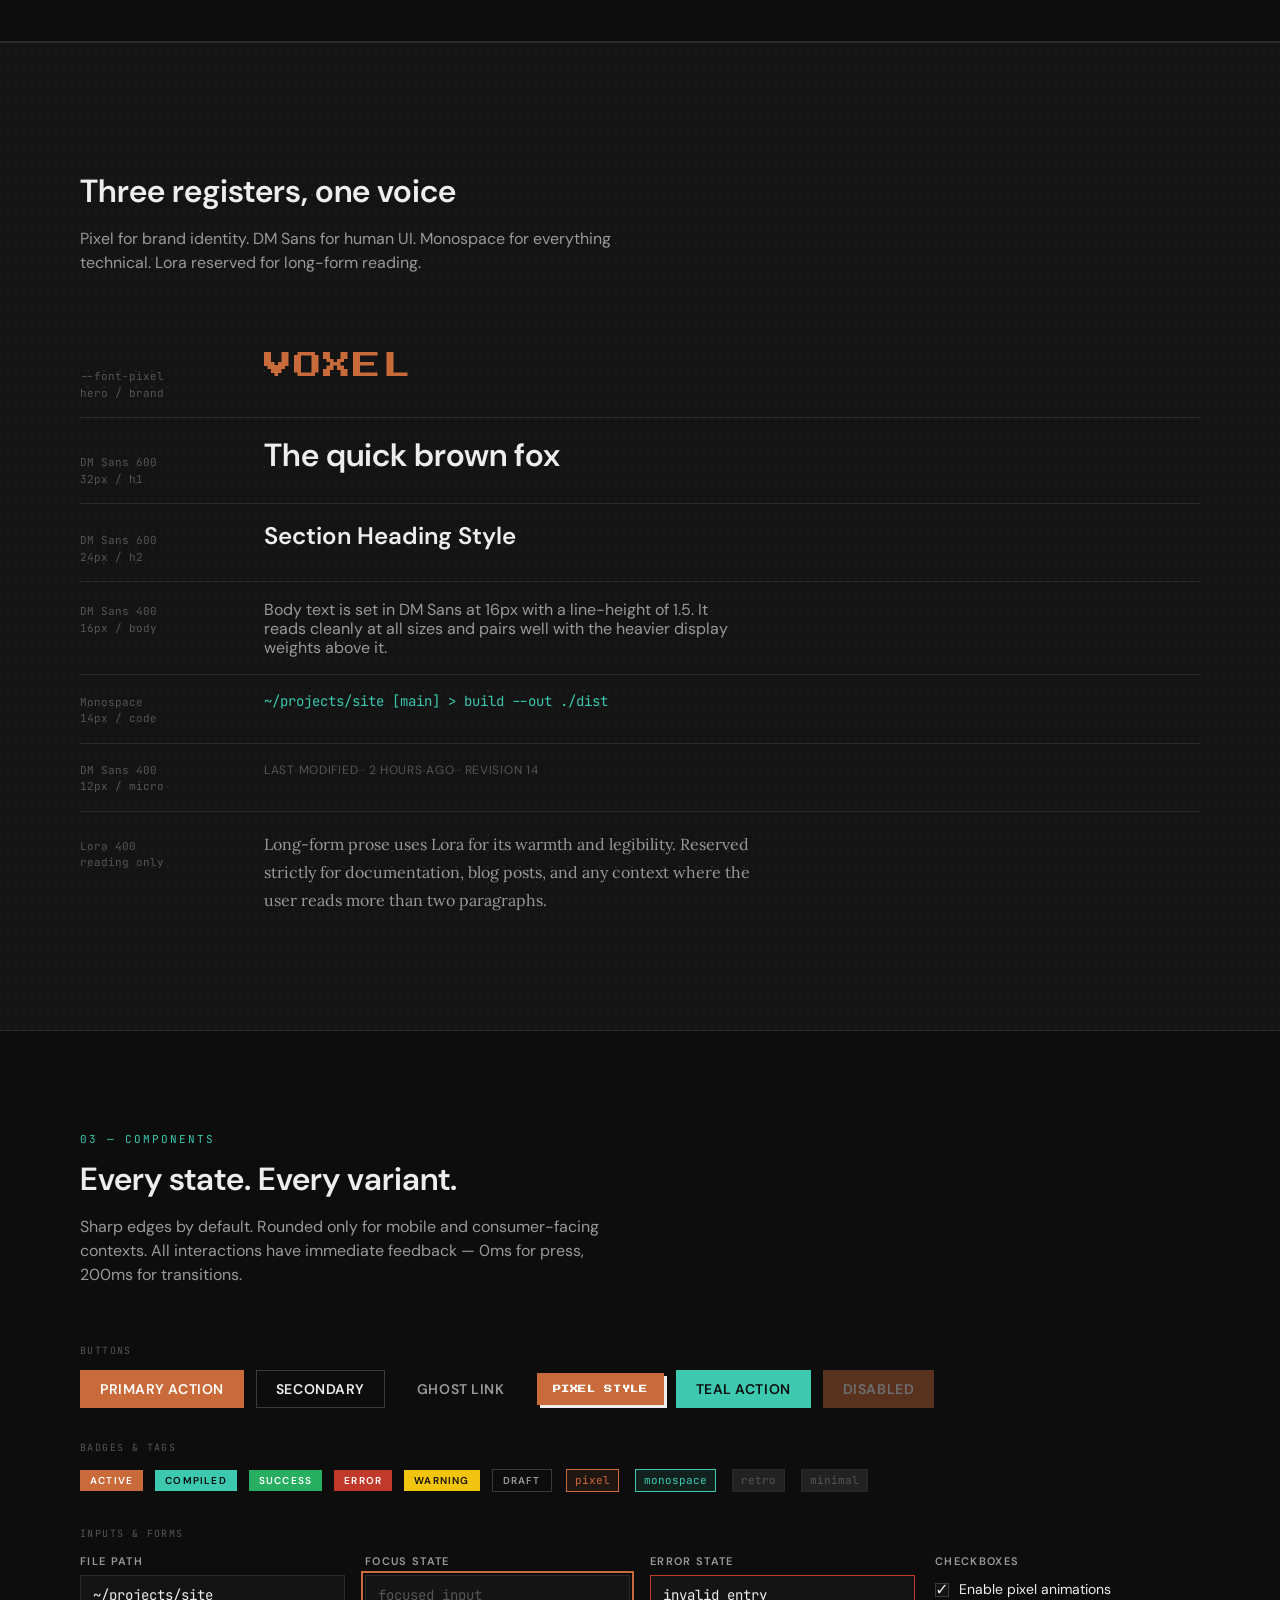
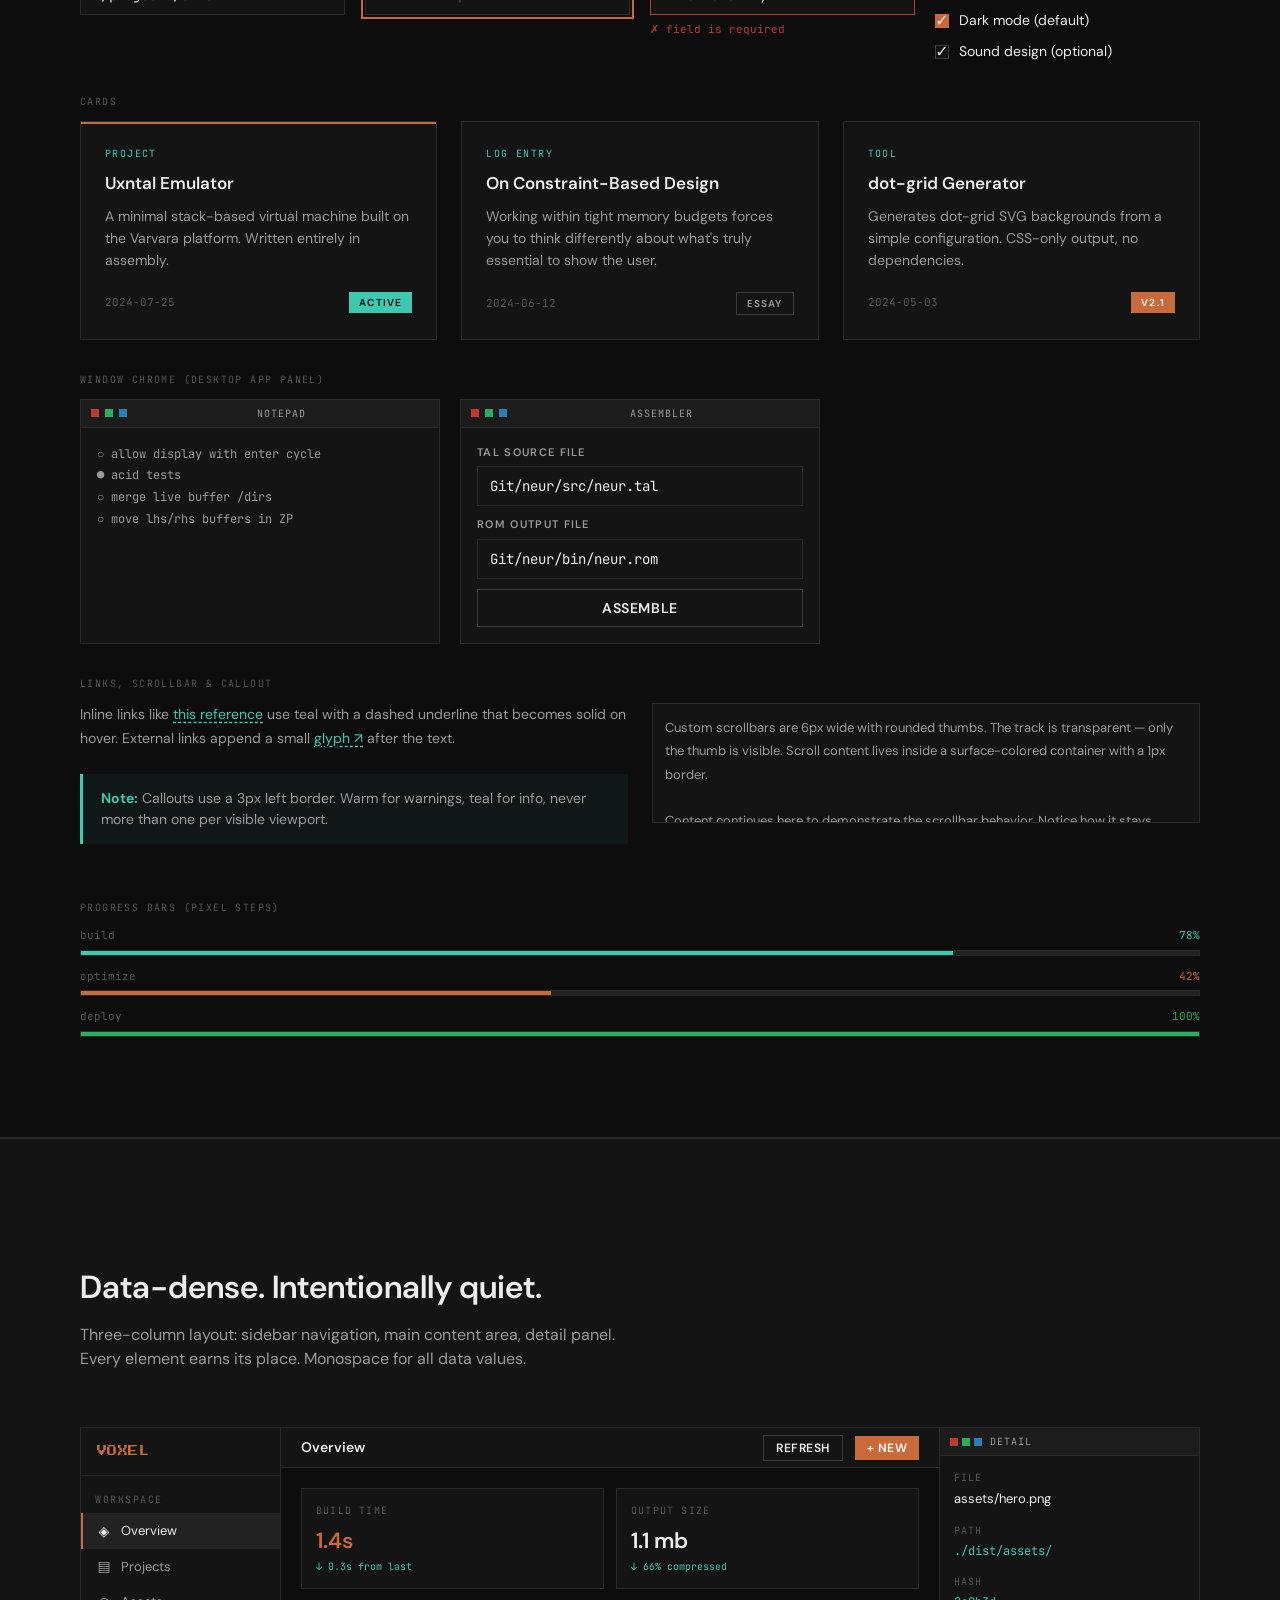
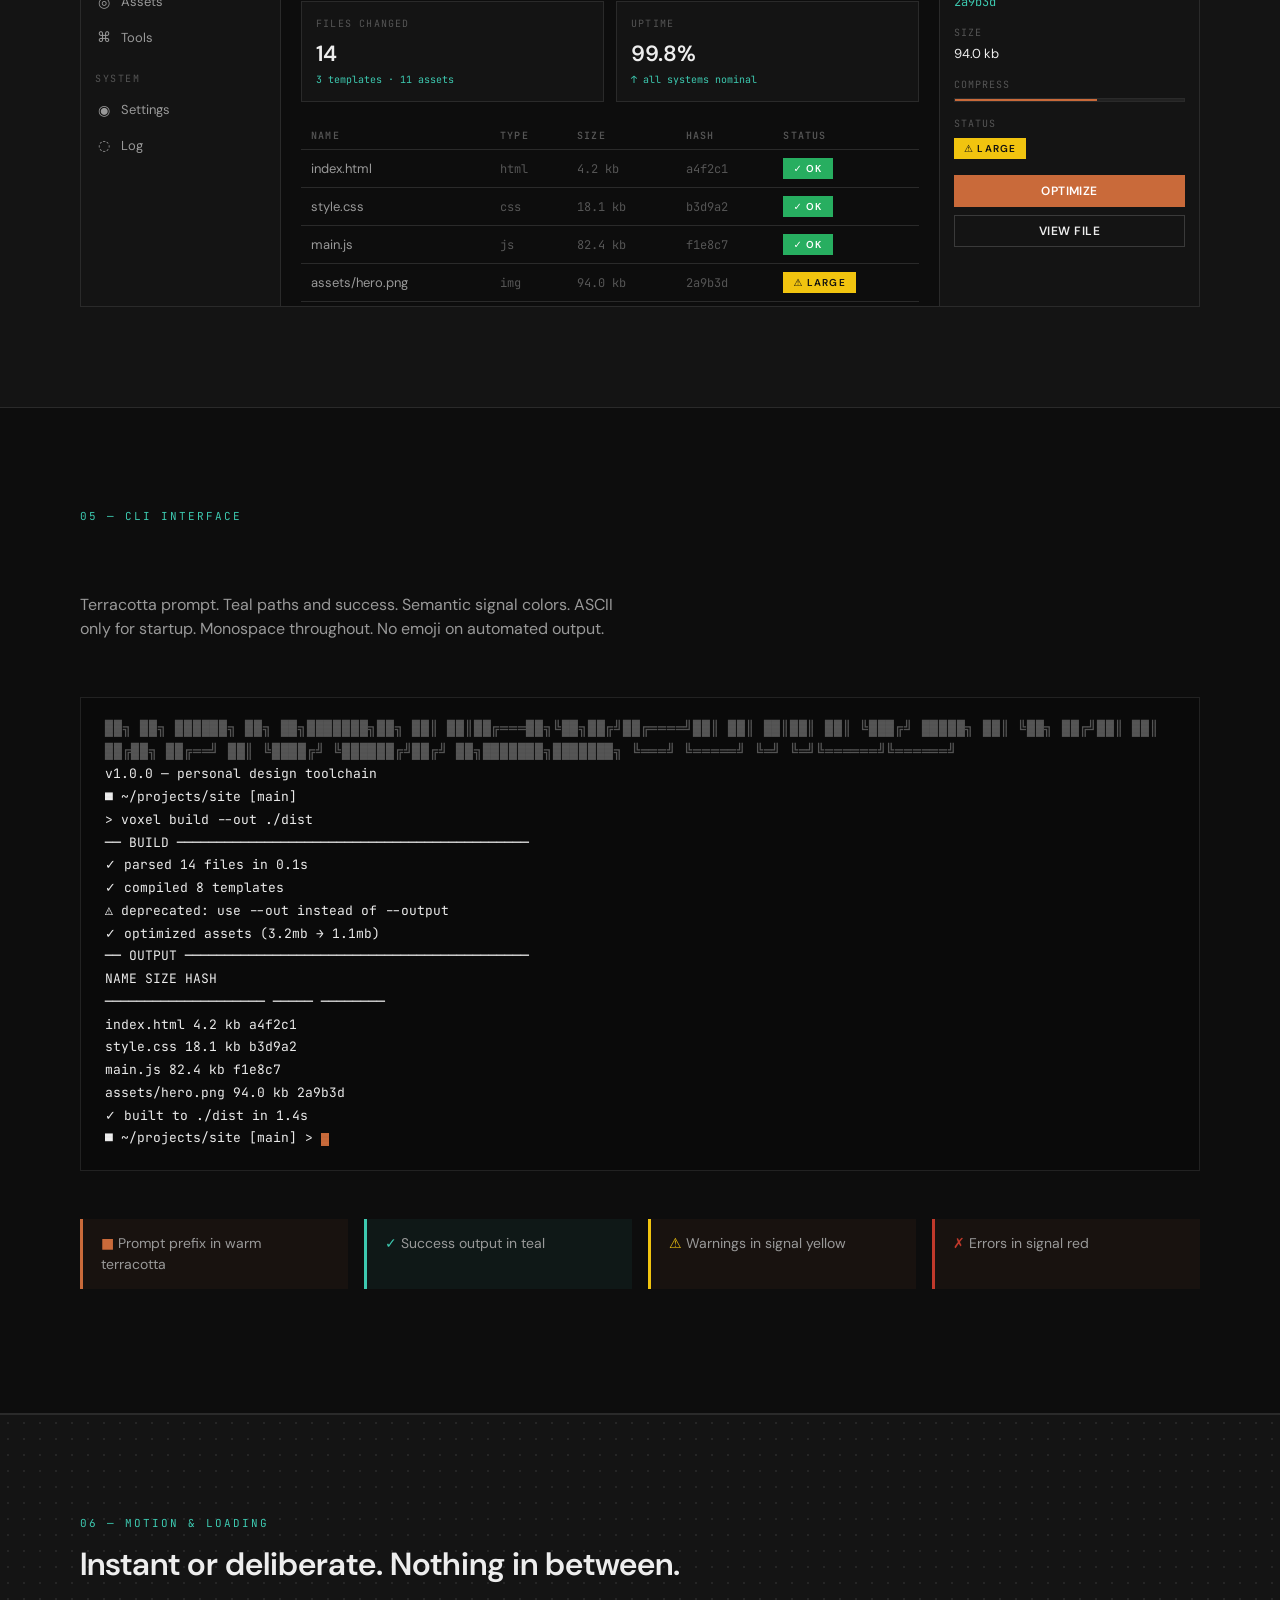
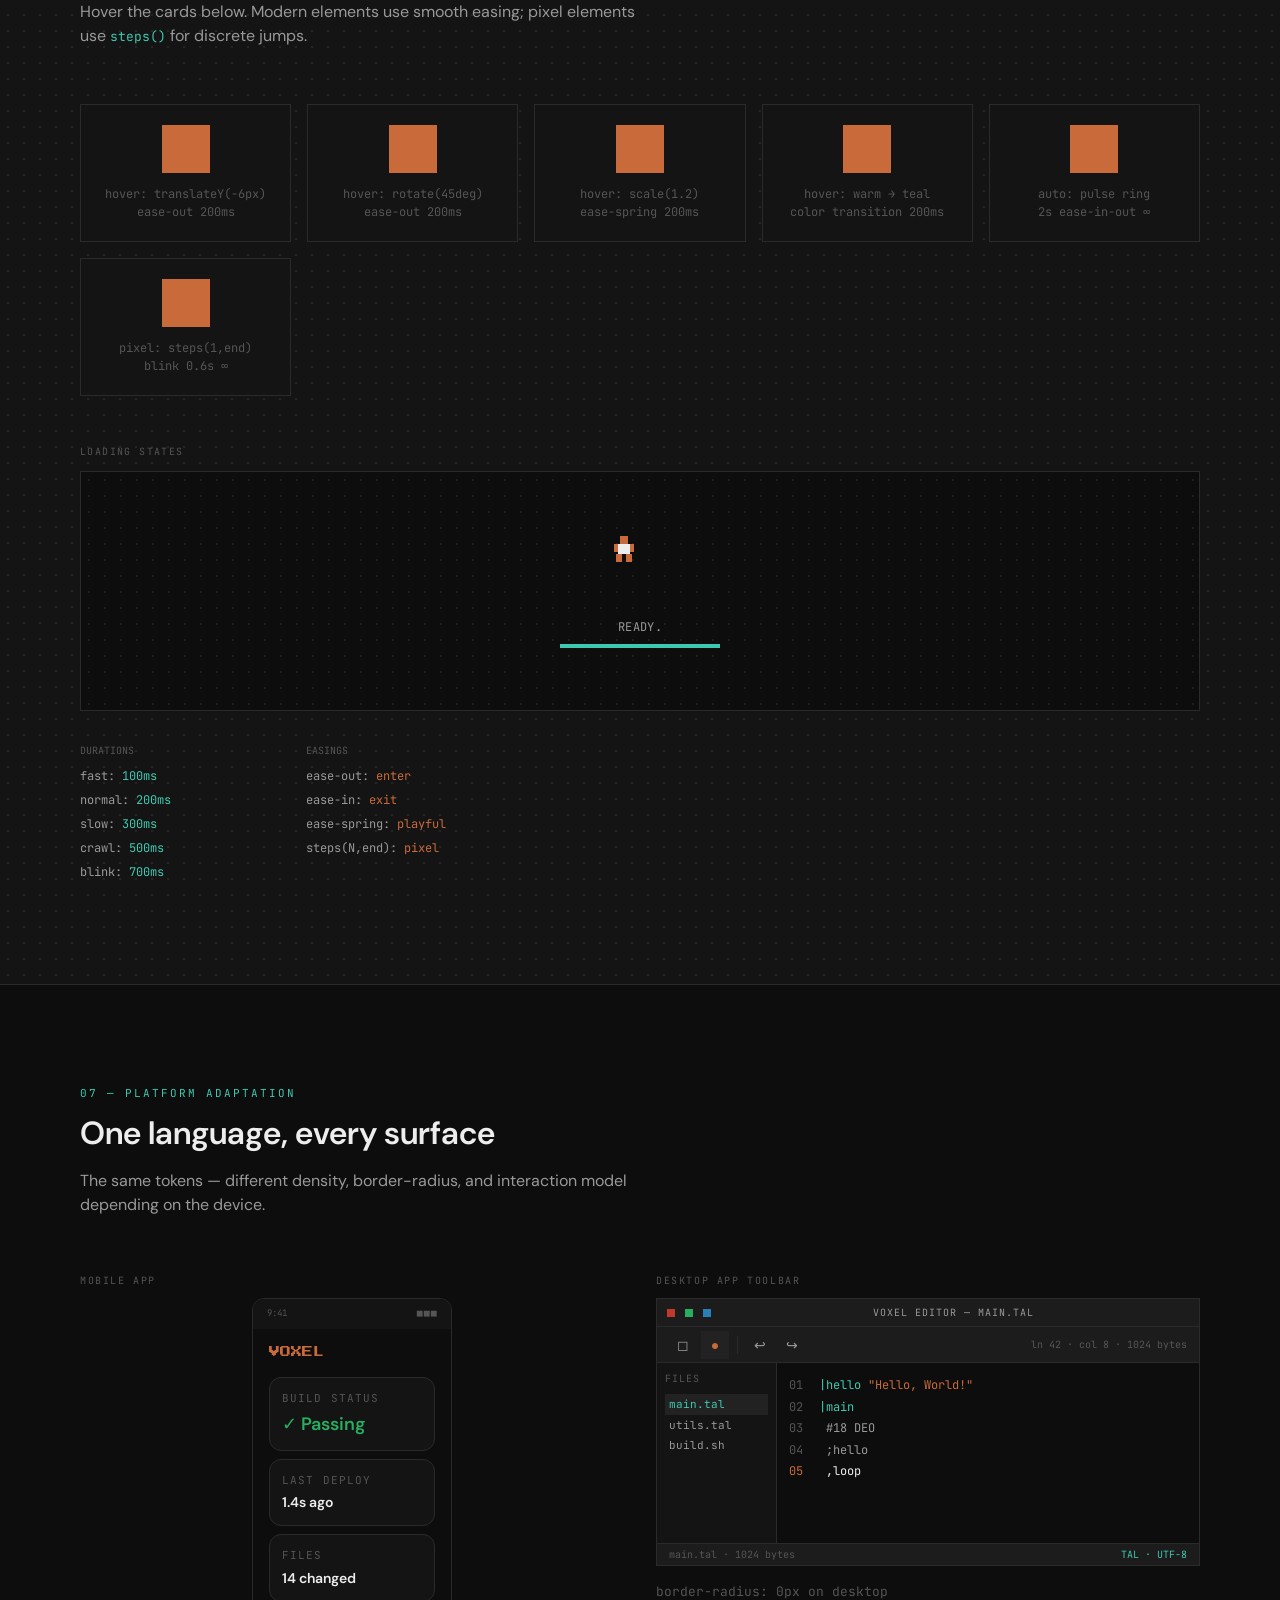
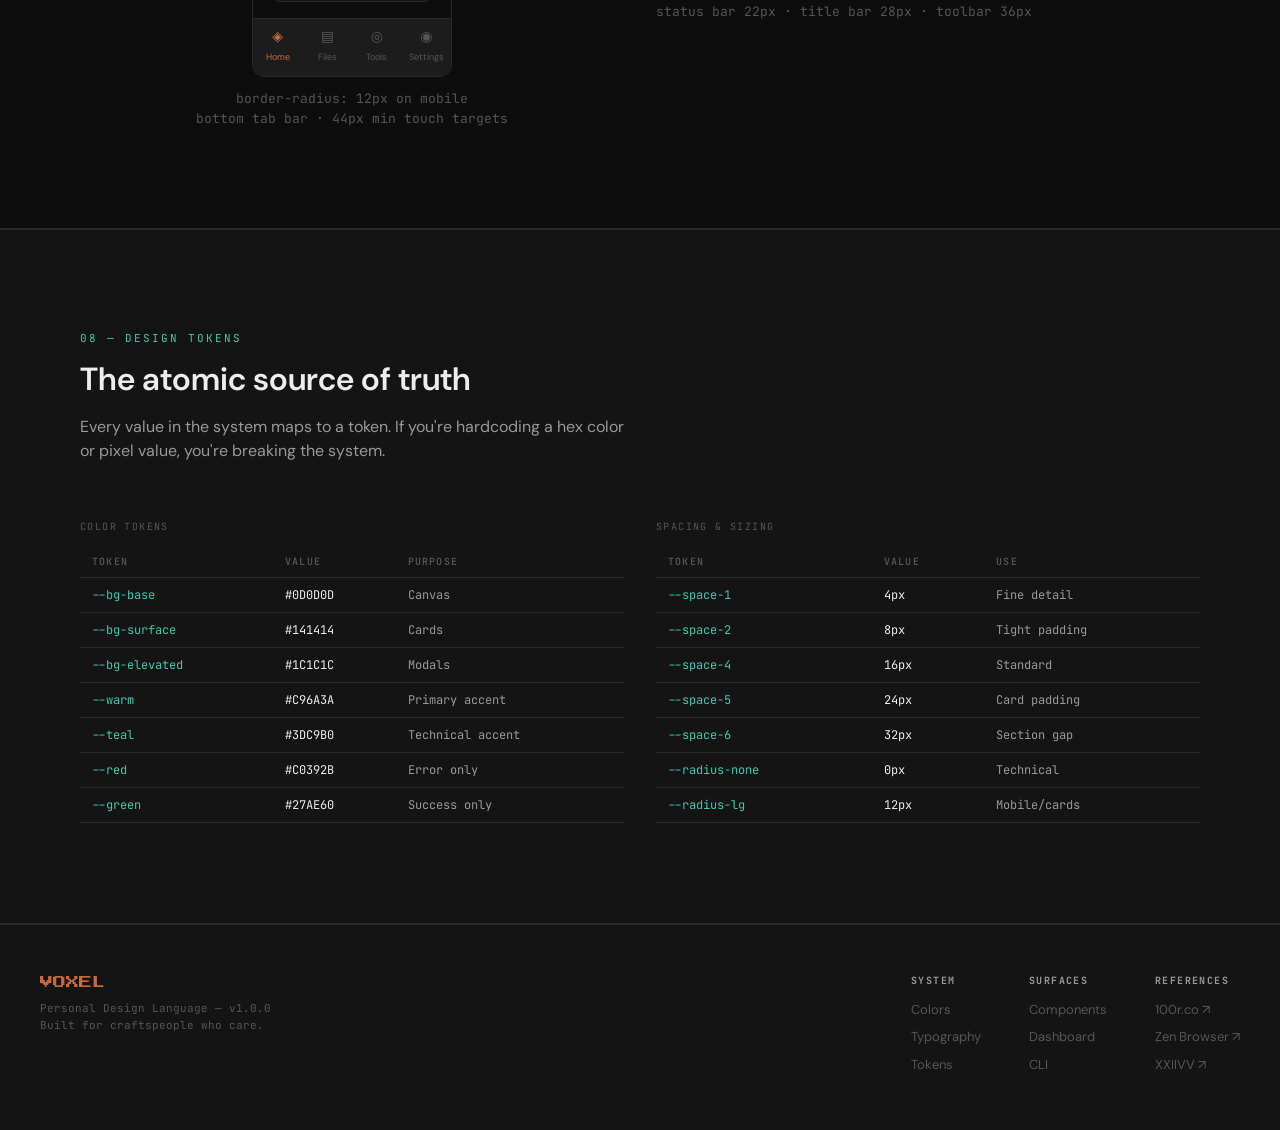
<file: design-iterations/voxel.html>
<!DOCTYPE html>
<html lang="en" data-theme="dark">
<head>
<meta charset="UTF-8">
<meta name="viewport" content="width=device-width, initial-scale=1.0">
<title>VOXEL — Personal Design Language</title>
<link rel="preconnect" href="https://fonts.googleapis.com">
<link href="https://fonts.googleapis.com/css2?family=Press+Start+2P&family=DM+Sans:wght@400;600;700&family=Lora:wght@400;700&family=JetBrains+Mono:wght@400;500&display=swap" rel="stylesheet">
<style>
/* ─── TOKENS ───────────────────────────────────────── */
:root {
  --bg-base:        #0D0D0D;
  --bg-surface:     #141414;
  --bg-elevated:    #1C1C1C;
  --bg-subtle:      #222222;
  --border:         #2A2A2A;
  --border-strong:  #3A3A3A;
  --text-primary:   #EDEDED;
  --text-secondary: #999999;
  --text-tertiary:  #555555;
  --warm:           #C96A3A;
  --warm-hi:        #E07A45;
  --teal:           #3DC9B0;
  --teal-hi:        #55DBC3;
  --red:            #C0392B;
  --green:          #27AE60;
  --blue:           #2980B9;
  --yellow:         #F1C40F;
  --font-pixel: 'Press Start 2P', monospace;
  --font-ui:    'DM Sans', system-ui, sans-serif;
  --font-mono:  'JetBrains Mono', 'Courier New', monospace;
  --font-read:  'Lora', Georgia, serif;
  --ease-out:   cubic-bezier(0.0, 0.0, 0.2, 1);
  --ease-spring:cubic-bezier(0.34, 1.56, 0.64, 1);
  --dot: radial-gradient(circle, rgba(255,255,255,0.07) 1px, transparent 1px);
}
[data-theme="light"] {
  --bg-base:        #EBEBEB;
  --bg-surface:     #F4F4F4;
  --bg-elevated:    #FFFFFF;
  --bg-subtle:      #E2E2E2;
  --border:         #D0D0D0;
  --border-strong:  #AAAAAA;
  --text-primary:   #1A1A1A;
  --text-secondary: #666666;
  --text-tertiary:  #AAAAAA;
  --warm:           #B85D30;
  --warm-hi:        #D06A38;
  --teal:           #2BA896;
  --teal-hi:        #35BEA9;
  --dot: radial-gradient(circle, rgba(0,0,0,0.08) 1px, transparent 1px);
}

/* ─── RESET ─────────────────────────────────────────── */
*, *::before, *::after { box-sizing: border-box; margin: 0; padding: 0; }
html { scroll-behavior: smooth; }
body {
  background: var(--bg-base);
  color: var(--text-primary);
  font-family: var(--font-ui);
  font-size: 16px;
  line-height: 1.5;
  cursor: default;
  overflow-x: hidden;
  transition: background 0.3s, color 0.3s;
}
::selection { background: rgba(201,106,58,0.35); }
::-webkit-scrollbar { width: 6px; }
::-webkit-scrollbar-track { background: transparent; }
::-webkit-scrollbar-thumb { background: var(--border-strong); border-radius: 99px; }

/* ─── NAV ────────────────────────────────────────────── */
nav {
  position: fixed; top: 0; left: 0; right: 0; z-index: 100;
  height: 56px;
  display: flex; align-items: center; justify-content: space-between;
  padding: 0 40px;
  background: rgba(13,13,13,0.88);
  backdrop-filter: blur(10px);
  border-bottom: 1px solid var(--border);
  transition: background 0.3s;
}
[data-theme="light"] nav { background: rgba(235,235,235,0.88); }
.nav-logo {
  font-family: var(--font-pixel);
  font-size: 13px;
  color: var(--warm);
  letter-spacing: 0.06em;
  text-decoration: none;
}
.nav-links { display: flex; gap: 32px; }
.nav-links a {
  font-size: 14px; color: var(--text-secondary); text-decoration: none;
  position: relative; transition: color 0.2s;
}
.nav-links a::after {
  content: ''; position: absolute; bottom: -4px; left: 0; right: 0;
  height: 2px; background: var(--warm);
  transform: scaleX(0); transform-origin: left;
  transition: transform 0.2s var(--ease-out);
}
.nav-links a:hover { color: var(--text-primary); }
.nav-links a:hover::after { transform: scaleX(1); }
.nav-right { display: flex; gap: 12px; align-items: center; }
.theme-toggle {
  width: 32px; height: 32px; border: 1px solid var(--border-strong);
  background: transparent; color: var(--text-secondary); cursor: pointer;
  font-size: 14px; display: flex; align-items: center; justify-content: center;
  transition: border-color 0.2s, color 0.2s;
}
.theme-toggle:hover { border-color: var(--warm); color: var(--warm); }

/* ─── HERO ───────────────────────────────────────────── */
.hero {
  min-height: 100vh;
  display: flex; flex-direction: column; align-items: center; justify-content: center;
  padding: 80px 40px 60px;
  background: var(--bg-base);
  background-image: var(--dot);
  background-size: 20px 20px;
  text-align: center;
  position: relative;
  overflow: hidden;
}
.hero-eyebrow {
  font-family: var(--font-mono);
  font-size: 12px; color: var(--teal);
  letter-spacing: 0.18em; text-transform: uppercase;
  margin-bottom: 24px;
  opacity: 0; animation: fadeUp 0.6s 0.2s var(--ease-out) forwards;
}
.hero-title {
  font-family: var(--font-pixel);
  font-size: clamp(28px, 5vw, 56px);
  color: var(--text-primary);
  letter-spacing: 0.06em;
  line-height: 1.4;
  margin-bottom: 8px;
  opacity: 0; animation: fadeUp 0.6s 0.5s var(--ease-out) forwards;
}
.hero-title span { color: var(--warm); }
.hero-cursor {
  display: inline-block;
  width: 3px; height: 1.1em;
  background: var(--warm);
  margin-left: 4px;
  vertical-align: middle;
  animation: blink 0.7s steps(1, end) infinite;
}
.hero-sub {
  font-size: 18px; color: var(--text-secondary);
  max-width: 520px; margin: 24px auto 40px;
  opacity: 0; animation: fadeUp 0.6s 0.8s var(--ease-out) forwards;
}
.hero-btns {
  display: flex; gap: 16px; justify-content: center; flex-wrap: wrap;
  opacity: 0; animation: fadeUp 0.6s 1s var(--ease-out) forwards;
}
.hero-art {
  margin-top: 60px;
  opacity: 0; animation: fadeUp 0.8s 1.2s var(--ease-out) forwards;
}
.hero-scroll {
  position: absolute; bottom: 32px; left: 50%; transform: translateX(-50%);
  font-family: var(--font-mono); font-size: 10px; color: var(--text-tertiary);
  letter-spacing: 0.14em; text-transform: uppercase;
  animation: bounce 2s ease-in-out infinite;
}

/* isometric pixel art SVG ─ rendered via canvas */
.pixel-canvas { image-rendering: pixelated; display: block; margin: 0 auto; }

/* ─── SECTIONS ──────────────────────────────────────── */
section {
  padding: 100px 40px;
  max-width: 1200px;
  margin: 0 auto;
}
.section-full {
  max-width: none;
  background: var(--bg-surface);
  border-top: 1px solid var(--border);
  border-bottom: 1px solid var(--border);
}
.section-full > .inner { max-width: 1200px; margin: 0 auto; padding: 100px 40px; }
.section-dotgrid {
  background-image: var(--dot);
  background-size: 16px 16px;
}
.section-tag {
  font-family: var(--font-mono); font-size: 11px;
  color: var(--teal); letter-spacing: 0.18em; text-transform: uppercase;
  margin-bottom: 12px;
}
.section-heading {
  font-size: 32px; font-weight: 600; color: var(--text-primary);
  margin-bottom: 16px; line-height: 1.25;
}
.section-sub {
  font-size: 16px; color: var(--text-secondary);
  max-width: 560px; margin-bottom: 56px;
}
.divider {
  border: none; border-top: 1px solid var(--border);
  margin: 0;
}

/* ─── REVEAL ANIMATIONS ─────────────────────────────── */
.reveal {
  opacity: 0; transform: translateY(24px);
  transition: opacity 0.6s var(--ease-out), transform 0.6s var(--ease-out);
}
.reveal.visible { opacity: 1; transform: translateY(0); }
.reveal-delay-1 { transition-delay: 0.1s; }
.reveal-delay-2 { transition-delay: 0.2s; }
.reveal-delay-3 { transition-delay: 0.3s; }
.reveal-delay-4 { transition-delay: 0.4s; }

/* ─── BUTTONS ───────────────────────────────────────── */
.btn {
  display: inline-flex; align-items: center; gap: 8px;
  padding: 10px 20px;
  font-family: var(--font-ui); font-size: 14px;
  font-weight: 600; letter-spacing: 0.04em; text-transform: uppercase;
  border: none; cursor: pointer; border-radius: 0;
  text-decoration: none; transition: all 0.15s var(--ease-out);
  white-space: nowrap;
}
.btn-primary { background: var(--warm); color: #fff; }
.btn-primary:hover { background: var(--warm-hi); transform: translateY(-1px); }
.btn-primary:active { transform: translateY(2px); }
.btn-secondary {
  background: transparent; color: var(--text-primary);
  border: 1px solid var(--border-strong); padding: 9px 19px;
}
.btn-secondary:hover { border-color: var(--warm); }
.btn-ghost { background: transparent; color: var(--text-secondary); }
.btn-ghost:hover { color: var(--text-primary); text-decoration: underline; }
.btn-pixel {
  background: var(--warm); color: #fff;
  font-family: var(--font-pixel); font-size: 8px;
  letter-spacing: 0.08em; text-transform: uppercase;
  box-shadow: 3px 3px 0px var(--text-primary);
  padding: 12px 16px;
}
.btn-pixel:hover { transform: translate(-1px, -1px); box-shadow: 4px 4px 0px var(--text-primary); }
.btn-pixel:active { transform: translate(3px, 3px); box-shadow: none; }
.btn-teal { background: var(--teal); color: #0D0D0D; }
.btn-teal:hover { background: var(--teal-hi); transform: translateY(-1px); }

/* Disabled */
.btn:disabled, .btn.disabled { opacity: 0.4; cursor: not-allowed; pointer-events: none; }

/* ─── INPUTS ────────────────────────────────────────── */
.input-group { display: flex; flex-direction: column; gap: 6px; }
.input-label {
  font-size: 11px; font-weight: 600;
  text-transform: uppercase; letter-spacing: 0.12em;
  color: var(--text-secondary);
}
.input {
  background: var(--bg-surface); border: 1px solid var(--border);
  padding: 10px 12px; font-family: var(--font-mono); font-size: 14px;
  color: var(--text-primary); border-radius: 0; outline: none;
  transition: border-color 0.15s;
  width: 100%;
}
.input::placeholder { color: var(--text-tertiary); }
.input:focus { border-color: var(--teal); }
.input.error { border-color: var(--red); }
.input-error-msg { font-family: var(--font-mono); font-size: 11px; color: var(--red); }

/* checkbox */
.check-group { display: flex; align-items: center; gap: 10px; cursor: pointer; }
.check-box {
  width: 14px; height: 14px; border: 1px solid var(--border-strong);
  background: var(--bg-surface); flex-shrink: 0;
  display: flex; align-items: center; justify-content: center;
  transition: background 0.15s, border-color 0.15s;
}
input[type=checkbox]:checked + .check-label .check-box,
.check-group.checked .check-box {
  background: var(--warm); border-color: var(--warm);
}
.check-label { font-size: 14px; color: var(--text-primary); user-select: none; }

/* ─── COLORS GRID ───────────────────────────────────── */
.colors-grid {
  display: grid;
  grid-template-columns: repeat(auto-fill, minmax(120px, 1fr));
  gap: 12px;
}
.swatch {
  border: 1px solid var(--border);
  overflow: hidden;
  cursor: default;
  transition: transform 0.15s;
}
.swatch:hover { transform: translateY(-3px); }
.swatch-color { height: 64px; transition: height 0.2s; }
.swatch:hover .swatch-color { height: 80px; }
.swatch-meta { padding: 8px 10px; background: var(--bg-surface); }
.swatch-name { font-size: 11px; font-weight: 600; color: var(--text-primary); }
.swatch-hex { font-family: var(--font-mono); font-size: 10px; color: var(--text-secondary); }

/* ─── TYPOGRAPHY SHOWCASE ───────────────────────────── */
.type-scale { display: flex; flex-direction: column; gap: 2px; }
.type-row {
  display: flex; align-items: baseline; gap: 24px;
  padding: 16px 0; border-bottom: 1px solid var(--border);
}
.type-row:last-child { border-bottom: none; }
.type-meta {
  min-width: 160px; flex-shrink: 0;
  font-family: var(--font-mono); font-size: 11px; color: var(--text-tertiary);
}
.type-sample { line-height: 1.2; }

/* ─── CARDS ─────────────────────────────────────────── */
.cards-grid { display: grid; grid-template-columns: repeat(auto-fill, minmax(280px, 1fr)); gap: 24px; }
.card {
  background: var(--bg-surface); border: 1px solid var(--border);
  padding: 24px; transition: transform 0.2s var(--ease-out), border-color 0.2s;
  position: relative;
}
.card:hover { transform: translateY(-3px); border-color: var(--border-strong); }
.card-accent { position: absolute; top: 0; left: 0; right: 0; height: 2px; background: var(--warm); }
.card-tag {
  font-family: var(--font-mono); font-size: 10px;
  color: var(--teal); letter-spacing: 0.14em; text-transform: uppercase;
  margin-bottom: 10px;
}
.card-title { font-size: 17px; font-weight: 600; margin-bottom: 8px; }
.card-body { font-size: 14px; color: var(--text-secondary); line-height: 1.6; margin-bottom: 20px; }
.card-footer { display: flex; align-items: center; justify-content: space-between; }
.card-date { font-family: var(--font-mono); font-size: 11px; color: var(--text-tertiary); }

/* ─── BADGES ────────────────────────────────────────── */
.badge {
  display: inline-block;
  padding: 3px 10px; font-size: 10px; font-weight: 600;
  letter-spacing: 0.12em; text-transform: uppercase;
  border-radius: 0;
}
.badge-warm { background: var(--warm); color: #fff; }
.badge-teal { background: var(--teal); color: #0a0a0a; }
.badge-red { background: var(--red); color: #fff; }
.badge-green { background: var(--green); color: #fff; }
.badge-yellow { background: var(--yellow); color: #111; }
.badge-outline { background: transparent; color: var(--text-secondary); border: 1px solid var(--border-strong); }

/* ─── WINDOW CHROME ─────────────────────────────────── */
.window {
  border: 1px solid var(--border);
  background: var(--bg-surface);
  overflow: hidden;
}
.window-bar {
  height: 28px; background: var(--bg-elevated);
  border-bottom: 1px solid var(--border);
  display: flex; align-items: center; padding: 0 10px; gap: 6px;
}
.win-dot { width: 8px; height: 8px; flex-shrink: 0; }
.win-dot-r { background: #C0392B; }
.win-dot-g { background: #27AE60; }
.win-dot-b { background: #2980B9; }
.window-title {
  font-family: var(--font-mono); font-size: 10px; color: var(--text-secondary);
  text-transform: uppercase; letter-spacing: 0.1em; margin: 0 auto;
}
.window-body { padding: 16px; }

/* ─── DASHBOARD ─────────────────────────────────────── */
.dashboard {
  display: grid;
  grid-template-columns: 200px 1fr 260px;
  height: 480px;
  border: 1px solid var(--border);
  overflow: hidden;
  background: var(--bg-base);
}
.dash-sidebar {
  border-right: 1px solid var(--border);
  background: var(--bg-surface);
  display: flex; flex-direction: column;
}
.dash-logo {
  padding: 16px;
  border-bottom: 1px solid var(--border);
  font-family: var(--font-pixel); font-size: 10px; color: var(--warm);
  letter-spacing: 0.04em;
}
.dash-section-label {
  font-family: var(--font-mono); font-size: 10px;
  text-transform: uppercase; letter-spacing: 0.15em;
  color: var(--text-tertiary); padding: 16px 14px 6px;
}
.dash-nav-item {
  display: flex; align-items: center; gap: 10px;
  padding: 8px 14px; font-size: 13px; color: var(--text-secondary);
  cursor: pointer; transition: background 0.15s, color 0.15s;
  border-left: 2px solid transparent;
  user-select: none;
}
.dash-nav-item:hover { background: var(--bg-subtle); color: var(--text-primary); }
.dash-nav-item.active { color: var(--text-primary); border-left-color: var(--warm); background: var(--bg-subtle); }
.dash-nav-icon { width: 14px; height: 14px; display: flex; align-items: center; justify-content: center; font-size: 14px; }
.dash-main { display: flex; flex-direction: column; overflow: hidden; }
.dash-toolbar {
  height: 40px; border-bottom: 1px solid var(--border);
  background: var(--bg-surface);
  display: flex; align-items: center; padding: 0 20px; gap: 12px;
  flex-shrink: 0;
}
.dash-toolbar-title { font-size: 14px; font-weight: 600; flex: 1; }
.dash-content { padding: 20px; overflow-y: auto; flex: 1; }
.stat-grid { display: grid; grid-template-columns: 1fr 1fr; gap: 12px; margin-bottom: 20px; }
.stat-card {
  background: var(--bg-surface); border: 1px solid var(--border);
  padding: 14px; transition: border-color 0.15s;
}
.stat-card:hover { border-color: var(--border-strong); }
.stat-label { font-family: var(--font-mono); font-size: 10px; color: var(--text-tertiary); text-transform: uppercase; letter-spacing: 0.12em; margin-bottom: 6px; }
.stat-value { font-size: 22px; font-weight: 600; color: var(--text-primary); }
.stat-value.accent { color: var(--warm); }
.stat-sub { font-family: var(--font-mono); font-size: 10px; color: var(--teal); margin-top: 2px; }
.dash-table { width: 100%; border-collapse: collapse; font-size: 13px; }
.dash-table th {
  text-align: left; padding: 6px 10px;
  font-family: var(--font-mono); font-size: 10px; font-weight: 600;
  text-transform: uppercase; letter-spacing: 0.12em; color: var(--text-tertiary);
  border-bottom: 1px solid var(--border);
}
.dash-table td { padding: 8px 10px; border-bottom: 1px solid var(--border); color: var(--text-secondary); }
.dash-table td.mono { font-family: var(--font-mono); font-size: 12px; color: var(--text-tertiary); }
.dash-table tr:hover td { background: var(--bg-subtle); }
.dash-panel {
  border-left: 1px solid var(--border);
  background: var(--bg-surface);
  display: flex; flex-direction: column;
}
.dash-panel-bar {
  height: 28px; background: var(--bg-elevated);
  border-bottom: 1px solid var(--border);
  display: flex; align-items: center; padding: 0 10px;
}
.dash-panel-title { font-family: var(--font-mono); font-size: 10px; color: var(--text-secondary); text-transform: uppercase; letter-spacing: 0.1em; }
.panel-body { padding: 14px; flex: 1; overflow-y: auto; }
.panel-field { margin-bottom: 14px; }
.panel-field-label { font-family: var(--font-mono); font-size: 10px; color: var(--text-tertiary); text-transform: uppercase; letter-spacing: 0.1em; margin-bottom: 4px; }
.panel-field-value { font-size: 13px; color: var(--text-primary); }
.panel-field-value.mono { font-family: var(--font-mono); font-size: 12px; color: var(--teal); }

/* ─── PROGRESS BAR (pixel style) ───────────────────── */
.progress-wrap { background: var(--bg-subtle); height: 6px; border: 1px solid var(--border); overflow: hidden; position: relative; }
.progress-fill {
  height: 100%; background: var(--teal);
  transition: width 1.5s steps(20, end);
}

/* ─── CLI ───────────────────────────────────────────── */
.cli {
  background: #0A0A0A; border: 1px solid #222;
  padding: 20px 24px;
  font-family: var(--font-mono); font-size: 13px; line-height: 1.75;
  position: relative; overflow: hidden;
}
.cli-scanline {
  position: absolute; inset: 0; pointer-events: none;
  background: repeating-linear-gradient(
    to bottom,
    transparent, transparent 2px,
    rgba(0,0,0,0.06) 2px, rgba(0,0,0,0.06) 4px
  );
  opacity: 0.4;
}
.c-prompt { color: #C96A3A; }
.c-path   { color: #3DC9B0; }
.c-white  { color: #EDEDED; }
.c-muted  { color: #555555; }
.c-ok     { color: #27AE60; }
.c-warn   { color: #F1C40F; }
.c-err    { color: #C0392B; }
.c-teal   { color: #3DC9B0; }
.c-hi     { background: rgba(61,201,176,0.2); }
.cli-line { display: block; }
.cli-cursor {
  display: inline-block; width: 8px; height: 1em;
  background: #C96A3A; vertical-align: text-bottom;
  animation: blink 0.7s steps(1, end) infinite;
}

/* ─── LOADING DEMO ──────────────────────────────────── */
.loading-demo {
  background: var(--bg-base); border: 1px solid var(--border);
  display: flex; flex-direction: column; align-items: center; justify-content: center;
  height: 240px; gap: 20px; position: relative; overflow: hidden;
  background-image: var(--dot); background-size: 16px 16px;
}
.loader-sprite {
  image-rendering: pixelated;
  animation: walk 0.4s steps(3) infinite;
}
.loader-text {
  font-family: var(--font-mono); font-size: 12px; color: var(--text-secondary);
  letter-spacing: 0.04em;
}
.loader-bar {
  width: 160px; height: 4px; background: var(--border);
  position: relative; overflow: hidden;
}
.loader-bar-fill {
  position: absolute; top: 0; left: 0; bottom: 0;
  background: var(--teal);
  animation: loading-tick 2s steps(16) infinite;
}

/* ─── MOTION DEMOS ──────────────────────────────────── */
.motion-grid { display: grid; grid-template-columns: repeat(auto-fill, minmax(200px, 1fr)); gap: 16px; }
.motion-card {
  background: var(--bg-surface); border: 1px solid var(--border);
  padding: 20px; display: flex; flex-direction: column; align-items: center; gap: 12px;
  cursor: pointer;
}
.motion-card-label { font-size: 12px; color: var(--text-tertiary); text-align: center; font-family: var(--font-mono); }
.motion-box {
  width: 48px; height: 48px; background: var(--warm);
}
.motion-card:hover .m-hover { transform: translateY(-6px); }
.motion-card:hover .m-rotate { transform: rotate(45deg); }
.motion-card:hover .m-scale { transform: scale(1.2); }
.motion-card:hover .m-color { background: var(--teal); }
.motion-box { transition: all 0.2s var(--ease-out); }
.motion-box.m-pulse { animation: pulse-border 2s ease-in-out infinite; }
.motion-box.m-blink-box { animation: pixel-blink 0.6s steps(1, end) infinite; }

/* ─── FOCUS RING DEMO ───────────────────────────────── */
.focus-demo {
  outline: 2px solid var(--warm); outline-offset: 2px;
}

/* ─── SCROLLBAR DEMO ────────────────────────────────── */
.scroll-demo {
  height: 120px; overflow-y: scroll;
  border: 1px solid var(--border); padding: 12px; background: var(--bg-surface);
  font-size: 13px; color: var(--text-secondary); line-height: 1.8;
}
.scroll-demo::-webkit-scrollbar { width: 6px; }
.scroll-demo::-webkit-scrollbar-track { background: transparent; }
.scroll-demo::-webkit-scrollbar-thumb { background: var(--border-strong); border-radius: 99px; }

/* ─── LINK STYLES ───────────────────────────────────── */
.styled-link {
  color: var(--teal);
  text-decoration: underline;
  text-decoration-style: dashed;
  text-underline-offset: 3px;
  transition: color 0.15s;
}
.styled-link:hover { color: var(--teal-hi); text-decoration-style: solid; }

/* ─── MODAL DEMO ────────────────────────────────────── */
.modal-overlay {
  position: fixed; inset: 0; background: rgba(0,0,0,0.75);
  display: flex; align-items: center; justify-content: center;
  z-index: 200; opacity: 0; pointer-events: none;
  transition: opacity 0.2s;
}
.modal-overlay.open { opacity: 1; pointer-events: all; }
.modal {
  background: var(--bg-elevated); border: 1px solid var(--border-strong);
  padding: 32px; max-width: 480px; width: 90%;
  transform: scale(0.96); transition: transform 0.2s var(--ease-spring);
}
.modal-overlay.open .modal { transform: scale(1); }
.modal-header { display: flex; align-items: flex-start; justify-content: space-between; margin-bottom: 16px; }
.modal-title { font-size: 18px; font-weight: 600; }
.modal-close {
  width: 32px; height: 32px; background: transparent; border: none;
  font-size: 20px; color: var(--text-secondary); cursor: pointer;
  display: flex; align-items: center; justify-content: center;
  transition: color 0.15s;
}
.modal-close:hover { color: var(--text-primary); }
.modal-body { font-size: 14px; color: var(--text-secondary); line-height: 1.6; margin-bottom: 24px; }
.modal-footer { display: flex; gap: 12px; justify-content: flex-end; }

/* ─── PLATFORM SECTION ──────────────────────────────── */
.platform-grid { display: grid; grid-template-columns: 1fr 1fr; gap: 32px; }
.platform-label {
  font-family: var(--font-mono); font-size: 10px; text-transform: uppercase;
  letter-spacing: 0.16em; color: var(--text-tertiary);
  margin-bottom: 10px;
}
.mobile-frame {
  width: 200px; margin: 0 auto;
  border: 1px solid var(--border); border-radius: 12px; overflow: hidden;
  background: var(--bg-base);
}
.mobile-status {
  background: var(--bg-surface); padding: 8px 14px;
  font-family: var(--font-mono); font-size: 9px; color: var(--text-tertiary);
  display: flex; justify-content: space-between;
}
.mobile-nav {
  background: var(--bg-elevated); border-top: 1px solid var(--border);
  display: flex; padding: 8px 0 12px;
}
.mobile-nav-item {
  flex: 1; display: flex; flex-direction: column; align-items: center; gap: 4px;
  font-size: 9px; color: var(--text-tertiary);
}
.mobile-nav-item.active { color: var(--warm); }
.mobile-nav-dot { width: 20px; height: 20px; display: flex; align-items: center; justify-content: center; font-size: 14px; }

/* ─── FOOTER ────────────────────────────────────────── */
footer {
  border-top: 1px solid var(--border);
  background: var(--bg-surface);
  padding: 48px 40px;
  display: flex; align-items: flex-start; justify-content: space-between;
  flex-wrap: wrap; gap: 32px;
}
.footer-logo { font-family: var(--font-pixel); font-size: 13px; color: var(--warm); margin-bottom: 8px; }
.footer-copy { font-family: var(--font-mono); font-size: 11px; color: var(--text-tertiary); }
.footer-cols { display: flex; gap: 48px; }
.footer-col h4 { font-family: var(--font-mono); font-size: 10px; text-transform: uppercase; letter-spacing: 0.14em; color: var(--text-secondary); margin-bottom: 12px; }
.footer-col a { display: block; font-size: 13px; color: var(--text-tertiary); text-decoration: none; margin-bottom: 8px; transition: color 0.15s; }
.footer-col a:hover { color: var(--warm); }

/* ─── KEYFRAMES ─────────────────────────────────────── */
@keyframes blink { 0%,100%{ opacity:1 } 50%{ opacity:0 } }
@keyframes bounce { 0%,100%{ transform: translateX(-50%) translateY(0) } 50%{ transform: translateX(-50%) translateY(-8px) } }
@keyframes fadeUp { from{ opacity:0; transform:translateY(20px) } to{ opacity:1; transform:translateY(0) } }
@keyframes walk { 0%{transform:translateX(0)} 33%{transform:translateX(-2px)} 66%{transform:translateX(2px)} 100%{transform:translateX(0)} }
@keyframes loading-tick { from{width:0} to{width:100%} }
@keyframes pulse-border { 0%,100%{ box-shadow:0 0 0 0 rgba(201,106,58,0.4) } 50%{ box-shadow:0 0 0 6px rgba(201,106,58,0) } }
@keyframes pixel-blink { 0%,100%{ background:var(--warm) } 50%{ background:var(--bg-subtle) } }
@keyframes scanline-reveal { from{ clip-path: inset(0 0 100% 0) } to{ clip-path: inset(0 0 0% 0) } }
@keyframes typewriter { from{ width:0 } to{ width:100% } }

/* ─── RESPONSIVE ────────────────────────────────────── */
@media(max-width:768px) {
  nav { padding: 0 20px; }
  .nav-links { display: none; }
  section { padding: 60px 20px; }
  .dashboard { grid-template-columns: 1fr; height: auto; }
  .dash-sidebar { display: none; }
  .dash-panel { display: none; }
  .platform-grid { grid-template-columns: 1fr; }
  footer { flex-direction: column; }
  .hero-title { font-size: clamp(18px, 6vw, 32px); }
}

/* ─── COMPONENT DEMO GRID ───────────────────────────── */
.comp-demo { display: flex; flex-direction: column; gap: 32px; }
.comp-row-label {
  font-family: var(--font-mono); font-size: 10px; color: var(--text-tertiary);
  text-transform: uppercase; letter-spacing: 0.14em; margin-bottom: 12px;
}
.comp-items { display: flex; flex-wrap: wrap; gap: 12px; align-items: center; }

/* ─── TIMELINE (about section) ──────────────────────── */
.timeline { position: relative; padding-left: 24px; }
.timeline::before {
  content: ''; position: absolute; left: 0; top: 4px; bottom: 4px;
  width: 1px; background: var(--border);
}
.timeline-item { position: relative; padding-bottom: 32px; }
.timeline-item::before {
  content: '■'; position: absolute; left: -28px; top: 2px;
  font-size: 8px; color: var(--warm); line-height: 1;
}
.timeline-date { font-family: var(--font-mono); font-size: 11px; color: var(--teal); margin-bottom: 4px; }
.timeline-title { font-size: 16px; font-weight: 600; margin-bottom: 4px; }
.timeline-desc { font-size: 14px; color: var(--text-secondary); }

/* ─── TOKENS TABLE ──────────────────────────────────── */
.tokens-table { width: 100%; border-collapse: collapse; font-size: 13px; }
.tokens-table th {
  text-align: left; padding: 8px 12px;
  font-family: var(--font-mono); font-size: 10px; font-weight: 600;
  text-transform: uppercase; letter-spacing: 0.12em; color: var(--text-tertiary);
  border-bottom: 1px solid var(--border);
}
.tokens-table td {
  padding: 8px 12px; border-bottom: 1px solid var(--border);
  font-family: var(--font-mono); font-size: 12px; color: var(--text-secondary);
}
.tokens-table td.token-name { color: var(--teal); }
.tokens-table td.token-val { color: var(--text-primary); }
.tokens-table tr:hover td { background: var(--bg-subtle); }

/* tag chip */
.tag { display: inline-block; padding: 2px 8px; font-size: 11px; background: var(--bg-subtle); color: var(--text-tertiary); border: 1px solid var(--border); font-family: var(--font-mono); margin: 2px; }
.tag.warm { color: var(--warm); border-color: var(--warm); background: rgba(201,106,58,0.1); }
.tag.teal { color: var(--teal); border-color: var(--teal); background: rgba(61,201,176,0.1); }

/* notice / callout */
.callout {
  border-left: 3px solid var(--warm);
  padding: 14px 18px;
  background: rgba(201,106,58,0.06);
  font-size: 14px; color: var(--text-secondary);
  margin: 24px 0;
}
.callout.info { border-left-color: var(--teal); background: rgba(61,201,176,0.06); }
</style>
</head>
<body>

<!-- ═══════════════ NAV ═══════════════ -->
<nav>
  <a class="nav-logo" href="#hero">VOXEL</a>
  <div class="nav-links">
    <a href="#colors">Colors</a>
    <a href="#typography">Type</a>
    <a href="#components">Components</a>
    <a href="#dashboard">Dashboard</a>
    <a href="#cli">CLI</a>
    <a href="#motion">Motion</a>
    <a href="#tokens">Tokens</a>
  </div>
  <div class="nav-right">
    <button class="theme-toggle" id="themeToggle" title="Toggle theme">☀</button>
    <button class="btn btn-primary" onclick="document.getElementById('modal').classList.add('open')">Open Modal</button>
  </div>
</nav>

<!-- ═══════════════ HERO ═══════════════ -->
<section class="hero" id="hero">
  <div class="hero-eyebrow">Design System / v1.0.0 / cross-platform</div>
  <div class="hero-title">
    <span id="typeTarget"></span><span class="hero-cursor"></span>
  </div>
  <p class="hero-sub">
    A unified personal design language — pixel craft meets modern clarity.
    Built for developers who care about both aesthetics and function.
  </p>
  <div class="hero-btns">
    <a href="#components" class="btn btn-primary">View Components</a>
    <a href="#tokens" class="btn btn-secondary">Design Tokens</a>
    <a href="#cli" class="btn btn-ghost">CLI Guide ↓</a>
  </div>

  <!-- Isometric pixel art drawn on canvas -->
  <div class="hero-art">
    <canvas class="pixel-canvas" id="isoCanvas" width="320" height="200"></canvas>
  </div>

  <div class="hero-scroll">scroll ↓</div>
</section>

<!-- ═══════════════ COLORS ═══════════════ -->
<section id="colors">
  <div class="section-tag reveal">01 — Color System</div>
  <h2 class="section-heading reveal reveal-delay-1">Every pixel has a purpose</h2>
  <p class="section-sub reveal reveal-delay-2">
    Two accents, one warm and one cool. Strict semantic signals. Near-black and near-white everywhere — never pure values.
  </p>

  <div class="colors-grid reveal reveal-delay-2">
    <div class="swatch"><div class="swatch-color" style="background:#0D0D0D"></div><div class="swatch-meta"><div class="swatch-name">bg-base</div><div class="swatch-hex">#0D0D0D</div></div></div>
    <div class="swatch"><div class="swatch-color" style="background:#141414"></div><div class="swatch-meta"><div class="swatch-name">bg-surface</div><div class="swatch-hex">#141414</div></div></div>
    <div class="swatch"><div class="swatch-color" style="background:#1C1C1C"></div><div class="swatch-meta"><div class="swatch-name">bg-elevated</div><div class="swatch-hex">#1C1C1C</div></div></div>
    <div class="swatch"><div class="swatch-color" style="background:#222222"></div><div class="swatch-meta"><div class="swatch-name">bg-subtle</div><div class="swatch-hex">#222222</div></div></div>
    <div class="swatch"><div class="swatch-color" style="background:#EDEDED;border:1px solid #ccc;margin-bottom:-1px"></div><div class="swatch-meta"><div class="swatch-name">text-primary</div><div class="swatch-hex">#EDEDED</div></div></div>
    <div class="swatch"><div class="swatch-color" style="background:#999999"></div><div class="swatch-meta"><div class="swatch-name">text-secondary</div><div class="swatch-hex">#999999</div></div></div>
    <div class="swatch" style="border-color:var(--warm)"><div class="swatch-color" style="background:#C96A3A"></div><div class="swatch-meta"><div class="swatch-name">accent-warm ★</div><div class="swatch-hex">#C96A3A</div></div></div>
    <div class="swatch"><div class="swatch-color" style="background:#E07A45"></div><div class="swatch-meta"><div class="swatch-name">warm-hover</div><div class="swatch-hex">#E07A45</div></div></div>
    <div class="swatch" style="border-color:var(--teal)"><div class="swatch-color" style="background:#3DC9B0"></div><div class="swatch-meta"><div class="swatch-name">accent-teal ★</div><div class="swatch-hex">#3DC9B0</div></div></div>
    <div class="swatch"><div class="swatch-color" style="background:#55DBC3"></div><div class="swatch-meta"><div class="swatch-name">teal-hover</div><div class="swatch-hex">#55DBC3</div></div></div>
    <div class="swatch"><div class="swatch-color" style="background:#C0392B"></div><div class="swatch-meta"><div class="swatch-name">signal-red</div><div class="swatch-hex">#C0392B</div></div></div>
    <div class="swatch"><div class="swatch-color" style="background:#27AE60"></div><div class="swatch-meta"><div class="swatch-name">signal-green</div><div class="swatch-hex">#27AE60</div></div></div>
    <div class="swatch"><div class="swatch-color" style="background:#2980B9"></div><div class="swatch-meta"><div class="swatch-name">signal-blue</div><div class="swatch-hex">#2980B9</div></div></div>
    <div class="swatch"><div class="swatch-color" style="background:#F1C40F"></div><div class="swatch-meta"><div class="swatch-name">signal-yellow</div><div class="swatch-hex">#F1C40F</div></div></div>
  </div>

  <div class="callout reveal" style="margin-top:40px">
    <strong>Rule:</strong> Maximum <em>one</em> warm accent element per viewport. Teal is reserved for technical/code contexts. Signal colors are strictly semantic — never decorative.
  </div>
</section>

<hr class="divider">

<!-- ═══════════════ TYPOGRAPHY ═══════════════ -->
<div class="section-full section-dotgrid" id="typography">
  <div class="inner">
    <div class="section-tag reveal">02 — Typography</div>
    <h2 class="section-heading reveal reveal-delay-1">Three registers, one voice</h2>
    <p class="section-sub reveal reveal-delay-2">
      Pixel for brand identity. DM Sans for human UI. Monospace for everything technical.
      Lora reserved for long-form reading.
    </p>

    <div class="type-scale reveal reveal-delay-2">
      <div class="type-row">
        <div class="type-meta">--font-pixel<br>hero / brand</div>
        <div class="type-sample" style="font-family:var(--font-pixel);font-size:28px;color:var(--warm);letter-spacing:0.06em;line-height:1.4">VOXEL</div>
      </div>
      <div class="type-row">
        <div class="type-meta">DM Sans 600<br>32px / h1</div>
        <div class="type-sample" style="font-size:32px;font-weight:600">The quick brown fox</div>
      </div>
      <div class="type-row">
        <div class="type-meta">DM Sans 600<br>24px / h2</div>
        <div class="type-sample" style="font-size:24px;font-weight:600">Section Heading Style</div>
      </div>
      <div class="type-row">
        <div class="type-meta">DM Sans 400<br>16px / body</div>
        <div class="type-sample" style="font-size:16px;max-width:480px;color:var(--text-secondary)">Body text is set in DM Sans at 16px with a line-height of 1.5. It reads cleanly at all sizes and pairs well with the heavier display weights above it.</div>
      </div>
      <div class="type-row">
        <div class="type-meta">Monospace<br>14px / code</div>
        <div class="type-sample" style="font-family:var(--font-mono);font-size:14px;color:var(--teal)">~/projects/site [main] &gt; build --out ./dist</div>
      </div>
      <div class="type-row">
        <div class="type-meta">DM Sans 400<br>12px / micro</div>
        <div class="type-sample" style="font-size:12px;color:var(--text-tertiary);letter-spacing:0.06em">LAST MODIFIED · 2 HOURS AGO · REVISION 14</div>
      </div>
      <div class="type-row" style="border:none">
        <div class="type-meta">Lora 400<br>reading only</div>
        <div class="type-sample" style="font-family:var(--font-read);font-size:16px;max-width:500px;color:var(--text-secondary);line-height:1.75">Long-form prose uses Lora for its warmth and legibility. Reserved strictly for documentation, blog posts, and any context where the user reads more than two paragraphs.</div>
      </div>
    </div>
  </div>
</div>

<!-- ═══════════════ COMPONENTS ═══════════════ -->
<section id="components">
  <div class="section-tag reveal">03 — Components</div>
  <h2 class="section-heading reveal reveal-delay-1">Every state. Every variant.</h2>
  <p class="section-sub reveal reveal-delay-2">
    Sharp edges by default. Rounded only for mobile and consumer-facing contexts.
    All interactions have immediate feedback — 0ms for press, 200ms for transitions.
  </p>

  <div class="comp-demo">
    <!-- Buttons -->
    <div class="reveal">
      <div class="comp-row-label">Buttons</div>
      <div class="comp-items">
        <button class="btn btn-primary">Primary Action</button>
        <button class="btn btn-secondary">Secondary</button>
        <button class="btn btn-ghost">Ghost Link</button>
        <button class="btn btn-pixel">Pixel Style</button>
        <button class="btn btn-teal">Teal Action</button>
        <button class="btn btn-primary disabled">Disabled</button>
      </div>
    </div>

    <!-- Badges -->
    <div class="reveal reveal-delay-1">
      <div class="comp-row-label">Badges & Tags</div>
      <div class="comp-items">
        <span class="badge badge-warm">Active</span>
        <span class="badge badge-teal">Compiled</span>
        <span class="badge badge-green">Success</span>
        <span class="badge badge-red">Error</span>
        <span class="badge badge-yellow">Warning</span>
        <span class="badge badge-outline">Draft</span>
        <span class="tag warm">pixel</span>
        <span class="tag teal">monospace</span>
        <span class="tag">retro</span>
        <span class="tag">minimal</span>
      </div>
    </div>

    <!-- Inputs -->
    <div class="reveal reveal-delay-2">
      <div class="comp-row-label">Inputs & Forms</div>
      <div style="display:grid;grid-template-columns:repeat(auto-fill,minmax(260px,1fr));gap:20px">
        <div class="input-group">
          <label class="input-label">File Path</label>
          <input class="input" placeholder="~/projects/site" value="~/projects/site">
        </div>
        <div class="input-group">
          <label class="input-label">Focus State</label>
          <input class="input focus-demo" placeholder="focused input" value="">
        </div>
        <div class="input-group">
          <label class="input-label">Error State</label>
          <input class="input error" value="invalid entry">
          <span class="input-error-msg">✗ field is required</span>
        </div>
        <div class="input-group">
          <label class="input-label">Checkboxes</label>
          <div style="display:flex;flex-direction:column;gap:10px;margin-top:4px">
            <label class="check-group" onclick="this.classList.toggle('checked')">
              <div class="check-box">✓</div>
              <span class="check-label">Enable pixel animations</span>
            </label>
            <label class="check-group checked" onclick="this.classList.toggle('checked')">
              <div class="check-box">✓</div>
              <span class="check-label">Dark mode (default)</span>
            </label>
            <label class="check-group" onclick="this.classList.toggle('checked')">
              <div class="check-box">✓</div>
              <span class="check-label">Sound design (optional)</span>
            </label>
          </div>
        </div>
      </div>
    </div>

    <!-- Cards -->
    <div class="reveal reveal-delay-3">
      <div class="comp-row-label">Cards</div>
      <div class="cards-grid">
        <div class="card">
          <div class="card-accent"></div>
          <div class="card-tag">Project</div>
          <div class="card-title">Uxntal Emulator</div>
          <div class="card-body">A minimal stack-based virtual machine built on the Varvara platform. Written entirely in assembly.</div>
          <div class="card-footer">
            <span class="card-date">2024-07-25</span>
            <span class="badge badge-teal">Active</span>
          </div>
        </div>
        <div class="card">
          <div class="card-tag">Log Entry</div>
          <div class="card-title">On Constraint-Based Design</div>
          <div class="card-body">Working within tight memory budgets forces you to think differently about what's truly essential to show the user.</div>
          <div class="card-footer">
            <span class="card-date">2024-06-12</span>
            <span class="badge badge-outline">Essay</span>
          </div>
        </div>
        <div class="card">
          <div class="card-tag">Tool</div>
          <div class="card-title">dot-grid Generator</div>
          <div class="card-body">Generates dot-grid SVG backgrounds from a simple configuration. CSS-only output, no dependencies.</div>
          <div class="card-footer">
            <span class="card-date">2024-05-03</span>
            <span class="badge badge-warm">v2.1</span>
          </div>
        </div>
      </div>
    </div>

    <!-- Window chrome -->
    <div class="reveal reveal-delay-1">
      <div class="comp-row-label">Window Chrome (Desktop App Panel)</div>
      <div style="display:grid;grid-template-columns:repeat(auto-fill,minmax(300px,1fr));gap:20px">
        <div class="window">
          <div class="window-bar">
            <div class="win-dot win-dot-r"></div>
            <div class="win-dot win-dot-g"></div>
            <div class="win-dot win-dot-b"></div>
            <div class="window-title">NOTEPAD</div>
          </div>
          <div class="window-body">
            <div style="font-family:var(--font-mono);font-size:12px;color:var(--text-secondary);line-height:1.8">
              ○ allow display with enter cycle<br>
              ● acid tests<br>
              ○ merge live buffer /dirs<br>
              ○ move lhs/rhs buffers in ZP
            </div>
          </div>
        </div>
        <div class="window">
          <div class="window-bar">
            <div class="win-dot win-dot-r"></div>
            <div class="win-dot win-dot-g"></div>
            <div class="win-dot win-dot-b"></div>
            <div class="window-title">ASSEMBLER</div>
          </div>
          <div class="window-body">
            <div style="display:flex;flex-direction:column;gap:10px">
              <div class="input-group">
                <label class="input-label">Tal Source File</label>
                <input class="input" value="Git/neur/src/neur.tal">
              </div>
              <div class="input-group">
                <label class="input-label">Rom Output File</label>
                <input class="input" value="Git/neur/bin/neur.rom">
              </div>
              <button class="btn btn-secondary" style="width:100%;justify-content:center">Assemble</button>
            </div>
          </div>
        </div>
      </div>
    </div>

    <!-- Scrollbar + link + callout -->
    <div class="reveal reveal-delay-2">
      <div class="comp-row-label">Links, Scrollbar & Callout</div>
      <div style="display:grid;grid-template-columns:1fr 1fr;gap:24px">
        <div>
          <p style="font-size:14px;color:var(--text-secondary);line-height:1.7;margin-bottom:16px">
            Inline links like <a href="#" class="styled-link">this reference</a> use teal with a dashed underline that becomes solid on hover.
            External links append a small <a href="#" class="styled-link">glyph ↗</a> after the text.
          </p>
          <div class="callout info">
            <strong style="color:var(--teal)">Note:</strong> Callouts use a 3px left border. Warm for warnings, teal for info, never more than one per visible viewport.
          </div>
        </div>
        <div class="scroll-demo">
          Custom scrollbars are 6px wide with rounded thumbs.
          The track is transparent — only the thumb is visible.
          Scroll content lives inside a surface-colored container with a 1px border.
          <br><br>
          Content continues here to demonstrate the scrollbar behavior.
          Notice how it stays minimal and unobtrusive, matching the overall
          design language without adding visual noise.
          <br><br>
          More content to ensure the scrollbar appears and functions correctly in this demo area.
        </div>
      </div>
    </div>

    <!-- Progress bars -->
    <div class="reveal reveal-delay-3">
      <div class="comp-row-label">Progress Bars (Pixel Steps)</div>
      <div style="display:flex;flex-direction:column;gap:12px">
        <div>
          <div style="display:flex;justify-content:space-between;margin-bottom:6px">
            <span style="font-family:var(--font-mono);font-size:11px;color:var(--text-tertiary)">build</span>
            <span style="font-family:var(--font-mono);font-size:11px;color:var(--teal)" id="p1val">78%</span>
          </div>
          <div class="progress-wrap"><div class="progress-fill" id="p1" style="width:78%"></div></div>
        </div>
        <div>
          <div style="display:flex;justify-content:space-between;margin-bottom:6px">
            <span style="font-family:var(--font-mono);font-size:11px;color:var(--text-tertiary)">optimize</span>
            <span style="font-family:var(--font-mono);font-size:11px;color:var(--warm)" id="p2val">42%</span>
          </div>
          <div class="progress-wrap"><div class="progress-fill" id="p2" style="width:42%;background:var(--warm)"></div></div>
        </div>
        <div>
          <div style="display:flex;justify-content:space-between;margin-bottom:6px">
            <span style="font-family:var(--font-mono);font-size:11px;color:var(--text-tertiary)">deploy</span>
            <span style="font-family:var(--font-mono);font-size:11px;color:var(--green)" id="p3val">100%</span>
          </div>
          <div class="progress-wrap"><div class="progress-fill" id="p3" style="width:100%;background:var(--green)"></div></div>
        </div>
      </div>
    </div>
  </div>
</section>

<hr class="divider">

<!-- ═══════════════ DASHBOARD ═══════════════ -->
<div class="section-full" id="dashboard">
  <div class="inner">
    <div class="section-tag reveal">04 — Dashboard UI</div>
    <h2 class="section-heading reveal reveal-delay-1">Data-dense. Intentionally quiet.</h2>
    <p class="section-sub reveal reveal-delay-2">
      Three-column layout: sidebar navigation, main content area, detail panel.
      Every element earns its place. Monospace for all data values.
    </p>

    <div class="dashboard reveal reveal-delay-2">
      <!-- Sidebar -->
      <div class="dash-sidebar">
        <div class="dash-logo">VOXEL</div>
        <div class="dash-section-label">Workspace</div>
        <div class="dash-nav-item active" onclick="setActive(this)">
          <div class="dash-nav-icon">◈</div> Overview
        </div>
        <div class="dash-nav-item" onclick="setActive(this)">
          <div class="dash-nav-icon">▤</div> Projects
        </div>
        <div class="dash-nav-item" onclick="setActive(this)">
          <div class="dash-nav-icon">◎</div> Assets
        </div>
        <div class="dash-nav-item" onclick="setActive(this)">
          <div class="dash-nav-icon">⌘</div> Tools
        </div>
        <div class="dash-section-label">System</div>
        <div class="dash-nav-item" onclick="setActive(this)">
          <div class="dash-nav-icon">◉</div> Settings
        </div>
        <div class="dash-nav-item" onclick="setActive(this)">
          <div class="dash-nav-icon">◌</div> Log
        </div>
      </div>

      <!-- Main -->
      <div class="dash-main">
        <div class="dash-toolbar">
          <div class="dash-toolbar-title">Overview</div>
          <button class="btn btn-secondary" style="padding:4px 12px;font-size:12px">Refresh</button>
          <button class="btn btn-primary" style="padding:4px 12px;font-size:12px">+ New</button>
        </div>
        <div class="dash-content">
          <div class="stat-grid">
            <div class="stat-card">
              <div class="stat-label">Build Time</div>
              <div class="stat-value accent">1.4s</div>
              <div class="stat-sub">↓ 0.3s from last</div>
            </div>
            <div class="stat-card">
              <div class="stat-label">Output Size</div>
              <div class="stat-value">1.1 mb</div>
              <div class="stat-sub">↓ 66% compressed</div>
            </div>
            <div class="stat-card">
              <div class="stat-label">Files Changed</div>
              <div class="stat-value">14</div>
              <div class="stat-sub">3 templates · 11 assets</div>
            </div>
            <div class="stat-card">
              <div class="stat-label">Uptime</div>
              <div class="stat-value">99.8%</div>
              <div class="stat-sub">↑ all systems nominal</div>
            </div>
          </div>
          <table class="dash-table">
            <thead>
              <tr>
                <th>Name</th>
                <th>Type</th>
                <th>Size</th>
                <th>Hash</th>
                <th>Status</th>
              </tr>
            </thead>
            <tbody>
              <tr>
                <td>index.html</td>
                <td class="mono">html</td>
                <td class="mono">4.2 kb</td>
                <td class="mono">a4f2c1</td>
                <td><span class="badge badge-green">✓ ok</span></td>
              </tr>
              <tr>
                <td>style.css</td>
                <td class="mono">css</td>
                <td class="mono">18.1 kb</td>
                <td class="mono">b3d9a2</td>
                <td><span class="badge badge-green">✓ ok</span></td>
              </tr>
              <tr>
                <td>main.js</td>
                <td class="mono">js</td>
                <td class="mono">82.4 kb</td>
                <td class="mono">f1e8c7</td>
                <td><span class="badge badge-green">✓ ok</span></td>
              </tr>
              <tr>
                <td>assets/hero.png</td>
                <td class="mono">img</td>
                <td class="mono">94.0 kb</td>
                <td class="mono">2a9b3d</td>
                <td><span class="badge badge-yellow">⚠ large</span></td>
              </tr>
              <tr>
                <td>fonts/pixel.woff2</td>
                <td class="mono">font</td>
                <td class="mono">12.8 kb</td>
                <td class="mono">c8f3e1</td>
                <td><span class="badge badge-green">✓ ok</span></td>
              </tr>
            </tbody>
          </table>
        </div>
      </div>

      <!-- Panel -->
      <div class="dash-panel">
        <div class="dash-panel-bar">
          <div class="win-dot win-dot-r"></div>
          <div class="win-dot win-dot-g" style="margin:0 4px"></div>
          <div class="win-dot win-dot-b"></div>
          <div class="dash-panel-title" style="margin-left:8px">DETAIL</div>
        </div>
        <div class="panel-body">
          <div class="panel-field">
            <div class="panel-field-label">File</div>
            <div class="panel-field-value">assets/hero.png</div>
          </div>
          <div class="panel-field">
            <div class="panel-field-label">Path</div>
            <div class="panel-field-value mono">./dist/assets/</div>
          </div>
          <div class="panel-field">
            <div class="panel-field-label">Hash</div>
            <div class="panel-field-value mono">2a9b3d</div>
          </div>
          <div class="panel-field">
            <div class="panel-field-label">Size</div>
            <div class="panel-field-value">94.0 kb</div>
          </div>
          <div class="panel-field">
            <div class="panel-field-label">Compress</div>
            <div class="progress-wrap" style="height:4px;margin-top:6px"><div style="width:62%;height:100%;background:var(--warm)"></div></div>
          </div>
          <div class="panel-field">
            <div class="panel-field-label">Status</div>
            <span class="badge badge-yellow">⚠ large</span>
          </div>
          <div style="margin-top:16px;display:flex;flex-direction:column;gap:8px">
            <button class="btn btn-primary" style="width:100%;justify-content:center;font-size:12px;padding:8px">Optimize</button>
            <button class="btn btn-secondary" style="width:100%;justify-content:center;font-size:12px;padding:7px">View File</button>
          </div>
        </div>
      </div>
    </div>
  </div>
</div>

<!-- ═══════════════ CLI ═══════════════ -->
<section id="cli">
  <div class="section-tag reveal">05 — CLI Interface</div>
  <h2 class="section-heading reveal reveal-delay-1">The terminal has personality too</h2>
  <p class="section-sub reveal reveal-delay-2">
    Terracotta prompt. Teal paths and success. Semantic signal colors. ASCII only for startup.
    Monospace throughout. No emoji on automated output.
  </p>

  <div class="cli reveal reveal-delay-2">
    <div class="cli-scanline"></div>
    <span class="cli-line" style="color:var(--text-tertiary);letter-spacing:0.06em">
 ██╗   ██╗ ██████╗ ██╗  ██╗███████╗██╗
 ██║   ██║██╔═══██╗╚██╗██╔╝██╔════╝██║
 ██║   ██║██║   ██║ ╚███╔╝ █████╗  ██║
 ╚██╗ ██╔╝██║   ██║ ██╔██╗ ██╔══╝  ██║
  ╚████╔╝ ╚██████╔╝██╔╝ ██╗███████╗███████╗
   ╚═══╝   ╚═════╝ ╚═╝  ╚═╝╚══════╝╚══════╝
</span>
    <span class="cli-line"><span class="cli-muted"> v1.0.0 — personal design toolchain</span></span>
    <span class="cli-line"> </span>
    <span class="cli-line"><span class="cli-prompt">■ </span><span class="cli-path">~/projects/site</span><span class="cli-white"> [main]</span></span>
    <span class="cli-line"><span class="cli-white">&gt; voxel build --out ./dist</span></span>
    <span class="cli-line"> </span>
    <span class="cli-line"><span class="cli-muted">── BUILD ────────────────────────────────────────────</span></span>
    <span class="cli-line"><span class="cli-ok">  ✓</span><span class="cli-white"> parsed 14 files in 0.1s</span></span>
    <span class="cli-line"><span class="cli-ok">  ✓</span><span class="cli-white"> compiled 8 templates</span></span>
    <span class="cli-line"><span class="cli-warn">  ⚠</span><span class="cli-white"> deprecated: use --out instead of --output</span></span>
    <span class="cli-line"><span class="cli-ok">  ✓</span><span class="cli-white"> optimized assets (3.2mb → 1.1mb)</span></span>
    <span class="cli-line"> </span>
    <span class="cli-line"><span class="cli-muted">── OUTPUT ───────────────────────────────────────────</span></span>
    <span class="cli-line"><span class="cli-muted">  NAME                    SIZE     HASH</span></span>
    <span class="cli-line"><span class="cli-muted">  ────────────────────    ─────    ────────</span></span>
    <span class="cli-line"><span class="cli-white">  index.html</span><span class="cli-muted">             4.2 kb   </span><span class="cli-teal">a4f2c1</span></span>
    <span class="cli-line"><span class="cli-white">  style.css</span><span class="cli-muted">              18.1 kb  </span><span class="cli-teal">b3d9a2</span></span>
    <span class="cli-line"><span class="cli-white">  main.js</span><span class="cli-muted">                82.4 kb  </span><span class="cli-teal">f1e8c7</span></span>
    <span class="cli-line"><span class="cli-white">  assets/hero.png</span><span class="cli-muted">        94.0 kb  </span><span class="cli-teal">2a9b3d</span></span>
    <span class="cli-line"> </span>
    <span class="cli-line"><span class="cli-ok">  ✓ built to ./dist in 1.4s</span></span>
    <span class="cli-line"> </span>
    <span class="cli-line"><span class="cli-prompt">■ </span><span class="cli-path">~/projects/site</span><span class="cli-white"> [main] &gt; </span><span class="cli-cursor"></span></span>
  </div>

  <div style="margin-top:24px;display:grid;grid-template-columns:repeat(auto-fill,minmax(240px,1fr));gap:16px" class="reveal">
    <div class="callout"><span style="color:var(--warm)">■</span> Prompt prefix in warm terracotta</div>
    <div class="callout info"><span style="color:var(--teal)">✓</span> Success output in teal</div>
    <div class="callout" style="border-color:var(--yellow)"><span style="color:var(--yellow)">⚠</span> Warnings in signal yellow</div>
    <div class="callout" style="border-color:var(--red)"><span style="color:var(--red)">✗</span> Errors in signal red</div>
  </div>
</section>

<hr class="divider">

<!-- ═══════════════ MOTION ═══════════════ -->
<div class="section-full section-dotgrid" id="motion">
  <div class="inner">
    <div class="section-tag reveal">06 — Motion & Loading</div>
    <h2 class="section-heading reveal reveal-delay-1">Instant or deliberate. Nothing in between.</h2>
    <p class="section-sub reveal reveal-delay-2">
      Hover the cards below. Modern elements use smooth easing; pixel elements use <code style="font-family:var(--font-mono);font-size:13px;color:var(--teal)">steps()</code> for discrete jumps.
    </p>

    <div class="motion-grid reveal reveal-delay-2">
      <div class="motion-card">
        <div class="motion-box m-hover"></div>
        <div class="motion-card-label">hover: translateY(-6px)<br>ease-out 200ms</div>
      </div>
      <div class="motion-card">
        <div class="motion-box m-rotate"></div>
        <div class="motion-card-label">hover: rotate(45deg)<br>ease-out 200ms</div>
      </div>
      <div class="motion-card">
        <div class="motion-box m-scale"></div>
        <div class="motion-card-label">hover: scale(1.2)<br>ease-spring 200ms</div>
      </div>
      <div class="motion-card">
        <div class="motion-box m-color"></div>
        <div class="motion-card-label">hover: warm → teal<br>color transition 200ms</div>
      </div>
      <div class="motion-card">
        <div class="motion-box m-pulse"></div>
        <div class="motion-card-label">auto: pulse ring<br>2s ease-in-out ∞</div>
      </div>
      <div class="motion-card">
        <div class="motion-box m-blink-box"></div>
        <div class="motion-card-label">pixel: steps(1,end)<br>blink 0.6s ∞</div>
      </div>
    </div>

    <div style="margin-top:48px">
      <div class="comp-row-label reveal">Loading States</div>
      <div class="loading-demo reveal reveal-delay-1">
        <canvas id="spriteCanvas" width="32" height="32" class="loader-sprite" style="width:64px;height:64px"></canvas>
        <div style="display:flex;flex-direction:column;align-items:center;gap:8px">
          <div class="loader-text" id="loaderText">initializing...</div>
          <div class="loader-bar"><div class="loader-bar-fill" style="width:0" id="loaderBarFill"></div></div>
        </div>
      </div>
    </div>

    <div style="margin-top:32px;display:grid;grid-template-columns:repeat(auto-fill,minmax(200px,1fr));gap:12px" class="reveal">
      <div class="token-row-block">
        <div style="font-family:var(--font-mono);font-size:10px;color:var(--text-tertiary);margin-bottom:6px">DURATIONS</div>
        <div style="font-family:var(--font-mono);font-size:12px;line-height:2;color:var(--text-secondary)">
          fast: <span style="color:var(--teal)">100ms</span><br>
          normal: <span style="color:var(--teal)">200ms</span><br>
          slow: <span style="color:var(--teal)">300ms</span><br>
          crawl: <span style="color:var(--teal)">500ms</span><br>
          blink: <span style="color:var(--teal)">700ms</span>
        </div>
      </div>
      <div>
        <div style="font-family:var(--font-mono);font-size:10px;color:var(--text-tertiary);margin-bottom:6px">EASINGS</div>
        <div style="font-family:var(--font-mono);font-size:12px;line-height:2;color:var(--text-secondary)">
          ease-out: <span style="color:var(--warm)">enter</span><br>
          ease-in: <span style="color:var(--warm)">exit</span><br>
          ease-spring: <span style="color:var(--warm)">playful</span><br>
          steps(N,end): <span style="color:var(--warm)">pixel</span>
        </div>
      </div>
    </div>
  </div>
</div>

<!-- ═══════════════ PLATFORM ═══════════════ -->
<section id="platform">
  <div class="section-tag reveal">07 — Platform Adaptation</div>
  <h2 class="section-heading reveal reveal-delay-1">One language, every surface</h2>
  <p class="section-sub reveal reveal-delay-2">
    The same tokens — different density, border-radius, and interaction model depending on the device.
  </p>

  <div class="platform-grid reveal reveal-delay-2">
    <div>
      <div class="platform-label">Mobile App</div>
      <div class="mobile-frame">
        <div class="mobile-status"><span>9:41</span><span>◼◼◼</span></div>
        <div style="padding:16px;background:var(--bg-base)">
          <div style="font-family:var(--font-pixel);font-size:11px;color:var(--warm);margin-bottom:16px">VOXEL</div>
          <div style="display:flex;flex-direction:column;gap:8px">
            <div style="background:var(--bg-surface);border:1px solid var(--border);padding:12px;border-radius:12px">
              <div style="font-size:11px;color:var(--text-tertiary);font-family:var(--font-mono);text-transform:uppercase;letter-spacing:0.1em;margin-bottom:4px">Build Status</div>
              <div style="font-size:18px;font-weight:600;color:var(--green)">✓ Passing</div>
            </div>
            <div style="background:var(--bg-surface);border:1px solid var(--border);padding:12px;border-radius:12px">
              <div style="font-size:11px;color:var(--text-tertiary);font-family:var(--font-mono);text-transform:uppercase;letter-spacing:0.1em;margin-bottom:4px">Last Deploy</div>
              <div style="font-size:14px;font-weight:600">1.4s ago</div>
            </div>
            <div style="background:var(--bg-surface);border:1px solid var(--border);padding:12px;border-radius:12px">
              <div style="font-size:11px;color:var(--text-tertiary);font-family:var(--font-mono);text-transform:uppercase;letter-spacing:0.1em;margin-bottom:4px">Files</div>
              <div style="font-size:14px;font-weight:600">14 changed</div>
            </div>
          </div>
        </div>
        <div class="mobile-nav">
          <div class="mobile-nav-item active">
            <div class="mobile-nav-dot">◈</div>
            <span>Home</span>
          </div>
          <div class="mobile-nav-item">
            <div class="mobile-nav-dot">▤</div>
            <span>Files</span>
          </div>
          <div class="mobile-nav-item">
            <div class="mobile-nav-dot">◎</div>
            <span>Tools</span>
          </div>
          <div class="mobile-nav-item">
            <div class="mobile-nav-dot">◉</div>
            <span>Settings</span>
          </div>
        </div>
      </div>
      <div style="margin-top:12px;font-size:13px;color:var(--text-tertiary);text-align:center;font-family:var(--font-mono)">
        border-radius: 12px on mobile<br>bottom tab bar · 44px min touch targets
      </div>
    </div>

    <div>
      <div class="platform-label">Desktop App Toolbar</div>
      <div class="window" style="margin-bottom:16px">
        <div class="window-bar">
          <div class="win-dot win-dot-r"></div>
          <div class="win-dot win-dot-g" style="margin:0 4px"></div>
          <div class="win-dot win-dot-b"></div>
          <div class="window-title">VOXEL EDITOR — main.tal</div>
        </div>
        <div style="height:36px;background:var(--bg-elevated);border-bottom:1px solid var(--border);display:flex;align-items:center;padding:0 12px;gap:4px">
          <button style="width:28px;height:28px;background:transparent;border:none;color:var(--text-secondary);cursor:pointer;font-size:14px;display:flex;align-items:center;justify-content:center" title="New">◻</button>
          <button style="width:28px;height:28px;background:var(--bg-subtle);border:none;color:var(--warm);cursor:pointer;font-size:14px;display:flex;align-items:center;justify-content:center" title="Save">●</button>
          <div style="width:1px;height:18px;background:var(--border);margin:0 4px"></div>
          <button style="width:28px;height:28px;background:transparent;border:none;color:var(--text-secondary);cursor:pointer;font-size:14px" title="Undo">↩</button>
          <button style="width:28px;height:28px;background:transparent;border:none;color:var(--text-secondary);cursor:pointer;font-size:14px" title="Redo">↪</button>
          <div style="flex:1"></div>
          <span style="font-family:var(--font-mono);font-size:10px;color:var(--text-tertiary)">ln 42 · col 8 · 1024 bytes</span>
        </div>
        <div style="display:flex;height:180px">
          <div style="width:120px;border-right:1px solid var(--border);padding:8px;background:var(--bg-surface);overflow:auto">
            <div style="font-family:var(--font-mono);font-size:10px;color:var(--text-tertiary);margin-bottom:8px;text-transform:uppercase;letter-spacing:0.1em">Files</div>
            <div style="font-family:var(--font-mono);font-size:11px;color:var(--teal);padding:2px 4px;background:var(--bg-subtle)">main.tal</div>
            <div style="font-family:var(--font-mono);font-size:11px;color:var(--text-secondary);padding:2px 4px">utils.tal</div>
            <div style="font-family:var(--font-mono);font-size:11px;color:var(--text-secondary);padding:2px 4px">build.sh</div>
          </div>
          <div style="flex:1;padding:12px;background:var(--bg-base);overflow:auto">
            <div style="font-family:var(--font-mono);font-size:12px;line-height:1.8;color:var(--text-secondary)">
              <span style="color:var(--text-tertiary);margin-right:16px">01</span><span style="color:var(--teal)">|hello</span> <span style="color:var(--warm)">"Hello, World!"</span><br>
              <span style="color:var(--text-tertiary);margin-right:16px">02</span><span style="color:var(--teal)">|main</span><br>
              <span style="color:var(--text-tertiary);margin-right:16px">03</span>  <span style="color:var(--text-secondary)">#18 DEO</span><br>
              <span style="color:var(--text-tertiary);margin-right:16px">04</span>  <span style="color:var(--text-secondary)">;hello</span><br>
              <span style="color:var(--text-tertiary);margin-right:16px;color:var(--warm)">05</span>  <span style="color:var(--text-primary)">,loop</span>
            </div>
          </div>
        </div>
        <div style="height:22px;background:var(--bg-elevated);border-top:1px solid var(--border);display:flex;align-items:center;padding:0 12px;justify-content:space-between">
          <span style="font-family:var(--font-mono);font-size:10px;color:var(--text-tertiary)">main.tal · 1024 bytes</span>
          <span style="font-family:var(--font-mono);font-size:10px;color:var(--teal)">TAL · UTF-8</span>
        </div>
      </div>
      <div style="font-size:13px;color:var(--text-tertiary);font-family:var(--font-mono)">
        border-radius: 0px on desktop<br>status bar 22px · title bar 28px · toolbar 36px
      </div>
    </div>
  </div>
</section>

<hr class="divider">

<!-- ═══════════════ TOKENS ═══════════════ -->
<div class="section-full" id="tokens">
  <div class="inner">
    <div class="section-tag reveal">08 — Design Tokens</div>
    <h2 class="section-heading reveal reveal-delay-1">The atomic source of truth</h2>
    <p class="section-sub reveal reveal-delay-2">
      Every value in the system maps to a token. If you're hardcoding a hex color or pixel value,
      you're breaking the system.
    </p>

    <div style="display:grid;grid-template-columns:1fr 1fr;gap:32px" class="reveal reveal-delay-2">
      <div>
        <div class="comp-row-label">Color Tokens</div>
        <table class="tokens-table">
          <thead><tr><th>Token</th><th>Value</th><th>Purpose</th></tr></thead>
          <tbody>
            <tr><td class="token-name">--bg-base</td><td class="token-val">#0D0D0D</td><td>Canvas</td></tr>
            <tr><td class="token-name">--bg-surface</td><td class="token-val">#141414</td><td>Cards</td></tr>
            <tr><td class="token-name">--bg-elevated</td><td class="token-val">#1C1C1C</td><td>Modals</td></tr>
            <tr><td class="token-name">--warm</td><td class="token-val">#C96A3A</td><td>Primary accent</td></tr>
            <tr><td class="token-name">--teal</td><td class="token-val">#3DC9B0</td><td>Technical accent</td></tr>
            <tr><td class="token-name">--red</td><td class="token-val">#C0392B</td><td>Error only</td></tr>
            <tr><td class="token-name">--green</td><td class="token-val">#27AE60</td><td>Success only</td></tr>
          </tbody>
        </table>
      </div>
      <div>
        <div class="comp-row-label">Spacing & Sizing</div>
        <table class="tokens-table">
          <thead><tr><th>Token</th><th>Value</th><th>Use</th></tr></thead>
          <tbody>
            <tr><td class="token-name">--space-1</td><td class="token-val">4px</td><td>Fine detail</td></tr>
            <tr><td class="token-name">--space-2</td><td class="token-val">8px</td><td>Tight padding</td></tr>
            <tr><td class="token-name">--space-4</td><td class="token-val">16px</td><td>Standard</td></tr>
            <tr><td class="token-name">--space-5</td><td class="token-val">24px</td><td>Card padding</td></tr>
            <tr><td class="token-name">--space-6</td><td class="token-val">32px</td><td>Section gap</td></tr>
            <tr><td class="token-name">--radius-none</td><td class="token-val">0px</td><td>Technical</td></tr>
            <tr><td class="token-name">--radius-lg</td><td class="token-val">12px</td><td>Mobile/cards</td></tr>
          </tbody>
        </table>
      </div>
    </div>
  </div>
</div>

<!-- ═══════════════ FOOTER ═══════════════ -->
<footer>
  <div>
    <div class="footer-logo">VOXEL</div>
    <div class="footer-copy">Personal Design Language — v1.0.0<br>Built for craftspeople who care.</div>
  </div>
  <div class="footer-cols">
    <div class="footer-col">
      <h4>System</h4>
      <a href="#colors">Colors</a>
      <a href="#typography">Typography</a>
      <a href="#tokens">Tokens</a>
    </div>
    <div class="footer-col">
      <h4>Surfaces</h4>
      <a href="#components">Components</a>
      <a href="#dashboard">Dashboard</a>
      <a href="#cli">CLI</a>
    </div>
    <div class="footer-col">
      <h4>References</h4>
      <a href="#">100r.co ↗</a>
      <a href="#">Zen Browser ↗</a>
      <a href="#">XXIIVV ↗</a>
    </div>
  </div>
</footer>

<!-- ═══════════════ MODAL ═══════════════ -->
<div class="modal-overlay" id="modal" onclick="if(event.target===this)this.classList.remove('open')">
  <div class="modal">
    <div class="modal-header">
      <div class="modal-title">VOXEL — Component Modal</div>
      <button class="modal-close" onclick="document.getElementById('modal').classList.remove('open')">×</button>
    </div>
    <div class="modal-body">
      Modals appear with a scale spring animation. The overlay is 70% black.
      Sharp corners, 1px border on <code style="font-family:var(--font-mono);color:var(--teal);font-size:13px">--bg-elevated</code>.
      Dismiss by clicking outside or pressing the close button.
    </div>
    <div class="input-group" style="margin-bottom:20px">
      <label class="input-label">Command</label>
      <input class="input" placeholder="voxel build --watch">
    </div>
    <div class="modal-footer">
      <button class="btn btn-secondary" onclick="document.getElementById('modal').classList.remove('open')">Cancel</button>
      <button class="btn btn-primary" onclick="document.getElementById('modal').classList.remove('open')">Execute</button>
    </div>
  </div>
</div>

<!-- ═══════════════ JS ═══════════════ -->
<script>
/* ── theme toggle ─────────────────── */
const html = document.documentElement;
const toggle = document.getElementById('themeToggle');
toggle.addEventListener('click', () => {
  const isDark = html.dataset.theme === 'dark';
  html.dataset.theme = isDark ? 'light' : 'dark';
  toggle.textContent = isDark ? '☾' : '☀';
});

/* ── typewriter hero ─────────────── */
const words = ['VOXEL', 'PIXEL.', 'CRAFT.', 'VOXEL'];
let wi = 0, ci = 0, deleting = false;
const target = document.getElementById('typeTarget');
function type() {
  const word = words[wi];
  if (!deleting) {
    target.textContent = word.slice(0, ci + 1);
    ci++;
    if (ci === word.length) {
      deleting = true;
      setTimeout(type, wi === words.length - 1 ? 99999 : 1200);
      return;
    }
  } else {
    target.textContent = word.slice(0, ci - 1);
    ci--;
    if (ci === 0) {
      deleting = false;
      wi = (wi + 1) % words.length;
    }
  }
  setTimeout(type, deleting ? 60 : 110);
}
setTimeout(type, 800);

/* ── isometric pixel art ──────────── */
(function drawIso() {
  const c = document.getElementById('isoCanvas');
  if (!c) return;
  const ctx = c.getContext('2d');
  const W = c.width, H = c.height;
  const S = 6; // cell size

  function isoProject(x, y, z) {
    return {
      sx: W/2 + (x - y) * S,
      sy: H/2 + (x + y) * S * 0.5 - z * S
    };
  }

  function drawCube(x, y, z, top, right, left) {
    const p = isoProject;
    const tl = p(x,   y,   z+1);
    const tr = p(x+1, y,   z+1);
    const tm = p(x+1, y+1, z+1);
    const bl = p(x,   y+1, z+1);
    const rtr= p(x+1, y,   z);
    const rtm= p(x+1, y+1, z);
    const lbl= p(x,   y+1, z);

    // top
    ctx.beginPath();
    ctx.moveTo(tl.sx, tl.sy);
    ctx.lineTo(tr.sx, tr.sy);
    ctx.lineTo(tm.sx, tm.sy);
    ctx.lineTo(bl.sx, bl.sy);
    ctx.closePath();
    ctx.fillStyle = top; ctx.fill();
    ctx.strokeStyle = '#0D0D0D'; ctx.lineWidth = 0.5; ctx.stroke();

    // right face
    ctx.beginPath();
    ctx.moveTo(tr.sx, tr.sy);
    ctx.lineTo(rtr.sx, rtr.sy);
    ctx.lineTo(rtm.sx, rtm.sy);
    ctx.lineTo(tm.sx, tm.sy);
    ctx.closePath();
    ctx.fillStyle = right; ctx.fill(); ctx.stroke();

    // left face
    ctx.beginPath();
    ctx.moveTo(bl.sx, bl.sy);
    ctx.lineTo(tm.sx, tm.sy);
    ctx.lineTo(rtm.sx, rtm.sy);
    ctx.lineTo(lbl.sx, lbl.sy);
    ctx.closePath();
    ctx.fillStyle = left; ctx.fill(); ctx.stroke();
  }

  ctx.clearRect(0, 0, W, H);

  // floor
  for (let x = -3; x <= 3; x++)
    for (let y = -3; y <= 3; y++)
      drawCube(x, y, -1, '#2A2A2A', '#1C1C1C', '#222222');

  // back wall left
  for (let z = 0; z <= 3; z++) drawCube(-3, -3, z, '#2A2A2A','#1C1C1C','#222');
  for (let z = 0; z <= 3; z++) drawCube(-2, -3, z, '#2A2A2A','#1C1C1C','#222');
  for (let z = 0; z <= 3; z++) drawCube(-1, -3, z, '#2A2A2A','#1C1C1C','#222');

  // server racks (left side)
  drawCube(-3, -1, 0, '#333','#252525','#2A2A2A');
  drawCube(-3, -1, 1, '#C96A3A','#8B4520','#A0541F');
  drawCube(-3, -1, 2, '#333','#252525','#2A2A2A');
  drawCube(-3,  0, 0, '#333','#252525','#2A2A2A');
  drawCube(-3,  0, 1, '#3DC9B0','#1E8570','#22957D');
  drawCube(-3,  0, 2, '#333','#252525','#2A2A2A');

  // monitor / desk
  drawCube(0, 0, 0, '#1C1C1C','#141414','#161616');
  drawCube(0, 0, 1, '#0D0D0D','#090909','#0A0A0A');
  drawCube(-1,0, 0, '#222','#1A1A1A','#1C1C1C');
  drawCube(1, 0, 0, '#222','#1A1A1A','#1C1C1C');

  // character (simple box bot)
  drawCube(0, 1, 0, '#C96A3A','#8B4520','#A0541F');
  drawCube(0, 1, 1, '#EDEDED','#AAAAAA','#CCCCCC');

  // floating orb accent
  drawCube(2, -1, 1, '#3DC9B0','#22957D','#1E8570');
  drawCube(2, -1, 2, '#55DBC3','#35BEA9','#3DC9B0');

})();

/* ── sprite (pixel walker) ─────────── */
(function drawSprite() {
  const c = document.getElementById('spriteCanvas');
  if (!c) return;
  const ctx = c.getContext('2d');
  ctx.imageSmoothingEnabled = false;
  const S = 2;
  const frames = [
    // frame 0
    (ctx) => {
      ctx.fillStyle = '#C96A3A';
      ctx.fillRect(6,0,4,4); // head
      ctx.fillStyle = '#EDEDED';
      ctx.fillRect(5,4,6,5); // body
      ctx.fillStyle = '#C96A3A';
      ctx.fillRect(4,9,3,5); // left leg
      ctx.fillRect(9,9,3,5); // right leg
      ctx.fillRect(3,4,2,4); // left arm
      ctx.fillRect(11,4,2,4);// right arm
    },
    // frame 1
    (ctx) => {
      ctx.fillStyle = '#C96A3A';
      ctx.fillRect(6,1,4,4);
      ctx.fillStyle = '#EDEDED';
      ctx.fillRect(5,5,6,5);
      ctx.fillStyle = '#C96A3A';
      ctx.fillRect(4,10,3,4);
      ctx.fillRect(9,10,3,4);
      ctx.fillRect(3,5,2,4);
      ctx.fillRect(11,5,2,4);
    }
  ];
  let f = 0;
  function draw() {
    ctx.clearRect(0,0,16,16);
    frames[f](ctx);
    f = (f+1)%2;
  }
  draw();
  setInterval(draw, 300);
})();

/* ── loader text cycle ───────────── */
(function loaderCycle() {
  const msgs = ['initializing...', 'loading tokens...', 'parsing assets...', 'compiling...', 'READY.'];
  let i = 0;
  const el = document.getElementById('loaderText');
  const bar = document.getElementById('loaderBarFill');
  function next() {
    if (!el) return;
    el.textContent = msgs[i];
    bar.style.width = ((i+1)/(msgs.length))*100+'%';
    i = (i+1)%msgs.length;
    setTimeout(next, i===0?800:600);
  }
  setTimeout(next, 400);
})();

/* ── reveal on scroll ────────────── */
const reveals = document.querySelectorAll('.reveal');
const io = new IntersectionObserver(entries => {
  entries.forEach(e => { if (e.isIntersecting) e.target.classList.add('visible'); });
}, { threshold: 0.1, rootMargin: '0px 0px -40px 0px' });
reveals.forEach(el => io.observe(el));

/* ── dashboard nav active ─────────── */
function setActive(el) {
  document.querySelectorAll('.dash-nav-item').forEach(i => i.classList.remove('active'));
  el.classList.add('active');
}

/* ── keyboard: Escape closes modal ── */
document.addEventListener('keydown', e => {
  if (e.key === 'Escape') document.getElementById('modal').classList.remove('open');
});
</script>
</body>
</html>
</file>
<file: library/sz.css>
/*!
 * sz.css — Silicon Zen UI Library v1.1.0
 * by king525dev
 * A retro-pixel + modern-minimalist component library
 * https://github.com/king525dev/silicon-zen
 */

/* ═══════════════════════════════════════════════════════════
   1. DESIGN TOKENS
   All values are CSS custom properties. Override :root to
   theme without touching any component rules.
═══════════════════════════════════════════════════════════ */
:root {
  /* --- Shared accent palette (identical across both themes) --- */
  --sz-teal:       #5BA8A0;
  --sz-teal-dim:   #3D7A74;
  --sz-amber:      #FFB86C;
  --sz-amber-dim:  #CC8B3D;
  --sz-red:        #D94F3D;
  --sz-green:      #4FA878;

  /* --- Grid unit --- */
  --sz-grid: 4px;

  /* --- Typography --- */
  --sz-font-serif: "Newsreader", "Source Serif 4", Georgia, serif;
  --sz-font-mono:  "JetBrains Mono", "Courier New", Courier, monospace;
  --sz-font-pixel: "Press Start 2P", monospace;

  /* --- Motion --- */
  --sz-snap:    150ms cubic-bezier(0, 0, 0.2, 1);
  --sz-spring:  200ms cubic-bezier(0.34, 1.56, 0.64, 1);
  --sz-flicker: steps(3, end);

  /* --- Surface tokens (Parchment default) --- */
  --sz-bg:           #F4F4F1;
  --sz-bg-alt:       #EAEAE7;
  --sz-surface:      #FFFFFF;
  --sz-surface-alt:  #F0F0ED;
  --sz-border:       #333333;
  --sz-border-dim:   #888888;
  --sz-text:         #0D0D0D;
  --sz-text-dim:     #555555;
  --sz-text-inv:     #F4F4F1;
  --sz-dither-dot:   rgba(0,0,0,0.10);
  --sz-card-bg:      #FFFFFF;
  --sz-cli-bg:       #0D0D0D;
  --sz-cli-text:     #F4F4F1;
}

/* Obsidian theme — applied via [data-sz-theme="obsidian"] on any ancestor */
[data-sz-theme="obsidian"] {
  --sz-bg:          #0D0D0D;
  --sz-bg-alt:      #111111;
  --sz-surface:     #1A1A1A;
  --sz-surface-alt: #222222;
  --sz-border:      #3A3A3A;
  --sz-border-dim:  #2A2A2A;
  --sz-text:        #F4F4F1;
  --sz-text-dim:    #888888;
  --sz-text-inv:    #0D0D0D;
  --sz-dither-dot:  rgba(255,255,255,0.05);
  --sz-card-bg:     #1A1A1A;
  --sz-cli-bg:      #050505;
  --sz-cli-text:    #F4F4F1;
}


/* ═══════════════════════════════════════════════════════════
   2. BASE RESET
   Minimal reset that respects existing styles.
   Use .sz-reset on a root wrapper to scope it.
═══════════════════════════════════════════════════════════ */
.sz-reset, .sz-reset * {
  box-sizing: border-box;
}

/* Body-level defaults — apply to <body> or a wrapper */
.sz-body {
  background-color: var(--sz-bg);
  color: var(--sz-text);
  font-family: var(--sz-font-serif);
  line-height: 1.65;
  -webkit-font-smoothing: antialiased;
}

.sz-body ::-webkit-scrollbar       { width: 4px; }
.sz-body ::-webkit-scrollbar-track { background: transparent; }
.sz-body ::-webkit-scrollbar-thumb { background: var(--sz-teal); }

/* Dither dot-grid texture — add to any element */
.sz-dither {
  background-image: radial-gradient(var(--sz-dither-dot) 0.6px, transparent 0.6px);
  background-size: 8px 8px;
}


/* ═══════════════════════════════════════════════════════════
   3. LAYOUT
═══════════════════════════════════════════════════════════ */
.sz-container {
  max-width: 1040px;
  margin-left: auto;
  margin-right: auto;
  padding-left:  calc(var(--sz-grid) * 10);
  padding-right: calc(var(--sz-grid) * 10);
}

.sz-container--sm  { max-width: 720px; }
.sz-container--lg  { max-width: 1280px; }
.sz-container--full{ max-width: none; }

.sz-grid-2 { display: grid; grid-template-columns: repeat(auto-fit, minmax(280px, 1fr)); gap: calc(var(--sz-grid) * 6); }
.sz-grid-3 { display: grid; grid-template-columns: repeat(auto-fit, minmax(220px, 1fr)); gap: calc(var(--sz-grid) * 6); }
.sz-grid-4 { display: grid; grid-template-columns: repeat(auto-fit, minmax(180px, 1fr)); gap: calc(var(--sz-grid) * 5); }

.sz-flex   { display: flex; flex-wrap: wrap; gap: calc(var(--sz-grid) * 4); }
.sz-flex--center  { align-items: center; }
.sz-flex--between { justify-content: space-between; }
.sz-flex--col     { flex-direction: column; }
.sz-flex-1 { flex: 1; min-width: 0; }

.sz-divider {
  border: none;
  border-top: 1px solid var(--sz-border-dim);
  opacity: 0.35;
  margin: calc(var(--sz-grid) * 12) 0;
}

/* Spacing utilities — multiples of 4px */
.sz-mt-1 { margin-top: calc(var(--sz-grid) * 1); }
.sz-mt-2 { margin-top: calc(var(--sz-grid) * 2); }
.sz-mt-4 { margin-top: calc(var(--sz-grid) * 4); }
.sz-mt-6 { margin-top: calc(var(--sz-grid) * 6); }
.sz-mt-8 { margin-top: calc(var(--sz-grid) * 8); }
.sz-mt-12{ margin-top: calc(var(--sz-grid) * 12); }
.sz-mb-1 { margin-bottom: calc(var(--sz-grid) * 1); }
.sz-mb-2 { margin-bottom: calc(var(--sz-grid) * 2); }
.sz-mb-4 { margin-bottom: calc(var(--sz-grid) * 4); }
.sz-mb-6 { margin-bottom: calc(var(--sz-grid) * 6); }
.sz-mb-8 { margin-bottom: calc(var(--sz-grid) * 8); }
.sz-p-4  { padding: calc(var(--sz-grid) * 4); }
.sz-p-6  { padding: calc(var(--sz-grid) * 6); }
.sz-p-8  { padding: calc(var(--sz-grid) * 8); }


/* ═══════════════════════════════════════════════════════════
   4. TYPOGRAPHY
═══════════════════════════════════════════════════════════ */

/* Serif — content & headings */
.sz-display {
  font-family: var(--sz-font-serif);
  font-size: clamp(2.4rem, 5vw, 4rem);
  font-weight: 400;
  letter-spacing: -0.02em;
  line-height: 1.1;
  color: var(--sz-text);
}
.sz-h1 {
  font-family: var(--sz-font-serif);
  font-size: clamp(1.8rem, 3vw, 2.4rem);
  font-weight: 400;
  letter-spacing: -0.02em;
  line-height: 1.15;
  color: var(--sz-text);
}
.sz-h2 {
  font-family: var(--sz-font-serif);
  font-size: clamp(1.3rem, 2.2vw, 1.75rem);
  font-weight: 400;
  line-height: 1.25;
  color: var(--sz-text);
}
.sz-h3 {
  font-family: var(--sz-font-mono);
  font-size: 0.8rem;
  font-weight: 500;
  text-transform: uppercase;
  letter-spacing: 1.5px;
  color: var(--sz-text-dim);
}
.sz-body-text {
  font-family: var(--sz-font-serif);
  font-size: 1rem;
  line-height: 1.65;
  color: var(--sz-text);
  max-width: 62ch;
}
.sz-lead {
  font-family: var(--sz-font-serif);
  font-size: 1.2rem;
  color: var(--sz-text-dim);
  max-width: 56ch;
  line-height: 1.6;
}

/* Monospace — UI & data */
.sz-mono {
  font-family: var(--sz-font-mono);
  font-size: 0.85em;
}

/* Label — section tags, section counters */
.sz-label {
  display: block;
  font-family: var(--sz-font-mono);
  font-size: 11px;
  text-transform: uppercase;
  letter-spacing: 1.5px;
  color: var(--sz-teal);
  margin-bottom: calc(var(--sz-grid) * 2);
}

/* Pixel font — ONLY for brand/display moments */
.sz-pixel          { font-family: var(--sz-font-pixel); letter-spacing: 0.06em; line-height: 1.6; }
.sz-pixel--hero    { font-family: var(--sz-font-pixel); font-size: clamp(18px, 3vw, 32px); color: var(--sz-teal); letter-spacing: 0.04em; line-height: 1.6; }
.sz-pixel--heading { font-family: var(--sz-font-pixel); font-size: 14px; letter-spacing: 0.06em; line-height: 1.8; }
.sz-pixel--label   { font-family: var(--sz-font-pixel); font-size: 8px;  letter-spacing: 0.12em; text-transform: uppercase; color: var(--sz-text-dim); }

/* Inline code */
.sz-code {
  font-family: var(--sz-font-mono);
  font-size: 0.85em;
  background: var(--sz-surface-alt);
  border: 1px solid var(--sz-border-dim);
  padding: 1px 6px;
  color: var(--sz-teal);
}

/* Text colour utilities */
.sz-text-teal  { color: var(--sz-teal); }
.sz-text-amber { color: var(--sz-amber); }
.sz-text-dim   { color: var(--sz-text-dim); }
.sz-text-red   { color: var(--sz-red); }
.sz-text-green { color: var(--sz-green); }
.sz-text-inv   { color: var(--sz-text-inv); }

/* Glitch text — add data-text="YOUR TEXT" */
.sz-glitch { position: relative; display: inline-block; color: var(--sz-teal); }
.sz-glitch::before,
.sz-glitch::after {
  content: attr(data-text);
  position: absolute; top: 0; left: 0;
}
.sz-glitch::before {
  color: var(--sz-amber);
  animation: sz-glitch-before 2.5s steps(1) infinite;
  clip-path: polygon(0 0, 100% 0, 100% 45%, 0 45%);
}
.sz-glitch::after {
  color: var(--sz-red);
  animation: sz-glitch-after 2.5s steps(1) infinite;
  clip-path: polygon(0 55%, 100% 55%, 100% 100%, 0 100%);
}
@keyframes sz-glitch-before {
  0%,90%,100% { transform: translate(0); opacity: 0; }
  91%  { transform: translate(-3px, 1px); opacity: 1; }
  93%  { transform: translate(3px,-1px); }
  95%  { transform: translate(-2px,0); }
  97%  { opacity: 0; }
}
@keyframes sz-glitch-after {
  0%,90%,100% { transform: translate(0); opacity: 0; }
  92%  { transform: translate(4px,-2px); opacity: 1; }
  94%  { transform: translate(-4px,2px); }
  96%  { transform: translate(2px,1px); }
  98%  { opacity: 0; }
}


/* ═══════════════════════════════════════════════════════════
   5. BUTTONS
═══════════════════════════════════════════════════════════ */
.sz-btn {
  display: inline-flex;
  align-items: center;
  gap: 8px;
  border: 1px solid var(--sz-border);
  padding: calc(var(--sz-grid) * 3) calc(var(--sz-grid) * 6);
  font-family: var(--sz-font-mono);
  font-size: 12px;
  letter-spacing: 1px;
  text-decoration: none;
  color: var(--sz-text);
  background: transparent;
  cursor: pointer;
  transition: var(--sz-snap);
  white-space: nowrap;
  border-radius: 0;
  line-height: 1;
}
.sz-btn:hover {
  background: var(--sz-teal);
  color: #0D0D0D;
  transform: translate(-2px, -2px);
  box-shadow: 4px 4px 0 var(--sz-border);
}
.sz-btn:active {
  transform: translate(0, 0);
  box-shadow: none;
}
.sz-btn:focus-visible {
  outline: 2px solid var(--sz-teal);
  outline-offset: 2px;
}

/* Modifiers */
.sz-btn--solid        { background: var(--sz-teal); color: #0D0D0D; border-color: var(--sz-teal-dim); }
.sz-btn--solid:hover  { background: var(--sz-teal-dim); color: #F4F4F1; }
.sz-btn--amber        { border-color: var(--sz-amber-dim); color: var(--sz-amber); }
.sz-btn--amber:hover  { background: var(--sz-amber); color: #0D0D0D; }
.sz-btn--ghost        { border-color: transparent; }
.sz-btn--ghost:hover  { background: var(--sz-surface-alt); border-color: var(--sz-border-dim); box-shadow: none; transform: none; color: var(--sz-text); }
.sz-btn--danger       { border-color: var(--sz-red); color: var(--sz-red); }
.sz-btn--danger:hover { background: var(--sz-red); color: #F4F4F1; box-shadow: 4px 4px 0 var(--sz-border); }
.sz-btn--sm           { padding: calc(var(--sz-grid) * 2) calc(var(--sz-grid) * 4); font-size: 10px; }
.sz-btn--lg           { padding: calc(var(--sz-grid) * 4) calc(var(--sz-grid) * 8); font-size: 14px; }
.sz-btn--disabled,
.sz-btn[disabled]     { opacity: 0.35; pointer-events: none; }
.sz-btn--full         { width: 100%; justify-content: center; }

/* Pixel button — Press Start 2P, hard shadow */
.sz-btn--pixel {
  font-family: var(--sz-font-pixel);
  font-size: 8px;
  letter-spacing: 0.1em;
  background: var(--sz-teal);
  color: #0D0D0D;
  border: none;
  box-shadow: 4px 4px 0 var(--sz-teal-dim);
  padding: 12px 16px;
}
.sz-btn--pixel:hover  { transform: translate(-2px,-2px); box-shadow: 6px 6px 0 var(--sz-teal-dim); background: var(--sz-teal); color: #0D0D0D; }
.sz-btn--pixel:active { transform: translate(4px,4px); box-shadow: 0 0 0 var(--sz-teal-dim); }
.sz-btn--pixel.sz-btn--amber { background: var(--sz-amber); box-shadow: 4px 4px 0 var(--sz-amber-dim); }
.sz-btn--pixel.sz-btn--amber:hover { box-shadow: 6px 6px 0 var(--sz-amber-dim); background: var(--sz-amber); color: #0D0D0D; }


/* ═══════════════════════════════════════════════════════════
   6. BADGES
═══════════════════════════════════════════════════════════ */
.sz-badge {
  display: inline-block;
  font-family: var(--sz-font-mono);
  font-size: 10px;
  letter-spacing: 1px;
  padding: 2px 8px;
  border: 1px solid;
  border-radius: 0;
  line-height: 1.6;
}
.sz-badge--teal    { background: var(--sz-teal);   color: #0D0D0D; border-color: var(--sz-teal-dim); }
.sz-badge--amber   { background: var(--sz-amber);  color: #0D0D0D; border-color: var(--sz-amber-dim); }
.sz-badge--red     { background: var(--sz-red);    color: #F4F4F1; border-color: #A03020; }
.sz-badge--green   { background: var(--sz-green);  color: #0D0D0D; border-color: #2F7050; }
.sz-badge--outline { background: transparent; color: var(--sz-text-dim); border-color: var(--sz-border-dim); }

/* Pixel badge — Press Start 2P, hard shadow */
.sz-badge--pixel {
  font-family: var(--sz-font-pixel);
  font-size: 8px;
  letter-spacing: 0.08em;
  padding: 4px 10px;
  border-width: 2px;
  box-shadow: 3px 3px 0 var(--sz-teal-dim);
  color: var(--sz-teal);
  border-color: var(--sz-teal);
}
.sz-badge--pixel.sz-badge--amber { color: var(--sz-amber); border-color: var(--sz-amber); box-shadow: 3px 3px 0 var(--sz-amber-dim); }


/* ═══════════════════════════════════════════════════════════
   7. CARD / PANEL
═══════════════════════════════════════════════════════════ */
.sz-card {
  background: var(--sz-card-bg);
  border: 1px solid var(--sz-border);
}

/* Card header — teal title bar, Sandbox-style */
.sz-card__header {
  background: var(--sz-teal);
  border-bottom: 1px solid var(--sz-border);
  padding: calc(var(--sz-grid) * 2) calc(var(--sz-grid) * 4);
  display: flex;
  justify-content: space-between;
  align-items: center;
}
.sz-card__title {
  font-family: var(--sz-font-mono);
  font-size: 12px;
  color: #0D0D0D;
  letter-spacing: 0.5px;
}
.sz-card__body    { padding: calc(var(--sz-grid) * 6); }
.sz-card__footer  {
  padding: calc(var(--sz-grid) * 4) calc(var(--sz-grid) * 6);
  border-top: 1px solid var(--sz-border-dim);
  display: flex;
  align-items: center;
  gap: calc(var(--sz-grid) * 3);
}

/* Window-chrome variant — surface-coloured bar with traffic lights */
.sz-card--window .sz-card__header { background: var(--sz-surface-alt); border-bottom: 1px solid var(--sz-border-dim); }
.sz-card--window .sz-card__title  { color: var(--sz-teal); }

.sz-card__dots { display: flex; gap: 5px; align-items: center; }
.sz-card__dot  { width: 9px; height: 9px; border: 1px solid var(--sz-border-dim); }
.sz-card__dot--r { background: #D94F3D; border-color: #B03020; }
.sz-card__dot--g { background: #4FA878; border-color: #2F8050; }
.sz-card__dot--b { background: #5BA8A0; border-color: #3D7A74; }

/* Amber header variant */
.sz-card--amber .sz-card__header { background: var(--sz-amber); }

/* Hover lift variant */
.sz-card--hover { transition: var(--sz-snap); cursor: pointer; }
.sz-card--hover:hover { transform: translate(-2px,-2px); box-shadow: 4px 4px 0 var(--sz-border-dim); }


/* ═══════════════════════════════════════════════════════════
   8. FORMS
═══════════════════════════════════════════════════════════ */
.sz-field {
  display: flex;
  flex-direction: column;
  gap: calc(var(--sz-grid) * 2);
  margin-bottom: calc(var(--sz-grid) * 5);
}
.sz-field__label {
  font-family: var(--sz-font-mono);
  font-size: 10px;
  text-transform: uppercase;
  letter-spacing: 1.5px;
  color: var(--sz-text-dim);
}
.sz-field__hint {
  font-family: var(--sz-font-mono);
  font-size: 10px;
  color: var(--sz-text-dim);
  margin-top: 2px;
}
.sz-field__error {
  font-family: var(--sz-font-mono);
  font-size: 10px;
  color: var(--sz-red);
  margin-top: 2px;
}

.sz-input {
  background: var(--sz-surface-alt);
  border: 1px solid var(--sz-border-dim);
  border-bottom: 2px solid var(--sz-border);
  padding: calc(var(--sz-grid) * 3);
  font-family: var(--sz-font-mono);
  font-size: 13px;
  color: var(--sz-text);
  outline: none;
  transition: var(--sz-snap);
  border-radius: 0;
  width: 100%;
}
.sz-input::placeholder  { color: var(--sz-text-dim); opacity: 0.6; }
.sz-input:focus         { border-bottom-color: var(--sz-teal); background: var(--sz-surface); }
.sz-input--error        { border-bottom-color: var(--sz-red); }
.sz-input--error:focus  { border-bottom-color: var(--sz-red); }

.sz-select {
  appearance: none;
  background-image: url("data:image/svg+xml,%3Csvg xmlns='http://www.w3.org/2000/svg' width='10' height='6'%3E%3Cpath d='M0 0l5 6 5-6z' fill='%235BA8A0'/%3E%3C/svg%3E");
  background-repeat: no-repeat;
  background-position: right 12px center;
  padding-right: 32px;
  cursor: pointer;
}

.sz-textarea { min-height: 100px; resize: vertical; }

/* Checkbox */
.sz-checkbox {
  display: flex;
  align-items: center;
  gap: 10px;
  cursor: pointer;
  user-select: none;
}
.sz-checkbox__box {
  width: 14px; height: 14px;
  flex-shrink: 0;
  border: 1px solid var(--sz-border);
  background: var(--sz-surface-alt);
  display: flex; align-items: center; justify-content: center;
  font-family: var(--sz-font-mono);
  font-size: 10px;
  color: transparent;
  transition: var(--sz-snap);
}
.sz-checkbox.is-checked .sz-checkbox__box { background: var(--sz-teal); border-color: var(--sz-teal-dim); color: #0D0D0D; }
.sz-checkbox__label { font-family: var(--sz-font-mono); font-size: 12px; color: var(--sz-text-dim); }


/* ═══════════════════════════════════════════════════════════
   9. PROGRESS BARS
═══════════════════════════════════════════════════════════ */
.sz-progress {
  height: 8px;
  background: var(--sz-border-dim);
  border: 1px solid var(--sz-border);
  overflow: hidden;
}
.sz-progress__fill {
  height: 100%;
  background: var(--sz-teal);
  transition: width 0.3s ease-out;
  width: 0%;
}

/* Striped teal/amber march (from deep.html) */
.sz-progress--striped .sz-progress__fill {
  background: repeating-linear-gradient(
    90deg,
    var(--sz-teal)  0, var(--sz-teal)  8px,
    var(--sz-amber) 8px, var(--sz-amber) 16px
  );
}
/* Pixel dashed march */
.sz-progress--pixel {
  border-width: 2px;
  border-color: var(--sz-teal);
  height: 12px;
}
.sz-progress--pixel .sz-progress__fill {
  background: repeating-linear-gradient(
    90deg,
    var(--sz-teal) 0, var(--sz-teal) 6px,
    transparent 6px, transparent 8px
  );
  animation: sz-march 0.4s steps(1) infinite;
}
@keyframes sz-march { 0%{background-position:0 0} 100%{background-position:8px 0} }

.sz-progress--thin { height: 4px; }
.sz-progress--amber .sz-progress__fill { background: var(--sz-amber); }
.sz-progress--green .sz-progress__fill { background: var(--sz-green); }

/* Stat bar — ultra-thin inline metric bar */
.sz-stat-bar { height: 4px; background: var(--sz-border-dim); margin: calc(var(--sz-grid)*2) 0; }
.sz-stat-bar__fill { height: 100%; background: var(--sz-teal); }
.sz-stat-bar__fill--amber { background: var(--sz-amber); }


/* ═══════════════════════════════════════════════════════════
   10. CLI TERMINAL
═══════════════════════════════════════════════════════════ */
.sz-cli {
  background: var(--sz-cli-bg);
  color: var(--sz-cli-text);
  font-family: var(--sz-font-mono);
  font-size: 13px;
  line-height: 1.8;
  padding: calc(var(--sz-grid) * 5);
  border: 1px solid var(--sz-border);
  position: relative;
  overflow: hidden;
}
/* Scanline overlay */
.sz-cli::before {
  content: '';
  position: absolute; inset: 0; pointer-events: none;
  background: repeating-linear-gradient(to bottom, transparent, transparent 2px, rgba(0,0,0,0.07) 2px, rgba(0,0,0,0.07) 4px);
  z-index: 1;
}
.sz-cli__inner { position: relative; z-index: 2; }

/* Text colour helpers inside .sz-cli */
.sz-cli .sz-prompt { color: var(--sz-teal); }
.sz-cli .sz-ok     { color: #4FA878; }
.sz-cli .sz-warn   { color: var(--sz-amber); }
.sz-cli .sz-err    { color: var(--sz-red); }
.sz-cli .sz-muted  { color: #444; }

/* Blinking block cursor */
.sz-cli__cursor {
  display: inline-block;
  width: 8px; height: 14px;
  background: var(--sz-teal);
  vertical-align: text-bottom;
  animation: sz-blink 1s steps(2) infinite;
}
@keyframes sz-blink { 50% { opacity: 0; } }

/* CRT box wrapper */
.sz-crt {
  position: relative;
  border: 3px solid var(--sz-teal);
  box-shadow: 0 0 0 1px var(--sz-teal-dim), 4px 4px 0 var(--sz-teal-dim);
  background: #050e0d;
  overflow: hidden;
  padding: 20px;
}
.sz-crt::before {
  content: '';
  position: absolute; inset: 0; pointer-events: none; z-index: 1;
  background: repeating-linear-gradient(to bottom, transparent 0, transparent 3px, rgba(0,180,150,0.04) 3px, rgba(0,180,150,0.04) 4px);
}
.sz-crt::after {
  content: '';
  position: absolute; inset: 0; pointer-events: none; z-index: 2;
  background: radial-gradient(ellipse at center, transparent 60%, rgba(0,0,0,0.55) 100%);
}
.sz-crt__inner { position: relative; z-index: 3; font-family: var(--sz-font-mono); font-size: 12px; color: var(--sz-teal); line-height: 2; }


/* ═══════════════════════════════════════════════════════════
   11. DATA TABLE
═══════════════════════════════════════════════════════════ */
.sz-table {
  width: 100%;
  border-collapse: collapse;
  font-family: var(--sz-font-mono);
  font-size: 12px;
}
.sz-table th {
  text-align: left;
  padding: calc(var(--sz-grid)*2) calc(var(--sz-grid)*3);
  border-bottom: 2px solid var(--sz-teal);
  color: var(--sz-text-dim);
  text-transform: uppercase;
  letter-spacing: 1px;
  font-weight: 500;
}
.sz-table td {
  padding: calc(var(--sz-grid)*3);
  border-bottom: 1px solid var(--sz-border-dim);
  color: var(--sz-text);
}
.sz-table tr:hover td { background: var(--sz-surface-alt); }
.sz-table .sz-teal    { color: var(--sz-teal); }
.sz-table .sz-amber   { color: var(--sz-amber); }
.sz-table .sz-muted   { color: var(--sz-text-dim); }
.sz-table .sz-red     { color: var(--sz-red); }
.sz-table .sz-green   { color: var(--sz-green); }


/* ═══════════════════════════════════════════════════════════
   12. CALLOUT / ALERT
═══════════════════════════════════════════════════════════ */
.sz-callout {
  border-left: 3px solid var(--sz-teal);
  padding: calc(var(--sz-grid)*4) calc(var(--sz-grid)*5);
  background: rgba(91,168,160,0.07);
  font-size: 14px;
  color: var(--sz-text-dim);
}
.sz-callout--warn  { border-left-color: var(--sz-amber); background: rgba(255,184,108,0.07); }
.sz-callout--error { border-left-color: var(--sz-red);   background: rgba(217,79,61,0.07); }
.sz-callout--info  { border-left-color: var(--sz-teal);  background: rgba(91,168,160,0.07); }

.sz-callout strong { color: var(--sz-teal); }
.sz-callout--warn  strong { color: var(--sz-amber); }
.sz-callout--error strong { color: var(--sz-red); }


/* ═══════════════════════════════════════════════════════════
   13. NAVIGATION — FLOATING DOCK
═══════════════════════════════════════════════════════════ */
.sz-dock {
  position: fixed;
  bottom: calc(var(--sz-grid) * 6);
  left: 50%;
  transform: translateX(-50%);
  background: rgba(13,13,13,0.92);
  border: 1px solid #3A3A3A;
  padding: calc(var(--sz-grid) * 2);
  display: flex;
  gap: calc(var(--sz-grid) * 3);
  z-index: 100;
  backdrop-filter: blur(8px);
}
.sz-dock__item {
  display: flex; align-items: center; justify-content: center;
  width: 40px; height: 40px;
  border: 1px solid #444;
  color: #888;
  font-family: var(--sz-font-mono);
  font-size: 10px;
  letter-spacing: 0.5px;
  text-decoration: none;
  transition: var(--sz-snap);
  background: transparent;
  cursor: pointer;
}
.sz-dock__item:hover         { border-color: var(--sz-teal); color: var(--sz-teal); }
.sz-dock__item.is-active,
.sz-dock__item[aria-current] { background: var(--sz-teal); color: #0D0D0D; border-color: var(--sz-teal); }


/* ═══════════════════════════════════════════════════════════
   14. NAVIGATION — TOP BAR
═══════════════════════════════════════════════════════════ */
.sz-topnav {
  display: flex;
  align-items: center;
  justify-content: space-between;
  gap: calc(var(--sz-grid)*4);
  height: 56px;
  padding: 0 calc(var(--sz-grid)*10);
  background: var(--sz-bg);
  border-bottom: 2px solid var(--sz-teal);
  position: sticky; top: 0; z-index: 100;
  backdrop-filter: blur(8px);
}
.sz-topnav__logo {
  font-family: var(--sz-font-mono);
  font-size: 13px;
  font-weight: 500;
  letter-spacing: 2px;
  text-transform: uppercase;
  color: var(--sz-text);
  text-decoration: none;
  white-space: nowrap;
}
.sz-topnav__logo span { color: var(--sz-teal); }

.sz-topnav__links {
  display: flex;
  gap: calc(var(--sz-grid)*8);
  list-style: none;
  padding: 0; margin: 0;
  align-items: center;
}
.sz-topnav__links a {
  font-family: var(--sz-font-mono);
  font-size: 11px;
  letter-spacing: 1.5px;
  text-transform: uppercase;
  text-decoration: none;
  color: var(--sz-text-dim);
  border-bottom: 1px solid transparent;
  padding-bottom: 2px;
  transition: var(--sz-snap);
}
.sz-topnav__links a:hover,
.sz-topnav__links a.is-active,
.sz-topnav__links a[aria-current] { color: var(--sz-teal); border-bottom-color: var(--sz-teal); }

.sz-topnav__actions { display: flex; gap: calc(var(--sz-grid)*2); align-items: center; }


/* ═══════════════════════════════════════════════════════════
   15. MODAL
═══════════════════════════════════════════════════════════ */
.sz-modal-overlay {
  position: fixed; inset: 0;
  background: rgba(0,0,0,0.72);
  display: flex; align-items: center; justify-content: center;
  z-index: 200;
  opacity: 0; pointer-events: none;
  transition: opacity 0.2s;
}
.sz-modal-overlay.is-open { opacity: 1; pointer-events: all; }

.sz-modal {
  background: var(--sz-surface);
  border: 1px solid var(--sz-border);
  padding: calc(var(--sz-grid)*8);
  max-width: 520px;
  width: 90%;
  transform: scale(0.96);
  transition: transform 0.2s var(--sz-spring);
}
.sz-modal-overlay.is-open .sz-modal { transform: scale(1); }

.sz-modal__header {
  display: flex; align-items: flex-start; justify-content: space-between;
  margin-bottom: calc(var(--sz-grid)*4);
}
.sz-modal__title { font-family: var(--sz-font-mono); font-size: 14px; letter-spacing: 0.5px; color: var(--sz-text); }
.sz-modal__close {
  width: 28px; height: 28px;
  background: transparent; border: 1px solid var(--sz-border-dim);
  font-family: var(--sz-font-mono); font-size: 14px;
  color: var(--sz-text-dim); cursor: pointer;
  display: flex; align-items: center; justify-content: center;
  transition: var(--sz-snap);
}
.sz-modal__close:hover { border-color: var(--sz-red); color: var(--sz-red); }
.sz-modal__body   { font-size: 14px; color: var(--sz-text-dim); line-height: 1.6; margin-bottom: calc(var(--sz-grid)*6); }
.sz-modal__footer { display: flex; gap: calc(var(--sz-grid)*3); justify-content: flex-end; }


/* ═══════════════════════════════════════════════════════════
   16. TABS
═══════════════════════════════════════════════════════════ */
.sz-tabs { display: flex; border-bottom: 1px solid var(--sz-border-dim); }
.sz-tabs__item {
  font-family: var(--sz-font-mono);
  font-size: 11px;
  letter-spacing: 1px;
  text-transform: uppercase;
  padding: calc(var(--sz-grid)*3) calc(var(--sz-grid)*5);
  color: var(--sz-text-dim);
  cursor: pointer;
  border-bottom: 2px solid transparent;
  margin-bottom: -1px;
  transition: var(--sz-snap);
  background: transparent;
  border-top: none; border-left: none; border-right: none;
  text-decoration: none;
}
.sz-tabs__item:hover      { color: var(--sz-text); }
.sz-tabs__item.is-active  { color: var(--sz-teal); border-bottom-color: var(--sz-teal); }

.sz-tab-panel             { display: none; padding: calc(var(--sz-grid)*6) 0; }
.sz-tab-panel.is-active   { display: block; }


/* ═══════════════════════════════════════════════════════════
   17. TOOLTIP
═══════════════════════════════════════════════════════════ */
.sz-tooltip { position: relative; display: inline-block; }
.sz-tooltip::after {
  content: attr(data-sz-tip);
  position: absolute;
  bottom: calc(100% + 6px); left: 50%;
  transform: translateX(-50%) translateY(4px);
  background: var(--sz-obsidian, #0D0D0D);
  color: var(--sz-cli-text);
  font-family: var(--sz-font-mono);
  font-size: 10px;
  letter-spacing: 0.5px;
  padding: 4px 8px;
  white-space: nowrap;
  border: 1px solid var(--sz-border);
  opacity: 0;
  pointer-events: none;
  transition: opacity 0.15s, transform 0.15s;
  z-index: 50;
}
.sz-tooltip:hover::after { opacity: 1; transform: translateX(-50%) translateY(0); }


/* ═══════════════════════════════════════════════════════════
   18. ACCORDION
═══════════════════════════════════════════════════════════ */
.sz-accordion { border: 1px solid var(--sz-border-dim); }
.sz-accordion__item { border-bottom: 1px solid var(--sz-border-dim); }
.sz-accordion__item:last-child { border-bottom: none; }
.sz-accordion__trigger {
  width: 100%;
  display: flex; align-items: center; justify-content: space-between;
  padding: calc(var(--sz-grid)*4) calc(var(--sz-grid)*5);
  font-family: var(--sz-font-mono);
  font-size: 12px;
  letter-spacing: 0.5px;
  color: var(--sz-text);
  background: transparent;
  border: none;
  cursor: pointer;
  text-align: left;
  transition: var(--sz-snap);
}
.sz-accordion__trigger:hover { background: var(--sz-surface-alt); color: var(--sz-teal); }
.sz-accordion__trigger::after { content: '+'; color: var(--sz-teal); font-size: 16px; flex-shrink: 0; }
.sz-accordion__item.is-open .sz-accordion__trigger::after { content: '−'; }
.sz-accordion__body {
  max-height: 0; overflow: hidden;
  transition: max-height 0.25s cubic-bezier(0,0,0.2,1), padding 0.25s;
  font-size: 14px; color: var(--sz-text-dim);
  padding: 0 calc(var(--sz-grid)*5);
}
.sz-accordion__item.is-open .sz-accordion__body { max-height: 400px; padding: calc(var(--sz-grid)*4) calc(var(--sz-grid)*5); }


/* ═══════════════════════════════════════════════════════════
   19. TOAST / NOTIFICATION
═══════════════════════════════════════════════════════════ */
.sz-toast-container {
  position: fixed; bottom: calc(var(--sz-grid)*8); right: calc(var(--sz-grid)*6);
  display: flex; flex-direction: column; gap: calc(var(--sz-grid)*3);
  z-index: 300;
}
.sz-toast {
  background: var(--sz-surface);
  border: 1px solid var(--sz-border);
  border-left: 3px solid var(--sz-teal);
  padding: calc(var(--sz-grid)*3) calc(var(--sz-grid)*5);
  font-family: var(--sz-font-mono);
  font-size: 12px;
  color: var(--sz-text);
  max-width: 320px;
  animation: sz-toast-in 0.2s var(--sz-snap) forwards;
  display: flex; align-items: center; gap: 10px;
}
.sz-toast--warn  { border-left-color: var(--sz-amber); }
.sz-toast--error { border-left-color: var(--sz-red); }
.sz-toast--ok    { border-left-color: var(--sz-green); }
.sz-toast.is-exiting { animation: sz-toast-out 0.2s var(--sz-snap) forwards; }

@keyframes sz-toast-in  { from{opacity:0;transform:translateX(20px)} to{opacity:1;transform:none} }
@keyframes sz-toast-out { from{opacity:1;transform:none} to{opacity:0;transform:translateX(20px)} }


/* ═══════════════════════════════════════════════════════════
   20. ANIMATIONS
═══════════════════════════════════════════════════════════ */

/* Flicker-in — apply to any element on mount */
.sz-flicker { animation: sz-flicker-in 0.3s steps(3) forwards; }
@keyframes sz-flicker-in {
  0%   { opacity: 0; }
  33%  { opacity: 0.6; }
  66%  { opacity: 0.15; }
  100% { opacity: 1; }
}

/* Scroll reveal — JS adds .is-visible */
.sz-reveal { opacity: 0; transform: translateY(16px); transition: opacity 0.5s, transform 0.5s; }
.sz-reveal.is-visible { opacity: 1; transform: none; }
.sz-reveal--delay-1 { transition-delay: 0.1s; }
.sz-reveal--delay-2 { transition-delay: 0.2s; }
.sz-reveal--delay-3 { transition-delay: 0.3s; }

/* Scanline wipe — clip-path reveal */
.sz-scanline-in {
  animation: sz-scanline 0.8s steps(16, end) forwards;
}
@keyframes sz-scanline {
  from { clip-path: inset(0 0 100% 0); }
  to   { clip-path: inset(0 0 0% 0); }
}

/* Pulse ring */
.sz-pulse {
  animation: sz-pulse 2s ease-in-out infinite;
}
@keyframes sz-pulse {
  0%,100%{box-shadow:0 0 0 0 rgba(91,168,160,.5)}
  50%    {box-shadow:0 0 0 8px rgba(91,168,160,0)}
}

/* Pixel blink */
.sz-pixel-blink { animation: sz-px-blink 0.6s steps(1) infinite; }
@keyframes sz-px-blink { 0%,100%{opacity:1} 50%{opacity:0} }


/* ═══════════════════════════════════════════════════════════
   21. PIXEL CHART (bar chart, dashed border)
═══════════════════════════════════════════════════════════ */
.sz-pixel-chart {
  height: 80px;
  display: flex; align-items: flex-end;
  border: 1px dashed var(--sz-border-dim);
  padding: 8px; gap: 3px;
  background: var(--sz-surface-alt);
}
.sz-pixel-chart__bar { flex: 1; background: var(--sz-teal); }
.sz-pixel-chart__bar--amber { background: var(--sz-amber); }


/* ═══════════════════════════════════════════════════════════
   22. COLOUR SWATCH
═══════════════════════════════════════════════════════════ */
.sz-swatch { border: 1px solid var(--sz-border); overflow: hidden; }
.sz-swatch__color { height: 56px; }
.sz-swatch__meta  { padding: calc(var(--sz-grid)*2) calc(var(--sz-grid)*3); background: var(--sz-surface); }
.sz-swatch__name  { font-family: var(--sz-font-mono); font-size: 11px; color: var(--sz-text); font-weight: 500; }
.sz-swatch__hex   { font-family: var(--sz-font-mono); font-size: 10px; color: var(--sz-text-dim); }


/* ═══════════════════════════════════════════════════════════
   23. RESPONSIVE UTILITIES
═══════════════════════════════════════════════════════════ */
@media (max-width: 768px) {
  .sz-container { padding-left: calc(var(--sz-grid)*5); padding-right: calc(var(--sz-grid)*5); }
  .sz-topnav    { padding: 0 calc(var(--sz-grid)*5); }
  .sz-topnav__links { display: none; }
  .sz-grid-2, .sz-grid-3, .sz-grid-4 { grid-template-columns: 1fr; }
  .sz-hide-mobile { display: none; }
}
@media (min-width: 769px) {
  .sz-hide-desktop { display: none; }
}
</file>
